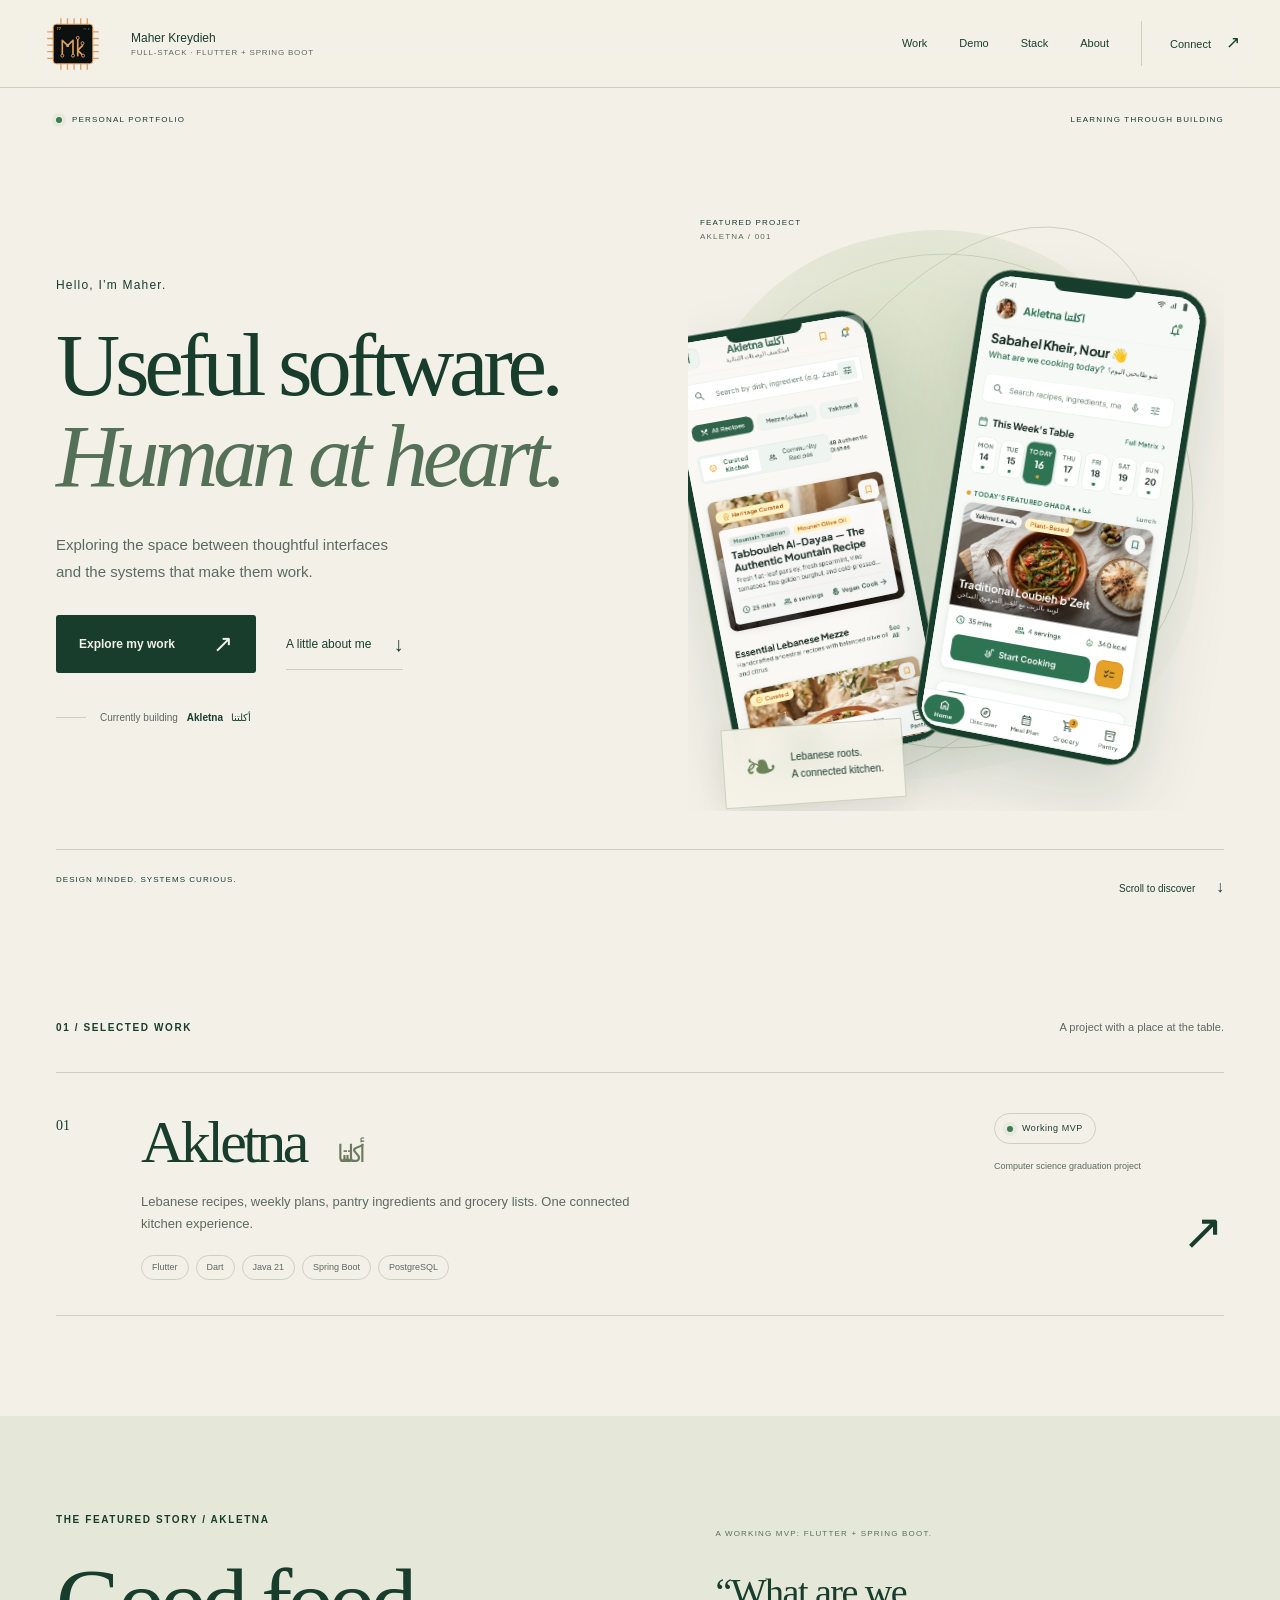
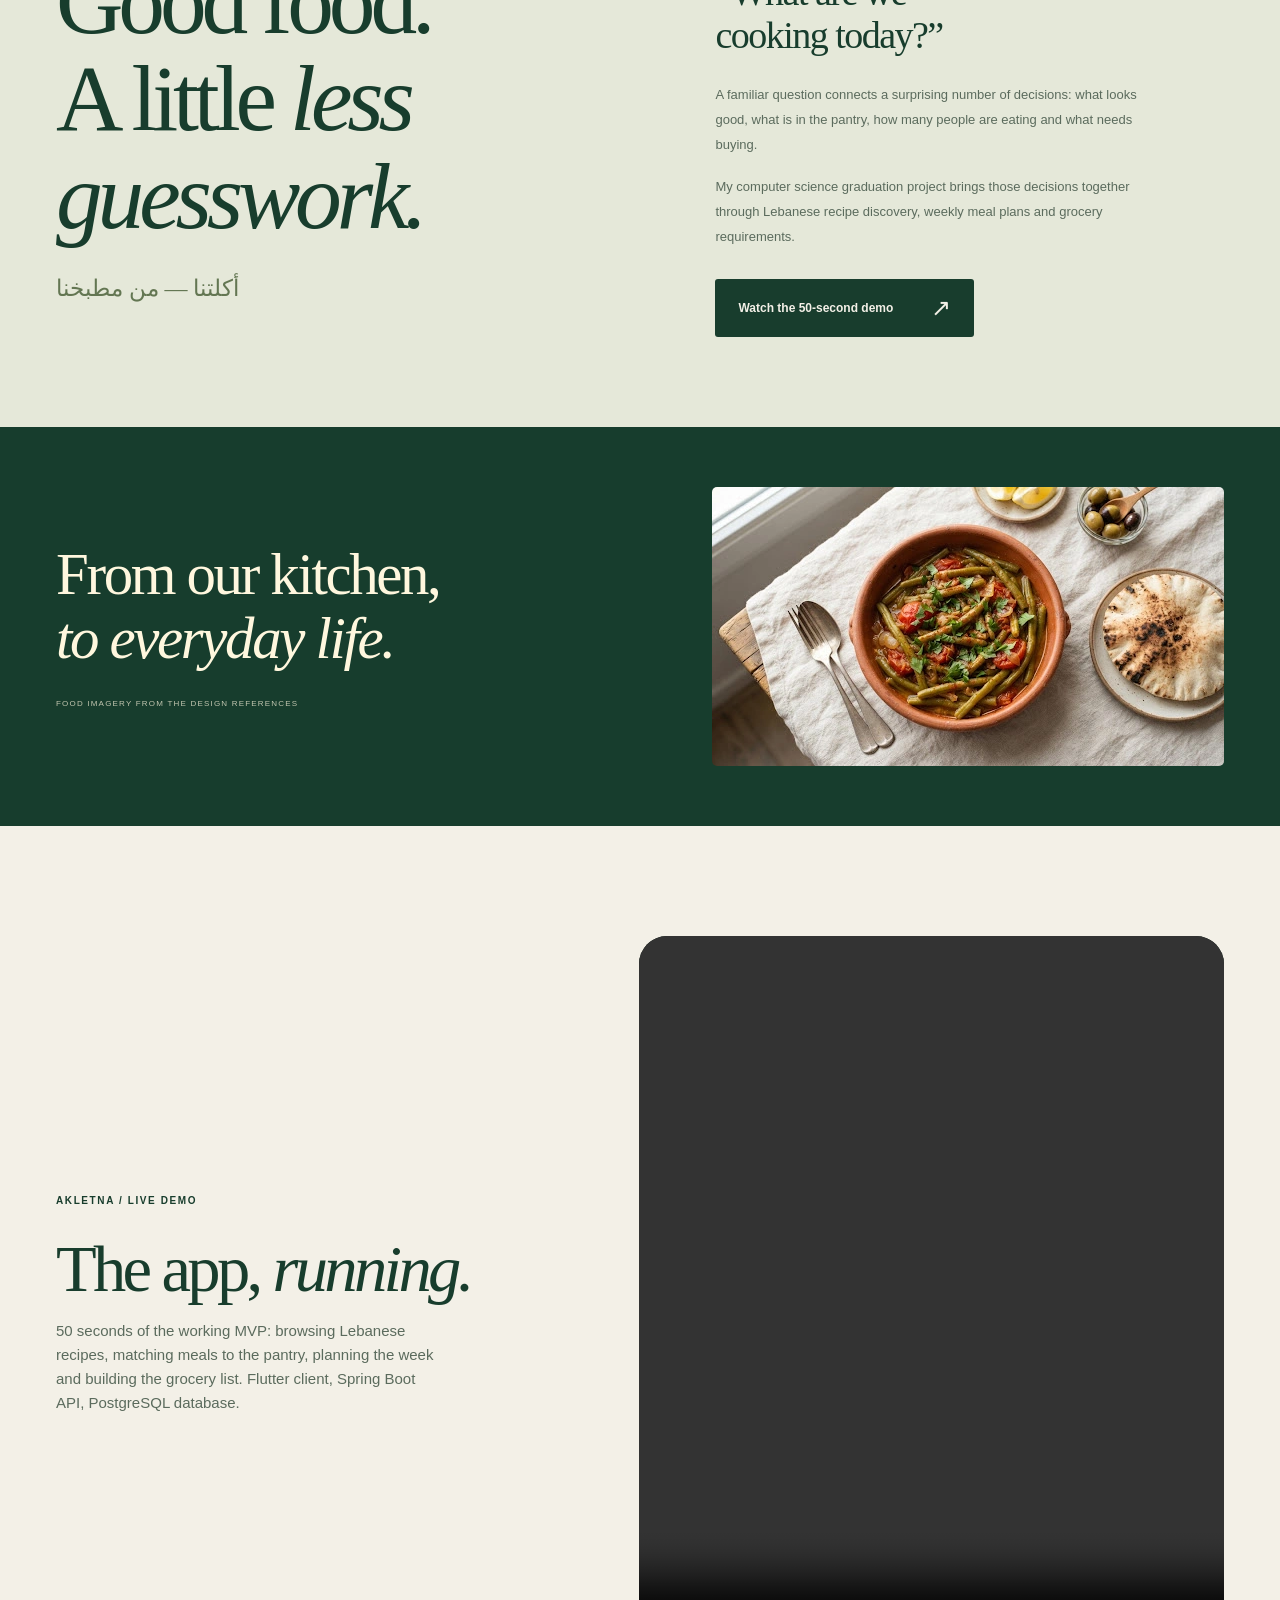
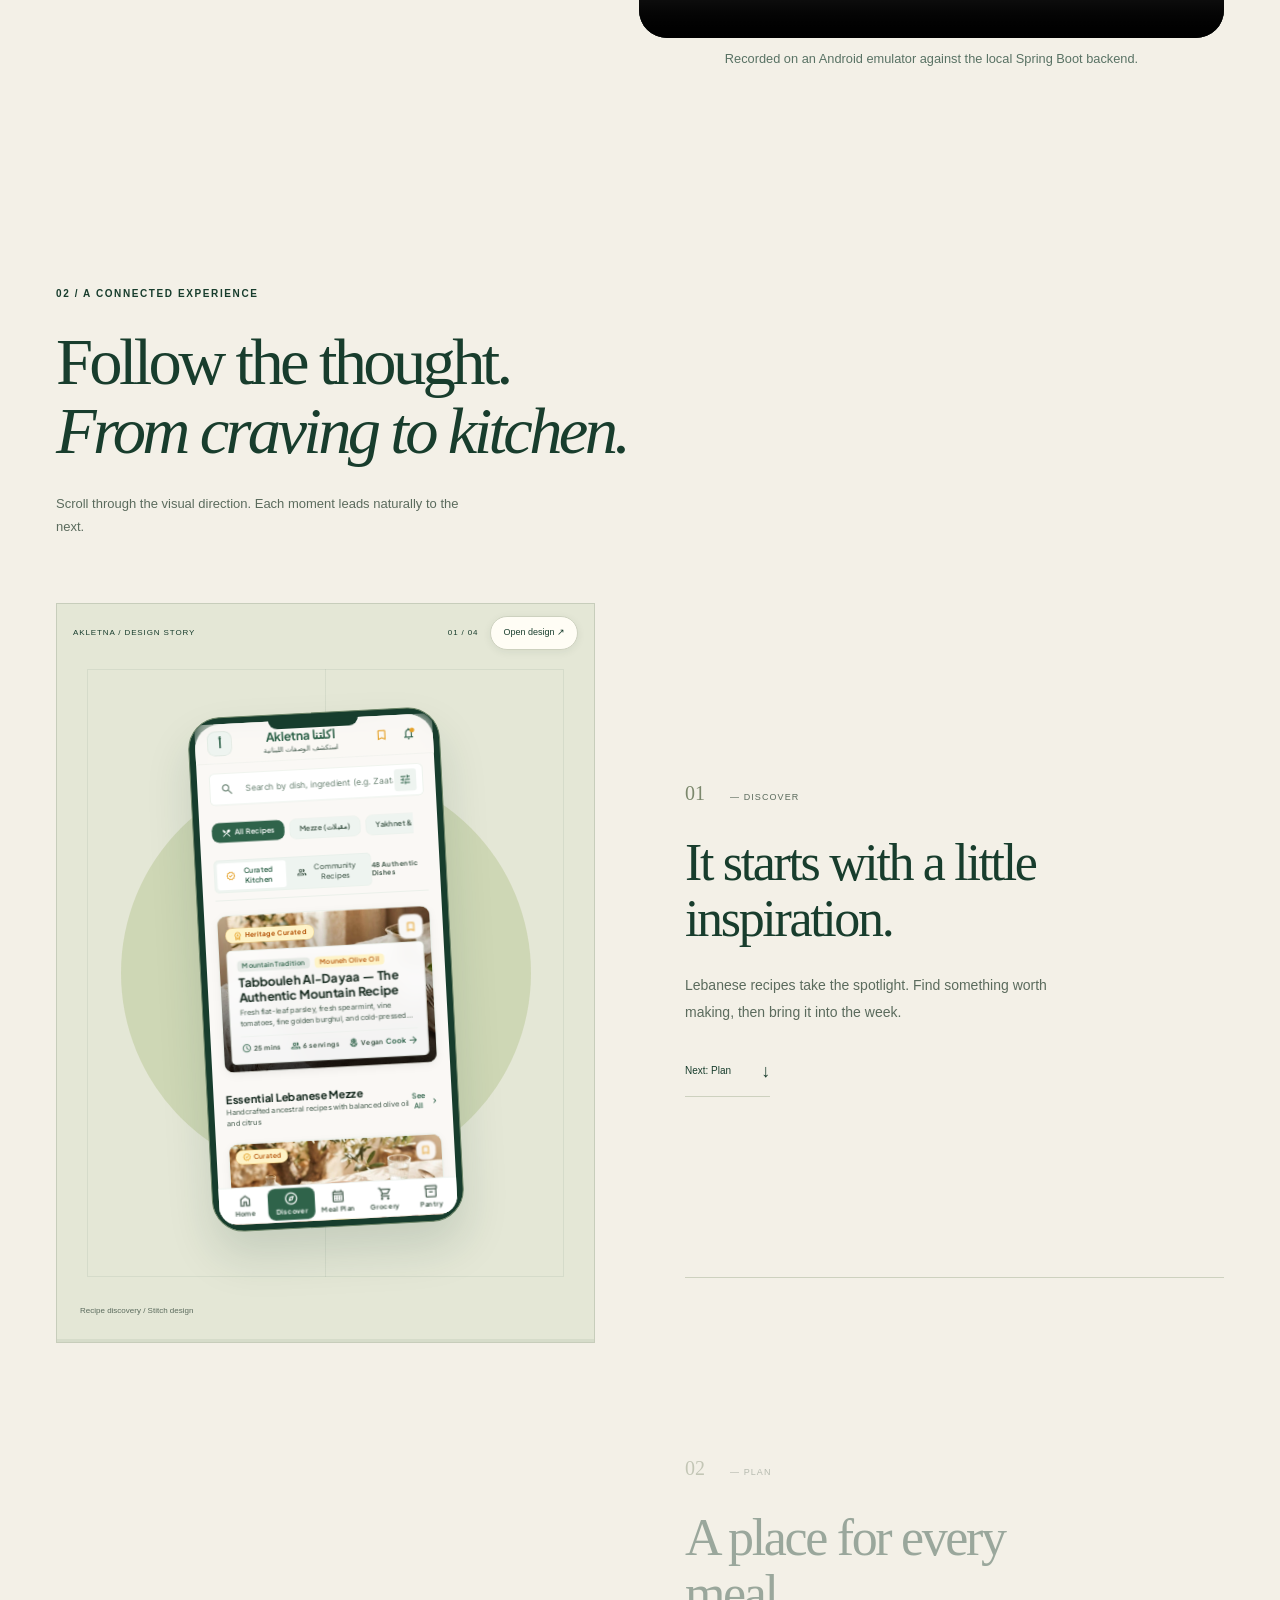
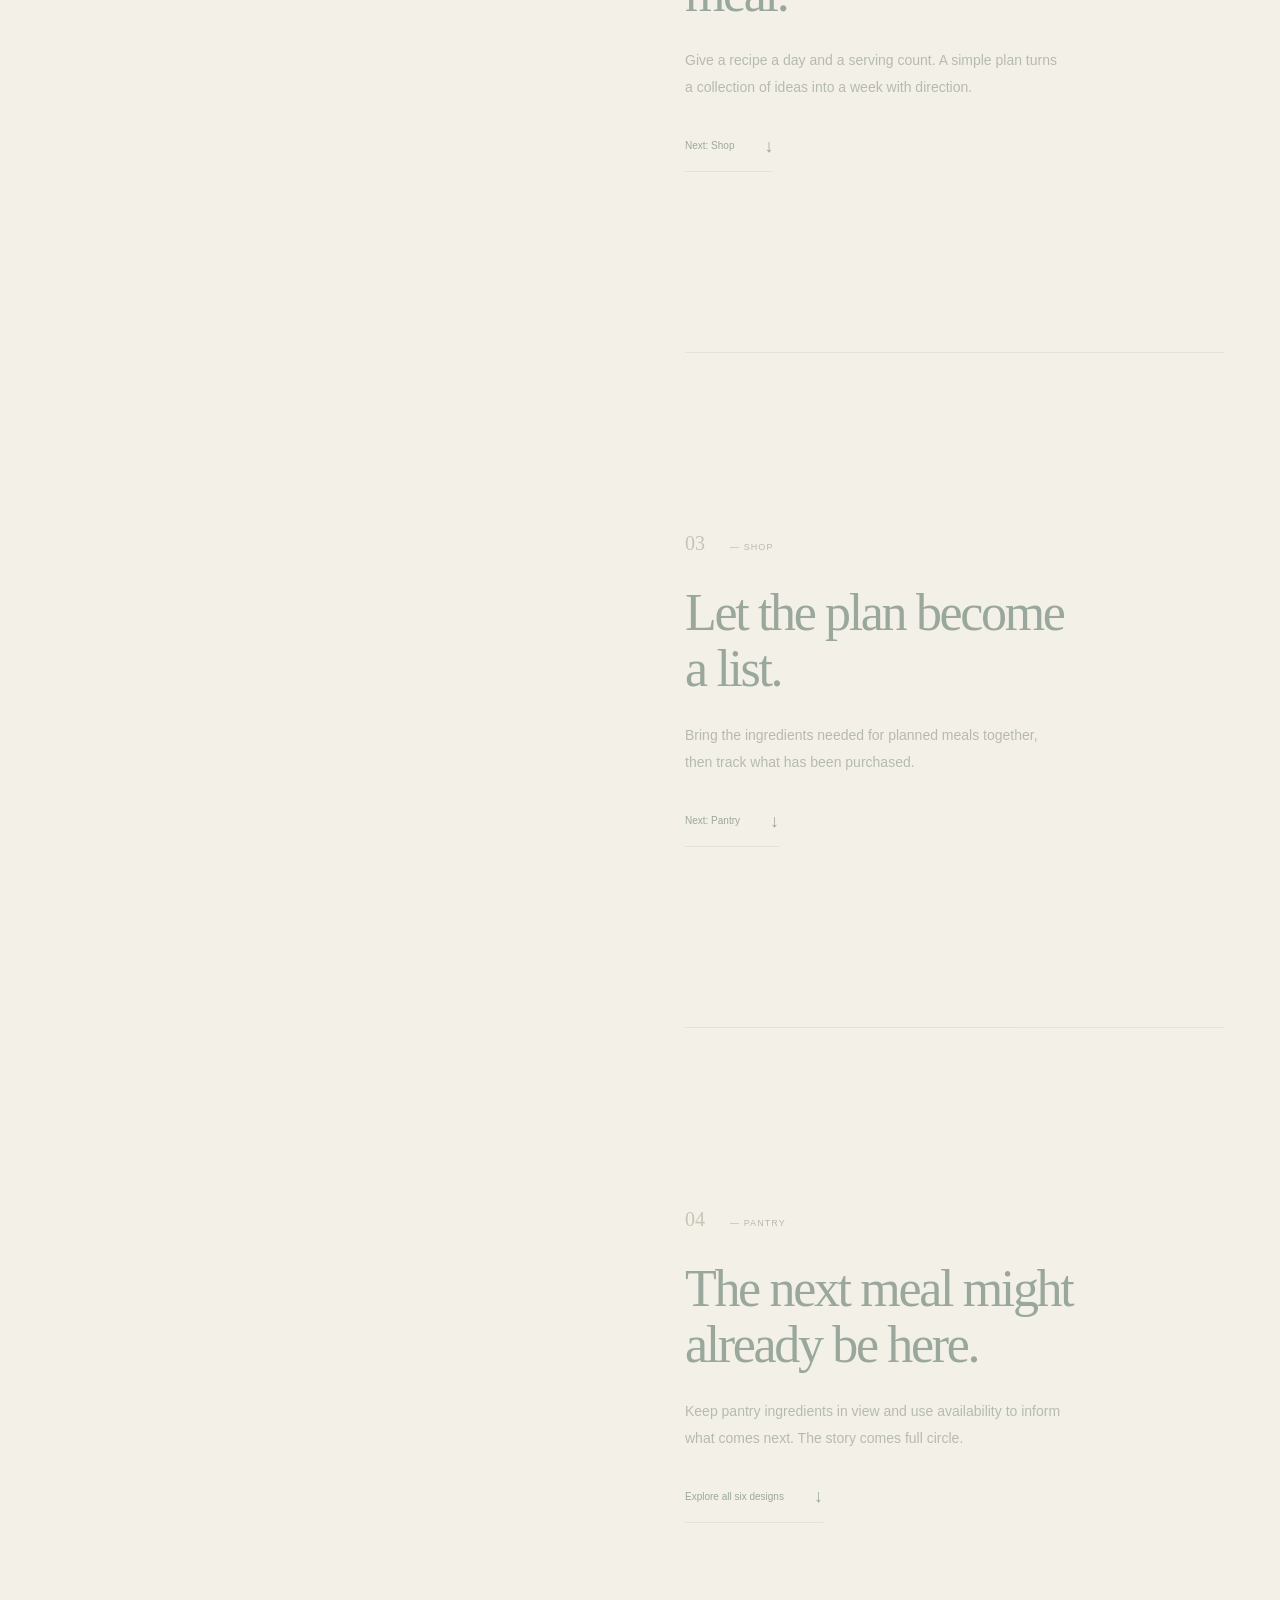
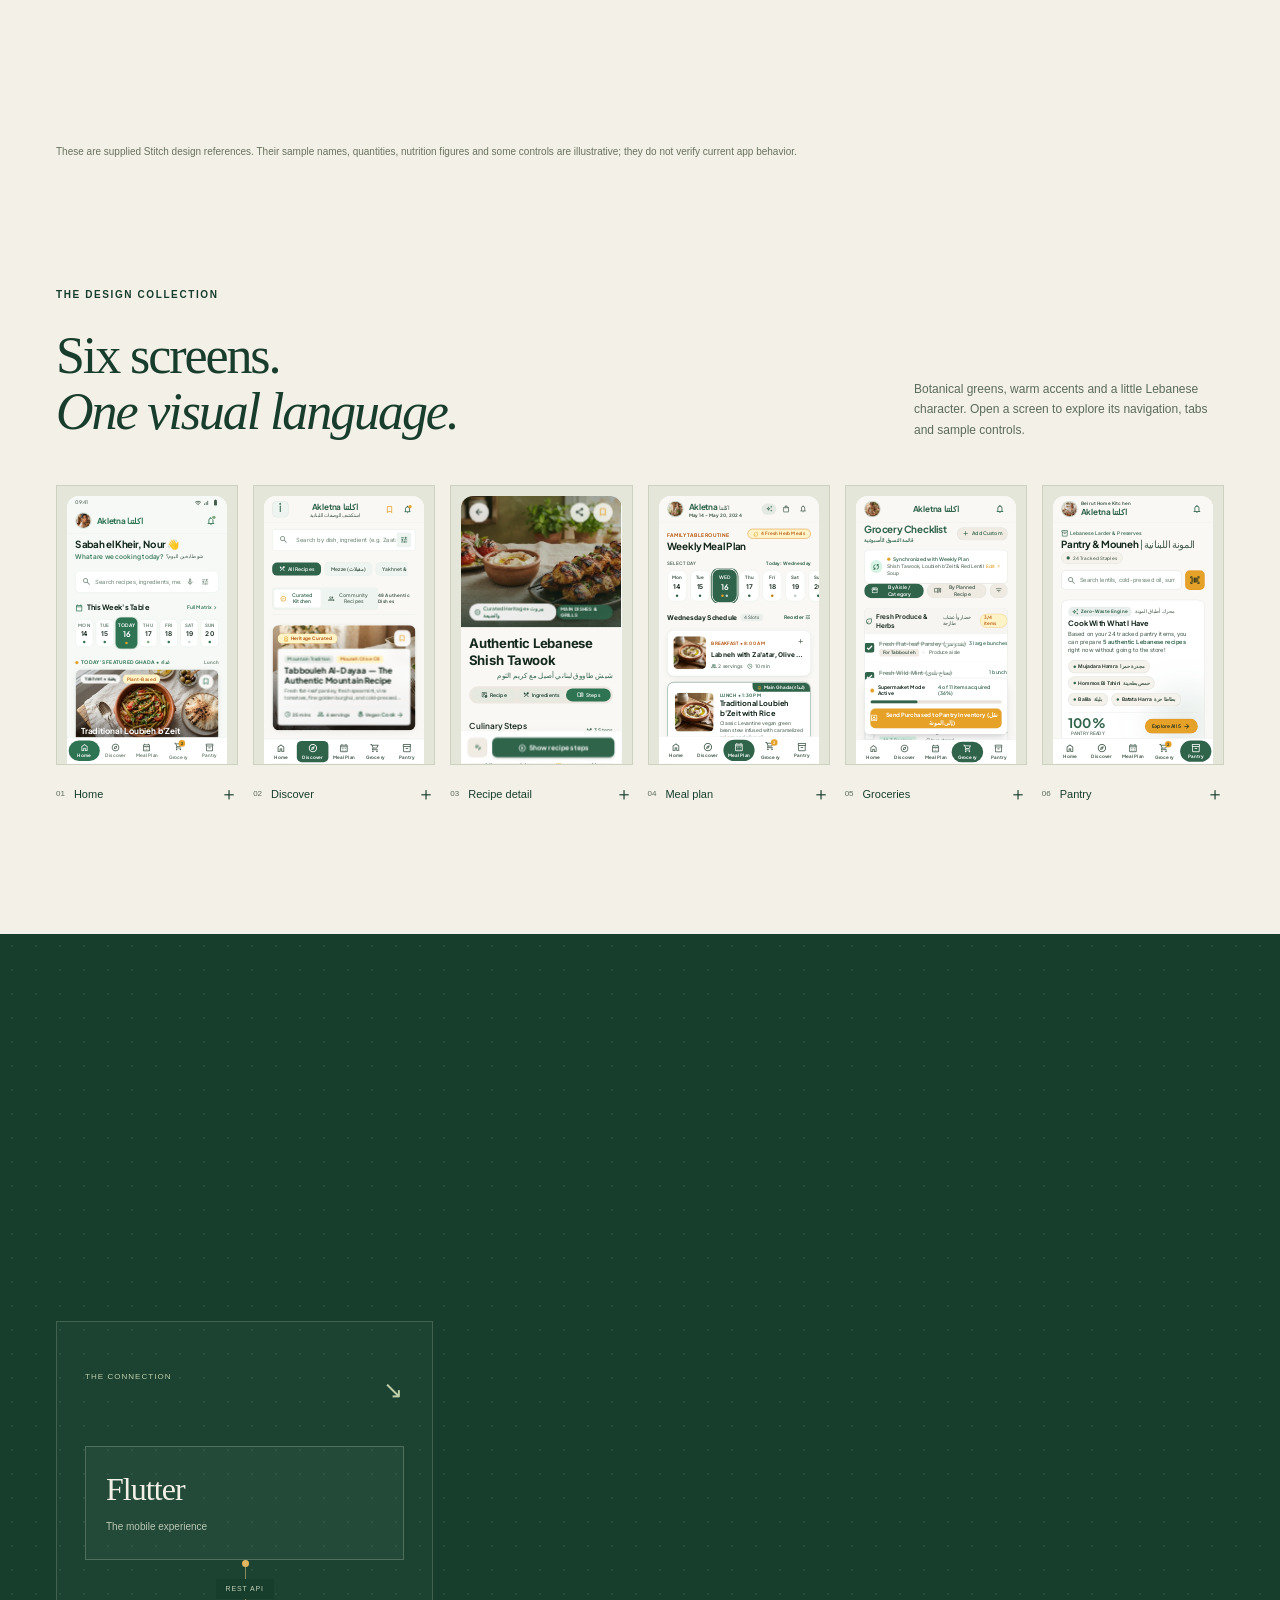
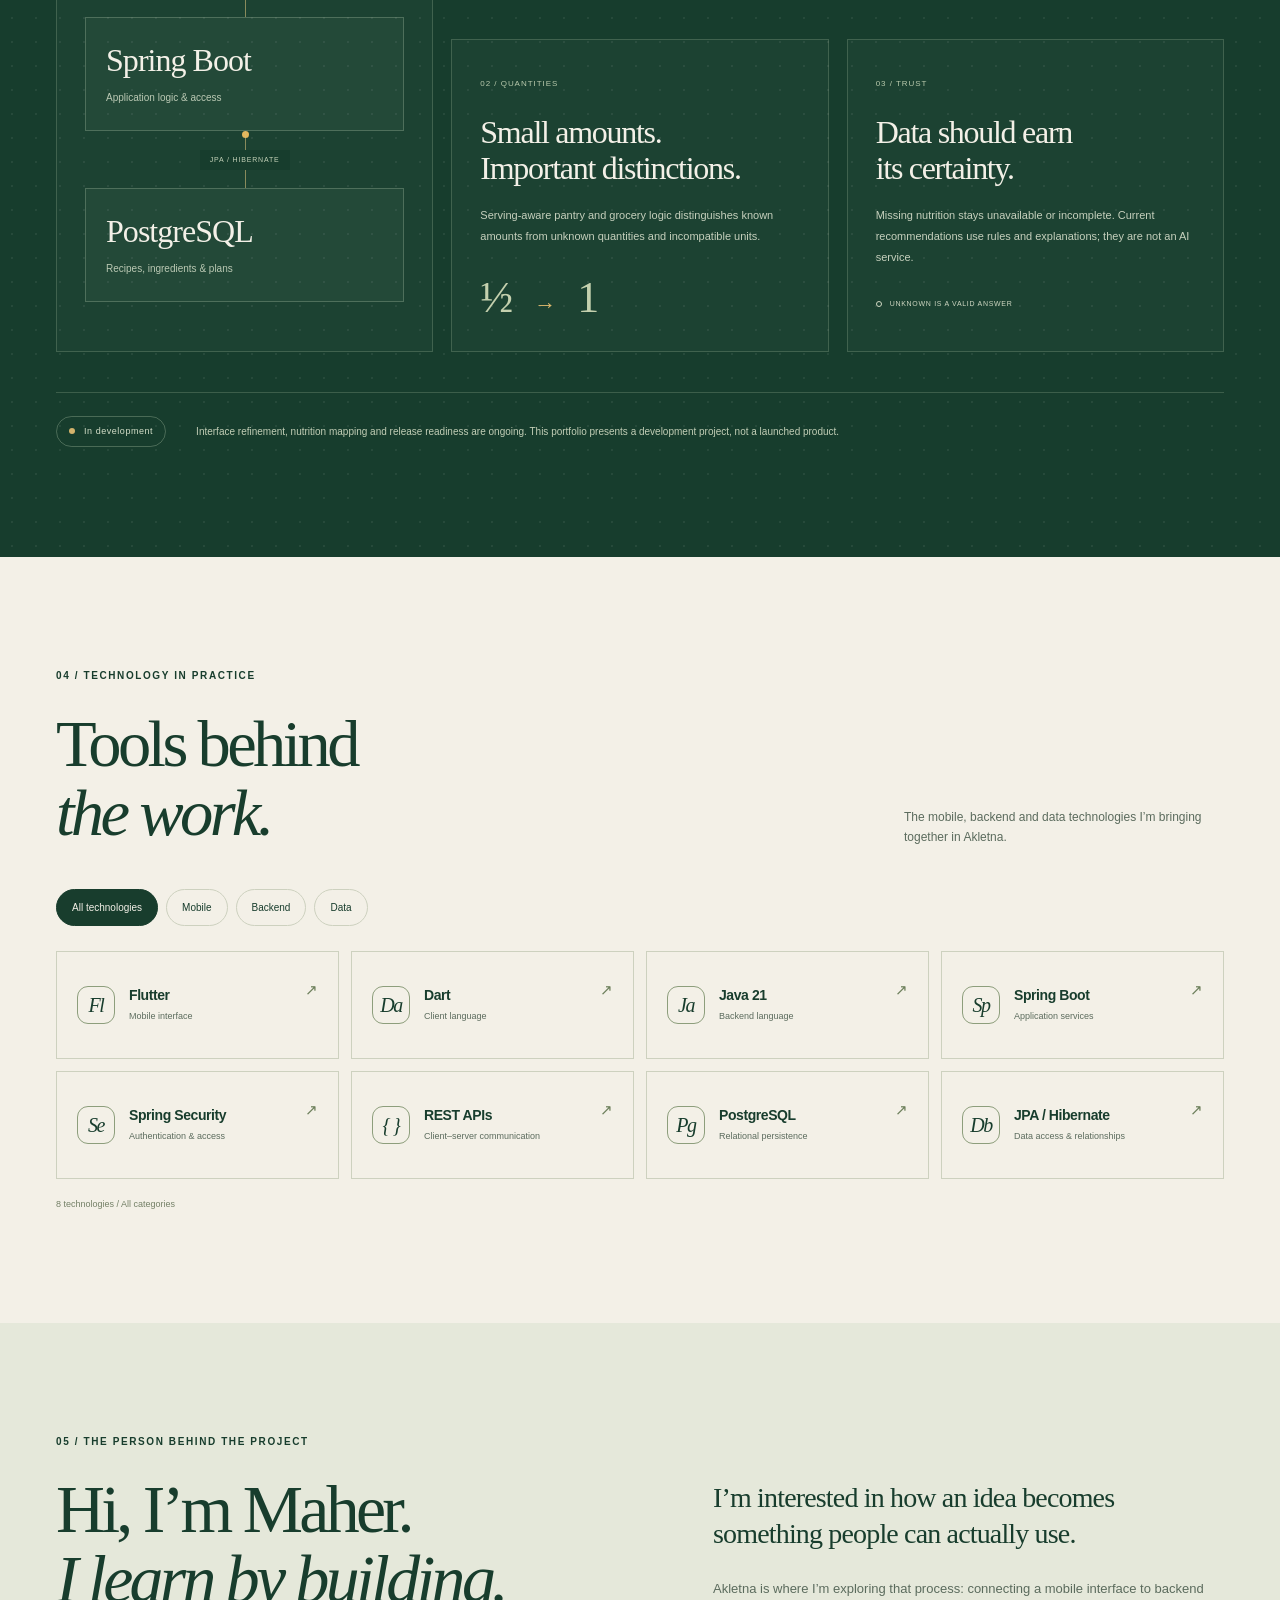
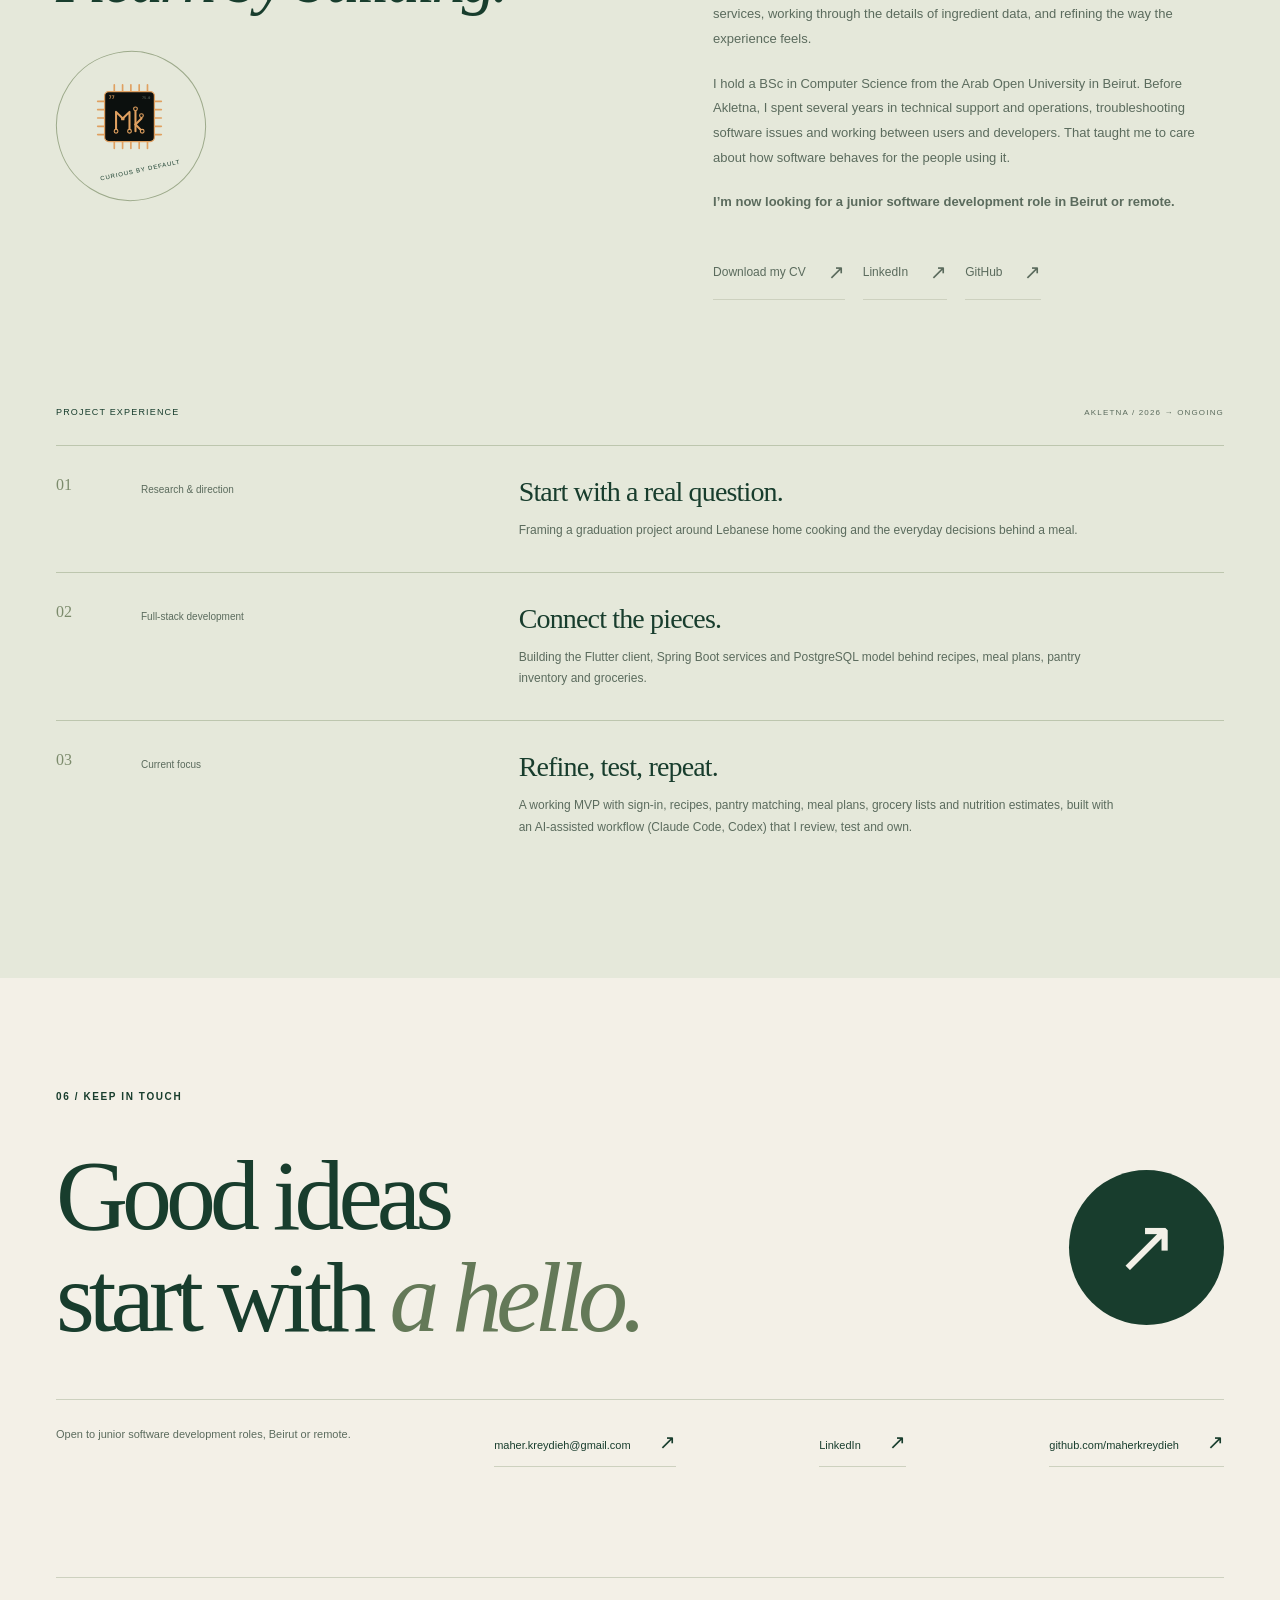
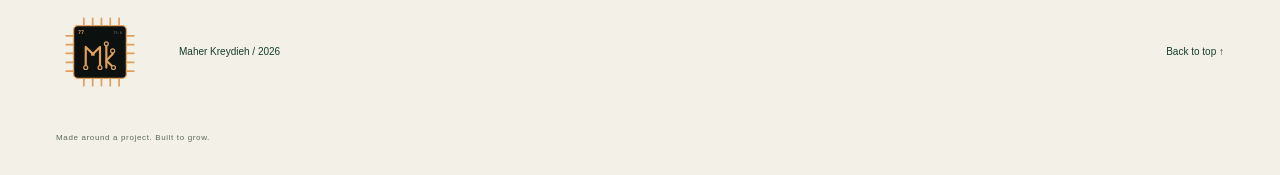
<file: index.html>
<!doctype html>
<html lang="en"><head><meta charset="utf-8"><meta name="viewport" content="width=device-width,initial-scale=1"><meta name="robots" content="index,follow"><meta name="theme-color" content="#173d2d"><meta name="description" content="Maher Kreydieh — selected software work. Explore Akletna, a Lebanese recipe and meal-planning graduation project."><title>Maher Kreydieh — Software, with a human touch.</title><link rel="icon" href="assets/mk-favicon.svg" type="image/svg+xml"><link rel="icon" href="assets/favicon-32.png" sizes="32x32" type="image/png"><link rel="apple-touch-icon" href="assets/apple-touch-icon-180.png"><link rel="stylesheet" href="experience.css"><script src="portfolio-data.js" defer></script><script src="experience.js" defer></script></head><body><a class="skip" href="#main">Skip to content</a><div id="site"></div><noscript><main style="padding:40px;font-family:system-ui"><h1>Maher Kreydieh</h1><p>Explore Akletna, a Lebanese recipe and meal-planning graduation project. Enable JavaScript to view the interactive portfolio.</p></main></noscript></body></html>
</file>
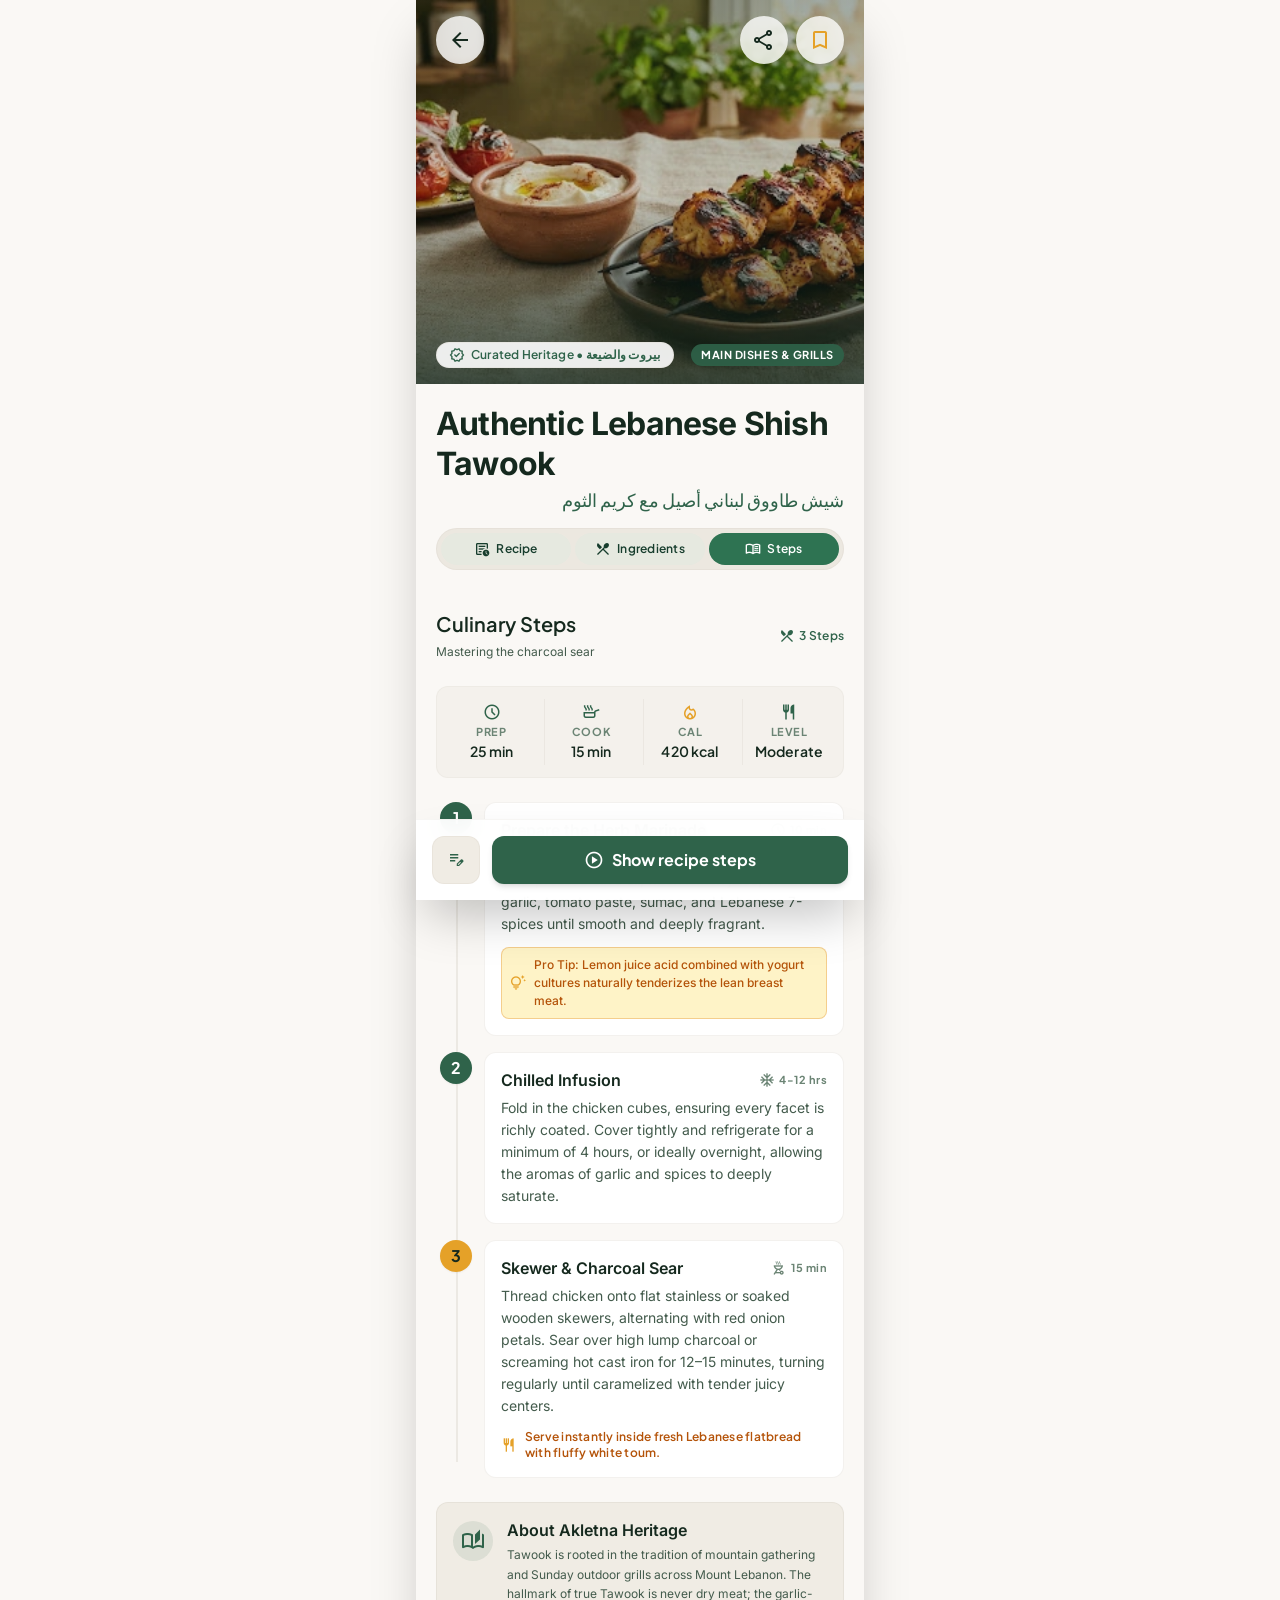
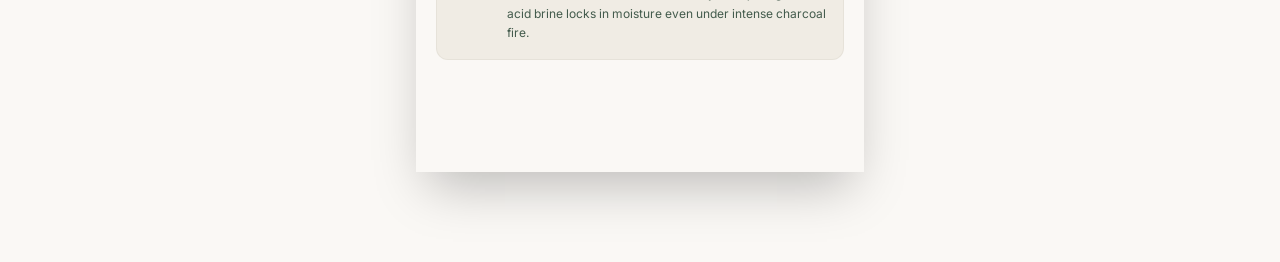
<file: stitch/detail.html>
<!DOCTYPE html><html class="light" lang="en" style=""><head>
<meta charset="utf-8">
<meta content="width=device-width, initial-scale=1.0" name="viewport">
<title>Akletna اكلتنا - Authentic Lebanese Shish Tawook</title>







<style>
    .material-symbols-outlined {
      font-variation-settings: 'FILL' 0, 'wght' 400, 'GRAD' 0, 'opsz' 24;
      display: inline-block;
      vertical-align: middle;
      line-height: 1;
    }
    .material-symbols-outlined.fill {
      font-variation-settings: 'FILL' 1;
    }
    .custom-scroll::-webkit-scrollbar {
      display: none;
    }
    .custom-scroll {
      -ms-overflow-style: none;
      scrollbar-width: none;
    }
  </style>
<style>
    body {
      min-height: max(884px, 100dvh);
    }
  </style>
<link rel="stylesheet" href="fonts.css"><link rel="stylesheet" href="detail.css"><link rel="stylesheet" href="interactive.css"><script src="interactive.js" defer></script></head>
<body data-screen="detail" class="bg-background text-on-surface antialiased selection:bg-primary selection:text-white">
<!-- Main View Container: Framed for Android Handheld / Mobile First -->
<div class="max-w-md mx-auto min-h-screen bg-background relative pb-28 shadow-2xl">
<!-- Hero Photography Container with Floating Overlays -->
<div class="relative w-full h-80 sm:h-96 overflow-hidden">
<img class="w-full h-full object-cover transform hover:scale-105 transition-transform duration-700 ease-out" data-alt="Close-up gourmet presentation of golden-charred Lebanese shish tawook chicken skewers arranged on natural rough linen tabletop. Skewers feature blistered charred tips, sprinkled vibrant red sumac, and fresh chopped parsley. Beside the chicken sits a handmade clay bowl of creamy white whipped garlic toum dip, charred red vine tomatoes, and thinly sliced red onions tossed with sumac and wild mint. Warm soft Mediterranean daylight fills the kitchen space with olive-hued earthy undertones." src="media/bbf3f655152c7473.webp" alt="Akletna Stitch design imagery" decoding="async">
<!-- Atmospheric Gradient Scrim -->
<div class="absolute inset-0 bg-gradient-to-t from-on-surface/80 via-on-surface/20 to-on-surface/40"></div>
<!-- Android Top Status & Action Bar Overlay -->
<div class="absolute top-0 inset-x-0 pt-4 px-margin flex items-center justify-between z-20">
<button aria-label="Navigate back" class="w-12 h-12 rounded-full bg-surface-container-lowest/80 backdrop-blur-md text-on-surface flex items-center justify-center shadow-md active:scale-95 transition-transform hover:bg-surface-container-lowest">
<span class="material-symbols-outlined">arrow_back</span>
</button>
<div class="flex items-center space-x-2">
<button aria-label="Share recipe" class="w-12 h-12 rounded-full bg-surface-container-lowest/80 backdrop-blur-md text-on-surface flex items-center justify-center shadow-md active:scale-95 transition-transform hover:bg-surface-container-lowest">
<span class="material-symbols-outlined">share</span>
</button>
<button aria-label="Bookmark dish" class="w-12 h-12 rounded-full bg-surface-container-lowest/80 backdrop-blur-md text-secondary flex items-center justify-center shadow-md active:scale-95 transition-transform hover:bg-surface-container-lowest" id="bookmark-btn">
<span class="material-symbols-outlined fill text-secondary" id="bookmark-icon">bookmark</span>
</button>
</div>
</div>
<!-- Floating Origin Pill on Image -->
<div class="absolute bottom-4 left-margin right-margin flex items-center justify-between z-10">
<div class="inline-flex items-center gap-1.5 px-3 py-1 rounded-full bg-surface-container-lowest/90 backdrop-blur-md border border-outline-variant/30 text-primary">
<span class="material-symbols-outlined text-title-md fill text-primary">verified</span>
<span class="font-label-md text-label-md font-semibold">Curated Heritage • بيروت والضيعة</span>
</div>
<span class="px-2.5 py-1 rounded-full bg-primary/90 text-white font-label-sm text-label-sm uppercase tracking-wider backdrop-blur-sm">
          Main Dishes &amp; Grills
        </span>
</div>
</div>
<!-- Dish Header & Title Section -->
<div class="px-margin pt-5 pb-4 bg-background">
<div class="flex flex-col gap-1">
<h1 class="font-headline-lg-mobile text-display-lg-mobile text-on-surface tracking-tight">
          Authentic Lebanese Shish Tawook
        </h1>
<p class="font-title-lg text-title-lg text-primary font-medium tracking-normal" dir="rtl">
          شيش طاووق لبناني أصيل مع كريم الثوم
        </p>
</div>
<div class="mt-4 p-1 rounded-full bg-surface-container-high border border-outline-variant/30 flex items-center gap-1" id="recipe-tab-bar"><button class="flex-1 py-2 px-3 rounded-full text-center font-label-md text-label-md transition-all duration-200 text-on-surface-variant hover:text-on-surface flex items-center justify-center gap-1.5" id="tab-btn-recipe" type="button"><span class="material-symbols-outlined text-title-md">overview</span><span class="">Recipe</span></button><button class="flex-1 py-2 px-3 rounded-full text-center font-label-md text-label-md transition-all duration-200 text-on-surface-variant hover:text-on-surface flex items-center justify-center gap-1.5" id="tab-btn-ingredients" type="button"><span class="material-symbols-outlined text-title-md">local_dining</span><span class="">Ingredients</span></button><button class="flex-1 py-2 px-3 rounded-full text-center font-label-md text-label-md transition-all duration-200 bg-primary text-white font-semibold shadow-xs flex items-center justify-center gap-1.5" id="tab-btn-steps" type="button"><span class="material-symbols-outlined text-title-md">menu_book</span><span class="">Steps</span></button></div>
<!-- Sensory Metadata Horizontal Reel -->
<div class="tab-pane mt-4 space-y-4 hidden" id="tab-content-recipe"><p class="font-body-md text-body-md text-on-surface-variant leading-relaxed">Succulent chicken skewers tenderized in cold-pressed virgin olive oil, garlic paste, creamy Lebanese laban, and warm spices, charred over smoking grills. Served with authentic whipped white garlic toum.</p><div class="p-4 rounded-xl bg-surface-container-low border border-outline-variant/30"><div class="flex items-center justify-between mb-3"><div class="flex items-center gap-2"><span class="material-symbols-outlined text-primary text-title-lg">nutrition</span><span class="font-title-md text-title-md text-on-surface font-semibold">Nutritional Profile</span></div><span class="font-label-sm text-label-sm text-primary font-bold bg-primary-fixed px-2 py-0.5 rounded">Design sample</span></div><div class="grid grid-cols-4 gap-2 text-center"><div class="p-2.5 rounded-lg bg-surface-container-lowest border border-outline-variant/20"><span class="font-label-sm text-label-sm text-outline block">Protein</span><span class="font-headline-sm text-headline-sm font-bold text-primary" id="nutr-pro">48</span><span class="font-body-sm text-body-sm text-on-surface-variant">grams</span></div><div class="p-2.5 rounded-lg bg-surface-container-lowest border border-outline-variant/20"><span class="font-label-sm text-label-sm text-outline block">Fibre</span><span class="font-headline-sm text-headline-sm font-bold text-on-surface" id="nutr-cal">42</span><span class="font-body-sm text-body-sm text-on-surface-variant">grams</span></div><div class="p-2.5 rounded-lg bg-surface-container-lowest border border-outline-variant/20"><span class="font-label-sm text-label-sm text-outline block">Carbs</span><span class="font-headline-sm text-headline-sm font-bold text-tertiary" id="nutr-carb">6</span><span class="font-body-sm text-body-sm text-on-surface-variant">grams</span></div><div class="p-2.5 rounded-lg bg-surface-container-lowest border border-outline-variant/20"><span class="font-label-sm text-label-sm text-outline block">Fats</span><span class="font-headline-sm text-headline-sm font-bold text-secondary" id="nutr-fat">22</span><span class="font-body-sm text-body-sm text-on-surface-variant">grams</span></div></div><p class="mt-2 text-center font-body-sm text-body-sm text-on-surface-variant italic">Calculated per standard 2-skewer portion with authentic toum and charred side garnishes.</p></div><div class="grid grid-cols-1 gap-2.5"><button class="h-12 w-full rounded-xl bg-primary text-white font-label-lg text-label-lg flex items-center justify-center gap-2 active:scale-95 transition-transform shadow-sm hover:brightness-105"><span class="material-symbols-outlined">calendar_month</span><span class="">Add to Meal Plan</span></button></div></div>
<!-- Quick Dual Primary Action Bar -->
</div>
<!-- Interactive Servings Counter & Scaler -->
<div class="tab-pane px-margin mt-4 space-y-4 hidden" id="tab-content-ingredients"><div class="p-4 rounded-xl bg-surface-container-lowest border border-outline-variant/30 flex items-center justify-between shadow-xs"><div><span class="font-title-md text-title-md text-on-surface block font-semibold">Portions &amp; Yield</span><span class="font-body-sm text-body-sm text-on-surface-variant">Auto-scales ingredient weights</span></div><div class="inline-flex items-center bg-surface-container-high rounded-full p-1"><button class="w-9 h-9 rounded-full bg-surface-container-lowest text-on-surface flex items-center justify-center shadow-xs active:scale-90 transition-transform"><span class="material-symbols-outlined text-title-md">remove</span></button><span class="font-headline-sm text-headline-sm px-4 font-bold text-on-surface min-w-[2.5rem] text-center" id="servings-display">4</span><button class="w-9 h-9 rounded-full bg-surface-container-lowest text-on-surface flex items-center justify-center shadow-xs active:scale-90 transition-transform"><span class="material-symbols-outlined text-title-md">add</span></button></div></div><button class="h-12 w-full rounded-xl border-2 border-secondary text-secondary bg-surface-container-lowest font-label-lg text-label-lg flex items-center justify-center gap-2 active:scale-95 transition-transform hover:bg-secondary-container/50 shadow-xs"><span class="material-symbols-outlined">add_shopping_cart</span><span class="">Add Missing to Grocery</span></button><div><div class="flex items-center justify-between mb-3"><div><h2 class="font-headline-sm text-headline-sm text-on-surface">Pantry &amp; Ingredients</h2><span class="font-body-sm text-body-sm text-on-surface-variant">5 ready in your pantry • 2 missing</span></div><button class="font-label-md text-label-md text-primary flex items-center gap-1 active:scale-95 transition-transform font-semibold"><span class="material-symbols-outlined text-title-md">tune</span> Filter</button></div><div class="space-y-2.5"><div class="p-3.5 rounded-xl bg-surface-container-lowest border border-outline-variant/30 flex items-center justify-between gap-3 shadow-xs"><div class="flex items-center gap-3"><input checked="" class="w-6 h-6 rounded-md text-primary focus:ring-primary border-outline-variant cursor-pointer transition-colors" type="checkbox"><div><span class="font-title-md text-title-md text-on-surface font-semibold block">Fresh Chicken Breast</span><span class="font-body-sm text-body-sm text-on-surface-variant"><span class="ingredient-amt" data-base="800">800</span>g, cubed into bite-sized chunks</span></div></div><span class="inline-flex items-center gap-1 px-2.5 py-1 rounded-full bg-primary-fixed text-primary font-label-sm text-label-sm font-semibold"><span class="material-symbols-outlined text-label-lg">check_circle</span> In Pantry</span></div><div class="p-3.5 rounded-xl bg-surface-container-lowest border border-outline-variant/30 flex items-center justify-between gap-3 shadow-xs"><div class="flex items-center gap-3"><input checked="" class="w-6 h-6 rounded-md text-primary focus:ring-primary border-outline-variant cursor-pointer transition-colors" type="checkbox"><div><span class="font-title-md text-title-md text-on-surface font-semibold block">Garlic Cloves (ثوم بلدي)</span><span class="font-body-sm text-body-sm text-on-surface-variant"><span class="ingredient-amt" data-base="8">8</span> cloves, crushed with sea salt</span></div></div><span class="inline-flex items-center gap-1 px-2.5 py-1 rounded-full bg-primary-fixed text-primary font-label-sm text-label-sm font-semibold"><span class="material-symbols-outlined text-label-lg">check_circle</span> In Pantry</span></div><div class="p-3.5 rounded-xl bg-secondary-container/60 border border-secondary/40 flex items-center justify-between gap-3 shadow-xs"><div class="flex items-center gap-3"><input class="w-6 h-6 rounded-md text-secondary focus:ring-secondary border-secondary cursor-pointer transition-colors" type="checkbox"><div><span class="font-title-md text-title-md text-on-surface font-semibold block">Plain Lebanese / Greek Yogurt</span><span class="font-body-sm text-body-sm text-on-surface-variant"><span class="ingredient-amt" data-base="0.5">0.5</span> cup, whole milk for tenderizing</span></div></div><button class="inline-flex items-center gap-1 px-3 py-1.5 rounded-full bg-secondary text-on-secondary font-label-sm text-label-sm active:scale-95 transition-transform shadow-xs font-semibold"><span class="material-symbols-outlined text-label-md">add_shopping_cart</span> Missing</button></div><div class="p-3.5 rounded-xl bg-surface-container-lowest border border-outline-variant/30 flex items-center justify-between gap-3 shadow-xs"><div class="flex items-center gap-3"><input checked="" class="w-6 h-6 rounded-md text-primary focus:ring-primary border-outline-variant cursor-pointer transition-colors" type="checkbox"><div><span class="font-title-md text-title-md text-on-surface font-semibold block">Cold-Pressed Virgin Olive Oil</span><span class="font-body-sm text-body-sm text-on-surface-variant"><span class="ingredient-amt" data-base="3">3</span> tbsp (Koura Valley harvest)</span></div></div><span class="inline-flex items-center gap-1 px-2.5 py-1 rounded-full bg-primary-fixed text-primary font-label-sm text-label-sm font-semibold"><span class="material-symbols-outlined text-label-lg">check_circle</span> In Pantry</span></div><div class="p-3.5 rounded-xl bg-surface-container-lowest border border-outline-variant/30 flex items-center justify-between gap-3 shadow-xs"><div class="flex items-center gap-3"><input checked="" class="w-6 h-6 rounded-md text-primary focus:ring-primary border-outline-variant cursor-pointer transition-colors" type="checkbox"><div><span class="font-title-md text-title-md text-on-surface font-semibold block">Fresh Lemon Juice</span><span class="font-body-sm text-body-sm text-on-surface-variant"><span class="ingredient-amt" data-base="0.25">0.25</span> cup, freshly squeezed</span></div></div><span class="inline-flex items-center gap-1 px-2.5 py-1 rounded-full bg-primary-fixed text-primary font-label-sm text-label-sm font-semibold"><span class="material-symbols-outlined text-label-lg">check_circle</span> In Pantry</span></div><div class="p-3.5 rounded-xl bg-surface-container-lowest border border-outline-variant/30 flex items-center justify-between gap-3 shadow-xs"><div class="flex items-center gap-3"><input checked="" class="w-6 h-6 rounded-md text-primary focus:ring-primary border-outline-variant cursor-pointer transition-colors" type="checkbox"><div><span class="font-title-md text-title-md text-on-surface font-semibold block">Ground Sumac &amp; 7-Spices (سبع بهارات)</span><span class="font-body-sm text-body-sm text-on-surface-variant"><span class="ingredient-amt" data-base="1">1</span> tbsp blended with white pepper &amp; oregano</span></div></div><span class="inline-flex items-center gap-1 px-2.5 py-1 rounded-full bg-primary-fixed text-primary font-label-sm text-label-sm font-semibold"><span class="material-symbols-outlined text-label-lg">check_circle</span> In Pantry</span></div><div class="p-3.5 rounded-xl bg-secondary-container/60 border border-secondary/40 flex items-center justify-between gap-3 shadow-xs"><div class="flex items-center gap-3"><input class="w-6 h-6 rounded-md text-secondary focus:ring-secondary border-secondary cursor-pointer transition-colors" type="checkbox"><div><span class="font-title-md text-title-md text-on-surface font-semibold block">Concentrated Tomato Paste</span><span class="font-body-sm text-body-sm text-on-surface-variant"><span class="ingredient-amt" data-base="1">1</span> tbsp for golden reddish char</span></div></div><button class="inline-flex items-center gap-1 px-3 py-1.5 rounded-full bg-secondary text-on-secondary font-label-sm text-label-sm active:scale-95 transition-transform shadow-xs font-semibold"><span class="material-symbols-outlined text-label-md">add_shopping_cart</span> Missing</button></div></div></div></div>
<!-- Verified Nutrition Panel (Bento Modern Card) -->
<!-- Ingredients Checklist with Smart Pantry Status Match -->
<!-- Step-by-Step Cooking Instructions Section -->
<div class="tab-pane px-margin mt-6 space-y-6" id="tab-content-steps"><div class="flex items-center justify-between mb-2"><div><h2 class="font-headline-sm text-headline-sm text-on-surface">Culinary Steps</h2><span class="font-body-sm text-body-sm text-on-surface-variant">Mastering the charcoal sear</span></div><div class="flex items-center gap-1 text-primary"><span class="material-symbols-outlined text-title-md">restaurant_menu</span><span class="font-label-md text-label-md font-semibold">3 Steps</span></div></div><div class="grid grid-cols-4 gap-1.5 py-3 px-2 rounded-xl bg-surface-container-low border border-outline-variant/20 text-center mb-4 items-center"><div class="flex flex-col items-center justify-center p-1"><span class="material-symbols-outlined text-primary text-title-lg mb-1">schedule</span><span class="font-label-sm text-label-sm text-outline uppercase tracking-wider mb-0.5">PREP</span><span class="font-label-lg text-label-lg text-on-surface font-semibold">25 min</span></div><div class="flex flex-col items-center justify-center p-1 border-l border-outline-variant/30"><span class="material-symbols-outlined text-primary text-title-lg mb-1">skillet</span><span class="font-label-sm text-label-sm text-outline uppercase tracking-wider mb-0.5">COOK</span><span class="font-label-lg text-label-lg text-on-surface font-semibold">15 min</span></div><div class="flex flex-col items-center justify-center p-1 border-l border-outline-variant/30"><span class="material-symbols-outlined text-secondary text-title-lg mb-1">local_fire_department</span><span class="font-label-sm text-label-sm text-outline uppercase tracking-wider mb-0.5">CAL</span><span class="font-label-lg text-label-lg text-on-surface font-semibold">420 kcal</span></div><div class="flex flex-col items-center justify-center p-1 border-l border-outline-variant/30"><span class="material-symbols-outlined text-primary text-title-lg mb-1">restaurant</span><span class="font-label-sm text-label-sm text-outline uppercase tracking-wider mb-0.5">LEVEL</span><span class="font-label-lg text-label-lg text-on-surface font-semibold">Moderate</span></div></div><div class="space-y-4 relative before:absolute before:left-5 before:top-4 before:bottom-4 before:w-0.5 before:bg-outline-variant/40"><div class="relative pl-12"><div class="absolute left-1 top-0 w-8 h-8 rounded-full bg-primary text-white font-headline-sm text-title-md flex items-center justify-center font-bold shadow-sm">1</div><div class="p-4 rounded-xl bg-surface-container-lowest border border-outline-variant/30 shadow-xs"><div class="flex items-center justify-between mb-1.5"><span class="font-title-md text-title-md text-on-surface font-semibold">Prepare the Herb Marinade</span><span class="font-label-sm text-label-sm text-outline flex items-center gap-1"><span class="material-symbols-outlined text-title-md">schedule</span> 10 min</span></div><p class="font-body-md text-body-md text-on-surface-variant">In a wide ceramic dish, vigorously whisk yogurt, cold-pressed olive oil, fresh lemon juice, crushed garlic, tomato paste, sumac, and Lebanese 7-spices until smooth and deeply fragrant.</p><div class="mt-3 flex items-center gap-2 p-2 rounded-lg bg-accent-spice-container border border-accent-spice-border/30 text-accent-spice-text text-body-sm font-medium"><span class="material-symbols-outlined text-title-md text-accent-spice">tips_and_updates</span><span class="">Pro Tip: Lemon juice acid combined with yogurt cultures naturally tenderizes the lean breast meat.</span></div></div></div><div class="relative pl-12"><div class="absolute left-1 top-0 w-8 h-8 rounded-full bg-primary text-white font-headline-sm text-title-md flex items-center justify-center font-bold shadow-sm">2</div><div class="p-4 rounded-xl bg-surface-container-lowest border border-outline-variant/30 shadow-xs"><div class="flex items-center justify-between mb-1.5"><span class="font-title-md text-title-md text-on-surface font-semibold">Chilled Infusion</span><span class="font-label-sm text-label-sm text-outline flex items-center gap-1"><span class="material-symbols-outlined text-title-md">ac_unit</span> 4-12 hrs</span></div><p class="font-body-md text-body-md text-on-surface-variant">Fold in the chicken cubes, ensuring every facet is richly coated. Cover tightly and refrigerate for a minimum of 4 hours, or ideally overnight, allowing the aromas of garlic and spices to deeply saturate.</p></div></div><div class="relative pl-12"><div class="absolute left-1 top-0 w-8 h-8 rounded-full bg-secondary text-on-secondary font-headline-sm text-title-md flex items-center justify-center font-bold shadow-sm">3</div><div class="p-4 rounded-xl bg-surface-container-lowest border border-outline-variant/30 shadow-xs"><div class="flex items-center justify-between mb-1.5"><span class="font-title-md text-title-md text-on-surface font-semibold">Skewer &amp; Charcoal Sear</span><span class="font-label-sm text-label-sm text-outline flex items-center gap-1"><span class="material-symbols-outlined text-title-md">outdoor_grill</span> 15 min</span></div><p class="font-body-md text-body-md text-on-surface-variant">Thread chicken onto flat stainless or soaked wooden skewers, alternating with red onion petals. Sear over high lump charcoal or screaming hot cast iron for 12–15 minutes, turning regularly until caramelized with tender juicy centers.</p><div class="mt-3 flex items-center gap-2 text-accent-spice-text font-label-md text-label-md font-semibold"><span class="material-symbols-outlined text-title-md text-secondary">restaurant</span><span class="">Serve instantly inside fresh Lebanese flatbread with fluffy white toum.</span></div></div></div></div><div class="p-4 rounded-xl bg-surface-container border border-outline-variant/40 flex gap-3.5 items-start shadow-xs"><div class="w-10 h-10 rounded-full bg-primary/10 text-primary flex-shrink-0 flex items-center justify-center mt-0.5"><span class="material-symbols-outlined">auto_stories</span></div><div><h3 class="font-title-md text-title-md text-on-surface font-semibold">About Akletna Heritage</h3><p class="mt-1 font-body-sm text-body-sm text-on-surface-variant leading-relaxed">Tawook is rooted in the tradition of mountain gathering and Sunday outdoor grills across Mount Lebanon. The hallmark of true Tawook is never dry meat; the garlic-acid brine locks in moisture even under intense charcoal fire.</p></div></div></div>
<!-- Heritage Chef's Note -->
<!-- Sticky Bottom Drawer / Cook Assistant Floating Bar -->
<div class="fixed bottom-0 inset-x-0 max-w-md mx-auto p-4 bg-surface-container-lowest/95 backdrop-blur-md border-t border-outline-variant/20 z-40 flex items-center gap-3 shadow-2xl">
<button aria-label="Add note or bookmark" class="w-12 h-12 rounded-xl bg-surface-container text-on-surface flex items-center justify-center active:scale-95 transition-transform hover:bg-surface-container-high border border-outline-variant/30 flex-shrink-0">
<span class="material-symbols-outlined text-title-lg text-primary">edit_note</span>
</button>
<button class="flex-1 h-12 rounded-xl bg-primary text-white font-headline-sm text-title-md font-bold flex items-center justify-center gap-2 active:scale-95 transition-transform shadow-md hover:brightness-105">
<span class="material-symbols-outlined text-headline-sm fill">play_circle</span>
<span class="">Show recipe steps</span>
</button>
</div>
</div>

<div class="preview-toast" role="status" aria-live="polite"></div></body></html>
</file>
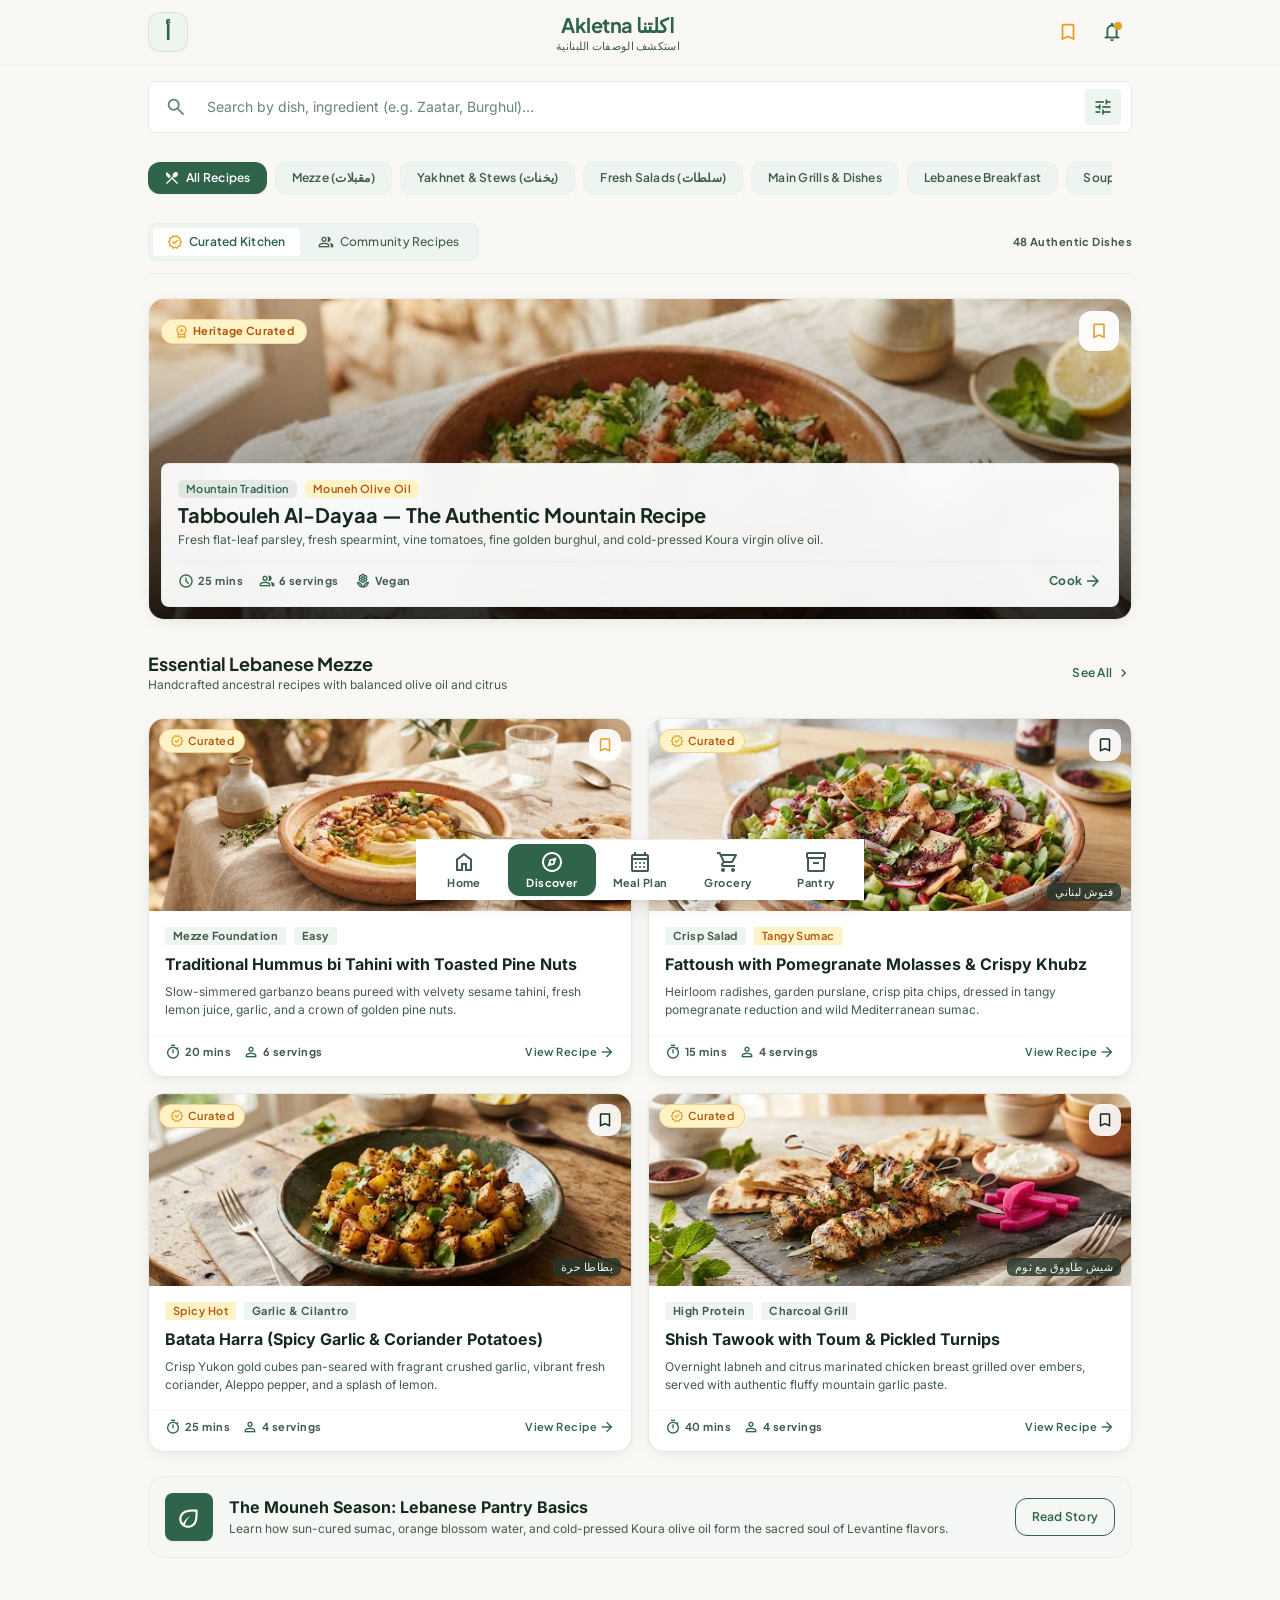
<file: stitch/discover.html>
<!DOCTYPE html><html class="h-full" lang="en"><head>
<meta charset="utf-8">
<meta content="width=device-width, initial-scale=1.0" name="viewport">
<title>Akletna اكلتنا - Discover Lebanese Recipes</title>
<!-- Material Symbols Outlined -->

<!-- Google Fonts: Plus Jakarta Sans & Inter -->





<style>
    .no-scrollbar::-webkit-scrollbar {
      display: none;
    }
    .no-scrollbar {
      -ms-overflow-style: none;
      scrollbar-width: none;
    }
    .ambient-card-shadow {
      box-shadow: 0 4px 18px -2px rgba(21, 41, 30, 0.06), 0 2px 6px -1px rgba(21, 41, 30, 0.03);
    }
    .sheet-shadow {
      box-shadow: 0 -4px 20px -2px rgba(21, 41, 30, 0.06);
    }
    .material-symbols-outlined {
      font-variation-settings: 'FILL' 0, 'wght' 400, 'GRAD' 0, 'opsz' 24;
      line-height: 1;
    }
    body {
      min-height: max(884px, 100dvh);
    }
  </style>
<link rel="stylesheet" href="fonts.css"><link rel="stylesheet" href="discover.css"><link rel="stylesheet" href="interactive.css"><script src="interactive.js" defer></script></head>
<body data-screen="discover" class="bg-background text-on-surface antialiased flex flex-col min-h-screen pb-24 select-none">
<!-- TOP APP BAR -->
<header class="sticky top-0 z-40 bg-surface/95 backdrop-blur-md border-b border-surface-variant/40 shadow-xs transition-colors duration-150">
<div class="flex justify-between items-center w-full px-margin h-16 max-w-5xl mx-auto">
<!-- Leading: Avatar profile representation -->
<button aria-label="Profile picture of user" class="w-10 h-10 rounded-full bg-surface-container flex items-center justify-center border border-outline-variant/60 active:scale-95 transition-transform duration-150">
<span class="font-headline-sm text-headline-sm font-bold text-primary">أ</span>
</button>
<!-- Center Headline & Brand Script -->
<div class="flex flex-col items-center text-center">
<span class="text-headline-sm font-headline-sm font-bold text-primary tracking-tight">Akletna اكلتنا</span>
<span class="font-label-sm text-label-sm text-on-surface-variant font-medium tracking-wide">استكشف الوصفات اللبنانية</span>
</div>
<!-- Trailing Action: notifications & bookmark -->
<div class="flex items-center gap-1">
<button aria-label="Saved Recipes" class="w-10 h-10 rounded-full flex items-center justify-center text-on-surface-variant hover:bg-surface-container transition-colors duration-150 active:scale-95">
<span class="material-symbols-outlined text-[22px]" style="color: #E5A128; font-variation-settings: 'FILL' 1;">bookmark</span>
</button>
<button aria-label="Notifications" class="w-10 h-10 rounded-full flex items-center justify-center text-on-surface-variant hover:bg-surface-container transition-colors duration-150 active:scale-95 relative">
<span class="material-symbols-outlined text-[22px] text-primary">notifications</span>
<span class="absolute top-2.5 right-2.5 w-2 h-2 rounded-full" style="background-color: #E5A128;"></span>
</button>
</div>
</div>
</header>
<!-- MAIN SCROLLABLE CONTENT CANVAS -->
<main class="w-full max-w-5xl mx-auto px-margin space-y-space-lg pt-space-md">
<!-- SEARCH & DISCOVERY BAR -->
<div class="w-full">
<div class="relative flex items-center w-full bg-surface-container-lowest rounded-xl border border-surface-variant/80 transition-all duration-200 focus-within:ring-2 focus-within:ring-primary shadow-xs">
<div class="pl-4 pr-2 text-outline flex items-center pointer-events-none">
<span class="material-symbols-outlined text-[22px]">search</span>
</div>
<input class="w-full py-3.5 pr-12 bg-transparent text-on-surface placeholder:text-outline font-body-md text-body-md focus:outline-none border-0 focus:ring-0" placeholder="Search by dish, ingredient (e.g. Zaatar, Burghul)..." type="text">
<button aria-label="Filter Options" class="absolute right-2.5 w-9 h-9 rounded-lg bg-surface-container text-on-surface-variant flex items-center justify-center hover:bg-surface-container-high transition-colors active:scale-95">
<span class="material-symbols-outlined text-[20px] text-primary">tune</span>
</button>
</div>
</div>
<!-- HORIZONTAL CATEGORY FILTER CHIPS -->
<section aria-label="Recipe Categories" class="w-full -mx-margin px-margin overflow-x-auto no-scrollbar flex items-center gap-2 py-1">
<!-- Active Chip (Wild Mint & Pine Deep Green #2F634A) -->
<button class="flex-shrink-0 px-4 py-2 rounded-full text-white font-label-md text-label-md shadow-sm transition-all duration-150 active:scale-95 flex items-center gap-1.5" style="background-color: #2F634A;">
<span class="material-symbols-outlined text-[16px]">restaurant_menu</span>
<span>All Recipes</span>
</button>
<!-- Inactive Chips -->
<button class="flex-shrink-0 px-4 py-2 rounded-full bg-surface-container border border-surface-variant/40 text-on-surface-variant font-label-md text-label-md hover:bg-surface-container-high transition-all duration-150 active:scale-95">
        Mezze (مقبلات)
      </button>
<button class="flex-shrink-0 px-4 py-2 rounded-full bg-surface-container border border-surface-variant/40 text-on-surface-variant font-label-md text-label-md hover:bg-surface-container-high transition-all duration-150 active:scale-95">
        Yakhnet &amp; Stews (يخنات)
      </button>
<button class="flex-shrink-0 px-4 py-2 rounded-full bg-surface-container border border-surface-variant/40 text-on-surface-variant font-label-md text-label-md hover:bg-surface-container-high transition-all duration-150 active:scale-95">
        Fresh Salads (سلطات)
      </button>
<button class="flex-shrink-0 px-4 py-2 rounded-full bg-surface-container border border-surface-variant/40 text-on-surface-variant font-label-md text-label-md hover:bg-surface-container-high transition-all duration-150 active:scale-95">
        Main Grills &amp; Dishes
      </button>
<button class="flex-shrink-0 px-4 py-2 rounded-full bg-surface-container border border-surface-variant/40 text-on-surface-variant font-label-md text-label-md hover:bg-surface-container-high transition-all duration-150 active:scale-95">
        Lebanese Breakfast
      </button>
<button class="flex-shrink-0 px-4 py-2 rounded-full bg-surface-container border border-surface-variant/40 text-on-surface-variant font-label-md text-label-md hover:bg-surface-container-high transition-all duration-150 active:scale-95">
        Soups &amp; Sides
      </button>
</section>
<!-- CURATED VS COMMUNITY TOGGLE TAB -->
<div class="flex items-center justify-between border-b border-surface-variant/70 pb-3">
<div class="bg-surface-container p-1 rounded-xl flex items-center gap-1 border border-surface-variant/50">
<button class="flex items-center gap-1.5 px-3.5 py-1.5 rounded-lg bg-surface-container-lowest text-primary shadow-xs font-label-md text-label-md font-semibold transition-all">
<span class="material-symbols-outlined text-[16px]" style="color: #E5A128; font-variation-settings: 'FILL' 1;">verified</span>
<span>Curated Kitchen</span>
</button>
<button class="flex items-center gap-1.5 px-3.5 py-1.5 rounded-lg text-on-surface-variant hover:text-on-surface font-label-md text-label-md font-medium transition-all">
<span class="material-symbols-outlined text-[16px]">group</span>
<span>Community Recipes</span>
</button>
</div>
<div class="flex items-center gap-1 text-on-surface-variant">
<span class="font-label-sm text-label-sm">48 Authentic Dishes</span>
</div>
</div>
<!-- FEATURED HERO RECIPE BANNER (Tabbouleh Al-Dayaa) -->
<section class="w-full">
<div class="relative bg-surface-container-lowest rounded-2xl overflow-hidden border border-surface-variant/80 ambient-card-shadow transition-all group cursor-pointer">
<div class="relative w-full h-64 md:h-80 overflow-hidden bg-surface-container">
<img class="w-full h-full object-cover transition-transform duration-700 group-hover:scale-105" data-alt="An artisanal Lebanese mountain Tabbouleh salad presented in an authentic terracotta bowl on a weathered cream linen surface. The dish is brimming with finely chopped fresh flat-leaf parsley, vibrant diced red tomatoes, fresh garden mint, and delicate fine golden burghul, drizzled with gleaming virgin olive oil and fresh lemon juice. Natural Mediterranean daylight creates soft warm shadows, conveying a rustic, wholesome, and refined culinary aesthetic with botanical greens and terracotta tones." src="media/73878e2a8fe3fdcd.webp" alt="Akletna Stitch design imagery" decoding="async">
<div class="absolute inset-0 bg-gradient-to-t from-black/80 via-black/30 to-transparent"></div>
<!-- Top Heritage Seal & Quick Action -->
<div class="absolute top-3 left-3 right-3 flex items-center justify-between">
<span class="inline-flex items-center gap-1 px-3 py-1 rounded-full shadow-sm font-label-sm text-label-sm font-bold border" style="background-color: #FEF3C7; color: #B45309; border-color: rgba(229, 161, 40, 0.3);">
<span class="material-symbols-outlined text-[15px]" style="color: #E5A128; font-variation-settings: 'FILL' 1;">workspace_premium</span>
              Heritage Curated
            </span>
<button aria-label="Bookmark Tabbouleh" class="w-10 h-10 rounded-full bg-white/95 backdrop-blur-md flex items-center justify-center hover:bg-white active:scale-90 transition-all shadow-sm">
<span class="material-symbols-outlined text-[20px]" style="color: #E5A128; font-variation-settings: 'FILL' 1;">bookmark</span>
</button>
</div>
<!-- Floating Bottom Card Content Inside Hero -->
<div class="absolute bottom-3 left-3 right-3 p-4 bg-white/95 backdrop-blur-md rounded-xl border border-surface-variant/60 shadow-lg">
<div class="flex flex-wrap items-center gap-2 mb-1">
<span class="px-2 py-0.5 rounded-md text-primary font-label-sm text-label-sm font-semibold" style="background-color: rgba(47, 99, 74, 0.1);">Mountain Tradition</span>
<span class="px-2 py-0.5 rounded-md font-label-sm text-label-sm font-semibold" style="background-color: #FEF3C7; color: #B45309;">Mouneh Olive Oil</span>
</div>
<h2 class="font-headline-sm text-headline-sm font-bold text-on-surface leading-tight">
              Tabbouleh Al-Dayaa — The Authentic Mountain Recipe
            </h2>
<p class="font-body-sm text-body-sm text-on-surface-variant line-clamp-2 mt-1">
              Fresh flat-leaf parsley, fresh spearmint, vine tomatoes, fine golden burghul, and cold-pressed Koura virgin olive oil.
            </p>
<div class="mt-3 pt-2.5 border-t border-surface-variant/60 flex items-center justify-between">
<div class="flex items-center gap-4 text-on-surface-variant">
<span class="flex items-center gap-1 font-label-sm text-label-sm">
<span class="material-symbols-outlined text-[16px] text-primary">schedule</span>
                  25 mins
                </span>
<span class="flex items-center gap-1 font-label-sm text-label-sm">
<span class="material-symbols-outlined text-[16px] text-primary">group</span>
                  6 servings
                </span>
<span class="flex items-center gap-1 font-label-sm text-label-sm">
<span class="material-symbols-outlined text-[16px] text-primary">local_florist</span>
                  Vegan
                </span>
</div>
<span class="text-primary font-label-md text-label-md font-bold flex items-center gap-0.5 group-hover:translate-x-0.5 transition-transform">
                Cook <span class="material-symbols-outlined text-[18px]">arrow_forward</span>
</span>
</div>
</div>
</div>
</div>
</section>
<!-- SECTION TITLE: SEASONAL & ESSENTIAL MEZZE -->
<div class="flex items-center justify-between pt-2">
<div>
<h3 class="font-title-lg text-title-lg font-bold text-on-surface">Essential Lebanese Mezze</h3>
<p class="font-body-sm text-body-sm text-on-surface-variant">Handcrafted ancestral recipes with balanced olive oil and citrus</p>
</div>
<button class="font-label-md text-label-md text-primary font-semibold flex items-center gap-1 hover:underline">
        See All
        <span class="material-symbols-outlined text-[16px]">chevron_right</span>
</button>
</div>
<!-- RECIPE DISCOVERY GRID (Bento / High-Touch Cards) -->
<div class="grid grid-cols-1 md:grid-cols-2 gap-gutter">
<!-- CARD 1: Traditional Hummus bi Tahini -->
<article class="bg-surface-container-lowest rounded-2xl border border-surface-variant overflow-hidden ambient-card-shadow flex flex-col justify-between hover:shadow-md transition-shadow group">
<div>
<div class="relative w-full h-48 bg-surface-container overflow-hidden">
<img class="w-full h-full object-cover transition-transform duration-500 group-hover:scale-105" data-alt="Authentic Lebanese Hummus bi Tahini served in a shallow earthenware clay dish, artfully swirled with a pool of green extra virgin olive oil, sprinkled with toasted pine nuts, whole chickpeas, and bright crimson sumac. Set upon a warm linen backdrop with warm Mediterranean sunlight filtering through an olive tree, creating natural, textured lighting with tones of olive green, warm stone, and terracotta." src="media/d5f343408b67bf32.webp" alt="Akletna Stitch design imagery" decoding="async">
<div class="absolute top-2.5 left-2.5 px-2.5 py-1 rounded-full font-label-sm text-label-sm font-semibold shadow-xs flex items-center gap-1 border" style="background-color: #FEF3C7; color: #B45309; border-color: rgba(229, 161, 40, 0.4);">
<span class="material-symbols-outlined text-[14px]" style="color: #E5A128; font-variation-settings: 'FILL' 1;">verified</span>
              Curated
            </div>
<button aria-label="Save Hummus bi Tahini" class="absolute top-2.5 right-2.5 w-8 h-8 rounded-full bg-white/90 backdrop-blur-sm flex items-center justify-center hover:bg-white active:scale-90 transition-transform shadow-xs">
<span class="material-symbols-outlined text-[18px]" style="color: #E5A128; font-variation-settings: 'FILL' 1;">bookmark</span>
</button>
<div class="absolute bottom-2.5 right-2.5 px-2 py-0.5 rounded-md bg-inverse-surface/80 text-inverse-on-surface font-label-sm text-label-sm font-medium">
              حمص بالطحينة
            </div>
</div>
<div class="p-4 space-y-2">
<div class="flex items-center gap-2">
<span class="px-2 py-0.5 rounded bg-surface-container text-on-surface-variant font-label-sm text-label-sm">Mezze Foundation</span>
<span class="px-2 py-0.5 rounded bg-surface-container text-on-surface-variant font-label-sm text-label-sm">Easy</span>
</div>
<h4 class="font-title-md text-title-md font-bold text-on-surface group-hover:text-primary transition-colors">
              Traditional Hummus bi Tahini with Toasted Pine Nuts
            </h4>
<p class="font-body-sm text-body-sm text-on-surface-variant line-clamp-2">
              Slow-simmered garbanzo beans pureed with velvety sesame tahini, fresh lemon juice, garlic, and a crown of golden pine nuts.
            </p>
</div>
</div>
<div class="px-4 pb-4 pt-2 border-t border-surface-variant/40 flex items-center justify-between text-on-surface-variant font-label-sm text-label-sm">
<div class="flex items-center gap-3">
<span class="flex items-center gap-1">
<span class="material-symbols-outlined text-[16px] text-primary">timer</span>
              20 mins
            </span>
<span class="flex items-center gap-1">
<span class="material-symbols-outlined text-[16px] text-primary">person</span>
              6 servings
            </span>
</div>
<button class="text-primary font-semibold flex items-center gap-0.5 hover:underline">
            View Recipe
            <span class="material-symbols-outlined text-[16px]">arrow_forward</span>
</button>
</div>
</article>
<!-- CARD 2: Fattoush with Pomegranate Molasses -->
<article class="bg-surface-container-lowest rounded-2xl border border-surface-variant overflow-hidden ambient-card-shadow flex flex-col justify-between hover:shadow-md transition-shadow group">
<div>
<div class="relative w-full h-48 bg-surface-container overflow-hidden">
<img class="w-full h-full object-cover transition-transform duration-500 group-hover:scale-105" data-alt="A colorful Lebanese Fattoush salad in an artisanal ceramic bowl, filled with crisp romaine lettuce, purslane leaves, radish discs, Persian cucumbers, and tossed with toasted crispy khubz flatbread chips. Drizzled with a glossy dark ruby pomegranate molasses vinaigrette and sprinkled with wild sumac. Captured with soft directional studio light, emphasizing crisp fresh textures, deep herbal greens, and warm terracotta hues." src="media/b5c890d42e86ad3f.webp" alt="Akletna Stitch design imagery" decoding="async">
<div class="absolute top-2.5 left-2.5 px-2.5 py-1 rounded-full font-label-sm text-label-sm font-semibold shadow-xs flex items-center gap-1 border" style="background-color: #FEF3C7; color: #B45309; border-color: rgba(229, 161, 40, 0.4);">
<span class="material-symbols-outlined text-[14px]" style="color: #E5A128; font-variation-settings: 'FILL' 1;">verified</span>
              Curated
            </div>
<button aria-label="Save Fattoush" class="absolute top-2.5 right-2.5 w-8 h-8 rounded-full bg-white/90 backdrop-blur-sm text-on-surface flex items-center justify-center hover:bg-white active:scale-90 transition-transform shadow-xs">
<span class="material-symbols-outlined text-[18px]">bookmark_border</span>
</button>
<div class="absolute bottom-2.5 right-2.5 px-2 py-0.5 rounded-md bg-inverse-surface/80 text-inverse-on-surface font-label-sm text-label-sm font-medium">
              فتوش لبناني
            </div>
</div>
<div class="p-4 space-y-2">
<div class="flex items-center gap-2">
<span class="px-2 py-0.5 rounded bg-surface-container text-on-surface-variant font-label-sm text-label-sm">Crisp Salad</span>
<span class="px-2 py-0.5 rounded font-label-sm text-label-sm font-semibold" style="background-color: #FEF3C7; color: #B45309;">Tangy Sumac</span>
</div>
<h4 class="font-title-md text-title-md font-bold text-on-surface group-hover:text-primary transition-colors">
              Fattoush with Pomegranate Molasses &amp; Crispy Khubz
            </h4>
<p class="font-body-sm text-body-sm text-on-surface-variant line-clamp-2">
              Heirloom radishes, garden purslane, crisp pita chips, dressed in tangy pomegranate reduction and wild Mediterranean sumac.
            </p>
</div>
</div>
<div class="px-4 pb-4 pt-2 border-t border-surface-variant/40 flex items-center justify-between text-on-surface-variant font-label-sm text-label-sm">
<div class="flex items-center gap-3">
<span class="flex items-center gap-1">
<span class="material-symbols-outlined text-[16px] text-primary">timer</span>
              15 mins
            </span>
<span class="flex items-center gap-1">
<span class="material-symbols-outlined text-[16px] text-primary">person</span>
              4 servings
            </span>
</div>
<button class="text-primary font-semibold flex items-center gap-0.5 hover:underline">
            View Recipe
            <span class="material-symbols-outlined text-[16px]">arrow_forward</span>
</button>
</div>
</article>
<!-- CARD 3: Batata Harra -->
<article class="bg-surface-container-lowest rounded-2xl border border-surface-variant overflow-hidden ambient-card-shadow flex flex-col justify-between hover:shadow-md transition-shadow group">
<div>
<div class="relative w-full h-48 bg-surface-container overflow-hidden">
<img class="w-full h-full object-cover transition-transform duration-500 group-hover:scale-105" data-alt="Golden pan-roasted Lebanese Batata Harra potato cubes tossed with sautéed minced garlic, fresh green coriander cilantro, Aleppo chili flakes, and freshly squeezed lemon juice. Served in a shallow rustic dark green ceramic platter on an untreated wooden kitchen table. Warm cinematic side lighting brings out the crispy edges and glistening spiced olive oil in tones of gold, fiery amber, and botanical olive green." src="media/147b1c42bd06b066.webp" alt="Akletna Stitch design imagery" decoding="async">
<div class="absolute top-2.5 left-2.5 px-2.5 py-1 rounded-full font-label-sm text-label-sm font-semibold shadow-xs flex items-center gap-1 border" style="background-color: #FEF3C7; color: #B45309; border-color: rgba(229, 161, 40, 0.4);">
<span class="material-symbols-outlined text-[14px]" style="color: #E5A128; font-variation-settings: 'FILL' 1;">verified</span>
              Curated
            </div>
<button aria-label="Save Batata Harra" class="absolute top-2.5 right-2.5 w-8 h-8 rounded-full bg-white/90 backdrop-blur-sm text-on-surface flex items-center justify-center hover:bg-white active:scale-90 transition-transform shadow-xs">
<span class="material-symbols-outlined text-[18px]">bookmark_border</span>
</button>
<div class="absolute bottom-2.5 right-2.5 px-2 py-0.5 rounded-md bg-inverse-surface/80 text-inverse-on-surface font-label-sm text-label-sm font-medium">
              بطاطا حرة
            </div>
</div>
<div class="p-4 space-y-2">
<div class="flex items-center gap-2">
<span class="px-2 py-0.5 rounded font-label-sm text-label-sm font-semibold" style="background-color: #FEF3C7; color: #B45309;">Spicy Hot</span>
<span class="px-2 py-0.5 rounded bg-surface-container text-on-surface-variant font-label-sm text-label-sm">Garlic &amp; Cilantro</span>
</div>
<h4 class="font-title-md text-title-md font-bold text-on-surface group-hover:text-primary transition-colors">
              Batata Harra (Spicy Garlic &amp; Coriander Potatoes)
            </h4>
<p class="font-body-sm text-body-sm text-on-surface-variant line-clamp-2">
              Crisp Yukon gold cubes pan-seared with fragrant crushed garlic, vibrant fresh coriander, Aleppo pepper, and a splash of lemon.
            </p>
</div>
</div>
<div class="px-4 pb-4 pt-2 border-t border-surface-variant/40 flex items-center justify-between text-on-surface-variant font-label-sm text-label-sm">
<div class="flex items-center gap-3">
<span class="flex items-center gap-1">
<span class="material-symbols-outlined text-[16px] text-primary">timer</span>
              25 mins
            </span>
<span class="flex items-center gap-1">
<span class="material-symbols-outlined text-[16px] text-primary">person</span>
              4 servings
            </span>
</div>
<button class="text-primary font-semibold flex items-center gap-0.5 hover:underline">
            View Recipe
            <span class="material-symbols-outlined text-[16px]">arrow_forward</span>
</button>
</div>
</article>
<!-- CARD 4: Shish Tawook with Toum -->
<article class="bg-surface-container-lowest rounded-2xl border border-surface-variant overflow-hidden ambient-card-shadow flex flex-col justify-between hover:shadow-md transition-shadow group">
<div>
<div class="relative w-full h-48 bg-surface-container overflow-hidden">
<img class="w-full h-full object-cover transition-transform duration-500 group-hover:scale-105" data-alt="Char-grilled Lebanese Shish Tawook skewers of yogurt-marinated tender chicken breast cubes, lightly charred from real charcoal. Garnished with flatbread pita, snowy white whipped garlic toum in a small terracotta saucer, and vibrant magenta pickled wild turnips. Styled on a rustic slate board with fresh mint sprigs, captured with dramatic food photography lighting highlighting the warm spiced juices and smoky texture." src="media/c776e3c44da19426.webp" alt="Akletna Stitch design imagery" decoding="async">
<div class="absolute top-2.5 left-2.5 px-2.5 py-1 rounded-full font-label-sm text-label-sm font-semibold shadow-xs flex items-center gap-1 border" style="background-color: #FEF3C7; color: #B45309; border-color: rgba(229, 161, 40, 0.4);">
<span class="material-symbols-outlined text-[14px]" style="color: #E5A128; font-variation-settings: 'FILL' 1;">verified</span>
              Curated
            </div>
<button aria-label="Save Shish Tawook" class="absolute top-2.5 right-2.5 w-8 h-8 rounded-full bg-white/90 backdrop-blur-sm text-on-surface flex items-center justify-center hover:bg-white active:scale-90 transition-transform shadow-xs">
<span class="material-symbols-outlined text-[18px]">bookmark_border</span>
</button>
<div class="absolute bottom-2.5 right-2.5 px-2 py-0.5 rounded-md bg-inverse-surface/80 text-inverse-on-surface font-label-sm text-label-sm font-medium">
              شيش طاووق مع ثوم
            </div>
</div>
<div class="p-4 space-y-2">
<div class="flex items-center gap-2">
<span class="px-2 py-0.5 rounded bg-surface-container text-on-surface-variant font-label-sm text-label-sm">High Protein</span>
<span class="px-2 py-0.5 rounded bg-surface-container text-on-surface-variant font-label-sm text-label-sm">Charcoal Grill</span>
</div>
<h4 class="font-title-md text-title-md font-bold text-on-surface group-hover:text-primary transition-colors">
              Shish Tawook with Toum &amp; Pickled Turnips
            </h4>
<p class="font-body-sm text-body-sm text-on-surface-variant line-clamp-2">
              Overnight labneh and citrus marinated chicken breast grilled over embers, served with authentic fluffy mountain garlic paste.
            </p>
</div>
</div>
<div class="px-4 pb-4 pt-2 border-t border-surface-variant/40 flex items-center justify-between text-on-surface-variant font-label-sm text-label-sm">
<div class="flex items-center gap-3">
<span class="flex items-center gap-1">
<span class="material-symbols-outlined text-[16px] text-primary">timer</span>
              40 mins
            </span>
<span class="flex items-center gap-1">
<span class="material-symbols-outlined text-[16px] text-primary">person</span>
              4 servings
            </span>
</div>
<button class="text-primary font-semibold flex items-center gap-0.5 hover:underline">
            View Recipe
            <span class="material-symbols-outlined text-[16px]">arrow_forward</span>
</button>
</div>
</article>
</div>
<!-- CULINARY HERITAGE KNOWLEDGE PILL (Editorial Bento Accent) -->
<section class="bg-surface-container-low rounded-2xl p-space-md border border-surface-variant/70 flex flex-col md:flex-row items-center gap-4">
<div class="w-12 h-12 rounded-xl text-white flex items-center justify-center flex-shrink-0 shadow-sm" style="background-color: #2F634A;">
<span class="material-symbols-outlined text-[26px]">eco</span>
</div>
<div class="flex-1 text-center md:text-left">
<h4 class="font-title-md text-title-md font-bold text-on-surface">The Mouneh Season: Lebanese Pantry Basics</h4>
<p class="font-body-sm text-body-sm text-on-surface-variant mt-0.5">Learn how sun-cured sumac, orange blossom water, and cold-pressed Koura olive oil form the sacred soul of Levantine flavors.</p>
</div>
<button class="px-4 py-2.5 rounded-full border border-primary text-primary font-label-md text-label-md font-semibold hover:bg-primary/5 transition-colors active:scale-95 whitespace-nowrap">
        Read Story
      </button>
</section>
</main>
<!-- BOTTOM NAVIGATION BAR -->
<nav class="fixed bottom-0 left-0 w-full z-50 flex justify-around items-center px-space-xs py-space-xs bg-surface-container-lowest border-t border-surface-variant/70 shadow-lg transition-colors duration-150">
<!-- Item 0: Home -->
<button class="flex flex-col items-center justify-center text-on-surface-variant px-3 py-1.5 hover:bg-surface-container-low transition-colors duration-200 active:scale-95">
<span class="material-symbols-outlined text-[24px]">home</span>
<span class="font-label-sm text-label-sm mt-0.5">Home</span>
</button>
<!-- Item 1: Discover (ACTIVE DESTINATION - Wild Mint & Pine #2F634A) -->
<button class="flex flex-col items-center justify-center text-white rounded-full px-4 py-1.5 active:scale-95 transition-transform duration-150 shadow-sm" style="background-color: #2F634A;">
<span class="material-symbols-outlined text-[24px]" style="font-variation-settings: 'FILL' 1;">explore</span>
<span class="font-label-sm text-label-sm mt-0.5 font-bold">Discover</span>
</button>
<!-- Item 2: Meal Plan -->
<button class="flex flex-col items-center justify-center text-on-surface-variant px-3 py-1.5 hover:bg-surface-container-low transition-colors duration-200 active:scale-95">
<span class="material-symbols-outlined text-[24px]">calendar_month</span>
<span class="font-label-sm text-label-sm mt-0.5">Meal Plan</span>
</button>
<!-- Item 3: Grocery -->
<button class="flex flex-col items-center justify-center text-on-surface-variant px-3 py-1.5 hover:bg-surface-container-low transition-colors duration-200 active:scale-95">
<span class="material-symbols-outlined text-[24px]">shopping_cart</span>
<span class="font-label-sm text-label-sm mt-0.5">Grocery</span>
</button>
<!-- Item 4: Pantry -->
<button class="flex flex-col items-center justify-center text-on-surface-variant px-3 py-1.5 hover:bg-surface-container-low transition-colors duration-200 active:scale-95">
<span class="material-symbols-outlined text-[24px]">inventory_2</span>
<span class="font-label-sm text-label-sm mt-0.5">Pantry</span>
</button>
</nav>
<div class="preview-toast" role="status" aria-live="polite"></div></body></html>
</file>
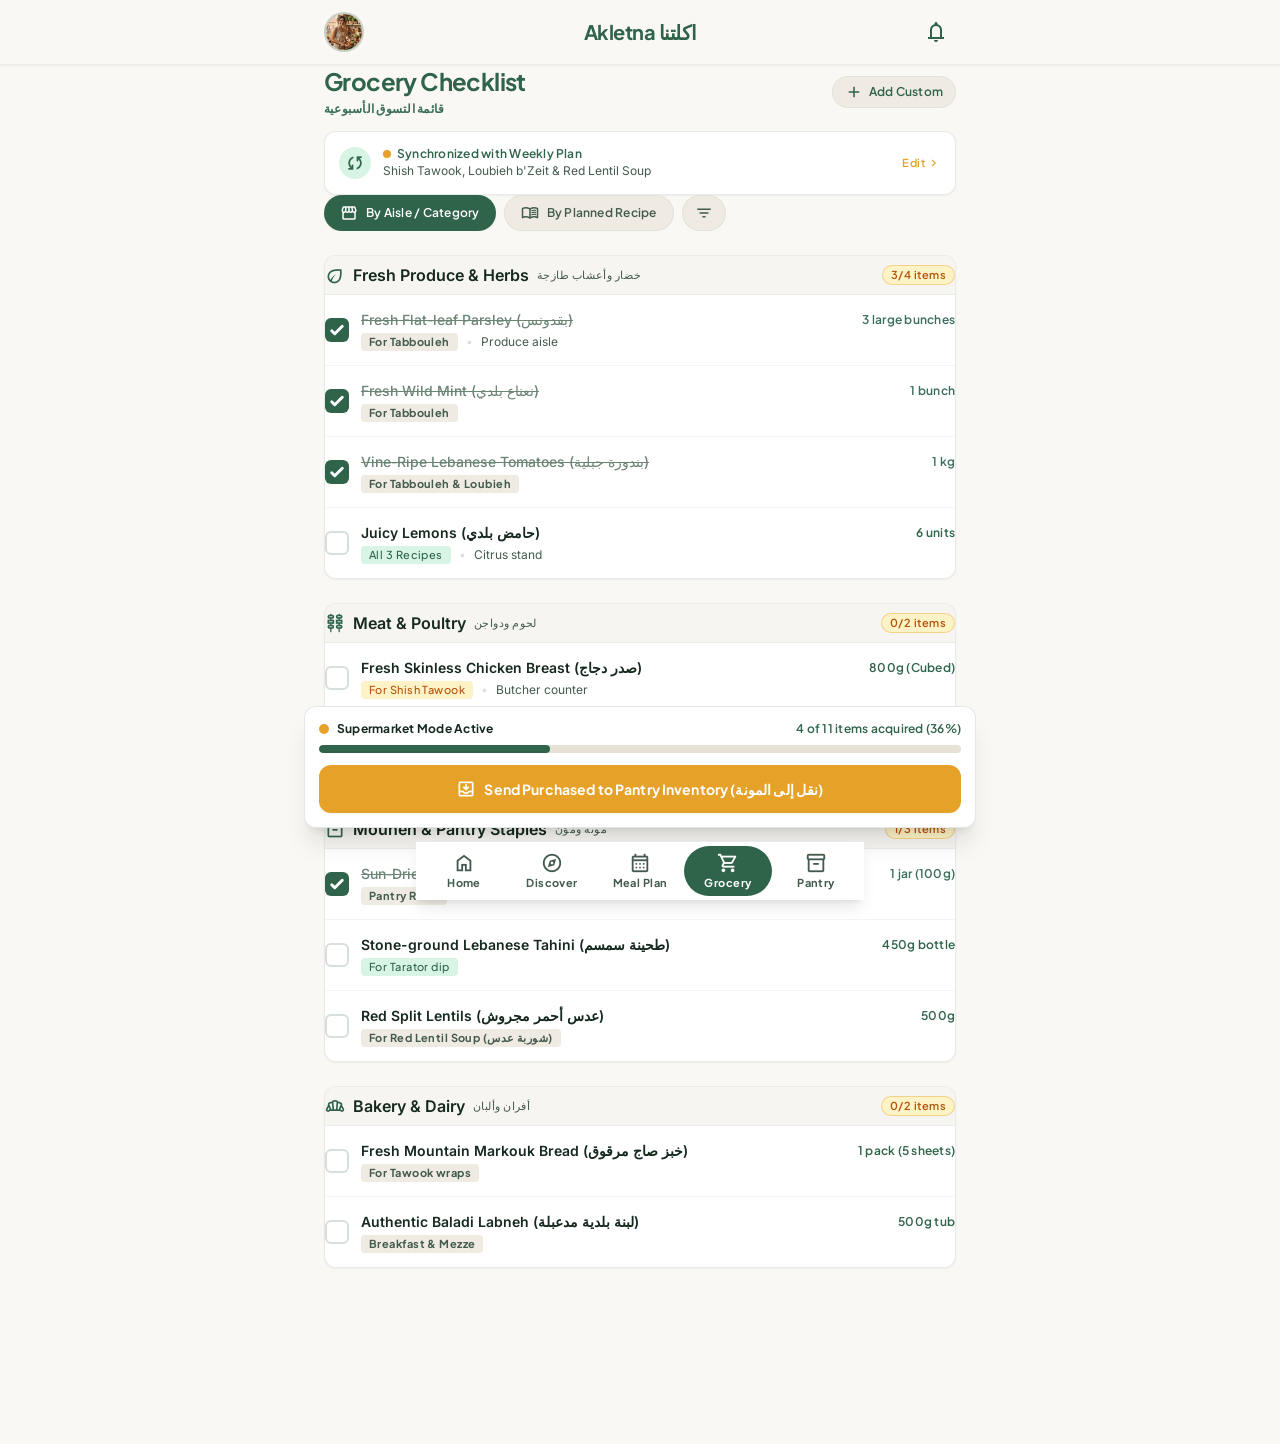
<file: stitch/grocery.html>
<!DOCTYPE html><html class="h-full" lang="en"><head>
<meta charset="utf-8">
<meta content="width=device-width, initial-scale=1.0" name="viewport">
<title>Akletna اكلتنا - Grocery Checklist</title>
<!-- Material Symbols Outlined -->

<!-- Google Fonts: Plus Jakarta Sans & Inter -->



<!-- Tailwind CSS CDN -->


<style>
    body {
      min-height: max(884px, 100dvh);
    }
    .material-symbols-outlined {
      font-variation-settings: 'FILL' 0, 'wght' 400, 'GRAD' 0, 'opsz' 24;
      line-height: 1;
    }
  </style>
<link rel="stylesheet" href="fonts.css"><link rel="stylesheet" href="grocery.css"><link rel="stylesheet" href="interactive.css"><script src="interactive.js" defer></script></head>
<body data-screen="grocery" class="bg-background text-on-surface antialiased min-h-screen flex flex-col font-body-md text-body-md select-none pb-44">
<!-- TOP APP BAR -->
<header class="sticky top-0 z-40 bg-surface/95 backdrop-blur-md border-b border-surface-container shadow-sm w-full">
<div class="flex justify-between items-center w-full px-margin h-16 max-w-2xl mx-auto">
<!-- Leading: User Avatar -->
<div class="flex items-center gap-space-sm">
<div class="w-10 h-10 rounded-full overflow-hidden border-2 border-primary/20 flex items-center justify-center bg-surface-container active:scale-95 transition-transform duration-150 shadow-xs">
<img class="w-full h-full object-cover" data-alt="Warm natural portrait of a young Lebanese cook wearing an organic raw linen apron in an sunlit Beirut kitchen with clay pots and fresh green rosemary in the soft background." src="media/aa3fd71cd851894e.webp" alt="Akletna Stitch design imagery" decoding="async">
</div>
</div>
<!-- Center Brand Title / Headline -->
<div class="text-center">
<h1 class="text-headline-sm font-headline-sm font-bold text-primary tracking-tight">Akletna اكلتنا</h1>
</div>
<!-- Trailing: Notifications Icon -->
<button aria-label="Notifications" class="w-10 h-10 rounded-full flex items-center justify-center text-primary hover:bg-surface-container transition-colors duration-150 active:scale-95">
<span class="material-symbols-outlined text-[24px]">notifications</span>
</button>
</div>
</header>
<!-- MAIN VIEWPORT CONTAINER -->
<main class="w-full max-w-2xl mx-auto px-margin pt-space-md flex-1">
<!-- Screen Title & Sync Status Header -->
<div class="flex flex-col gap-space-xs mb-space-md">
<div class="flex items-center justify-between">
<div>
<h2 class="text-headline-md font-headline-md text-primary font-bold tracking-tight">Grocery Checklist</h2>
<span class="text-label-md font-label-md text-tertiary">قائمة التسوق الأسبوعية</span>
</div>
<button class="flex items-center gap-1.5 px-3 py-1.5 rounded-full bg-surface-container border border-outline-variant/60 hover:bg-surface-container-high active:scale-95 transition-all text-primary font-semibold text-label-md font-label-md shadow-xs">
<span class="material-symbols-outlined text-[18px]">add</span>
<span>Add Custom</span>
</button>
</div>
<!-- Synced Meal Plan Banner & Indicator -->
<div class="mt-space-sm p-3.5 rounded-xl bg-surface-container-lowest border border-outline-variant/60 shadow-sm flex items-center justify-between">
<div class="flex items-center gap-3">
<div class="w-8 h-8 rounded-full bg-primary-fixed flex items-center justify-center text-primary">
<span class="material-symbols-outlined text-[20px]" style="font-variation-settings: 'FILL' 1;">sync</span>
</div>
<div>
<div class="flex items-center gap-1.5">
<span class="w-2 h-2 rounded-full animate-pulse" style="background-color: #E5A128;"></span>
<p class="text-label-md font-label-md text-primary font-semibold">Synchronized with Weekly Plan</p>
</div>
<p class="text-body-sm font-body-sm text-on-surface-variant">Shish Tawook, Loubieh b'Zeit &amp; Red Lentil Soup</p>
</div>
</div>
<button class="font-semibold text-label-sm font-label-sm flex items-center gap-0.5 hover:underline" style="color: #E5A128;">
<span>Edit</span>
<span class="material-symbols-outlined text-[14px]">chevron_right</span>
</button>
</div>
</div>
<!-- View Toggle Filters (By Aisle vs By Planned Recipe) -->
<div class="flex items-center gap-space-sm mb-space-lg overflow-x-auto no-scrollbar">
<button class="h-9 px-4 rounded-full text-white font-label-md text-label-md flex items-center gap-2 shadow-sm transition-transform active:scale-95" style="background-color: #2F634A;">
<span class="material-symbols-outlined text-[18px]" style="font-variation-settings: 'FILL' 1;">storefront</span>
<span>By Aisle / Category</span>
</button>
<button class="h-9 px-4 rounded-full bg-surface-container border border-outline-variant/60 text-on-surface-variant hover:bg-surface-container-high font-label-md text-label-md flex items-center gap-2 transition-transform active:scale-95">
<span class="material-symbols-outlined text-[18px]">menu_book</span>
<span>By Planned Recipe</span>
</button>
<button class="h-9 px-3 rounded-full bg-surface-container border border-outline-variant/60 text-on-surface-variant hover:bg-surface-container-high font-label-md text-label-md flex items-center gap-1">
<span class="material-symbols-outlined text-[18px]">filter_list</span>
</button>
</div>
<!-- SECTIONS: Lebanese Kitchen Categories / Supermarket Aisles -->
<div class="space-y-space-lg">
<!-- Category 1: Fresh Produce & Herbs -->
<section class="rounded-xl bg-surface-container-lowest border border-outline-variant/60 overflow-hidden shadow-sm">
<div class="px-space-md py-space-sm bg-surface-container-low/70 border-b border-outline-variant/40 flex items-center justify-between">
<div class="flex items-center gap-2">
<span class="material-symbols-outlined text-[20px]" style="color: #2F634A;">eco</span>
<h3 class="font-title-md text-title-md text-on-surface font-semibold">Fresh Produce &amp; Herbs</h3>
<span class="text-label-sm font-label-sm text-on-surface-variant font-normal">خضار وأعشاب طازجة</span>
</div>
<span class="text-label-sm font-label-sm font-semibold px-2 py-0.5 rounded-full" style="background-color: #FEF3C7; color: #B45309; border: 1px solid rgba(229, 161, 40, 0.4);">3/4 items</span>
</div>
<div class="divide-y divide-outline-variant/30">
<!-- Item 1: Flat-leaf parsley -->
<label class="flex items-center gap-3 px-space-md py-3.5 hover:bg-surface-container-low/30 cursor-pointer transition-colors group">
<input checked="" class="w-6 h-6 rounded-[6px] border-2 border-outline-variant text-[#2F634A] focus:ring-0 focus:ring-offset-0 cursor-pointer checklist-box" style="accent-color: #2F634A;" type="checkbox">
<div class="flex-1 min-w-0">
<div class="flex items-center justify-between">
<span class="text-body-md font-body-md line-through text-outline font-medium transition-all item-text">Fresh Flat-leaf Parsley (بقدونس)</span>
<span class="text-label-md font-label-md text-tertiary">3 large bunches</span>
</div>
<div class="flex items-center gap-2 mt-0.5">
<span class="text-label-sm font-label-sm px-2 py-0.5 rounded bg-surface-container text-on-surface-variant">For Tabbouleh</span>
<span class="text-body-sm font-body-sm text-outline-variant">•</span>
<span class="text-body-sm font-body-sm text-on-surface-variant">Produce aisle</span>
</div>
</div>
</label>
<!-- Item 2: Fresh Mint -->
<label class="flex items-center gap-3 px-space-md py-3.5 hover:bg-surface-container-low/30 cursor-pointer transition-colors group">
<input checked="" class="w-6 h-6 rounded-[6px] border-2 border-outline-variant text-[#2F634A] focus:ring-0 focus:ring-offset-0 cursor-pointer checklist-box" style="accent-color: #2F634A;" type="checkbox">
<div class="flex-1 min-w-0">
<div class="flex items-center justify-between">
<span class="text-body-md font-body-md line-through text-outline font-medium transition-all item-text">Fresh Wild Mint (نعناع بلدي)</span>
<span class="text-label-md font-label-md text-tertiary">1 bunch</span>
</div>
<div class="flex items-center gap-2 mt-0.5">
<span class="text-label-sm font-label-sm px-2 py-0.5 rounded bg-surface-container text-on-surface-variant">For Tabbouleh</span>
</div>
</div>
</label>
<!-- Item 3: Vine ripe tomatoes -->
<label class="flex items-center gap-3 px-space-md py-3.5 hover:bg-surface-container-low/30 cursor-pointer transition-colors group">
<input checked="" class="w-6 h-6 rounded-[6px] border-2 border-outline-variant text-[#2F634A] focus:ring-0 focus:ring-offset-0 cursor-pointer checklist-box" style="accent-color: #2F634A;" type="checkbox">
<div class="flex-1 min-w-0">
<div class="flex items-center justify-between">
<span class="text-body-md font-body-md line-through text-outline font-medium transition-all item-text">Vine-Ripe Lebanese Tomatoes (بندورة جبلية)</span>
<span class="text-label-md font-label-md text-tertiary">1 kg</span>
</div>
<div class="flex items-center gap-2 mt-0.5">
<span class="text-label-sm font-label-sm px-2 py-0.5 rounded bg-surface-container text-on-surface-variant">For Tabbouleh &amp; Loubieh</span>
</div>
</div>
</label>
<!-- Item 4: Lemons (Unchecked) -->
<label class="flex items-center gap-3 px-space-md py-3.5 hover:bg-surface-container-low/30 cursor-pointer transition-colors group">
<input class="w-6 h-6 rounded-[6px] border-2 border-outline-variant text-[#2F634A] focus:ring-0 focus:ring-offset-0 cursor-pointer checklist-box" style="accent-color: #2F634A;" type="checkbox">
<div class="flex-1 min-w-0">
<div class="flex items-center justify-between">
<span class="text-body-md font-body-md text-on-surface font-semibold transition-all item-text">Juicy Lemons (حامض بلدي)</span>
<span class="text-label-md font-label-md font-semibold" style="color: #2F634A;">6 units</span>
</div>
<div class="flex items-center gap-2 mt-0.5">
<span class="text-label-sm font-label-sm px-2 py-0.5 rounded bg-primary-fixed text-primary font-medium">All 3 Recipes</span>
<span class="text-body-sm font-body-sm text-outline-variant">•</span>
<span class="text-body-sm font-body-sm text-on-surface-variant">Citrus stand</span>
</div>
</div>
</label>
</div>
</section>
<!-- Category 2: Meat & Poultry -->
<section class="rounded-xl bg-surface-container-lowest border border-outline-variant/60 overflow-hidden shadow-sm">
<div class="px-space-md py-space-sm bg-surface-container-low/70 border-b border-outline-variant/40 flex items-center justify-between">
<div class="flex items-center gap-2">
<span class="material-symbols-outlined text-[20px]" style="color: #2F634A;">kebab_dining</span>
<h3 class="font-title-md text-title-md text-on-surface font-semibold">Meat &amp; Poultry</h3>
<span class="text-label-sm font-label-sm text-on-surface-variant font-normal">لحوم ودواجن</span>
</div>
<span class="text-label-sm font-label-sm font-semibold px-2 py-0.5 rounded-full" style="background-color: #FEF3C7; color: #B45309; border: 1px solid rgba(229, 161, 40, 0.4);">0/2 items</span>
</div>
<div class="divide-y divide-outline-variant/30">
<!-- Item 1: Chicken Breast -->
<label class="flex items-center gap-3 px-space-md py-3.5 hover:bg-surface-container-low/30 cursor-pointer transition-colors group">
<input class="w-6 h-6 rounded-[6px] border-2 border-outline-variant text-[#2F634A] focus:ring-0 focus:ring-offset-0 cursor-pointer checklist-box" style="accent-color: #2F634A;" type="checkbox">
<div class="flex-1 min-w-0">
<div class="flex items-center justify-between">
<span class="text-body-md font-body-md text-on-surface font-semibold transition-all item-text">Fresh Skinless Chicken Breast (صدر دجاج)</span>
<span class="text-label-md font-label-md font-semibold" style="color: #2F634A;">800g (Cubed)</span>
</div>
<div class="flex items-center gap-2 mt-0.5">
<span class="text-label-sm font-label-sm px-2 py-0.5 rounded text-on-surface font-medium" style="background-color: #FEF3C7; color: #B45309;">For Shish Tawook</span>
<span class="text-body-sm font-body-sm text-outline-variant">•</span>
<span class="text-body-sm font-body-sm text-on-surface-variant">Butcher counter</span>
</div>
</div>
</label>
<!-- Item 2: Garlic cloves -->
<label class="flex items-center gap-3 px-space-md py-3.5 hover:bg-surface-container-low/30 cursor-pointer transition-colors group">
<input class="w-6 h-6 rounded-[6px] border-2 border-outline-variant text-[#2F634A] focus:ring-0 focus:ring-offset-0 cursor-pointer checklist-box" style="accent-color: #2F634A;" type="checkbox">
<div class="flex-1 min-w-0">
<div class="flex items-center justify-between">
<span class="text-body-md font-body-md text-on-surface font-semibold transition-all item-text">Garlic Heads for Toum (ثوم بلدي)</span>
<span class="text-label-md font-label-md font-semibold" style="color: #2F634A;">2 heads</span>
</div>
<div class="flex items-center gap-2 mt-0.5">
<span class="text-label-sm font-label-sm px-2 py-0.5 rounded text-on-surface font-medium" style="background-color: #FEF3C7; color: #B45309;">For Tawook Marinade &amp; Toum</span>
</div>
</div>
</label>
</div>
</section>
<!-- Category 3: Mouneh & Pantry Staples -->
<section class="rounded-xl bg-surface-container-lowest border border-outline-variant/60 overflow-hidden shadow-sm">
<div class="px-space-md py-space-sm bg-surface-container-low/70 border-b border-outline-variant/40 flex items-center justify-between">
<div class="flex items-center gap-2">
<span class="material-symbols-outlined text-[20px]" style="color: #2F634A;">inventory_2</span>
<h3 class="font-title-md text-title-md text-on-surface font-semibold">Mouneh &amp; Pantry Staples</h3>
<span class="text-label-sm font-label-sm text-on-surface-variant font-normal">مونة ومؤن</span>
</div>
<span class="text-label-sm font-label-sm font-semibold px-2 py-0.5 rounded-full" style="background-color: #FEF3C7; color: #B45309; border: 1px solid rgba(229, 161, 40, 0.4);">1/3 items</span>
</div>
<div class="divide-y divide-outline-variant/30">
<!-- Item 1: Sun-dried Sumac -->
<label class="flex items-center gap-3 px-space-md py-3.5 hover:bg-surface-container-low/30 cursor-pointer transition-colors group">
<input checked="" class="w-6 h-6 rounded-[6px] border-2 border-outline-variant text-[#2F634A] focus:ring-0 focus:ring-offset-0 cursor-pointer checklist-box" style="accent-color: #2F634A;" type="checkbox">
<div class="flex-1 min-w-0">
<div class="flex items-center justify-between">
<span class="text-body-md font-body-md line-through text-outline font-medium transition-all item-text">Sun-Dried Wild Sumac (سماق بلدي حامض)</span>
<span class="text-label-md font-label-md text-tertiary">1 jar (100g)</span>
</div>
<div class="flex items-center gap-2 mt-0.5">
<span class="text-label-sm font-label-sm px-2 py-0.5 rounded bg-surface-container text-on-surface-variant">Pantry Refill</span>
</div>
</div>
</label>
<!-- Item 2: Lebanese Tahini -->
<label class="flex items-center gap-3 px-space-md py-3.5 hover:bg-surface-container-low/30 cursor-pointer transition-colors group">
<input class="w-6 h-6 rounded-[6px] border-2 border-outline-variant text-[#2F634A] focus:ring-0 focus:ring-offset-0 cursor-pointer checklist-box" style="accent-color: #2F634A;" type="checkbox">
<div class="flex-1 min-w-0">
<div class="flex items-center justify-between">
<span class="text-body-md font-body-md text-on-surface font-semibold transition-all item-text">Stone-ground Lebanese Tahini (طحينة سمسم)</span>
<span class="text-label-md font-label-md font-semibold" style="color: #2F634A;">450g bottle</span>
</div>
<div class="flex items-center gap-2 mt-0.5">
<span class="text-label-sm font-label-sm px-2 py-0.5 rounded bg-primary-fixed text-primary font-medium">For Tarator dip</span>
</div>
</div>
</label>
<!-- Item 3: Red Split Lentils -->
<label class="flex items-center gap-3 px-space-md py-3.5 hover:bg-surface-container-low/30 cursor-pointer transition-colors group">
<input class="w-6 h-6 rounded-[6px] border-2 border-outline-variant text-[#2F634A] focus:ring-0 focus:ring-offset-0 cursor-pointer checklist-box" style="accent-color: #2F634A;" type="checkbox">
<div class="flex-1 min-w-0">
<div class="flex items-center justify-between">
<span class="text-body-md font-body-md text-on-surface font-semibold transition-all item-text">Red Split Lentils (عدس أحمر مجروش)</span>
<span class="text-label-md font-label-md font-semibold" style="color: #2F634A;">500g</span>
</div>
<div class="flex items-center gap-2 mt-0.5">
<span class="text-label-sm font-label-sm px-2 py-0.5 rounded bg-surface-container text-on-surface-variant">For Red Lentil Soup (شوربة عدس)</span>
</div>
</div>
</label>
</div>
</section>
<!-- Category 4: Bakery & Dairy -->
<section class="rounded-xl bg-surface-container-lowest border border-outline-variant/60 overflow-hidden shadow-sm">
<div class="px-space-md py-space-sm bg-surface-container-low/70 border-b border-outline-variant/40 flex items-center justify-between">
<div class="flex items-center gap-2">
<span class="material-symbols-outlined text-[20px]" style="color: #2F634A;">bakery_dining</span>
<h3 class="font-title-md text-title-md text-on-surface font-semibold">Bakery &amp; Dairy</h3>
<span class="text-label-sm font-label-sm text-on-surface-variant font-normal">أفران وألبان</span>
</div>
<span class="text-label-sm font-label-sm font-semibold px-2 py-0.5 rounded-full" style="background-color: #FEF3C7; color: #B45309; border: 1px solid rgba(229, 161, 40, 0.4);">0/2 items</span>
</div>
<div class="divide-y divide-outline-variant/30">
<!-- Item 1: Markouk Bread -->
<label class="flex items-center gap-3 px-space-md py-3.5 hover:bg-surface-container-low/30 cursor-pointer transition-colors group">
<input class="w-6 h-6 rounded-[6px] border-2 border-outline-variant text-[#2F634A] focus:ring-0 focus:ring-offset-0 cursor-pointer checklist-box" style="accent-color: #2F634A;" type="checkbox">
<div class="flex-1 min-w-0">
<div class="flex items-center justify-between">
<span class="text-body-md font-body-md text-on-surface font-semibold transition-all item-text">Fresh Mountain Markouk Bread (خبز صاج مرقوق)</span>
<span class="text-label-md font-label-md font-semibold" style="color: #2F634A;">1 pack (5 sheets)</span>
</div>
<div class="flex items-center gap-2 mt-0.5">
<span class="text-label-sm font-label-sm px-2 py-0.5 rounded bg-surface-container text-on-surface-variant">For Tawook wraps</span>
</div>
</div>
</label>
<!-- Item 2: Baladi Labneh -->
<label class="flex items-center gap-3 px-space-md py-3.5 hover:bg-surface-container-low/30 cursor-pointer transition-colors group">
<input class="w-6 h-6 rounded-[6px] border-2 border-outline-variant text-[#2F634A] focus:ring-0 focus:ring-offset-0 cursor-pointer checklist-box" style="accent-color: #2F634A;" type="checkbox">
<div class="flex-1 min-w-0">
<div class="flex items-center justify-between">
<span class="text-body-md font-body-md text-on-surface font-semibold transition-all item-text">Authentic Baladi Labneh (لبنة بلدية مدعبلة)</span>
<span class="text-label-md font-label-md font-semibold" style="color: #2F634A;">500g tub</span>
</div>
<div class="flex items-center gap-2 mt-0.5">
<span class="text-label-sm font-label-sm px-2 py-0.5 rounded bg-surface-container text-on-surface-variant">Breakfast &amp; Mezze</span>
</div>
</div>
</label>
</div>
</section>
</div>
</main>
<!-- STICKY SUPERMARKET MODE ACTION CARD -->
<aside class="fixed bottom-16 left-0 w-full z-40 px-margin pb-2 pointer-events-none">
<div class="max-w-2xl mx-auto pointer-events-auto bg-surface-container-lowest border border-outline-variant/70 rounded-xl p-3.5 shadow-xl">
<div class="flex items-center justify-between mb-2">
<div class="flex items-center gap-2">
<div class="w-2.5 h-2.5 rounded-full animate-ping" style="background-color: #E5A128;"></div>
<span class="text-label-md font-label-md text-on-surface font-bold">Supermarket Mode Active</span>
</div>
<span class="text-label-md font-label-md font-semibold" id="progress-text" style="color: #2F634A;">4 of 11 items acquired (36%)</span>
</div>
<!-- Linear Progress Bar -->
<div class="w-full h-2 bg-surface-container-high rounded-full overflow-hidden mb-3">
<div class="h-full transition-all duration-300 rounded-full" id="progress-bar-fill" style="width: 36%; background-color: #2F634A;"></div>
</div>
<!-- CTA Action Button: Golden Saffron / Ochre primary action bar -->
<button class="w-full h-[48px] text-white rounded-xl font-label-lg text-label-lg flex items-center justify-center gap-2 shadow-sm active:scale-[0.98] transition-all hover:brightness-95" style="background-color: #E5A128;">
<span class="material-symbols-outlined text-[20px]">move_to_inbox</span>
<span class="font-bold">Send Purchased to Pantry Inventory (نقل إلى المونة)</span>
</button>
</div>
</aside>
<!-- BOTTOM NAVIGATION BAR -->
<nav class="fixed bottom-0 left-0 w-full z-50 flex justify-around items-center px-space-xs py-space-xs bg-surface-container-lowest border-t border-outline-variant/60 shadow-lg">
<div class="w-full max-w-2xl mx-auto flex justify-around items-center">
<!-- Home (Inactive) -->
<a class="flex flex-col items-center justify-center text-on-surface-variant px-3 py-1.5 hover:bg-surface-container-low transition-colors duration-200 active:scale-95" href="#">
<span class="material-symbols-outlined text-[22px]">home</span>
<span class="text-label-sm font-label-sm mt-0.5">Home</span>
</a>
<!-- Discover (Inactive) -->
<a class="flex flex-col items-center justify-center text-on-surface-variant px-3 py-1.5 hover:bg-surface-container-low transition-colors duration-200 active:scale-95" href="#">
<span class="material-symbols-outlined text-[22px]">explore</span>
<span class="text-label-sm font-label-sm mt-0.5">Discover</span>
</a>
<!-- Meal Plan (Inactive) -->
<a class="flex flex-col items-center justify-center text-on-surface-variant px-3 py-1.5 hover:bg-surface-container-low transition-colors duration-200 active:scale-95" href="#">
<span class="material-symbols-outlined text-[22px]">calendar_month</span>
<span class="text-label-sm font-label-sm mt-0.5">Meal Plan</span>
</a>
<!-- Grocery (ACTIVE destination for this screen: Primary Deep Green #2F634A) -->
<a class="flex flex-col items-center justify-center text-white rounded-full px-4 py-1.5 active:scale-95 transition-transform duration-150" href="#" style="background-color: #2F634A;">
<span class="material-symbols-outlined text-[22px]" style="font-variation-settings: 'FILL' 1;">shopping_cart</span>
<span class="text-label-sm font-label-sm font-bold mt-0.5">Grocery</span>
</a>
<!-- Pantry (Inactive) -->
<a class="flex flex-col items-center justify-center text-on-surface-variant px-3 py-1.5 hover:bg-surface-container-low transition-colors duration-200 active:scale-95" href="#">
<span class="material-symbols-outlined text-[22px]">inventory_2</span>
<span class="text-label-sm font-label-sm mt-0.5">Pantry</span>
</a>
</div>
</nav>
<!-- Interactive State Micro-Interactions Script -->

<div class="preview-toast" role="status" aria-live="polite"></div></body></html>
</file>
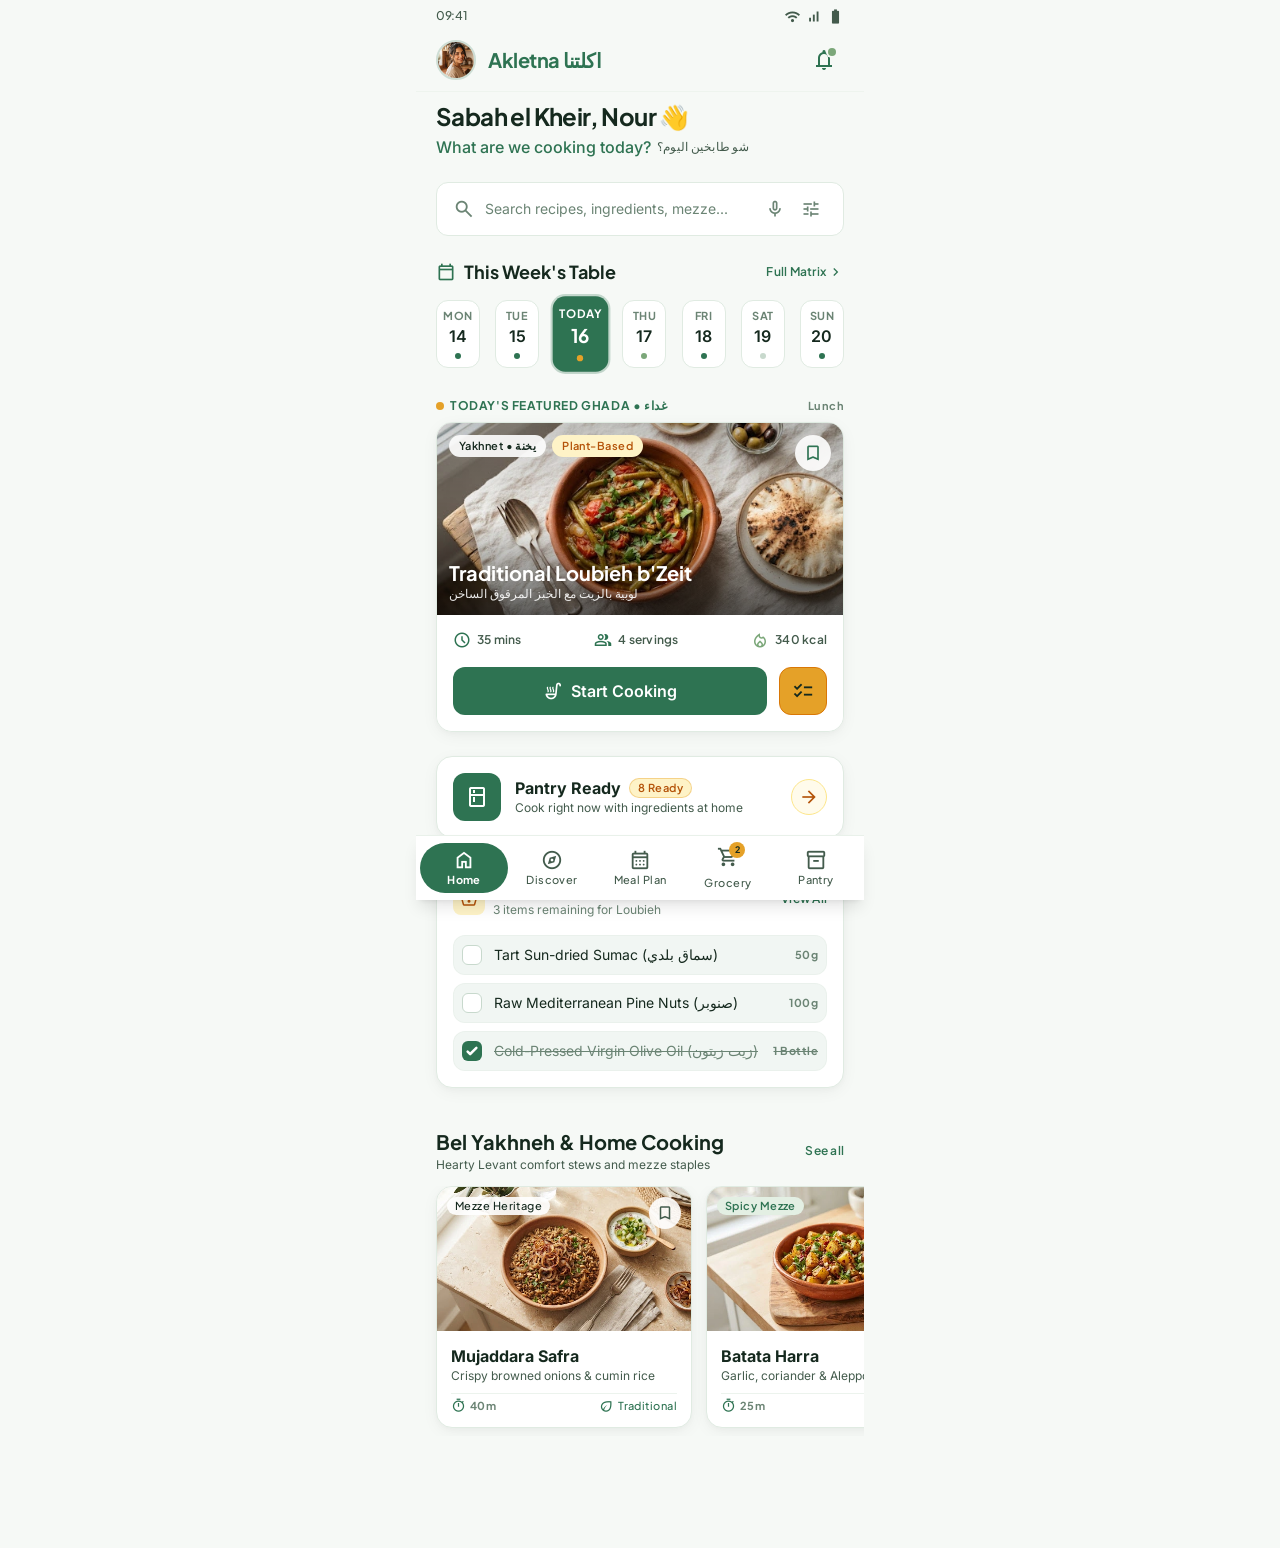
<file: stitch/home.html>
<!DOCTYPE html><html class="light" lang="en"><head>
<meta charset="utf-8">
<meta content="width=device-width, initial-scale=1.0" name="viewport">
<title>Akletna اكلتنا - Modern Lebanese Kitchen Dashboard</title>
<!-- Google Fonts: Plus Jakarta Sans & Inter -->



<!-- Material Symbols Outlined -->

<!-- Tailwind CSS with custom config -->


<style>
    /* Custom subtle touch targets and scrollbars */
    .no-scrollbar::-webkit-scrollbar {
      display: none;
    }
    .no-scrollbar {
      -ms-overflow-style: none;
      scrollbar-width: none;
    }
    .material-symbols-outlined {
      font-variation-settings: 'FILL' 0, 'wght' 400, 'GRAD' 0, 'opsz' 24;
      line-height: 1;
    }
    .soft-ambient-shadow {
      box-shadow: 0 4px 18px -2px rgba(21, 41, 30, 0.06), 0 2px 6px -1px rgba(21, 41, 30, 0.03);
    }
    .elevated-bar-shadow {
      box-shadow: 0 10px 30px -4px rgba(21, 41, 30, 0.12);
    }
  </style>
<style>
    body {
      min-height: max(884px, 100dvh);
    }
  </style>
<link rel="stylesheet" href="fonts.css"><link rel="stylesheet" href="home.css"><link rel="stylesheet" href="interactive.css"><script src="interactive.js" defer></script></head>
<body data-screen="home" class="bg-background text-on-surface antialiased selection:bg-primary-fixed selection:text-on-primary-fixed min-h-screen flex justify-center">
<!-- Mobile App Frame Container simulating Flutter Android Shell -->
<div class="w-full max-w-md bg-background min-h-screen relative flex flex-col pb-28">
<!-- Android System Status Bar Simulation -->
<div class="w-full h-7 px-margin flex items-center justify-between text-on-surface-variant font-label-md text-label-md select-none pt-1">
<span class="font-medium tracking-tight">09:41</span>
<div class="flex items-center space-x-1.5">
<span class="material-symbols-outlined text-[15px]" data-icon="wifi">wifi</span>
<span class="material-symbols-outlined text-[15px]" data-icon="signal_cellular_alt">signal_cellular_alt</span>
<span class="material-symbols-outlined text-[17px]" data-icon="battery_full">battery_full</span>
</div>
</div>
<!-- SHARED COMPONENT: TopAppBar (from JSON) -->
<header class="bg-surface border-b border-surface-variant/40 flex justify-between items-center w-full px-margin h-16 sticky top-0 z-40 transition-colors">
<!-- Leading: User Avatar -->
<div class="flex items-center space-x-3">
<div class="relative w-10 h-10 rounded-full border-2 border-primary/20 overflow-hidden shadow-xs">
<img class="w-full h-full object-cover" data-alt="Close-up lifestyle portrait of a young Lebanese woman with warm Mediterranean olive complexion and tied dark hair, smiling gently in a sunlit warm-toned kitchen with terracotta tiles in the soft background." src="media/2643e7365938959f.webp" alt="Akletna Stitch design imagery" decoding="async">
</div>
<div>
<span class="block font-headline-sm text-headline-sm text-primary tracking-tight font-bold">Akletna اكلتنا</span>
</div>
</div>
<!-- Trailing: Notification Button -->
<button aria-label="Notifications" class="relative w-10 h-10 flex items-center justify-center rounded-full hover:bg-surface-container transition-colors duration-150 active:scale-95 text-on-surface-variant">
<span class="material-symbols-outlined text-primary text-[24px]" data-icon="notifications">notifications</span>
<span class="absolute top-2 right-2 w-2 h-2 rounded-full bg-secondary ring-2 ring-surface"></span>
</button>
</header>
<!-- Main Content Canvas -->
<main class="px-margin flex-1 space-y-space-lg pt-space-sm">
<!-- Greeting & Subtitle Area -->
<section class="space-y-1">
<div class="flex items-center justify-between">
<h1 class="font-headline-md text-headline-md font-bold text-on-surface tracking-tight">
            Sabah el Kheir, Nour 👋
          </h1>
</div>
<p class="font-title-md text-title-md text-primary font-medium flex items-center gap-1.5">
<span class="">What are we cooking today?</span>
<span class="text-on-surface-variant text-label-md font-normal font-label-md font-arabic">شو طابخين اليوم؟</span>
</p>
</section>
<!-- Search & Voice/Filter Bar -->
<section>
<div class="flex items-center bg-surface-container-lowest rounded-xl px-space-md py-2.5 transition-all focus-within:bg-surface-container-lowest focus-within:ring-1.5 focus-within:ring-primary border border-surface-variant shadow-xs">
<span class="material-symbols-outlined text-outline text-[22px] mr-2.5" data-icon="search">search</span>
<input class="w-full bg-transparent border-0 p-0 text-on-surface placeholder:text-outline font-body-md text-body-md focus:ring-0" placeholder="Search recipes, ingredients, mezze..." type="text">
<div class="flex items-center space-x-1 pl-2">
<button aria-label="Voice Search" class="w-8 h-8 rounded-full flex items-center justify-center text-outline hover:text-primary transition-colors">
<span class="material-symbols-outlined text-[20px]" data-icon="mic">mic</span>
</button>
<button aria-label="Filters" class="w-8 h-8 rounded-full flex items-center justify-center text-outline hover:text-primary transition-colors">
<span class="material-symbols-outlined text-[20px]" data-icon="tune">tune</span>
</button>
</div>
</div>
</section>
<!-- 7-Day Meal Planner Weekly Glance Strip -->
<section class="space-y-2.5">
<div class="flex items-center justify-between">
<div class="flex items-center gap-2">
<span class="material-symbols-outlined text-primary text-[20px]" data-icon="calendar_today">calendar_today</span>
<h2 class="font-title-lg text-title-lg text-on-surface font-bold">This Week's Table</h2>
</div>
<a class="font-label-md text-label-md text-primary hover:underline font-semibold flex items-center" href="#">
            Full Matrix <span class="material-symbols-outlined text-[16px] ml-0.5" data-icon="chevron_right">chevron_right</span>
</a>
</div>
<!-- Weekly Pill Strip -->
<div class="flex items-center justify-between gap-1.5 overflow-x-auto no-scrollbar py-1">
<!-- Mon -->
<button class="flex flex-col items-center justify-center min-w-[44px] py-2 px-1 rounded-xl bg-surface-container-lowest border border-surface-variant text-on-surface-variant hover:bg-surface-container transition-all">
<span class="font-label-sm text-label-sm text-outline">MON</span>
<span class="font-title-md text-title-md font-semibold text-on-surface mt-0.5">14</span>
<span class="w-1.5 h-1.5 rounded-full bg-primary mt-1.5"></span>
</button>
<!-- Tue -->
<button class="flex flex-col items-center justify-center min-w-[44px] py-2 px-1 rounded-xl bg-surface-container-lowest border border-surface-variant text-on-surface-variant hover:bg-surface-container transition-all">
<span class="font-label-sm text-label-sm text-outline">TUE</span>
<span class="font-title-md text-title-md font-semibold text-on-surface mt-0.5">15</span>
<span class="w-1.5 h-1.5 rounded-full bg-primary mt-1.5"></span>
</button>
<!-- Wed (Active Today) -->
<button class="flex flex-col items-center justify-center min-w-[48px] py-2.5 px-1.5 rounded-xl bg-primary text-on-primary shadow-sm ring-2 ring-primary/25 scale-105 transform transition-transform"><span class="font-label-sm text-label-sm text-on-primary uppercase tracking-wider font-bold">TODAY</span>
<span class="font-title-lg text-title-lg font-bold text-on-primary mt-0.5">16</span>
<span class="w-1.5 h-1.5 rounded-full mt-1.5" style="background-color: #E5A128;"></span></button>
<!-- Thu -->
<button class="flex flex-col items-center justify-center min-w-[44px] py-2 px-1 rounded-xl bg-surface-container-lowest border border-surface-variant text-on-surface-variant hover:bg-surface-container transition-all">
<span class="font-label-sm text-label-sm text-outline">THU</span>
<span class="font-title-md text-title-md font-semibold text-on-surface mt-0.5">17</span>
<span class="w-1.5 h-1.5 rounded-full bg-secondary mt-1.5"></span>
</button>
<!-- Fri -->
<button class="flex flex-col items-center justify-center min-w-[44px] py-2 px-1 rounded-xl bg-surface-container-lowest border border-surface-variant text-on-surface-variant hover:bg-surface-container transition-all">
<span class="font-label-sm text-label-sm text-outline">FRI</span>
<span class="font-title-md text-title-md font-semibold text-on-surface mt-0.5">18</span>
<span class="w-1.5 h-1.5 rounded-full bg-primary mt-1.5"></span>
</button>
<!-- Sat -->
<button class="flex flex-col items-center justify-center min-w-[44px] py-2 px-1 rounded-xl bg-surface-container-lowest border border-surface-variant text-on-surface-variant hover:bg-surface-container transition-all">
<span class="font-label-sm text-label-sm text-outline">SAT</span>
<span class="font-title-md text-title-md font-semibold text-on-surface mt-0.5">19</span>
<span class="w-1.5 h-1.5 rounded-full bg-outline-variant mt-1.5"></span>
</button>
<!-- Sun -->
<button class="flex flex-col items-center justify-center min-w-[44px] py-2 px-1 rounded-xl bg-surface-container-lowest border border-surface-variant text-on-surface-variant hover:bg-surface-container transition-all">
<span class="font-label-sm text-label-sm text-outline">SUN</span>
<span class="font-title-md text-title-md font-semibold text-on-surface mt-0.5">20</span>
<span class="w-1.5 h-1.5 rounded-full bg-primary mt-1.5"></span>
</button>
</div>
</section>
<!-- Hero Card: Today's Planned Meal -->
<section class="space-y-2">
<div class="flex items-center justify-between">
<div class="flex items-center space-x-1.5">
<span class="w-2 h-2 rounded-full bg-primary" style="background-color: #E5A128;"></span>
<span class="font-label-md text-label-md text-primary font-bold tracking-wider uppercase">Today's Featured Ghada • غداء</span>
</div>
<span class="font-label-sm text-label-sm text-outline">Lunch</span>
</div>
<div class="bg-surface-container-lowest rounded-2xl border border-surface-variant overflow-hidden soft-ambient-shadow flex flex-col">
<!-- Food Image with Badges -->
<div class="relative h-48 w-full bg-surface-container">
<img class="w-full h-full object-cover" data-alt="Editorial overhead photograph of traditional Lebanese Loubieh b'Zeit green beans stewed slowly in extra virgin olive oil, sweet onions, and ripe tomatoes in a handcrafted rustic earthenware terracotta bowl, garnished with fresh flat-leaf parsley and served beside warm charred pita bread over a natural off-white linen surface in soft natural Mediterranean morning light." src="media/5db02407a92b571a.webp" alt="Akletna Stitch design imagery" decoding="async">
<div class="absolute inset-0 bg-gradient-to-t from-black/60 via-transparent to-black/20"></div>
<!-- Top Overlay Badges -->
<div class="absolute top-3 left-3 flex gap-1.5">
<span class="px-2.5 py-1 rounded-full bg-surface-container-lowest/90 backdrop-blur-md text-on-surface font-label-sm text-label-sm font-semibold shadow-xs">
                Yakhnet • يخنة
              </span>
<span class="px-2.5 py-1 rounded-full bg-primary-fixed text-primary font-label-sm text-label-sm font-semibold shadow-xs" style="background-color: #FEF3C7; color: #B45309;">
                Plant-Based
              </span>
</div>
<!-- Bookmark Action -->
<button aria-label="Bookmark Recipe" class="absolute top-3 right-3 w-9 h-9 rounded-full bg-surface-container-lowest/90 backdrop-blur-md text-on-surface flex items-center justify-center hover:bg-surface-container-lowest active:scale-95 transition-all shadow-xs">
<span class="material-symbols-outlined text-[20px] text-primary" data-icon="bookmark" data-weight="fill" style="font-variation-settings: &quot;FILL&quot; 1;">bookmark</span>
</button>
<!-- Bottom Image Title Anchor -->
<div class="absolute bottom-3 left-3 right-3 text-white">
<h3 class="font-headline-sm text-headline-sm font-bold text-white drop-shadow-sm leading-tight">
                Traditional Loubieh b'Zeit
              </h3>
<p class="font-body-sm text-body-sm text-white/90">لوبية بالزيت مع الخبز المرقوق الساخن</p>
</div>
</div>
<!-- Card Details & Action Row -->
<div class="p-space-md space-y-3.5 bg-surface-container-lowest">
<div class="flex items-center justify-between text-on-surface-variant font-label-md text-label-md">
<div class="flex items-center space-x-1.5">
<span class="material-symbols-outlined text-[18px] text-primary" data-icon="schedule">schedule</span>
<span class="">35 mins</span>
</div>
<div class="flex items-center space-x-1.5">
<span class="material-symbols-outlined text-[18px] text-primary" data-icon="group">group</span>
<span class="">4 servings</span>
</div>
<div class="flex items-center space-x-1.5">
<span class="material-symbols-outlined text-[18px] text-secondary" data-icon="local_fire_department">local_fire_department</span>
<span class="">340 kcal</span>
</div>
</div>
<div class="pt-1 flex items-center gap-3">
<!-- Primary Herb Green Button -->
<button class="flex-1 h-12 rounded-xl bg-primary text-on-primary font-title-md text-title-md font-semibold flex items-center justify-center space-x-2 shadow-xs hover:bg-primary/90 active:scale-[0.98] transition-all">
<span class="material-symbols-outlined text-[20px]" data-icon="soup_kitchen">soup_kitchen</span>
<span class="">Start Cooking</span>
</button>
<!-- Secondary Pistachio Quick Checklist Button -->
<button aria-label="Ingredient Checklist" class="w-12 h-12 rounded-xl bg-secondary-container border border-secondary/30 text-primary flex items-center justify-center hover:bg-secondary-fixed active:scale-95 transition-all" style="background-color: #E5A128; color: #15291E; border-color: #D97706;">
<span class="material-symbols-outlined text-[22px]" data-icon="checklist">checklist</span>
</button>
</div>
</div>
</div>
</section>
<!-- Pantry Shortcut Pill Banner -->
<section>
<div class="bg-surface-container-lowest border border-surface-variant rounded-2xl p-space-md flex items-center justify-between soft-ambient-shadow">
<div class="flex items-center space-x-3.5">
<div class="w-12 h-12 rounded-xl bg-primary text-white flex items-center justify-center flex-shrink-0 shadow-xs">
<span class="material-symbols-outlined text-[24px]" data-icon="kitchen">kitchen</span>
</div>
<div>
<div class="flex items-center space-x-2">
<h4 class="font-title-md text-title-md font-bold text-on-surface">Pantry Ready</h4>
<span class="px-2 py-0.5 rounded-full bg-secondary-container text-primary font-label-sm text-label-sm font-semibold" style="background-color: #FEF3C7; color: #B45309; border: 1px solid rgba(229, 161, 40, 0.4);">8 Ready</span>
</div>
<p class="font-body-sm text-body-sm text-on-surface-variant line-clamp-1">
                Cook right now with ingredients at home
              </p>
</div>
</div>
<button aria-label="Open pantry matches" class="w-9 h-9 rounded-full bg-surface-container text-primary border border-surface-variant flex items-center justify-center hover:bg-primary hover:text-white transition-colors" style="background-color: #FFFBEB; color: #B45309; border-color: #FDE68A;">
<span class="material-symbols-outlined text-[20px]" data-icon="arrow_forward">arrow_forward</span>
</button>
</div>
</section>
<!-- Curated Recipe Inspiration Carousel: Bel Yakhneh & Home Cooking -->
<section class="pb-4">
<div class="bg-surface-container-lowest border border-surface-variant rounded-2xl p-space-md soft-ambient-shadow space-y-3">
<div class="flex items-center justify-between">
<div class="flex items-center space-x-2">
<span class="w-8 h-8 rounded-lg bg-primary-fixed flex items-center justify-center text-primary" style="background-color: #FEF3C7; color: #B45309;">
<span class="material-symbols-outlined text-[18px]" data-icon="shopping_basket">shopping_basket</span>
</span>
<div>
<h4 class="font-title-md text-title-md font-bold text-on-surface">Tonight's Grocery List</h4>
<p class="font-body-sm text-body-sm text-outline">3 items remaining for Loubieh</p>
</div>
</div>
<a class="font-label-md text-label-md text-primary font-semibold hover:underline" href="#">View All</a>
</div>
<!-- Quick Interactive Checklist Items -->
<div class="space-y-2 pt-1">
<label class="flex items-center space-x-3 p-2 rounded-xl bg-surface-container-low/80 border border-surface-variant/40 cursor-pointer hover:bg-surface-container transition-colors">
<input class="w-5 h-5 rounded-md border-outline-variant text-primary focus:ring-primary focus:ring-offset-0" type="checkbox">
<span class="flex-1 font-body-md text-body-md text-on-surface">Tart Sun-dried Sumac (سماق بلدي)</span>
<span class="font-label-sm text-label-sm text-outline">50g</span>
</label>
<label class="flex items-center space-x-3 p-2 rounded-xl bg-surface-container-low/80 border border-surface-variant/40 cursor-pointer hover:bg-surface-container transition-colors">
<input class="w-5 h-5 rounded-md border-outline-variant text-primary focus:ring-primary focus:ring-offset-0" type="checkbox">
<span class="flex-1 font-body-md text-body-md text-on-surface">Raw Mediterranean Pine Nuts (صنوبر)</span>
<span class="font-label-sm text-label-sm text-outline">100g</span>
</label>
<label class="flex items-center space-x-3 p-2 rounded-xl bg-surface-container-low/80 border border-surface-variant/40 cursor-pointer hover:bg-surface-container transition-colors">
<input checked="" class="w-5 h-5 rounded-md border-outline-variant text-primary focus:ring-primary focus:ring-offset-0" type="checkbox">
<span class="flex-1 font-body-md text-body-md text-outline line-through">Cold-Pressed Virgin Olive Oil (زيت زيتون)</span>
<span class="font-label-sm text-label-sm text-outline line-through">1 Bottle</span>
</label>
</div>
</div>
</section><section class="space-y-3">
<div class="flex items-center justify-between">
<div>
<h2 class="font-headline-sm text-headline-sm font-bold text-on-surface">Bel Yakhneh &amp; Home Cooking</h2>
<p class="font-body-sm text-body-sm text-on-surface-variant">Hearty Levant comfort stews and mezze staples</p>
</div>
<a class="font-label-md text-label-md text-primary font-semibold hover:underline" href="#">See all</a>
</div>
<!-- Horizontal Scrolling Bento Recipe Strip -->
<div class="flex space-x-3.5 overflow-x-auto no-scrollbar pb-2 -mx-margin px-margin">
<!-- Card 1: Mujaddara -->
<div class="flex-shrink-0 w-64 bg-surface-container-lowest rounded-2xl border border-surface-variant overflow-hidden soft-ambient-shadow flex flex-col group">
<div class="relative h-36 w-full bg-surface-container overflow-hidden">
<img class="w-full h-full object-cover group-hover:scale-105 transition-transform duration-300" data-alt="Editorial food monograph overhead view of authentic Lebanese Mujaddara cooked brown lentils and rice topped lavishly with deeply caramelized golden crispy onion ribbons, served in an earthy unglazed ceramic dish beside a bowl of fresh mint cucumber yogurt on a warm rustic stone countertop with gentle morning sunlight." src="media/c903f4913fe00d7e.webp" alt="Akletna Stitch design imagery" decoding="async">
<span class="absolute top-2.5 left-2.5 px-2 py-0.5 rounded-full bg-surface-container-lowest/90 backdrop-blur-xs font-label-sm text-label-sm text-on-surface font-medium">
                Mezze Heritage
              </span>
<button aria-label="Bookmark Mujaddara" class="absolute top-2.5 right-2.5 w-8 h-8 rounded-full bg-surface-container-lowest/90 backdrop-blur-xs text-on-surface-variant flex items-center justify-center active:scale-95">
<span class="material-symbols-outlined text-[18px]" data-icon="bookmark">bookmark</span>
</button>
</div>
<div class="p-3.5 flex flex-col justify-between flex-1 space-y-2">
<div>
<h4 class="font-title-md text-title-md font-bold text-on-surface line-clamp-1">Mujaddara Safra</h4>
<p class="font-body-sm text-body-sm text-on-surface-variant line-clamp-1">Crispy browned onions &amp; cumin rice</p>
</div>
<div class="flex items-center justify-between pt-1 border-t border-surface-variant/60 font-label-sm text-label-sm text-outline">
<span class="flex items-center gap-1">
<span class="material-symbols-outlined text-[15px] text-primary" data-icon="timer">timer</span> 40m
                </span>
<span class="flex items-center gap-1 text-primary font-medium">
<span class="material-symbols-outlined text-[15px]" data-icon="eco">eco</span> Traditional
                </span>
</div>
</div>
</div>
<!-- Card 2: Batata Harra -->
<div class="flex-shrink-0 w-64 bg-surface-container-lowest rounded-2xl border border-surface-variant overflow-hidden soft-ambient-shadow flex flex-col group">
<div class="relative h-36 w-full bg-surface-container overflow-hidden">
<img class="w-full h-full object-cover group-hover:scale-105 transition-transform duration-300" data-alt="Crisp and spicy Lebanese Batata Harra golden roasted potato cubes tossed with fresh crushed garlic, abundant emerald cilantro, sun-dried red chili flakes, and a heavy squeeze of tart lemon juice presented in a warm terracotta bowl on a sunlit olive wood cutting board." src="media/ca74c1af4cbc836d.webp" alt="Akletna Stitch design imagery" decoding="async">
<span class="absolute top-2.5 left-2.5 px-2 py-0.5 rounded-full bg-secondary-container font-label-sm text-label-sm text-primary font-semibold">
                Spicy Mezze
              </span>
<button aria-label="Bookmark Batata Harra" class="absolute top-2.5 right-2.5 w-8 h-8 rounded-full bg-surface-container-lowest/90 backdrop-blur-xs text-on-surface-variant flex items-center justify-center active:scale-95">
<span class="material-symbols-outlined text-[18px]" data-icon="bookmark">bookmark</span>
</button>
</div>
<div class="p-3.5 flex flex-col justify-between flex-1 space-y-2">
<div>
<h4 class="font-title-md text-title-md font-bold text-on-surface line-clamp-1">Batata Harra</h4>
<p class="font-body-sm text-body-sm text-on-surface-variant line-clamp-1">Garlic, coriander &amp; Aleppo chili</p>
</div>
<div class="flex items-center justify-between pt-1 border-t border-surface-variant/60 font-label-sm text-label-sm text-outline">
<span class="flex items-center gap-1">
<span class="material-symbols-outlined text-[15px] text-primary" data-icon="timer">timer</span> 25m
                </span>
<span class="flex items-center gap-1 text-secondary font-medium">
<span class="material-symbols-outlined text-[15px]" data-icon="bolt">bolt</span> Quick
                </span>
</div>
</div>
</div>
<!-- Card 3: Shish Tawook with Toum -->
<div class="flex-shrink-0 w-64 bg-surface-container-lowest rounded-2xl border border-surface-variant overflow-hidden soft-ambient-shadow flex flex-col group">
<div class="relative h-36 w-full bg-surface-container overflow-hidden">
<img class="w-full h-full object-cover group-hover:scale-105 transition-transform duration-300" data-alt="Artisanal Lebanese grilled Shish Tawook chicken skewers marinated in yogurt, garlic, lemon, and tomato paste, resting on charred pita bread garnished with fiery pickled wild cucumbers and a side dish of thick, fluffy authentic garlic toum emulsion under bright warm Mediterranean daylight." src="media/24b116a9c4736e63.webp" alt="Akletna Stitch design imagery" decoding="async">
<span class="absolute top-2.5 left-2.5 px-2 py-0.5 rounded-full bg-surface-container-lowest/90 backdrop-blur-xs font-label-sm text-label-sm text-on-surface font-medium">
                Mashawi • مشاوي
              </span>
<button aria-label="Bookmark Shish Tawook" class="absolute top-2.5 right-2.5 w-8 h-8 rounded-full bg-surface-container-lowest/90 backdrop-blur-xs text-on-surface-variant flex items-center justify-center active:scale-95">
<span class="material-symbols-outlined text-[18px]" data-icon="bookmark">bookmark</span>
</button>
</div>
<div class="p-3.5 flex flex-col justify-between flex-1 space-y-2">
<div>
<h4 class="font-title-md text-title-md font-bold text-on-surface line-clamp-1">Shish Tawook w/ Toum</h4>
<p class="font-body-sm text-body-sm text-on-surface-variant line-clamp-1">Yogurt marinade &amp; whipped garlic</p>
</div>
<div class="flex items-center justify-between pt-1 border-t border-surface-variant/60 font-label-sm text-label-sm text-outline">
<span class="flex items-center gap-1">
<span class="material-symbols-outlined text-[15px] text-primary" data-icon="timer">timer</span> 30m
                </span>
<span class="flex items-center gap-1 text-primary font-medium">
<span class="material-symbols-outlined text-[15px]" data-icon="local_fire_department">local_fire_department</span> High Protein
                </span>
</div>
</div>
</div>
</div>
</section>
</main>
<!-- SHARED COMPONENT: BottomNavBar (from JSON) -->
<!-- Active Destination: 'Home' is the active dashboard tab -->
<nav class="fixed bottom-0 left-0 w-full z-50 flex justify-around items-center px-space-xs py-space-xs bg-surface-container-lowest border-t border-surface-variant/70 shadow-lg elevated-bar-shadow max-w-md left-1/2 -translate-x-1/2 transition-colors">
<!-- Destination 1: Home (ACTIVE) -->
<a aria-label="Home" class="flex flex-col items-center justify-center bg-primary text-on-primary rounded-full px-4 py-1.5 active:scale-95 transition-transform duration-150" href="#">
<span class="material-symbols-outlined text-[22px]" data-icon="home" data-weight="fill" style="font-variation-settings: &quot;FILL&quot; 1;">home</span>
<span class="font-label-sm text-label-sm font-bold mt-0.5">Home</span>
</a>
<!-- Destination 2: Discover (INACTIVE) -->
<a aria-label="Discover" class="flex flex-col items-center justify-center text-on-surface-variant px-3 py-1.5 hover:bg-surface-container-low transition-colors duration-200 active:scale-95" href="#">
<span class="material-symbols-outlined text-[22px]" data-icon="explore">explore</span>
<span class="font-label-sm text-label-sm font-medium mt-0.5">Discover</span>
</a>
<!-- Destination 3: Meal Plan (INACTIVE) -->
<a aria-label="Meal Plan" class="flex flex-col items-center justify-center text-on-surface-variant px-3 py-1.5 hover:bg-surface-container-low transition-colors duration-200 active:scale-95" href="#">
<span class="material-symbols-outlined text-[22px]" data-icon="calendar_month">calendar_month</span>
<span class="font-label-sm text-label-sm font-medium mt-0.5">Meal Plan</span>
</a>
<!-- Destination 4: Grocery (INACTIVE) -->
<a aria-label="Grocery" class="flex flex-col items-center justify-center text-on-surface-variant px-3 py-1.5 hover:bg-surface-container-low transition-colors duration-200 active:scale-95" href="#">
<div class="relative">
<span class="material-symbols-outlined text-[22px]" data-icon="shopping_cart">shopping_cart</span>
<span class="absolute -top-1 -right-1.5 w-4 h-4 rounded-full bg-secondary text-white font-label-sm text-[9px] flex items-center justify-center font-bold" style="background-color: #E5A128; color: #15291E;">2</span>
</div>
<span class="font-label-sm text-label-sm font-medium mt-0.5">Grocery</span>
</a>
<!-- Destination 5: Pantry (INACTIVE) -->
<a aria-label="Pantry" class="flex flex-col items-center justify-center text-on-surface-variant px-3 py-1.5 hover:bg-surface-container-low transition-colors duration-200 active:scale-95" href="#">
<span class="material-symbols-outlined text-[22px]" data-icon="inventory_2">inventory_2</span>
<span class="font-label-sm text-label-sm font-medium mt-0.5">Pantry</span>
</a>
</nav>
</div>
<!-- Micro-interactions Script -->

<div class="preview-toast" role="status" aria-live="polite"></div></body></html>
</file>
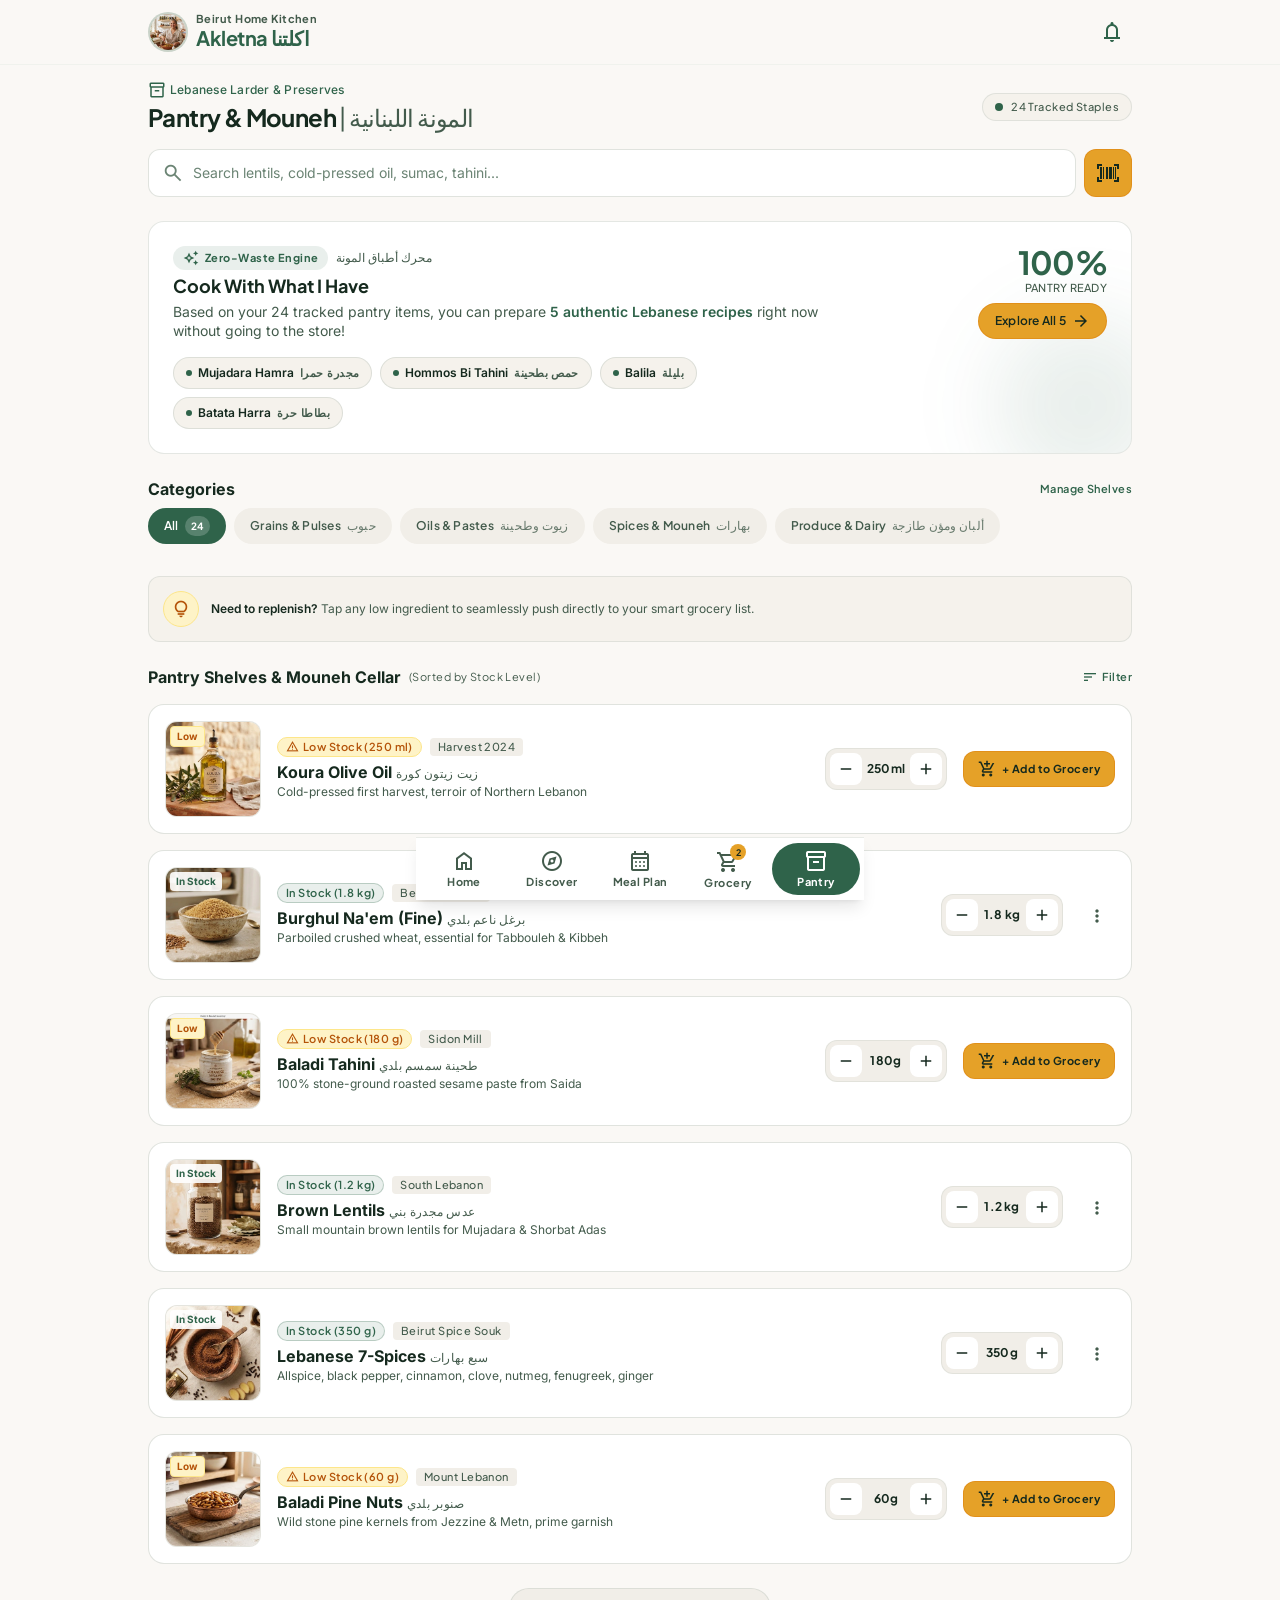
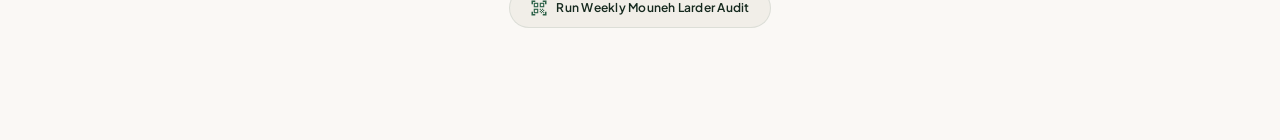
<file: stitch/pantry.html>
<!DOCTYPE html><html class="h-full" lang="en"><head>
<meta charset="utf-8">
<meta content="width=device-width, initial-scale=1.0" name="viewport">
<title>Pantry &amp; Mouneh - Akletna اكلتنا</title>
<!-- Material Symbols Outlined -->

<!-- Google Fonts: Plus Jakarta Sans & Inter -->



<!-- Tailwind CSS -->


<style>
    .material-symbols-outlined {
      font-variation-settings: 'FILL' 0, 'wght' 400, 'GRAD' 0, 'opsz' 24;
      display: inline-block;
      vertical-align: middle;
      line-height: 1;
    }
    .custom-scrollbar::-webkit-scrollbar {
      display: none;
    }
    .custom-scrollbar {
      -ms-overflow-style: none;
      scrollbar-width: none;
    }
  </style>
<style>
    body {
      min-height: max(884px, 100dvh);
    }
  </style>
<link rel="stylesheet" href="fonts.css"><link rel="stylesheet" href="pantry.css"><link rel="stylesheet" href="interactive.css"><script src="interactive.js" defer></script></head>
<body data-screen="pantry" class="bg-background text-on-surface antialiased min-h-screen flex flex-col justify-between selection:bg-primary selection:text-on-primary">
<!-- Top App Bar (Shared Components Anchor) -->
<header class="sticky top-0 z-40 bg-surface/95 backdrop-blur-sm border-b border-surface-variant/40 shadow-xs">
<div class="flex justify-between items-center w-full px-margin h-16 max-w-5xl mx-auto">
<!-- Leading: User Avatar -->
<div class="flex items-center gap-space-sm">
<div class="w-10 h-10 rounded-full border-2 border-primary/20 overflow-hidden bg-surface-container flex items-center justify-center shadow-xs">
<img class="w-full h-full object-cover" data-alt="A portrait photograph of a warm Lebanese home chef in a bright, modern Mediterranean kitchen with limestone countertops and sun-dappled olive tree shadows in the background. The lighting is soft morning natural light with warm earthy tones, reflecting an authentic artisanal culinary environment." src="media/b34f6934b9b6d35a.webp" alt="Akletna Stitch design imagery" decoding="async">
</div>
<div class="flex flex-col">
<span class="text-label-sm font-label-sm text-on-surface-variant leading-none">Beirut Home Kitchen</span>
<span class="text-headline-sm font-headline-sm font-bold text-primary tracking-tight">Akletna اكلتنا</span>
</div>
</div>
<!-- Trailing: Notifications Action -->
<div class="flex items-center gap-space-xs">
<button aria-label="Notifications" class="w-10 h-10 rounded-full flex items-center justify-center text-primary hover:bg-surface-container active:scale-95 transition-all">
<span class="material-symbols-outlined text-[24px]">notifications</span>
</button>
</div>
</div>
</header>
<!-- Main Canvas -->
<main class="flex-1 w-full max-w-5xl mx-auto px-margin pt-space-md pb-28">
<!-- Screen Title & Search / Scan Bar -->
<div class="mb-space-lg">
<div class="flex flex-col sm:flex-row sm:items-center sm:justify-between gap-space-xs mb-space-md">
<div>
<div class="flex items-center gap-space-xs text-primary font-medium text-label-md">
<span class="material-symbols-outlined text-[18px]">inventory_2</span>
<span>Lebanese Larder &amp; Preserves</span>
</div>
<h1 class="text-headline-md font-headline-md text-on-surface font-bold tracking-tight mt-0.5">
            Pantry &amp; Mouneh <span class="font-normal text-on-surface-variant font-headline-sm">| المونة اللبنانية</span>
</h1>
</div>
<div class="flex items-center gap-2 text-label-sm font-label-sm text-on-surface-variant bg-surface-container-low px-3 py-1.5 rounded-full border border-outline-variant/60 w-fit">
<span class="w-2 h-2 rounded-full bg-primary animate-pulse"></span>
<span class="font-medium">24 Tracked Staples</span>
</div>
</div>
<!-- Search and Barcode Scanner Field -->
<div class="flex items-center gap-space-sm">
<div class="relative flex-1">
<div class="absolute inset-y-0 left-0 pl-3.5 flex items-center pointer-events-none text-outline">
<span class="material-symbols-outlined text-[22px]">search</span>
</div>
<input class="w-full pl-11 pr-4 py-3 bg-surface-container-lowest border border-outline-variant/70 rounded-xl text-body-md font-body-md text-on-surface placeholder:text-outline focus:outline-none focus:bg-surface-container-lowest focus:border-primary focus:ring-1 focus:ring-primary transition-all shadow-xs" placeholder="Search lentils, cold-pressed oil, sumac, tahini..." type="text">
</div>
<button aria-label="Scan barcode or pantry shelf" class="h-12 w-12 flex-shrink-0 bg-[#E5A128] hover:bg-[#d49323] text-[#15291E] rounded-xl flex items-center justify-center active:scale-95 transition-all shadow-xs group border border-[#D97706]/40">
<span class="material-symbols-outlined text-[24px] group-hover:scale-105 transition-transform">barcode_scanner</span>
</button>
</div>
</div>
<!-- Mouneh Match Engine (محرك أطباق المونة) Zero-Waste Card -->
<section class="mb-space-lg rounded-2xl bg-surface-container-lowest border border-outline-variant/60 p-space-md sm:p-space-lg relative overflow-hidden shadow-xs">
<div class="absolute -right-10 -bottom-10 w-44 h-44 rounded-full bg-[#2F634A]/10 pointer-events-none blur-2xl"></div>
<div class="flex flex-col md:flex-row md:items-start justify-between gap-space-md relative z-10">
<div class="flex-1">
<div class="flex items-center gap-2 mb-space-xs">
<span class="bg-[#2F634A]/10 text-primary px-2.5 py-1 rounded-full text-label-sm font-label-sm flex items-center gap-1.5 font-bold">
<span class="material-symbols-outlined text-[16px]" style="font-variation-settings: 'FILL' 1;">auto_awesome</span>
<span>Zero-Waste Engine</span>
</span>
<span class="text-body-sm font-body-sm text-on-surface-variant font-medium">محرك أطباق المونة</span>
</div>
<h2 class="text-title-lg font-title-lg font-bold text-on-surface mt-1">Cook With What I Have</h2>
<p class="text-body-md font-body-md text-on-surface-variant mt-1 leading-snug">
            Based on your 24 tracked pantry items, you can prepare <strong class="text-primary font-semibold">5 authentic Lebanese recipes</strong> right now without going to the store!
          </p>
<!-- Quick clickable recipe chips -->
<div class="mt-space-md flex flex-wrap gap-2">
<button class="flex items-center gap-1.5 bg-surface-container-low border border-outline-variant/70 hover:border-primary px-3 py-1.5 rounded-full text-body-sm font-body-sm text-on-surface shadow-xs active:scale-95 transition-all">
<span class="w-1.5 h-1.5 rounded-full bg-primary"></span>
<span class="font-semibold">Mujadara Hamra</span>
<span class="text-on-surface-variant text-label-sm">مجدرة حمرا</span>
</button>
<button class="flex items-center gap-1.5 bg-surface-container-low border border-outline-variant/70 hover:border-primary px-3 py-1.5 rounded-full text-body-sm font-body-sm text-on-surface shadow-xs active:scale-95 transition-all">
<span class="w-1.5 h-1.5 rounded-full bg-primary"></span>
<span class="font-semibold">Hommos Bi Tahini</span>
<span class="text-on-surface-variant text-label-sm">حمص بطحينة</span>
</button>
<button class="flex items-center gap-1.5 bg-surface-container-low border border-outline-variant/70 hover:border-primary px-3 py-1.5 rounded-full text-body-sm font-body-sm text-on-surface shadow-xs active:scale-95 transition-all">
<span class="w-1.5 h-1.5 rounded-full bg-primary"></span>
<span class="font-semibold">Balila</span>
<span class="text-on-surface-variant text-label-sm">بليلة</span>
</button>
<button class="flex items-center gap-1.5 bg-surface-container-low border border-outline-variant/70 hover:border-primary px-3 py-1.5 rounded-full text-body-sm font-body-sm text-on-surface shadow-xs active:scale-95 transition-all">
<span class="w-1.5 h-1.5 rounded-full bg-primary"></span>
<span class="font-semibold">Batata Harra</span>
<span class="text-on-surface-variant text-label-sm">بطاطا حرة</span>
</button>
</div>
</div>
<div class="md:w-56 flex-shrink-0 flex items-center justify-between md:flex-col md:items-end gap-2 pt-2 md:pt-0 border-t border-outline-variant/40 md:border-t-0">
<div class="text-right">
<span class="text-display-lg-mobile font-display-lg-mobile text-primary font-bold leading-none">100%</span>
<span class="block text-label-sm font-label-sm text-on-surface-variant uppercase tracking-wide font-medium">Pantry Ready</span>
</div>
<button class="px-4 py-2 bg-[#E5A128] hover:bg-[#d49323] text-[#15291E] font-semibold rounded-full text-label-md font-label-md shadow-xs active:scale-95 transition-all flex items-center gap-1.5 border border-[#D97706]/40">
<span>Explore All 5</span>
<span class="material-symbols-outlined text-[18px]">arrow_forward</span>
</button>
</div>
</div>
</section>
<!-- Categories Filter Strip -->
<div class="mb-space-lg">
<div class="flex items-center justify-between mb-space-sm">
<h3 class="text-title-md font-title-md font-bold text-on-surface">Categories</h3>
<span class="text-label-sm font-label-sm text-primary font-semibold cursor-pointer hover:underline">Manage Shelves</span>
</div>
<div class="flex gap-2 overflow-x-auto pb-2 custom-scrollbar">
<!-- Selected Pill (Wild Mint & Pine: #2F634A) -->
<button class="px-4 py-2 rounded-full bg-primary text-on-primary font-label-md text-label-md shadow-xs flex-shrink-0 flex items-center gap-1.5">
<span class="font-semibold">All</span>
<span class="bg-white/20 text-white font-bold px-1.5 py-0.5 rounded-full text-[10px]">24</span>
</button>
<button class="px-4 py-2 rounded-full bg-surface-container text-on-surface-variant hover:bg-surface-container-high transition-colors font-label-md text-label-md flex-shrink-0 flex items-center gap-1.5">
<span>Grains &amp; Pulses</span>
<span class="text-on-surface-variant/80 font-normal">حبوب</span>
</button>
<button class="px-4 py-2 rounded-full bg-surface-container text-on-surface-variant hover:bg-surface-container-high transition-colors font-label-md text-label-md flex-shrink-0 flex items-center gap-1.5">
<span>Oils &amp; Pastes</span>
<span class="text-on-surface-variant/80 font-normal">زيوت وطحينة</span>
</button>
<button class="px-4 py-2 rounded-full bg-surface-container text-on-surface-variant hover:bg-surface-container-high transition-colors font-label-md text-label-md flex-shrink-0 flex items-center gap-1.5">
<span>Spices &amp; Mouneh</span>
<span class="text-on-surface-variant/80 font-normal">بهارات</span>
</button>
<button class="px-4 py-2 rounded-full bg-surface-container text-on-surface-variant hover:bg-surface-container-high transition-colors font-label-md text-label-md flex-shrink-0 flex items-center gap-1.5">
<span>Produce &amp; Dairy</span>
<span class="text-on-surface-variant/80 font-normal">ألبان ومؤن طازجة</span>
</button>
</div>
</div>
<!-- Domestic Tip Banner -->
<div class="mb-space-lg flex items-center gap-3 p-3.5 bg-surface-container-low border border-outline-variant/60 rounded-xl">
<div class="w-9 h-9 rounded-full bg-[#FEF3C7] text-[#B45309] border border-[#FDE68A] flex items-center justify-center flex-shrink-0">
<span class="material-symbols-outlined text-[20px]">lightbulb</span>
</div>
<p class="text-body-sm font-body-sm text-on-surface-variant leading-tight">
<strong class="text-on-surface font-semibold">Need to replenish?</strong> Tap any low ingredient to seamlessly push directly to your smart grocery list.
      </p>
</div>
<!-- Pantry Items List (Bento-like cards with interactive steppers & food imagery) -->
<section class="space-y-space-md">
<div class="flex items-center justify-between">
<h3 class="text-title-md font-title-md font-bold text-on-surface flex items-center gap-2">
<span>Pantry Shelves &amp; Mouneh Cellar</span>
<span class="text-label-sm font-label-sm font-normal text-on-surface-variant">(Sorted by Stock Level)</span>
</h3>
<button class="text-label-sm font-label-sm text-primary flex items-center gap-1 hover:underline font-semibold">
<span class="material-symbols-outlined text-[16px]">sort</span>
<span>Filter</span>
</button>
</div>
<!-- Item 1: Koura Extra Virgin Olive Oil (Low Stock) -->
<article class="bg-surface-container-lowest border border-outline-variant/70 rounded-2xl p-space-md flex flex-col sm:flex-row items-stretch sm:items-center justify-between gap-space-md shadow-xs hover:border-primary/50 transition-colors">
<div class="flex items-center gap-space-md flex-1">
<div class="w-20 h-20 sm:w-24 sm:h-24 rounded-xl overflow-hidden bg-surface-container flex-shrink-0 border border-outline-variant/40 relative">
<img class="w-full h-full object-cover" data-alt="An artisanal clear glass bottle filled with rich golden-green virgin olive oil from Koura Lebanon, resting on a rustic unglazed terracotta table beside wild olive branches and natural linen cloth. Diffused Mediterranean sunlight brings out warm amber tones and glistening textures." src="media/d5aa485de11812db.webp" alt="Akletna Stitch design imagery" decoding="async">
<span class="absolute top-1 left-1 bg-[#FEF3C7] text-[#B45309] border border-[#FDE68A] text-[10px] font-bold px-1.5 py-0.5 rounded shadow-xs">Low</span>
</div>
<div class="flex-1 min-w-0">
<div class="flex items-center gap-2 flex-wrap">
<span class="px-2 py-0.5 bg-[#FEF3C7] text-[#B45309] border border-[#FDE68A] rounded-full text-label-sm font-label-sm font-semibold flex items-center gap-1">
<span class="material-symbols-outlined text-[13px]">warning</span> Low Stock (250 ml)
</span>
<span class="text-label-sm font-label-sm text-on-surface-variant bg-surface-container px-2 py-0.5 rounded font-medium">Harvest 2024</span>
</div>
<h4 class="text-title-md font-title-md font-bold text-on-surface truncate mt-1">Koura Olive Oil <span class="font-normal text-on-surface-variant text-label-md">زيت زيتون كورة</span></h4>
<p class="text-body-sm font-body-sm text-on-surface-variant line-clamp-1">Cold-pressed first harvest, terroir of Northern Lebanon</p>
</div>
</div>
<!-- Controls: Stepper & Add to Grocery -->
<div class="flex items-center justify-between sm:justify-end gap-space-md border-t sm:border-t-0 border-outline-variant/30 pt-3 sm:pt-0">
<div class="flex items-center bg-surface-container rounded-xl p-1 border border-outline-variant/50">
<button aria-label="Decrease quantity" class="w-8 h-8 rounded-lg bg-surface-container-lowest text-on-surface flex items-center justify-center shadow-xs active:scale-95 transition-transform">
<span class="material-symbols-outlined text-[18px]">remove</span>
</button>
<span class="w-12 text-center text-label-md font-label-md font-bold text-on-surface">250ml</span>
<button aria-label="Increase quantity" class="w-8 h-8 rounded-lg bg-surface-container-lowest text-on-surface flex items-center justify-center shadow-xs active:scale-95 transition-transform">
<span class="material-symbols-outlined text-[18px]">add</span>
</button>
</div>
<button class="flex items-center gap-1.5 px-3.5 py-2 bg-[#E5A128] hover:bg-[#d49323] text-[#15291E] rounded-xl text-label-sm font-label-sm font-bold active:scale-95 transition-all shadow-xs border border-[#D97706]/40">
<span class="material-symbols-outlined text-[18px]">add_shopping_cart</span>
<span>+ Add to Grocery</span>
</button>
</div>
</article>
<!-- Item 2: Fine Brown Burghul (Na'em) (In Stock) -->
<article class="bg-surface-container-lowest border border-outline-variant/70 rounded-2xl p-space-md flex flex-col sm:flex-row items-stretch sm:items-center justify-between gap-space-md shadow-xs hover:border-primary/50 transition-colors">
<div class="flex items-center gap-space-md flex-1">
<div class="w-20 h-20 sm:w-24 sm:h-24 rounded-xl overflow-hidden bg-surface-container flex-shrink-0 border border-outline-variant/40 relative">
<img class="w-full h-full object-cover" data-alt="A textured ceramic bowl heaped with golden sun-dried fine brown bulgur wheat burghul naem, styled alongside whole wheat grains on a clean limestone surface. Soft morning studio illumination highlights the earthy natural tones and organic pantry feel." src="media/a270f2a54b8aa0df.webp" alt="Akletna Stitch design imagery" decoding="async">
<span class="absolute top-1 left-1 bg-surface-container-lowest/90 backdrop-blur-xs text-[10px] font-bold text-primary px-1.5 py-0.5 rounded shadow-xs">In Stock</span>
</div>
<div class="flex-1 min-w-0">
<div class="flex items-center gap-2 flex-wrap">
<span class="px-2 py-0.5 bg-[#2F634A]/10 text-primary border border-[#2F634A]/25 rounded-full text-label-sm font-label-sm font-semibold">In Stock (1.8 kg)</span>
<span class="text-label-sm font-label-sm text-on-surface-variant bg-surface-container px-2 py-0.5 rounded font-medium">Bekaa Mouneh</span>
</div>
<h4 class="text-title-md font-title-md font-bold text-on-surface truncate mt-1">Burghul Na'em (Fine) <span class="font-normal text-on-surface-variant text-label-md">برغل ناعم بلدي</span></h4>
<p class="text-body-sm font-body-sm text-on-surface-variant line-clamp-1">Parboiled crushed wheat, essential for Tabbouleh &amp; Kibbeh</p>
</div>
</div>
<div class="flex items-center justify-between sm:justify-end gap-space-md border-t sm:border-t-0 border-outline-variant/30 pt-3 sm:pt-0">
<div class="flex items-center bg-surface-container rounded-xl p-1 border border-outline-variant/50">
<button aria-label="Decrease quantity" class="w-8 h-8 rounded-lg bg-surface-container-lowest text-on-surface flex items-center justify-center shadow-xs active:scale-95 transition-transform">
<span class="material-symbols-outlined text-[18px]">remove</span>
</button>
<span class="w-12 text-center text-label-md font-label-md font-bold text-on-surface">1.8 kg</span>
<button aria-label="Increase quantity" class="w-8 h-8 rounded-lg bg-surface-container-lowest text-on-surface flex items-center justify-center shadow-xs active:scale-95 transition-transform">
<span class="material-symbols-outlined text-[18px]">add</span>
</button>
</div>
<button aria-label="Item details" class="p-2 text-on-surface-variant hover:text-primary rounded-lg active:scale-95 transition-transform">
<span class="material-symbols-outlined text-[20px]">more_vert</span>
</button>
</div>
</article>
<!-- Item 3: Lebanese Baladi Tahini (Low Stock) -->
<article class="bg-surface-container-lowest border border-outline-variant/70 rounded-2xl p-space-md flex flex-col sm:flex-row items-stretch sm:items-center justify-between gap-space-md shadow-xs hover:border-primary/50 transition-colors">
<div class="flex items-center gap-space-md flex-1">
<div class="w-20 h-20 sm:w-24 sm:h-24 rounded-xl overflow-hidden bg-surface-container flex-shrink-0 border border-outline-variant/40 relative">
<img class="w-full h-full object-cover" data-alt="A stone jar of creamy artisan Lebanese sesame tahini paste drizzled with a small wooden spoon, surrounded by roasted white sesame seeds on a warm sand colored kitchen surface with Mediterranean herbal accents. Soft diffused lighting showcasing velvety texture." src="media/94c65e5f10a3683b.webp" alt="Akletna Stitch design imagery" decoding="async">
<span class="absolute top-1 left-1 bg-[#FEF3C7] text-[#B45309] border border-[#FDE68A] text-[10px] font-bold px-1.5 py-0.5 rounded shadow-xs">Low</span>
</div>
<div class="flex-1 min-w-0">
<div class="flex items-center gap-2 flex-wrap">
<span class="px-2 py-0.5 bg-[#FEF3C7] text-[#B45309] border border-[#FDE68A] rounded-full text-label-sm font-label-sm font-semibold flex items-center gap-1">
<span class="material-symbols-outlined text-[13px]">warning</span> Low Stock (180 g)
</span>
<span class="text-label-sm font-label-sm text-on-surface-variant bg-surface-container px-2 py-0.5 rounded font-medium">Sidon Mill</span>
</div>
<h4 class="text-title-md font-title-md font-bold text-on-surface truncate mt-1">Baladi Tahini <span class="font-normal text-on-surface-variant text-label-md">طحينة سمسم بلدي</span></h4>
<p class="text-body-sm font-body-sm text-on-surface-variant line-clamp-1">100% stone-ground roasted sesame paste from Saida</p>
</div>
</div>
<div class="flex items-center justify-between sm:justify-end gap-space-md border-t sm:border-t-0 border-outline-variant/30 pt-3 sm:pt-0">
<div class="flex items-center bg-surface-container rounded-xl p-1 border border-outline-variant/50">
<button aria-label="Decrease quantity" class="w-8 h-8 rounded-lg bg-surface-container-lowest text-on-surface flex items-center justify-center shadow-xs active:scale-95 transition-transform">
<span class="material-symbols-outlined text-[18px]">remove</span>
</button>
<span class="w-12 text-center text-label-md font-label-md font-bold text-on-surface">180g</span>
<button aria-label="Increase quantity" class="w-8 h-8 rounded-lg bg-surface-container-lowest text-on-surface flex items-center justify-center shadow-xs active:scale-95 transition-transform">
<span class="material-symbols-outlined text-[18px]">add</span>
</button>
</div>
<button class="flex items-center gap-1.5 px-3.5 py-2 bg-[#E5A128] hover:bg-[#d49323] text-[#15291E] rounded-xl text-label-sm font-label-sm font-bold active:scale-95 transition-all shadow-xs border border-[#D97706]/40">
<span class="material-symbols-outlined text-[18px]">add_shopping_cart</span>
<span>+ Add to Grocery</span>
</button>
</div>
</article>
<!-- Item 4: Lebanese Brown Lentils (In Stock) -->
<article class="bg-surface-container-lowest border border-outline-variant/70 rounded-2xl p-space-md flex flex-col sm:flex-row items-stretch sm:items-center justify-between gap-space-md shadow-xs hover:border-primary/50 transition-colors">
<div class="flex items-center gap-space-md flex-1">
<div class="w-20 h-20 sm:w-24 sm:h-24 rounded-xl overflow-hidden bg-surface-container flex-shrink-0 border border-outline-variant/40 relative">
<img class="w-full h-full object-cover" data-alt="Whole brown mountain lentils stored in a glass pantry jar with a cork lid, sitting beside dried bay leaves and cumin pods on a warm rustic stone counter. Natural light emphasizes warm earthy browns and Lebanese culinary simplicity." src="media/74e7a0222d9e5a10.webp" alt="Akletna Stitch design imagery" decoding="async">
<span class="absolute top-1 left-1 bg-surface-container-lowest/90 backdrop-blur-xs text-[10px] font-bold text-primary px-1.5 py-0.5 rounded shadow-xs">In Stock</span>
</div>
<div class="flex-1 min-w-0">
<div class="flex items-center gap-2 flex-wrap">
<span class="px-2 py-0.5 bg-[#2F634A]/10 text-primary border border-[#2F634A]/25 rounded-full text-label-sm font-label-sm font-semibold">In Stock (1.2 kg)</span>
<span class="text-label-sm font-label-sm text-on-surface-variant bg-surface-container px-2 py-0.5 rounded font-medium">South Lebanon</span>
</div>
<h4 class="text-title-md font-title-md font-bold text-on-surface truncate mt-1">Brown Lentils <span class="font-normal text-on-surface-variant text-label-md">عدس مجدرة بني</span></h4>
<p class="text-body-sm font-body-sm text-on-surface-variant line-clamp-1">Small mountain brown lentils for Mujadara &amp; Shorbat Adas</p>
</div>
</div>
<div class="flex items-center justify-between sm:justify-end gap-space-md border-t sm:border-t-0 border-outline-variant/30 pt-3 sm:pt-0">
<div class="flex items-center bg-surface-container rounded-xl p-1 border border-outline-variant/50">
<button aria-label="Decrease quantity" class="w-8 h-8 rounded-lg bg-surface-container-lowest text-on-surface flex items-center justify-center shadow-xs active:scale-95 transition-transform">
<span class="material-symbols-outlined text-[18px]">remove</span>
</button>
<span class="w-12 text-center text-label-md font-label-md font-bold text-on-surface">1.2 kg</span>
<button aria-label="Increase quantity" class="w-8 h-8 rounded-lg bg-surface-container-lowest text-on-surface flex items-center justify-center shadow-xs active:scale-95 transition-transform">
<span class="material-symbols-outlined text-[18px]">add</span>
</button>
</div>
<button aria-label="Item details" class="p-2 text-on-surface-variant hover:text-primary rounded-lg active:scale-95 transition-transform">
<span class="material-symbols-outlined text-[20px]">more_vert</span>
</button>
</div>
</article>
<!-- Item 5: Lebanese 7-Spices (Sabaa Baharat) (In Stock) -->
<article class="bg-surface-container-lowest border border-outline-variant/70 rounded-2xl p-space-md flex flex-col sm:flex-row items-stretch sm:items-center justify-between gap-space-md shadow-xs hover:border-primary/50 transition-colors">
<div class="flex items-center gap-space-md flex-1">
<div class="w-20 h-20 sm:w-24 sm:h-24 rounded-xl overflow-hidden bg-surface-container flex-shrink-0 border border-outline-variant/40 relative">
<img class="w-full h-full object-cover" data-alt="Traditional Lebanese seven spices blend sabaa baharat in an authentic unglazed clay bowl with cinnamon quills, allspice berries, and nutmeg arranged artfully around it. Editorial overhead perspective with warm natural studio shadows on a cream linen cloth." src="media/4a7231d9b7407dc9.webp" alt="Akletna Stitch design imagery" decoding="async">
<span class="absolute top-1 left-1 bg-surface-container-lowest/90 backdrop-blur-xs text-[10px] font-bold text-primary px-1.5 py-0.5 rounded shadow-xs">In Stock</span>
</div>
<div class="flex-1 min-w-0">
<div class="flex items-center gap-2 flex-wrap">
<span class="px-2 py-0.5 bg-[#2F634A]/10 text-primary border border-[#2F634A]/25 rounded-full text-label-sm font-label-sm font-semibold">In Stock (350 g)</span>
<span class="text-label-sm font-label-sm text-on-surface-variant bg-surface-container px-2 py-0.5 rounded font-medium">Beirut Spice Souk</span>
</div>
<h4 class="text-title-md font-title-md font-bold text-on-surface truncate mt-1">Lebanese 7-Spices <span class="font-normal text-on-surface-variant text-label-md">سبع بهارات</span></h4>
<p class="text-body-sm font-body-sm text-on-surface-variant line-clamp-1">Allspice, black pepper, cinnamon, clove, nutmeg, fenugreek, ginger</p>
</div>
</div>
<div class="flex items-center justify-between sm:justify-end gap-space-md border-t sm:border-t-0 border-outline-variant/30 pt-3 sm:pt-0">
<div class="flex items-center bg-surface-container rounded-xl p-1 border border-outline-variant/50">
<button aria-label="Decrease quantity" class="w-8 h-8 rounded-lg bg-surface-container-lowest text-on-surface flex items-center justify-center shadow-xs active:scale-95 transition-transform">
<span class="material-symbols-outlined text-[18px]">remove</span>
</button>
<span class="w-12 text-center text-label-md font-label-md font-bold text-on-surface">350g</span>
<button aria-label="Increase quantity" class="w-8 h-8 rounded-lg bg-surface-container-lowest text-on-surface flex items-center justify-center shadow-xs active:scale-95 transition-transform">
<span class="material-symbols-outlined text-[18px]">add</span>
</button>
</div>
<button aria-label="Item details" class="p-2 text-on-surface-variant hover:text-primary rounded-lg active:scale-95 transition-transform">
<span class="material-symbols-outlined text-[20px]">more_vert</span>
</button>
</div>
</article>
<!-- Item 6: Baladi Pine Nuts (Snobar Baladi) (Low Stock) -->
<article class="bg-surface-container-lowest border border-outline-variant/70 rounded-2xl p-space-md flex flex-col sm:flex-row items-stretch sm:items-center justify-between gap-space-md shadow-xs hover:border-primary/50 transition-colors">
<div class="flex items-center gap-space-md flex-1">
<div class="w-20 h-20 sm:w-24 sm:h-24 rounded-xl overflow-hidden bg-surface-container flex-shrink-0 border border-outline-variant/40 relative">
<img class="w-full h-full object-cover" data-alt="Precious toasted golden Lebanese wild pine nuts snobar baladi harvested from Mount Lebanon pine forests, presented inside a miniature copper artisanal pan on a weathered olive wood board. High key editorial lighting reflecting rich buttery tones." src="media/1731b962e96cdbed.webp" alt="Akletna Stitch design imagery" decoding="async">
<span class="absolute top-1 left-1 bg-[#FEF3C7] text-[#B45309] border border-[#FDE68A] text-[10px] font-bold px-1.5 py-0.5 rounded shadow-xs">Low</span>
</div>
<div class="flex-1 min-w-0">
<div class="flex items-center gap-2 flex-wrap">
<span class="px-2 py-0.5 bg-[#FEF3C7] text-[#B45309] border border-[#FDE68A] rounded-full text-label-sm font-label-sm font-semibold flex items-center gap-1">
<span class="material-symbols-outlined text-[13px]">warning</span> Low Stock (60 g)
</span>
<span class="text-label-sm font-label-sm text-on-surface-variant bg-surface-container px-2 py-0.5 rounded font-medium">Mount Lebanon</span>
</div>
<h4 class="text-title-md font-title-md font-bold text-on-surface truncate mt-1">Baladi Pine Nuts <span class="font-normal text-on-surface-variant text-label-md">صنوبر بلدي</span></h4>
<p class="text-body-sm font-body-sm text-on-surface-variant line-clamp-1">Wild stone pine kernels from Jezzine &amp; Metn, prime garnish</p>
</div>
</div>
<div class="flex items-center justify-between sm:justify-end gap-space-md border-t sm:border-t-0 border-outline-variant/30 pt-3 sm:pt-0">
<div class="flex items-center bg-surface-container rounded-xl p-1 border border-outline-variant/50">
<button aria-label="Decrease quantity" class="w-8 h-8 rounded-lg bg-surface-container-lowest text-on-surface flex items-center justify-center shadow-xs active:scale-95 transition-transform">
<span class="material-symbols-outlined text-[18px]">remove</span>
</button>
<span class="w-12 text-center text-label-md font-label-md font-bold text-on-surface">60g</span>
<button aria-label="Increase quantity" class="w-8 h-8 rounded-lg bg-surface-container-lowest text-on-surface flex items-center justify-center shadow-xs active:scale-95 transition-transform">
<span class="material-symbols-outlined text-[18px]">add</span>
</button>
</div>
<button class="flex items-center gap-1.5 px-3.5 py-2 bg-[#E5A128] hover:bg-[#d49323] text-[#15291E] rounded-xl text-label-sm font-label-sm font-bold active:scale-95 transition-all shadow-xs border border-[#D97706]/40">
<span class="material-symbols-outlined text-[18px]">add_shopping_cart</span>
<span>+ Add to Grocery</span>
</button>
</div>
</article>
</section>
<!-- Floating Batch Audit Action -->
<div class="mt-space-lg flex justify-center">
<button class="px-5 py-2.5 bg-surface-container hover:bg-surface-container-high border border-outline-variant/70 text-on-surface rounded-full text-label-md font-label-md flex items-center gap-2 active:scale-95 transition-all shadow-xs">
<span class="material-symbols-outlined text-[18px] text-primary">qr_code_scanner</span>
<span class="font-semibold">Run Weekly Mouneh Larder Audit</span>
</button>
</div>
</main>
<!-- Bottom Navigation Bar (Shared Components Anchor: Pantry is Active) -->
<nav class="fixed bottom-0 left-0 w-full z-50 flex justify-around items-center px-space-xs py-space-xs bg-surface-container-lowest border-t border-outline-variant/50 shadow-lg">
<div class="w-full max-w-xl mx-auto flex justify-around items-center">
<!-- Tab 1: Home -->
<a class="flex flex-col items-center justify-center text-on-surface-variant px-3 py-1.5 hover:bg-surface-container-low transition-colors duration-200 active:scale-95 transition-transform duration-150" href="#">
<span class="material-symbols-outlined text-[24px]">home</span>
<span class="text-label-sm font-label-sm mt-0.5">Home</span>
</a>
<!-- Tab 2: Discover -->
<a class="flex flex-col items-center justify-center text-on-surface-variant px-3 py-1.5 hover:bg-surface-container-low transition-colors duration-200 active:scale-95 transition-transform duration-150" href="#">
<span class="material-symbols-outlined text-[24px]">explore</span>
<span class="text-label-sm font-label-sm mt-0.5">Discover</span>
</a>
<!-- Tab 3: Meal Plan -->
<a class="flex flex-col items-center justify-center text-on-surface-variant px-3 py-1.5 hover:bg-surface-container-low transition-colors duration-200 active:scale-95 transition-transform duration-150" href="#">
<span class="material-symbols-outlined text-[24px]">calendar_month</span>
<span class="text-label-sm font-label-sm mt-0.5">Meal Plan</span>
</a>
<!-- Tab 4: Grocery -->
<a class="flex flex-col items-center justify-center text-on-surface-variant px-3 py-1.5 hover:bg-surface-container-low transition-colors duration-200 active:scale-95 transition-transform duration-150" href="#">
<div class="relative">
<span class="material-symbols-outlined text-[24px]">shopping_cart</span>
<span class="absolute -top-1 -right-1.5 w-4 h-4 rounded-full bg-[#E5A128] text-[#15291E] font-label-sm text-[9px] flex items-center justify-center font-bold">2</span>
</div>
<span class="text-label-sm font-label-sm mt-0.5">Grocery</span>
</a>
<!-- Tab 5: Pantry (ACTIVE: Exactly per Wild Mint & Pine #2F634A) -->
<a class="flex flex-col items-center justify-center bg-primary text-on-primary rounded-full px-4 py-1.5 active:scale-95 transition-transform duration-150 shadow-xs" href="#">
<span class="material-symbols-outlined text-[24px]" style="font-variation-settings: 'FILL' 1;">inventory_2</span>
<span class="text-label-sm font-label-sm mt-0.5 font-bold">Pantry</span>
</a>
</div>
</nav>
<div class="preview-toast" role="status" aria-live="polite"></div></body></html>
</file>
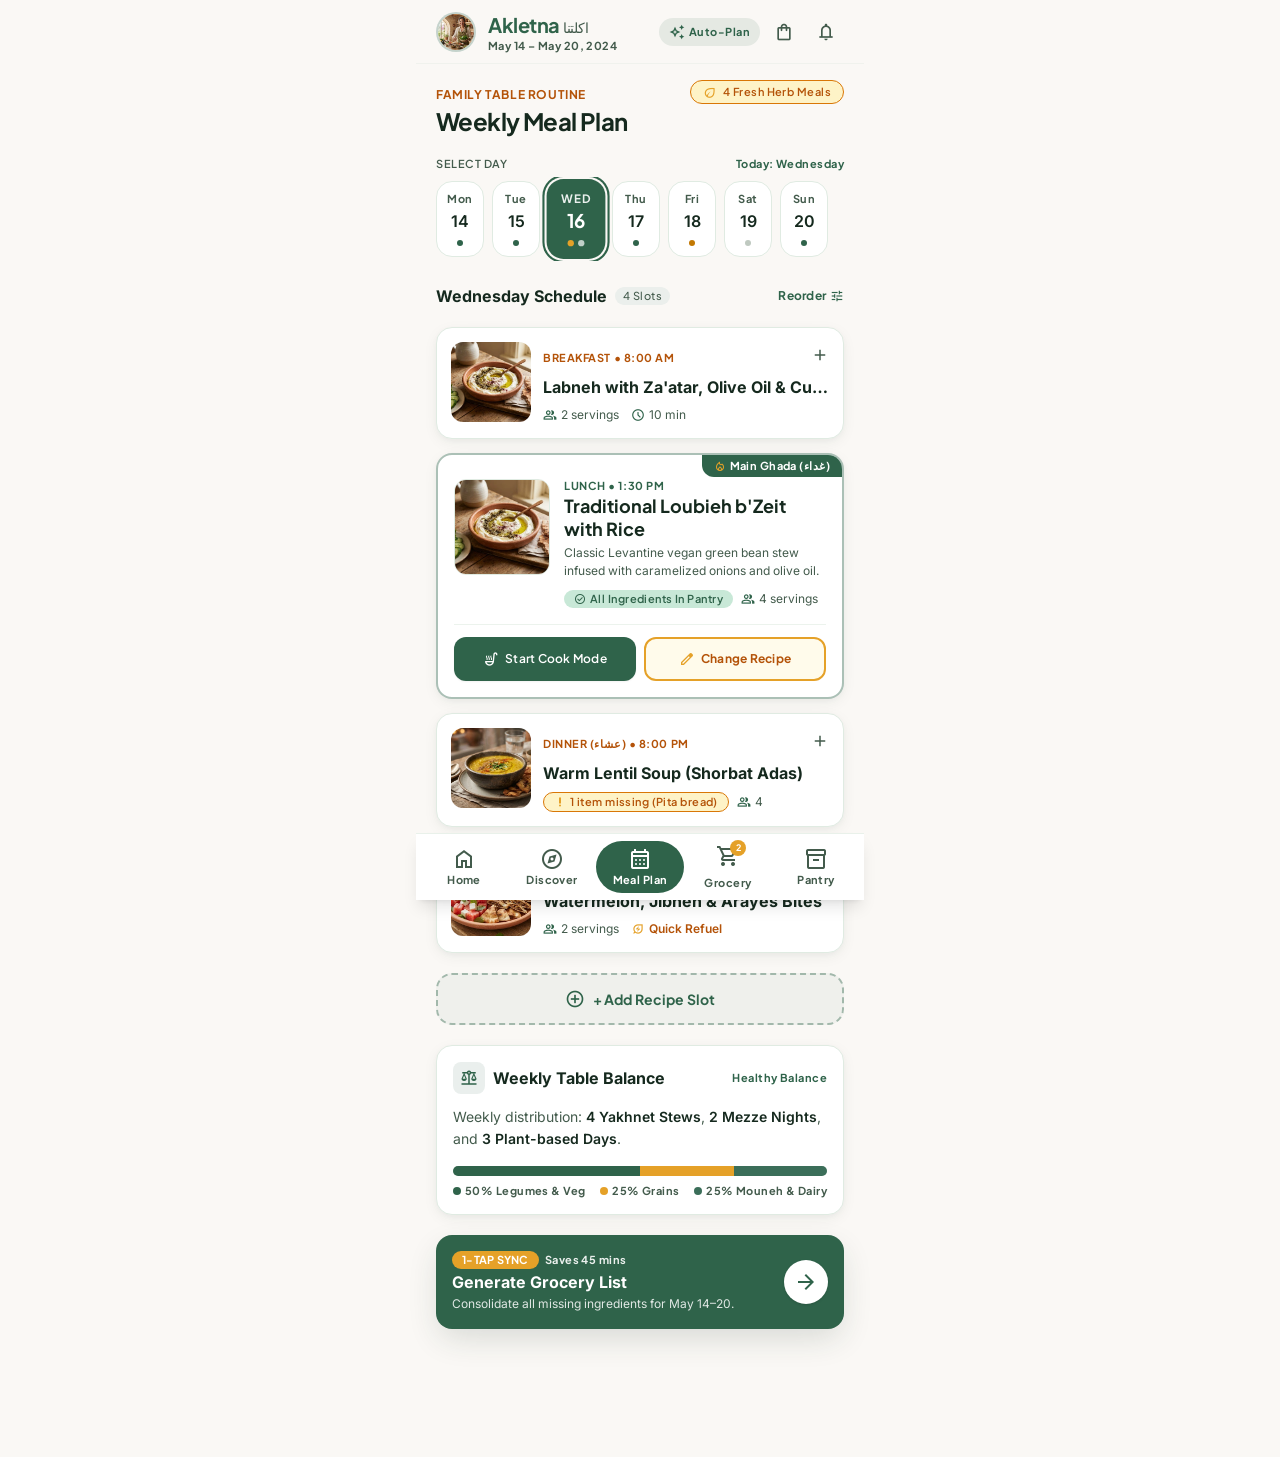
<file: stitch/planner.html>
<!DOCTYPE html>

<html class="h-full" lang="en"><head>
<meta charset="utf-8"/>
<meta content="width=device-width, initial-scale=1.0" name="viewport"/>
<title>Weekly Meal Plan - Akletna اكلتنا</title>
<!-- Material Symbols Outlined -->

<!-- Google Fonts: Plus Jakarta Sans & Inter -->



<!-- Tailwind CSS -->


<style>
    .material-symbols-outlined {
      font-variation-settings: 'FILL' 0, 'wght' 400, 'GRAD' 0, 'opsz' 24;
    }
    .material-symbols-fill {
      font-variation-settings: 'FILL' 1, 'wght' 500, 'GRAD' 0, 'opsz' 24;
    }
    .shadow-olive-ambient {
      box-shadow: 0 4px 16px -2px rgba(31, 58, 44, 0.07), 0 2px 6px -1px rgba(31, 58, 44, 0.04);
    }
    .shadow-olive-elevated {
      box-shadow: 0 12px 32px -4px rgba(31, 58, 44, 0.16);
    }
    .no-scrollbar::-webkit-scrollbar {
      display: none;
    }
    .no-scrollbar {
      -ms-overflow-style: none;
      scrollbar-width: none;
    }
    body {
      min-height: max(884px, 100dvh);
    }
  </style>
<link rel="stylesheet" href="fonts.css"><link rel="stylesheet" href="planner.css"><link rel="stylesheet" href="interactive.css"><script src="interactive.js" defer></script></head>
<body data-screen="planner" class="bg-background text-on-surface antialiased flex justify-center min-h-screen selection:bg-primary selection:text-on-primary">
<!-- Mobile Frame Container -->
<div class="w-full max-w-md bg-background min-h-screen flex flex-col relative pb-32">
<!-- Top App Bar -->
<header class="sticky top-0 z-40 bg-surface/95 backdrop-blur-sm border-b border-surface-variant/40 px-margin h-16 flex items-center justify-between">
<div class="flex items-center space-x-3">
<div class="w-10 h-10 rounded-full overflow-hidden bg-surface-container flex items-center justify-center border-2 border-primary/20 shadow-xs" title="Profile picture of user">
<img class="w-full h-full object-cover" data-alt="A warm and inviting photographic portrait of a middle-aged Mediterranean culinary home cook smiling warmly in a sun-drenched stone kitchen. Soft daylight fills the room with warm linen and olive tones. Styled like a modern gastronomic magazine editorial." src="media/ca51327e3dbbcf33.webp"/ alt="Akletna Stitch design imagery" decoding="async">
</div>
<div>
<div class="flex items-center gap-1.5">
<h1 class="text-headline-sm font-headline-sm text-primary font-bold tracking-tight">Akletna <span class="font-normal text-on-surface-variant font-body-sm text-sm">اكلتنا</span></h1>
</div>
<p class="text-label-sm font-label-sm text-on-surface-variant">May 14 – May 20, 2024</p>
</div>
</div>
<!-- Top Action Cluster -->
<div class="flex items-center gap-1.5">
<button class="flex items-center gap-1 px-2.5 py-1.5 rounded-full bg-primary/10 text-primary hover:bg-primary/20 active:scale-95 transition-all duration-150" title="Auto-Generate Plan">
<span class="material-symbols-outlined text-base">auto_awesome</span>
<span class="text-label-sm font-label-sm hidden sm:inline">Auto-Plan</span>
</button>
<button class="w-9 h-9 flex items-center justify-center rounded-full hover:bg-surface-container text-on-surface-variant active:scale-95 transition-transform duration-150" data-icon="shopping_bag" title="Sync to Grocery">
<span class="material-symbols-outlined text-xl">shopping_bag</span>
</button>
<button class="w-9 h-9 flex items-center justify-center rounded-full hover:bg-surface-container text-on-surface-variant active:scale-95 transition-transform duration-150" data-icon="notifications" title="Notifications">
<span class="material-symbols-outlined text-xl">notifications</span>
</button>
</div>
</header>
<!-- Main Content Canvas -->
<main class="flex-1 px-margin pt-4 space-y-5">
<!-- Sub-header Title Area -->
<div class="flex items-baseline justify-between">
<div>
<span class="text-label-md font-label-md text-accent-spice-text font-bold tracking-wider uppercase">Family Table Routine</span>
<h2 class="text-headline-md font-headline-md font-bold text-on-surface tracking-tight">Weekly Meal Plan</h2>
</div>
<div class="flex items-center gap-1.5 px-3 py-1 rounded-full text-label-sm font-label-sm font-semibold shadow-xs" style="background-color: #FEF3C7; border: 1px solid #D97706; color: #B45309;"><span class="material-symbols-outlined text-sm" style="color: #E5A128;">eco</span><span>4 Fresh Herb Meals</span></div>
</div>
<!-- Interactive 7-Day Calendar Strip -->
<section aria-label="Weekly Calendar Strip">
<div class="flex items-center justify-between pb-1.5">
<span class="text-label-sm font-label-sm text-on-surface-variant font-semibold tracking-wider">SELECT DAY</span>
<span class="text-label-sm font-label-sm text-primary font-bold">Today: Wednesday</span>
</div>
<div class="flex items-center gap-2 overflow-x-auto no-scrollbar py-1 -mx-margin px-margin">
<!-- Mon 14 -->
<button class="flex-shrink-0 flex flex-col items-center justify-between w-12 py-2.5 rounded-2xl bg-surface-container-lowest border border-surface-variant active:scale-95 transition-all hover:bg-surface-container-low">
<span class="text-label-sm font-label-sm text-on-surface-variant">Mon</span>
<span class="text-title-md font-title-md font-semibold text-on-surface mt-1">14</span>
<div class="w-1.5 h-1.5 rounded-full bg-primary mt-2"></div>
</button>
<!-- Tue 15 -->
<button class="flex-shrink-0 flex flex-col items-center justify-between w-12 py-2.5 rounded-2xl bg-surface-container-lowest border border-surface-variant active:scale-95 transition-all hover:bg-surface-container-low">
<span class="text-label-sm font-label-sm text-on-surface-variant">Tue</span>
<span class="text-title-md font-title-md font-semibold text-on-surface mt-1">15</span>
<div class="w-1.5 h-1.5 rounded-full bg-primary mt-2"></div>
</button>
<!-- Wed 16 (Active Today: #2F634A Wild Mint & Pine with Golden Saffron Dot) -->
<button class="flex-shrink-0 flex flex-col items-center justify-between w-14 py-3 rounded-2xl text-white shadow-olive-ambient ring-2 ring-offset-2 ring-offset-background scale-105 active:scale-95 transition-all" style="background-color: #2F634A; --tw-ring-color: #2F634A;"><span class="text-label-sm font-label-sm text-white/90 uppercase font-bold tracking-wider">Wed</span><span class="text-title-lg font-title-lg text-white font-bold mt-0.5">16</span><div class="flex items-center gap-1 mt-1.5"><span class="w-1.5 h-1.5 rounded-full" style="background-color: #E5A128;"></span><span class="w-1.5 h-1.5 rounded-full bg-white/70"></span></div></button>
<!-- Thu 17 -->
<button class="flex-shrink-0 flex flex-col items-center justify-between w-12 py-2.5 rounded-2xl bg-surface-container-lowest border border-surface-variant active:scale-95 transition-all hover:bg-surface-container-low">
<span class="text-label-sm font-label-sm text-on-surface-variant">Thu</span>
<span class="text-title-md font-title-md font-semibold text-on-surface mt-1">17</span>
<div class="w-1.5 h-1.5 rounded-full bg-primary mt-2"></div>
</button>
<!-- Fri 18 -->
<button class="flex-shrink-0 flex flex-col items-center justify-between w-12 py-2.5 rounded-2xl bg-surface-container-lowest border border-surface-variant active:scale-95 transition-all hover:bg-surface-container-low">
<span class="text-label-sm font-label-sm text-on-surface-variant">Fri</span>
<span class="text-title-md font-title-md font-semibold text-on-surface mt-1">18</span>
<div class="w-1.5 h-1.5 rounded-full bg-[#E5A128] mt-2" style="background-color: #C27803;" title="Mezze feast"></div>
</button>
<!-- Sat 19 -->
<button class="flex-shrink-0 flex flex-col items-center justify-between w-12 py-2.5 rounded-2xl bg-surface-container-lowest border border-surface-variant active:scale-95 transition-all hover:bg-surface-container-low">
<span class="text-label-sm font-label-sm text-on-surface-variant">Sat</span>
<span class="text-title-md font-title-md font-semibold text-on-surface mt-1">19</span>
<div class="w-1.5 h-1.5 rounded-full bg-outline-variant mt-2"></div>
</button>
<!-- Sun 20 -->
<button class="flex-shrink-0 flex flex-col items-center justify-between w-12 py-2.5 rounded-2xl bg-surface-container-lowest border border-surface-variant active:scale-95 transition-all hover:bg-surface-container-low">
<span class="text-label-sm font-label-sm text-on-surface-variant">Sun</span>
<span class="text-title-md font-title-md font-semibold text-on-surface mt-1">20</span>
<div class="w-1.5 h-1.5 rounded-full bg-primary mt-2"></div>
</button>
</div>
</section>
<!-- Day Overview Timeline Header -->
<div class="flex items-center justify-between pt-1">
<div class="flex items-center gap-2">
<span class="text-title-md font-title-md font-bold text-on-surface">Wednesday Schedule</span>
<span class="px-2 py-0.5 rounded-full bg-surface-container text-on-surface-variant text-label-sm font-label-sm font-medium">4 Slots</span>
</div>
<button class="text-label-md font-label-md text-primary font-bold flex items-center gap-1 hover:underline">
<span>Reorder</span>
<span class="material-symbols-outlined text-sm">tune</span>
</button>
</div>
<!-- Meal Slots Cards Stack -->
<section class="space-y-3.5">
<!-- Slot 1: Breakfast -->
<article class="bg-surface-container-lowest rounded-2xl border border-surface-variant p-3.5 shadow-olive-ambient transition-all hover:border-primary/40 relative">
<div class="flex items-start justify-between gap-3">
<div class="w-20 h-20 rounded-xl overflow-hidden flex-shrink-0 bg-surface-container">
<img class="w-full h-full object-cover" data-alt="Rustic breakfast presentation of authentic creamy Lebanese labneh swirled in a shallow earthenware terracotta bowl, sprinkled with deep green za'atar herb blend and glistening golden olive oil, accompanied by crisp Persian cucumber slices and fresh mint sprigs. Warm morning kitchen light." src="media/110959432264fc17.webp"/ alt="Akletna Stitch design imagery" decoding="async">
</div>
<div class="flex-1 min-w-0">
<div class="flex items-center justify-between">
<span class="text-label-sm font-label-sm text-accent-spice-text uppercase font-bold tracking-wider">Breakfast • 8:00 AM</span>
<button class="text-on-surface-variant hover:text-primary p-1 -mr-1" title="Swap Recipe">
<span class="material-symbols-outlined text-lg">add</span>
</button>
</div>
<h3 class="text-title-md font-title-md font-bold text-on-surface truncate mt-0.5">Labneh with Za'atar, Olive Oil &amp; Cucumbers</h3>
<div class="flex items-center gap-3 mt-2 text-body-sm font-body-sm text-on-surface-variant">
<span class="flex items-center gap-1">
<span class="material-symbols-outlined text-sm text-primary">group</span>
                  2 servings
                </span>
<span class="flex items-center gap-1">
<span class="material-symbols-outlined text-sm text-primary">schedule</span>
                  10 min
                </span>
</div>
</div>
</div>
</article>
<!-- Slot 2: Lunch / Ghada (Main Family Meal - Highlighted) -->
<article class="bg-surface-container-lowest rounded-2xl border-2 border-primary/40 p-4 shadow-olive-ambient transition-all relative overflow-hidden">
<div class="absolute top-0 right-0 bg-[#2F634A] text-white text-label-sm font-label-sm px-3 py-1 rounded-bl-xl flex items-center gap-1 shadow-xs" style="background-color: #2F634A;">
<span class="material-symbols-outlined text-xs text-[#E5A128]" style="color: #E5A128;">local_fire_department</span>
<span class="font-bold">Main Ghada (غداء)</span>
</div>
<div class="flex items-start gap-3.5 pt-2">
<div class="w-24 h-24 rounded-xl overflow-hidden flex-shrink-0 bg-surface-container border border-surface-variant">
<img class="w-full h-full object-cover" data-alt="Appetizing top-down shot of authentic Lebanese Loubieh b'Zeit slow cooked green flat beans in rich garlicky tomato and olive oil sauce served beside fragrant vermicelli toasted rice in a rustic white ceramic plate. Subtle steam rising, Mediterranean aesthetic with warm linen backdrop." src="media/110959432264fc17.webp"/ alt="Akletna Stitch design imagery" decoding="async">
</div>
<div class="flex-1 min-w-0">
<div class="flex items-center justify-between">
<span class="text-label-sm font-label-sm text-primary uppercase font-bold tracking-wider">Lunch • 1:30 PM</span>
</div>
<h3 class="text-title-lg font-title-lg text-on-surface mt-0.5 font-bold leading-tight">Traditional Loubieh b'Zeit with Rice</h3>
<p class="text-body-sm font-body-sm text-on-surface-variant mt-1">Classic Levantine vegan green bean stew infused with caramelized onions and olive oil.</p>
<!-- Metadata Badges -->
<div class="flex flex-wrap items-center gap-2 mt-2.5">
<span class="inline-flex items-center gap-1 px-2.5 py-0.5 rounded-full bg-primary-fixed text-primary font-label-sm text-label-sm font-semibold">
<span class="material-symbols-outlined text-xs text-primary">check_circle</span>
                  All Ingredients In Pantry
                </span>
<span class="inline-flex items-center gap-1 text-body-sm font-body-sm text-on-surface-variant">
<span class="material-symbols-outlined text-sm text-primary">group</span>
                  4 servings
                </span>
</div>
</div>
</div>
<!-- Action Buttons for Main Meal -->
<div class="grid grid-cols-2 gap-2 mt-4 pt-3 border-t border-surface-variant/60"><button class="h-11 px-3 rounded-xl text-white text-label-md font-label-md font-semibold flex items-center justify-center gap-1.5 shadow-sm active:scale-95 transition-all" style="background-color: #2F634A;"><span class="material-symbols-outlined text-base">soup_kitchen</span><span>Start Cook Mode</span></button><button class="h-11 px-3 rounded-xl border-2 text-label-md font-label-md font-bold flex items-center justify-center gap-1.5 active:scale-95 transition-all" style="border-color: #E5A128; color: #B45309; background-color: #FFFBEB;"><span class="material-symbols-outlined text-base" style="color: #E5A128;">edit</span><span>Change Recipe</span></button></div>
</article>
<!-- Slot 3: Dinner / Shorbat Adas -->
<article class="bg-surface-container-lowest rounded-2xl border border-surface-variant p-3.5 shadow-olive-ambient transition-all hover:border-primary/40 relative">
<div class="flex items-start justify-between gap-3">
<div class="w-20 h-20 rounded-xl overflow-hidden flex-shrink-0 bg-surface-container">
<img class="w-full h-full object-cover" data-alt="Warm golden yellow Shorbat Adas Lebanese red lentil soup in an artisan stone bowl, served with crisp fried Lebanese khubz pita croutons, freshly sliced lemon wedges, and ground cumin dusting. Evening ambiance with warm comforting culinary styling." src="media/8b5361d1fe7a2e59.webp"/ alt="Akletna Stitch design imagery" decoding="async">
</div>
<div class="flex-1 min-w-0">
<div class="flex items-center justify-between">
<span class="text-label-sm font-label-sm text-accent-spice-text uppercase font-bold tracking-wider">Dinner (عشاء) • 8:00 PM</span>
<button class="text-on-surface-variant hover:text-primary p-1 -mr-1" title="Swap Recipe">
<span class="material-symbols-outlined text-lg">add</span>
</button>
</div>
<h3 class="text-title-md font-title-md font-bold text-on-surface truncate mt-0.5">Warm Lentil Soup (Shorbat Adas)</h3>
<div class="flex items-center gap-2 mt-2">
<!-- Golden Saffron / Ochre warning missing item badge -->
<span class="inline-flex items-center gap-1 px-2.5 py-0.5 rounded-full text-label-sm font-label-sm font-semibold" style="background-color: #FEF3C7; color: #B45309; border: 1px solid #D97706;"><span class="material-symbols-outlined text-xs" style="color: #E5A128;">priority_high</span> 1 item missing (Pita bread)</span>
<span class="text-body-sm font-body-sm text-on-surface-variant flex items-center gap-1">
<span class="material-symbols-outlined text-sm text-primary">group</span>
                  4
                </span>
</div>
</div>
</div>
</article>
<!-- Slot 4: Snack -->
<article class="bg-surface-container-lowest rounded-2xl border border-surface-variant p-3.5 shadow-olive-ambient transition-all hover:border-primary/40 relative">
<div class="flex items-start justify-between gap-3">
<div class="w-20 h-20 rounded-xl overflow-hidden flex-shrink-0 bg-surface-container">
<img class="w-full h-full object-cover" data-alt="Chilled crisp watermelon cubes arranged with fresh Akkawi goat cheese cubes and miniature toasted crispy Lebanese spiced meat arayes pita triangles on an artisanal unglazed terracotta platter with mint leaves. Bright Mediterranean natural daylight." src="media/159124c9688eb342.webp"/ alt="Akletna Stitch design imagery" decoding="async">
</div>
<div class="flex-1 min-w-0">
<div class="flex items-center justify-between">
<span class="text-label-sm font-label-sm text-accent-spice-text uppercase font-bold tracking-wider">SNACK • 5:00 PM</span>
<button class="text-on-surface-variant hover:text-primary p-1 -mr-1" title="Swap Recipe">
<span class="material-symbols-outlined text-lg">add</span>
</button>
</div>
<h3 class="text-title-md font-title-md font-bold text-on-surface truncate mt-0.5">Watermelon, Jibneh &amp; Arayes Bites</h3>
<div class="flex items-center gap-3 mt-2 text-body-sm font-body-sm text-on-surface-variant">
<span class="flex items-center gap-1">
<span class="material-symbols-outlined text-sm text-primary">group</span>
                  2 servings
                </span>
<span class="flex items-center gap-1 font-semibold" style="color: #B45309;"><span class="material-symbols-outlined text-sm" style="color: #E5A128;">energy_savings_leaf</span> Quick Refuel</span>
</div>
</div>
</div>
</article>
</section>
<!-- Add Recipe Slot Dashed Button -->
<button class="w-full py-3.5 px-4 rounded-2xl border-2 border-dashed border-primary/40 hover:border-primary bg-primary/5 hover:bg-primary/10 text-primary flex items-center justify-center gap-2 transition-all active:scale-98">
<span class="material-symbols-outlined text-xl">add_circle</span>
<span class="text-label-lg font-label-lg font-bold">+ Add Recipe Slot</span>
</button>
<!-- Weekly Nutrition & Heritage Prep Summary Card -->
<section class="bg-surface-container-lowest rounded-2xl border border-surface-variant p-4 shadow-olive-ambient space-y-3">
<div class="flex items-center justify-between">
<div class="flex items-center gap-2">
<span class="w-8 h-8 rounded-lg bg-primary/10 text-primary flex items-center justify-center">
<span class="material-symbols-outlined text-lg">balance</span>
</span>
<h4 class="text-title-md font-title-md font-bold text-on-surface">Weekly Table Balance</h4>
</div>
<span class="text-label-sm font-label-sm text-primary font-bold">Healthy Balance</span>
</div>
<p class="text-body-md font-body-md text-on-surface-variant">
          Weekly distribution: <strong class="text-on-surface font-semibold">4 Yakhnet Stews</strong>, <strong class="text-on-surface font-semibold">2 Mezze Nights</strong>, and <strong class="text-on-surface font-semibold">3 Plant-based Days</strong>.
        </p>
<!-- Macro / Balance visual bar with Golden Saffron accents -->
<div class="space-y-1.5 pt-1">
<div class="h-2.5 w-full bg-surface-container rounded-full overflow-hidden flex">
<div class="bg-[#2F634A] h-full" style="width: 50%" title="Vegetables &amp; Legumes (50%)"></div>
<div class="bg-[#E5A128] h-full" style="width: 25%" title="Grains &amp; Khubz (25%)"></div>
<div class="bg-[#3B6E59] h-full" style="width: 25%" title="Proteins &amp; Dairy (25%)"></div>
</div>
<div class="flex justify-between text-label-sm font-label-sm text-on-surface-variant pt-0.5">
<span class="flex items-center gap-1"><span class="w-2 h-2 rounded-full bg-[#2F634A] inline-block"></span> 50% Legumes &amp; Veg</span>
<span class="flex items-center gap-1"><span class="w-2 h-2 rounded-full bg-[#E5A128] inline-block"></span> 25% Grains</span>
<span class="flex items-center gap-1"><span class="w-2 h-2 rounded-full bg-[#3B6E59] inline-block"></span> 25% Mouneh &amp; Dairy</span>
</div>
</div>
</section>
<!-- Quick Floating Banner: Generate Grocery List (Deep Green #2F634A with Golden Saffron badge) -->
<section class="text-white rounded-2xl p-4 shadow-olive-elevated flex items-center justify-between gap-3" style="background-color: #2F634A;"><div class="space-y-0.5"><div class="flex items-center gap-1.5"><span class="px-2.5 py-0.5 rounded-full text-label-sm font-label-sm font-bold tracking-wide" style="background-color: #E5A128; color: #FFFFFF;">1-TAP SYNC</span><span class="text-label-sm font-label-sm text-white/90">Saves 45 mins</span></div><h4 class="text-title-md font-title-md font-bold text-white mt-1">Generate Grocery List</h4><p class="text-body-sm font-body-sm text-white/85">Consolidate all missing ingredients for May 14–20.</p></div><button class="flex-shrink-0 w-11 h-11 rounded-full bg-white flex items-center justify-center shadow hover:scale-105 active:scale-95 transition-all" style="color: #2F634A;" title="Generate List"><span class="material-symbols-outlined text-2xl">arrow_forward</span></button></section>
</main>
<!-- Material 3 Mobile BottomNavigationBar -->
<!-- Active Destination: 'Meal Plan' in #2F634A with Golden Saffron indicator on Grocery badge -->
<nav class="fixed bottom-0 left-0 w-full z-50 flex justify-around items-center px-space-xs py-space-xs bg-surface-container-lowest border-t border-surface-variant/70 shadow-lg max-w-md left-1/2 -translate-x-1/2">
<!-- Destination 1: Home -->
<button class="flex flex-col items-center justify-center text-on-surface-variant px-3 py-1.5 hover:bg-surface-container-low transition-colors duration-200 active:scale-95" title="Home">
<span class="material-symbols-outlined text-2xl">home</span>
<span class="text-label-sm font-label-sm mt-0.5">Home</span>
</button>
<!-- Destination 2: Discover -->
<button class="flex flex-col items-center justify-center text-on-surface-variant px-3 py-1.5 hover:bg-surface-container-low transition-colors duration-200 active:scale-95" title="Discover">
<span class="material-symbols-outlined text-2xl">explore</span>
<span class="text-label-sm font-label-sm mt-0.5">Discover</span>
</button>
<!-- Destination 3: Meal Plan (ACTIVE DESTINATION: #2F634A Wild Mint) -->
<button class="flex flex-col items-center justify-center text-white rounded-full px-4 py-1.5 active:scale-95 transition-transform duration-150 shadow-xs" style="background-color: #2F634A;" title="Meal Plan"><span class="material-symbols-outlined text-2xl material-symbols-fill text-white">calendar_month</span><span class="text-label-sm font-label-sm font-bold mt-0.5 text-white">Meal Plan</span></button>
<!-- Destination 4: Grocery -->
<button class="flex flex-col items-center justify-center text-on-surface-variant px-3 py-1.5 hover:bg-surface-container-low transition-colors duration-200 active:scale-95 relative" title="Grocery">
<div class="relative">
<span class="material-symbols-outlined text-2xl">shopping_cart</span>
<span class="absolute -top-1 -right-1.5 w-4 h-4 rounded-full text-white font-label-sm text-[9px] flex items-center justify-center font-bold" style="background-color: #E5A128;">2</span>
</div>
<span class="text-label-sm font-label-sm mt-0.5">Grocery</span>
</button>
<!-- Destination 5: Pantry -->
<button class="flex flex-col items-center justify-center text-on-surface-variant px-3 py-1.5 hover:bg-surface-container-low transition-colors duration-200 active:scale-95" title="Pantry">
<span class="material-symbols-outlined text-2xl">inventory_2</span>
<span class="text-label-sm font-label-sm mt-0.5">Pantry</span>
</button>
</nav>
</div>
<div class="preview-toast" role="status" aria-live="polite"></div></body></html>
</file>
<file: experience.css>
@charset "UTF-8";
:root{--paper:#f3f0e7;--ink:#183d2d;--muted:#5b6b5d;--line:#cdd1bf;--green:#1d5038;--sage:#e0e5d5;--gold:#e4b65b;--serif:Georgia,'Times New Roman',serif;--sans:'Segoe UI',Arial,sans-serif;--ease:cubic-bezier(.2,.7,.2,1)}*{box-sizing:border-box}html{scroll-behavior:smooth;scroll-padding-top:100px}body{margin:0;background:var(--paper);color:var(--ink);font:15px/1.7 var(--sans);overflow-x:hidden}button,input{font:inherit}button,a{-webkit-tap-highlight-color:transparent;touch-action:manipulation}button{cursor:pointer;color:inherit}a{color:inherit;text-decoration:none}button{border:0}img{display:block;max-width:100%}h1,h2,h3,h4,p,figure{margin:0}h1,h2,h3{letter-spacing:-.05em;line-height:1.07;font-weight:400}p{color:var(--muted)}em{font-weight:400;font-family:var(--serif)}::selection{background:var(--gold);color:var(--ink)}a:focus-visible,button:focus-visible,input:focus-visible,summary:focus-visible{outline:3px solid #b57621;outline-offset:5px}.wrap{width:min(1320px,calc(100% - 112px));margin:auto}.section{padding:110px 0}.kicker{font-size:10px;letter-spacing:.16em;text-transform:uppercase;font-weight:650;color:var(--ink);margin-bottom:25px}.display{font:400 clamp(42px,5.2vw,78px)/1.04 var(--serif);letter-spacing:-.055em}.dot{width:6px;height:6px;display:inline-block;flex-shrink:0;background:#3d7b51;border-radius:50%;box-shadow:0 0 0 4px #3d7b5110}.pill{display:inline-flex;align-items:center;gap:9px;border:1px solid var(--line);border-radius:30px;padding:7px 12px;font-size:9px;letter-spacing:.06em;white-space:nowrap}.button{display:inline-flex;align-items:center;justify-content:space-between;gap:38px;padding:17px 23px;border-radius:3px;font-size:12px;font-weight:600;transition:transform .3s var(--ease),background .3s;line-height:1.5}.button.dark{color:var(--paper);background:var(--ink)}.button.dark:hover{background:#2c6247}.button>span{font-size:24px;font-weight:400;line-height:1}.quiet-link{font-size:12px;display:inline-flex;align-items:center;gap:22px;border-bottom:1px solid var(--line);padding:8px 0;background:transparent}.quiet-link span{font-size:20px}.quiet-link:hover{color:#387652}.skip{position:fixed;left:20px;top:-80px;padding:10px 20px;background:var(--ink);color:white;z-index:100}.skip:focus{top:10px}.scroll-line{position:fixed;left:0;top:0;height:3px;background:var(--gold);width:0;z-index:90}.header{height:88px;display:flex;align-items:center;gap:25px;padding:0 40px;border-bottom:1px solid var(--line);position:sticky;top:0;z-index:50;background:#f3f0e7eb;backdrop-filter:blur(20px);transition:height .3s,border .3s}.header.scrolled{height:70px}.monogram{font:italic 700 44px/.8 var(--serif);letter-spacing:-.1em}.monogram span{color:#b8832f}.header-name{font-size:12px;line-height:1.5}.header-name>span{display:block;font-size:8px;letter-spacing:.1em;text-transform:uppercase;color:var(--muted)}.header nav{margin-left:auto;display:flex;gap:32px;font-size:11px;align-items:center}.header nav>a{position:relative;padding:8px 0}.header nav>a:after{content:'';height:1px;background:var(--ink);position:absolute;bottom:0;left:0;width:0;transition:width .3s}.header nav>a:hover:after{width:100%}.nav-contact{border-left:1px solid var(--line);padding-left:28px!important}.nav-contact span{margin-left:12px;font-size:17px}.menu-toggle{display:none}#mobile-nav[hidden]{display:none}#mobile-nav{position:fixed;top:70px;left:0;right:0;background:var(--ink);color:var(--paper);padding:25px;z-index:49;box-shadow:0 15px 30px #092e221c}#mobile-nav a{display:block;border-bottom:1px solid #ffffff30;padding:16px 0;font:27px var(--serif)}
/* Opening: personal identity and an app scene move as one composition. */
.hero{min-height:850px;position:relative;display:grid;grid-template-columns:1.15fr 1fr;gap:15px;align-items:center;padding-top:70px;padding-bottom:95px}.hero-topline{position:absolute;top:25px;left:0;right:0;display:flex;justify-content:space-between;align-items:center;font-size:8px;letter-spacing:.15em}.hero-topline>span:first-child{display:flex;align-items:center;gap:10px}.hero-copy{position:relative;z-index:2}.hero-copy>.kicker{font-size:12px;letter-spacing:.1em;text-transform:none;font-weight:500;margin-bottom:25px}.hero h1{font:400 clamp(62px,6.95vw,108px)/1.02 var(--serif);letter-spacing:-.06em;white-space:nowrap}.hero h1>span{display:inline-block}.hero h1 em{color:#547056}.hero-intro{font-size:15px;line-height:1.8;margin:30px 0;max-width:420px}.hero-actions{display:flex;align-items:center;gap:30px}.hero-project-note{margin-top:36px;font-size:10px;color:var(--muted);display:flex;align-items:center;gap:9px}.hero-project-note a{color:var(--ink);font-weight:650}.hero-project-note a>span{font-weight:400;margin-left:5px}.mini-rule{width:30px;height:1px;background:var(--line);margin-right:5px}.hero-visual{height:620px;position:relative;isolation:isolate;--pointer-x:0px;--pointer-y:0px;--scroll-lift:0px;transform:translateY(var(--scroll-lift));will-change:transform}.hero-halo{position:absolute;width:500px;height:540px;left:0;top:40px;background:radial-gradient(ellipse at 50% 35%,#d5ddc3,#e5e7d738 72%);border-radius:48% 48% 40% 40%;transform:rotate(-12deg)}.orbit-drawing{position:absolute;inset:0 -45px 0 -60px;width:calc(100% + 105px);height:100%;fill:none;stroke:#bec7ae;stroke-width:.7;animation:orbital-drift 22s ease-in-out infinite}.orbit-drawing circle{fill:var(--gold);stroke:none}.hero-devices{position:absolute;inset:0;transform:translate(var(--pointer-x),var(--pointer-y));transition:transform .8s var(--ease);perspective:1200px}.device{position:relative;overflow:hidden;background:#173d2d;border:1px solid #7c917b;padding:6px;border-radius:32px;box-shadow:0 30px 65px #173d2d25}.device img{width:100%;border-radius:26px 26px 0 0}.device-camera{position:absolute;top:5px;left:32%;width:36%;height:9px;border-radius:0 0 10px 10px;background:#173d2d;z-index:5}.hero-devices>.device{position:absolute;width:228px;height:475px;top:86px;left:48%;transform:rotate(9deg) rotateY(-10deg);animation:hero-device-front 8s ease-in-out infinite}.hero-devices>.hero-back{width:212px;height:442px;left:2%;top:128px;transform:rotate(-11deg) rotateY(8deg);animation:hero-device-back 9s ease-in-out infinite}.stage-stamp{position:absolute;left:12px;top:25px;font-size:8px;letter-spacing:.15em;line-height:1.8}.stage-stamp b{font-weight:500;color:var(--muted)}.floating-label{position:absolute;bottom:8px;left:35px;background:#f6f3e8e8;backdrop-filter:blur(12px);padding:15px 20px;border:1px solid var(--line);box-shadow:0 8px 30px #183d2d12;display:flex;gap:13px;align-items:center;font-size:10px;line-height:1.7;transform:rotate(-4deg);animation:label-drift 7s ease-in-out infinite}.floating-label strong{font-weight:500}.leaf{font:40px var(--serif);color:#6c8357}.visual-caption{position:absolute;right:-15px;top:200px;writing-mode:vertical-rl;font-size:7px;letter-spacing:.2em;color:var(--muted)}.hero-bottom{position:absolute;left:0;right:0;bottom:15px;border-top:1px solid var(--line);padding:23px 0;display:flex;justify-content:space-between;font-size:8px;letter-spacing:.13em}.hero-bottom>a{font-size:10px;letter-spacing:0}.hero-bottom>a span{margin-left:18px;font-size:16px;display:inline-block;animation:arrow-drift 2.5s infinite}.entrance{animation:entrance .9s var(--ease) both}.hero h1{animation-delay:.12s}.hero-intro{animation-delay:.24s}.hero-actions{animation-delay:.34s}.hero-project-note{animation-delay:.42s}
/* Selected work uses real project data and expands as new entries are added. */
.work{padding-top:80px;padding-bottom:100px}.section-top{display:flex;justify-content:space-between;align-items:center;margin-bottom:35px}.section-top .kicker{margin:0}.section-top>span{font-size:11px;color:var(--muted)}.project-row{border-top:1px solid var(--line);border-bottom:1px solid var(--line);padding:35px 0;display:grid;grid-template-columns:60px 1fr 230px;gap:25px;align-items:center;transition:padding .35s,background .35s}.project-row:hover{padding-left:20px;padding-right:20px;background:#e6e8da70}.project-index{font:14px var(--serif);align-self:start;margin-top:10px}.project-name h2{font:60px var(--serif);letter-spacing:-.06em;margin-bottom:14px}.project-name h2 small{font:24px var(--serif);margin-left:20px;color:#6c7b5f}.project-name p{font-size:13px;max-width:510px}.tags{display:flex;flex-wrap:wrap;gap:7px;margin-top:20px}.tags span{font-size:9px;padding:4px 10px;border:1px solid var(--line);border-radius:20px;color:var(--muted)}.project-meta{display:flex;flex-direction:column;align-items:flex-start;gap:15px}.project-meta>span:not(.pill){font-size:9px;color:var(--muted)}.project-meta>b{font-size:50px;font-weight:300;align-self:flex-end;transition:transform .3s}.project-row:hover .project-meta>b{transform:translate(6px,-6px)}
/* Feature introduction breaks the page rhythm with a full-width food composition. */
.akletna-intro{background:#e5e8d9;padding-top:95px}.intro-grid{display:grid;grid-template-columns:1.1fr 1fr;gap:100px;padding-bottom:90px}.intro-grid .display{font-size:clamp(70px,7.3vw,106px)}.arabic-line{display:inline-block;font:23px var(--serif);margin-top:30px;color:#637652}.intro-detail{padding-top:16px;max-width:450px}.project-tag{font-size:8px;letter-spacing:.15em;color:var(--muted);display:block;margin-bottom:30px}.intro-detail h3{font:38px/1.15 var(--serif);letter-spacing:-.04em;margin-bottom:25px}.intro-detail>p{font-size:13px;margin-bottom:18px;line-height:1.9}.intro-detail .button{margin-top:12px}.intro-detail>small{display:block;font-size:9px;color:var(--muted);margin-top:12px}.food-ribbon{position:relative;overflow:hidden;height:440px;isolation:isolate}.food-ribbon>img{position:absolute;width:100%;height:100%;object-fit:cover;object-position:50% 55%;transition:transform 1.5s}.food-ribbon:hover>img{transform:scale(1.04)}.food-ribbon-shade{position:absolute;inset:0;background:linear-gradient(90deg,#0c271bd0,transparent 90%)}.food-ribbon>span{position:absolute;left:max(56px,calc((100vw - 1320px)/2));top:90px;color:#fff7de;font:64px/1.1 var(--serif);letter-spacing:-.04em}.food-ribbon>small{position:absolute;left:max(56px,calc((100vw - 1320px)/2));bottom:28px;font-size:8px;letter-spacing:.15em;color:#fff7debb}
/* Scroll-driven design story. Copy scrolls past one pinned device scene. */
.journey-section{padding:105px 0 80px}.journey-head{padding-bottom:65px}.journey-head>p:last-child{font-size:13px;max-width:420px;margin-top:28px}.journey-layout{display:grid;grid-template-columns:1fr 1fr;gap:90px;position:relative;align-items:start}.journey-stage{position:sticky;top:100px;height:min(720px,calc(100vh - 125px));min-height:550px;background:#e4e7d6;border:1px solid #c7cdbb;display:flex;justify-content:center;align-items:center;isolation:isolate;overflow:hidden;transition:background 1s}.journey-stage[data-moment=planner]{background:#e8dfc8}.journey-stage[data-moment=grocery]{background:#d4dfd1}.journey-stage[data-moment=pantry]{background:#e7e2d6}.stage-top{position:absolute;left:23px;right:23px;top:22px;display:flex;justify-content:space-between;gap:20px;font-size:8px;letter-spacing:.11em}.stage-orb{position:absolute;width:410px;height:410px;background:#bdc99a8a;border-radius:50%;z-index:-1;transition:transform 1s var(--ease),background 1s}.journey-stage[data-moment=planner] .stage-orb{background:#e0b85570;transform:translate(70px,30px) scale(.9)}.journey-stage[data-moment=grocery] .stage-orb{background:#74997350;transform:translate(-45px,-30px) scale(1.1)}.journey-stage[data-moment=pantry] .stage-orb{background:#cbba914e;transform:translate(20px,50px)}.stage-guides{position:absolute;inset:65px 30px;background:linear-gradient(90deg,transparent calc(50% - .5px),#173d2d12 50%,transparent calc(50% + .5px)),linear-gradient(transparent calc(50% - .5px),#173d2d12 50%,transparent calc(50% + .5px));border:1px solid #173d2d12;z-index:-1}.story-device{width:252px;height:515px;padding:6px;position:relative;background:#173d2d;border:1px solid #6e8669;border-radius:32px;overflow:hidden;box-shadow:0 25px 45px #183d2d25;transform:rotate(-3deg);transition:transform 1.1s var(--ease)}.journey-stage[data-moment=planner] .story-device{transform:rotate(3deg)}.journey-stage[data-moment=grocery] .story-device{transform:rotate(-2deg)}.journey-stage[data-moment=pantry] .story-device{transform:rotate(2deg)}.story-screen{position:absolute;left:6px;top:6px;width:calc(100% - 12px);max-width:none;border-radius:26px 26px 0 0;opacity:0;transform:translateY(16px) scale(.98);transition:opacity .6s,transform .9s var(--ease);pointer-events:none}.story-screen.active{opacity:1;transform:translateY(0) scale(1)}.stage-bottom{position:absolute;bottom:23px;left:23px;right:23px;display:flex;justify-content:space-between;gap:10px;align-items:center}.stage-description{font-size:8px;color:var(--muted)}.enlarge-story{background:var(--paper);padding:7px 12px;font-size:9px;border:1px solid var(--line);border-radius:20px}.stage-track{position:absolute;bottom:0;left:0;width:100%;height:3px;background:#173d2d10}.stage-track span{display:block;width:100%;height:100%;background:#52704c;transform:scaleX(0);transform-origin:left}.chapter{min-height:75vh;display:flex;flex-direction:column;justify-content:center;padding:60px 0;border-bottom:1px solid var(--line);opacity:.4;transition:opacity .6s}.chapter:last-child{border-bottom:0}.chapter.active{opacity:1}.chapter-index{font:20px var(--serif);margin-bottom:30px;color:#7c886d}.chapter-index span{font:9px var(--sans);letter-spacing:.12em;margin-left:20px;color:var(--muted)}.chapter h3{font:52px/1.08 var(--serif);letter-spacing:-.045em;max-width:400px}.chapter p{font-size:14px;max-width:380px;margin-top:25px;line-height:1.9}.chapter-next{font-size:10px;margin-top:30px;display:flex;gap:30px;align-items:center;align-self:flex-start;border-bottom:1px solid var(--line);padding-bottom:10px}.chapter-next span{font-size:18px}.disclosure{font-size:10px;line-height:1.8;max-width:830px;margin-top:40px;color:#68735e}.design-library{padding-top:45px}.library-heading{display:flex;justify-content:space-between;gap:50px;align-items:flex-end;margin-bottom:45px}.library-heading h2{font:52px/1.08 var(--serif);letter-spacing:-.04em}.library-heading>p{max-width:310px;font-size:12px}.library-strip{display:grid;grid-template-columns:repeat(6,1fr);gap:15px}.library-card{background:transparent;text-align:left;padding:0;min-width:0}.library-image{height:280px;overflow:hidden;background:#e3e6d9;border:1px solid var(--line);padding:10px 10px 0;position:relative;transition:background .4s}.library-image img{border-radius:13px 13px 0 0;box-shadow:0 5px 15px #173d2d14;transition:transform .6s var(--ease);width:100%}.library-card:hover .library-image{background:#cbd7b8}.library-card:hover img{transform:translateY(-18px)}.library-card>span{display:flex;gap:9px;align-items:center;padding:14px 0;font-size:11px}.library-card small{font-size:8px;color:var(--muted)}.library-card b{font-size:18px;font-weight:400;margin-left:auto}
/* Engineering bento: one diagram and three concrete decisions. */
.engineering{background:#173d2d;color:var(--paper);position:relative;overflow:hidden}.engineering:before{content:'';position:absolute;inset:0;background-image:radial-gradient(#f3f0e712 1px,transparent 1px);background-size:24px 24px;pointer-events:none}.engineering .wrap{position:relative}.engineering .kicker{color:#bed0ac}.engineering .display{font-size:clamp(43px,5vw,74px)}.engineering .display em{color:#c0cfa8}.engineering-heading>p:last-child{color:#c2ccba;font-size:13px;margin-top:25px}.engineering-grid{display:grid;grid-template-columns:1fr 1fr 1fr;gap:18px;margin-top:55px}.architecture-card{grid-row:span 2;background:#ffffff06;border:1px solid #c1d3b537;padding:28px;display:flex;flex-direction:column;justify-content:center}.card-top{font-size:8px;letter-spacing:.13em;display:flex;justify-content:space-between;margin-bottom:35px;color:#c0cfa8}.card-top>span:last-child{font-size:24px}.arch-node{padding:24px 20px;border:1px solid #b3c6ab4d;background:#e2ebd209;position:relative}.arch-node b{font:32px var(--serif);display:block;font-weight:400;letter-spacing:-.03em}.arch-node small{font-size:10px;color:#bbc9b4;display:block;margin-top:10px}.connection-line{height:57px;position:relative;display:flex;justify-content:center;align-items:center;font-size:7px;letter-spacing:.12em;color:#c3d1b7;gap:15px}.connection-line i{height:100%;width:1px;background:#d2bd78;position:absolute;left:50%;opacity:.6}.connection-line:before{content:'';position:absolute;left:calc(50% - 3px);top:0;width:7px;height:7px;background:var(--gold);border-radius:50%;animation:connection-travel 3.5s linear infinite}.connection-line span{background:#173d2d;position:relative;padding:4px 10px}.decision-card{padding:28px;background:#ffffff06;border:1px solid #c1d3b537;overflow:hidden}.decision-feature{grid-column:span 2;background:#d7dfbc;color:#173d2d;min-height:300px;position:relative;padding-right:42%}.card-number{font-size:8px;letter-spacing:.12em;color:#b8c9ac}.decision-feature .card-number{color:#536749}.decision-card h3{font:32px/1.12 var(--serif);letter-spacing:-.04em;margin:22px 0 18px}.decision-card p{font-size:11px;color:#c6d0bd;line-height:1.9}.decision-feature p{color:#516047;max-width:340px}.snapshot-visual{position:absolute;right:28px;top:65px;width:32%;min-height:185px;border:1px solid #7e936a;padding:20px;background:#f3f0e799;transform:rotate(5deg);box-shadow:-12px 14px 0 #a9bc8f88;display:flex;flex-direction:column;justify-content:space-between}.snapshot-visual>span{font-size:8px;letter-spacing:.08em}.snapshot-visual b{font:24px var(--serif);font-weight:400;line-height:1.1}.snapshot-visual>div{display:flex;gap:5px}.snapshot-visual i{height:20px;flex:1;background:#8b9e71}.snapshot-visual i:nth-child(2){background:#d4ad59}.snapshot-visual i:nth-child(3){background:#bac49d}.snapshot-visual i:nth-child(4){background:#52704c}.decision-symbol{font:44px var(--serif);display:block;margin-top:25px;color:#c4d0ae}.decision-symbol i{font:22px var(--sans);font-style:normal;padding:0 10px;color:#dcb86e}.trust-label{display:flex;gap:8px;align-items:center;font-size:7px;letter-spacing:.1em;margin-top:30px;color:#d0d8c3}.trust-label i{display:block;width:6px;height:6px;border:1px solid #d0d8c3;border-radius:50%}.release-note{border-top:1px solid #c1d3b537;margin-top:40px;padding-top:23px;display:flex;align-items:center;gap:30px}.release-note .pill{border-color:#c1d3b54d;color:#d4dfc9}.release-note .dot{background:#d4b36c;box-shadow:none}.release-note p{font-size:10px;max-width:750px;color:#c2ceb6}
/* Skills are shown through context, with functional category filters. */
.stack-heading{display:flex;align-items:flex-end;justify-content:space-between;gap:50px}.stack-heading>p{font-size:12px;max-width:320px}.stack-filters{display:flex;gap:8px;margin:42px 0 25px;flex-wrap:wrap}.stack-filters button{font-size:10px;border:1px solid var(--line);background:transparent;padding:9px 15px;border-radius:30px;transition:background .25s,color .25s}.stack-filters button[aria-pressed=true]{background:var(--ink);color:var(--paper);border-color:var(--ink)}.tech-grid{display:grid;grid-template-columns:repeat(4,1fr);gap:12px}.tech-card{display:flex;align-items:center;gap:14px;border:1px solid var(--line);padding:25px 20px;min-height:108px;transition:background .3s,transform .3s}.tech-card:hover{background:var(--sage);transform:translateY(-4px)}.tech-card[hidden]{display:none}.tech-mark{width:38px;height:38px;display:flex;align-items:center;justify-content:center;border:1px solid #8d9e7c;border-radius:11px;font:italic 20px var(--serif);flex-shrink:0;letter-spacing:-.07em}.tech-card h3{font-size:14px;font-weight:600;letter-spacing:-.03em}.tech-card p{font-size:9px;margin-top:7px;line-height:1.5}.tech-arrow{margin-left:auto;color:#6c7f5a;font-size:15px;align-self:flex-start}.tech-count{font-size:9px;margin-top:18px;color:#748067}
/* About and experience are grounded in the real project; no invented résumé. */
.about{background:#e5e8da}.about-grid{display:grid;grid-template-columns:1.1fr 1fr;gap:50px 95px}.about-heading .display{font-size:clamp(45px,5.3vw,78px)}.personal-seal{margin-top:35px;width:150px;height:150px;border:1px solid #9daa8b;border-radius:50%;display:flex;flex-direction:column;justify-content:center;align-items:center;transform:rotate(-12deg)}.personal-seal>span{font:italic 66px/.9 var(--serif);letter-spacing:-.1em}.personal-seal small{font-size:6px;letter-spacing:.15em;margin-top:17px}.about-copy{padding-top:47px}.about-copy>p{font-size:13px;line-height:1.9;margin-bottom:20px}.about-copy>.about-lead{font:28px/1.3 var(--serif);letter-spacing:-.03em;color:var(--ink);margin-bottom:25px}.about-copy .quiet-link{margin-top:10px}.experience-log{grid-column:1/-1;margin-top:35px}.log-heading{display:flex;justify-content:space-between;align-items:center;gap:20px;padding-bottom:25px;font-size:9px;letter-spacing:.13em}.log-heading small{font-size:8px;color:var(--muted)}.log-entry{display:grid;grid-template-columns:60px 1fr 2fr;gap:25px;border-top:1px solid #bdc6ae;padding:30px 0}.log-index{font:16px var(--serif);color:#7c8b6c}.log-label{font-size:10px;padding-top:5px;color:var(--muted)}.log-entry h3{font:28px var(--serif);letter-spacing:-.03em;margin-bottom:12px}.log-entry p{font-size:12px;max-width:600px;line-height:1.8}.contact .kicker{margin-bottom:40px}.contact-title{display:flex;justify-content:space-between;align-items:center;gap:40px}.contact h2{font:clamp(54px,7.8vw,115px)/1.02 var(--serif);letter-spacing:-.06em}.contact h2 em{color:#647958}.contact-orb{width:155px;height:155px;flex-shrink:0;border-radius:50%;background:var(--ink);color:var(--paper);display:flex;justify-content:center;align-items:center;font-size:75px;font-weight:200;transition:transform .3s,background .3s}.contact-orb:hover{background:#52704c}.contact-bottom{display:flex;justify-content:space-between;gap:25px;margin-top:50px;border-top:1px solid var(--line);padding-top:25px;font-size:11px}.contact-bottom>a{border-bottom:1px solid var(--line);padding-bottom:7px}.contact-bottom>a span{padding-left:25px;font-size:20px}footer{display:flex;align-items:center;gap:35px;flex-wrap:wrap;border-top:1px solid var(--line);padding:30px 0;font-size:10px}footer>a:not(.monogram){margin-left:auto}footer small{width:100%;font-size:8px;color:var(--muted);letter-spacing:.08em}
/* Dialogs: original designs and a real, local interaction prototype. */
dialog{color:var(--ink);background:var(--paper);padding:0;border:1px solid #8fa27d;box-shadow:0 40px 100px #0c251c70}dialog::backdrop{background:#0a241bcb;backdrop-filter:blur(10px)}.image-dialog{width:min(580px,94vw);max-height:90vh;border-radius:14px}.dialog-bar{position:sticky;top:0;background:#f3f0e7f5;backdrop-filter:blur(15px);z-index:4;padding:15px 20px;display:flex;justify-content:space-between;align-items:center;border-bottom:1px solid var(--line);font-size:11px;gap:15px}.dialog-bar button,.walkthrough-toolbar>button{background:transparent;border:1px solid #aebb9e;padding:7px 13px;border-radius:20px;font-size:10px}.full-design{width:100%}.walkthrough{width:min(1000px,95vw);max-height:91vh;border-radius:15px}.walkthrough-toolbar{display:flex;justify-content:space-between;align-items:center;padding:16px 22px;border-bottom:1px solid var(--line);gap:20px;position:sticky;top:0;background:var(--paper);z-index:5}.walkthrough-toolbar>span{display:flex;align-items:center;gap:10px;font-size:12px}.walkthrough-toolbar img{border-radius:7px}.demo-layout{display:grid;grid-template-columns:.9fr 1.1fr;min-height:640px}.demo-aside{background:#e1e5d4;padding:40px;display:flex;flex-direction:column;align-items:flex-start}.demo-aside .kicker{font-size:8px;margin-bottom:22px}.demo-aside h2{font:43px/1.08 var(--serif);letter-spacing:-.04em;margin-bottom:22px}.demo-aside>p:not(.kicker){font-size:12px;max-width:250px;line-height:1.8}.demo-progress{list-style:none;padding:0;margin:30px 0;width:100%;counter-reset:step}.demo-progress li{counter-increment:step;display:flex;align-items:center;gap:12px;padding:12px 0;font-size:12px;opacity:.5;border-bottom:1px solid #b6c2a6}.demo-progress li:before{content:'0' counter(step);font:13px var(--serif)}.demo-progress li.active{opacity:1;font-weight:650}.demo-progress li.done{opacity:.8}.demo-progress li.done:before{content:'✓'}.demo-disclaimer{margin-top:auto;border-top:1px solid #aebb9e;padding-top:20px}.demo-disclaimer b{font-size:10px;font-weight:650}.demo-disclaimer p{font-size:10px;margin-top:6px;line-height:1.8}.demo-content{padding:38px 40px;display:flex;flex-direction:column;align-items:stretch;min-width:0}.demo-step-label{font-size:8px;letter-spacing:.14em;margin-bottom:20px;color:#71815d}.demo-content h3{font:40px/1.1 var(--serif);letter-spacing:-.04em;margin:15px 0}.demo-content>p:not(.demo-step-label){font-size:12px;line-height:1.8;margin-bottom:20px}.demo-photo{height:210px;position:relative;overflow:hidden;background:#e0e4d9;border-radius:8px;margin-bottom:18px}.demo-photo img{position:absolute;width:100%;max-width:none;top:-120px}.demo-chip{font-size:8px;letter-spacing:.07em;color:#6c7e58}.demo-content>.button{margin-top:auto}.demo-days{margin:10px 0 24px;padding:0;border:0;display:flex;gap:10px}.demo-days legend{font-size:11px;margin-bottom:10px}.demo-days button{padding:15px 20px;border:1px solid var(--line);border-radius:8px;font-size:11px;background:transparent}.demo-days button[aria-pressed=true]{background:var(--ink);color:var(--paper);border-color:var(--ink)}.servings-control{display:flex;justify-content:space-between;align-items:center;border-top:1px solid var(--line);border-bottom:1px solid var(--line);padding:18px 0;font-size:12px}.servings-control>div{display:flex;align-items:center;gap:22px}.servings-control button{background:var(--sage);width:32px;height:32px;border-radius:50%;font-size:16px}.servings-control button:disabled{opacity:.3;cursor:default}.servings-control output{min-width:15px;text-align:center}.demo-plan-card{margin:25px 0;padding:20px;border:1px solid #b7c4a7;background:#e9ecdd}.demo-plan-card>span{font-size:7px;letter-spacing:.1em;color:#71815d}.demo-plan-card h4{font:25px var(--serif);margin:10px 0 5px}.demo-plan-card p{font-size:11px}.demo-actions{display:flex;align-items:center;justify-content:space-between;gap:15px;margin-top:auto}.demo-actions .button{font-size:11px;gap:18px;padding:14px 18px}.demo-actions .quiet-link{font-size:11px}.demo-checklist{border-top:1px solid var(--line);margin:5px 0 20px}.demo-checklist label{display:flex;gap:12px;align-items:center;padding:12px 3px;border-bottom:1px solid var(--line);font-size:12px;cursor:pointer}.demo-checklist input{accent-color:var(--green);width:16px;height:16px;cursor:pointer}.demo-checklist small{font-size:8px;margin-left:auto;color:#71815d}.demo-checklist input:checked+span{text-decoration:line-through;color:#839075}.demo-list-note{font-size:10px!important}.reveal{opacity:0;transform:translateY(24px);transition:opacity .85s var(--ease),transform .85s var(--ease)}.reveal.visible{opacity:1;transform:translateY(0)}
@keyframes entrance{from{opacity:0;transform:translateY(30px)}to{opacity:1;transform:translateY(0)}}@keyframes hero-device-front{0%,100%{transform:rotate(9deg) rotateY(-10deg) translateY(0)}50%{transform:rotate(6deg) rotateY(-5deg) translateY(-18px)}}@keyframes hero-device-back{0%,100%{transform:rotate(-11deg) rotateY(8deg) translateY(0)}50%{transform:rotate(-8deg) rotateY(3deg) translateY(13px)}}@keyframes label-drift{0%,100%{transform:rotate(-4deg) translateY(0)}50%{transform:rotate(-2deg) translateY(-8px)}}@keyframes orbital-drift{0%,100%{transform:rotate(-4deg)}50%{transform:rotate(4deg)}}@keyframes arrow-drift{0%,100%{transform:translateY(0)}50%{transform:translateY(5px)}}@keyframes connection-travel{to{transform:translateY(50px)}}
@media(min-width:1600px){.hero{min-height:940px}.hero-visual{height:680px}.hero-devices>.device{width:260px;height:540px}.hero-devices>.hero-back{width:240px;height:505px}.hero-halo{width:570px;height:600px}.story-device{width:270px;height:550px}}
@media(max-width:1150px){.wrap{width:calc(100% - 72px)}.hero{min-height:800px;grid-template-columns:1.2fr 1fr}.hero h1{font-size:7.2vw}.hero-visual{height:560px}.hero-devices>.device{width:193px;height:410px;left:43%;top:85px}.hero-devices>.hero-back{width:177px;height:378px;left:0;top:125px}.hero-halo{width:380px;height:460px;top:65px}.floating-label{left:15px;font-size:9px;bottom:12px}.intro-grid{gap:60px}.journey-layout{gap:55px}.journey-stage{min-height:520px}.story-device{width:230px;height:470px}.chapter h3{font-size:45px}.stage-description{font-size:7px;max-width:150px}.library-strip{gap:10px}.library-image{padding:7px 7px 0;height:230px}.library-card>span{font-size:9px;gap:6px}.engineering-grid{gap:12px}.architecture-card,.decision-card{padding:23px}.decision-feature{padding-right:40%}.decision-card h3{font-size:29px}.snapshot-visual{right:20px;padding:15px;top:75px}.snapshot-visual b{font-size:21px}.tech-grid{grid-template-columns:repeat(3,1fr)}.about-grid{gap:50px 65px}.project-row{grid-template-columns:40px 1fr 200px}}
@media(max-width:900px){.hero{grid-template-columns:1fr 1fr;min-height:760px}.hero h1{font-size:7.2vw}.hero-intro{font-size:13px}.desktop-br{display:none}.hero-actions{gap:20px;align-items:flex-start;flex-direction:column}.hero-visual{height:530px}.hero-devices>.device{width:180px;height:385px;left:38%;top:80px}.hero-devices>.hero-back{width:162px;height:350px;left:0;top:135px}.hero-halo{width:320px;height:420px}.visual-caption{right:-10px;font-size:6px}.floating-label{font-size:8px;left:5px;bottom:5px;padding:12px}.intro-grid{gap:45px}.intro-grid .display{font-size:75px}.journey-layout{gap:35px}.chapter h3{font-size:40px}.chapter p{font-size:13px}.journey-stage{min-height:500px}.story-device{width:210px;height:430px}.stage-top{left:15px;right:15px;font-size:7px}.stage-bottom{left:12px;right:12px;bottom:20px;gap:5px}.enlarge-story{padding:6px 8px;font-size:8px}.stage-description{max-width:110px}.engineering-grid{grid-template-columns:1fr 1fr}.architecture-card{grid-row:span 2}.decision-feature{grid-column:auto;padding-right:23px;min-height:300px}.snapshot-visual{display:none}.decision-card:last-child{grid-column:1/-1}.decision-card:last-child h3 br{display:none}.library-strip{grid-template-columns:repeat(3,1fr);gap:25px 18px}.library-image{height:300px;padding:12px 12px 0}.library-card>span{font-size:12px}.about-grid{gap:40px}.project-row{grid-template-columns:30px 1fr 175px}.project-meta .pill{font-size:8px}.contact-orb{width:125px;height:125px;font-size:65px}.log-entry{grid-template-columns:35px 1fr 1.8fr;gap:20px}.header nav{gap:25px}.header{padding:0 30px}.nav-contact{padding-left:20px!important}}
@media(max-width:760px){html{scroll-padding-top:85px}.wrap{width:calc(100% - 40px)}.section{padding:75px 0}.header,.header.scrolled{height:70px;padding:0 20px;gap:20px}.monogram{font-size:38px}.header-name{font-size:11px}.header-name>span{font-size:7px}.header nav{display:none}.menu-toggle{display:flex;margin-left:auto;width:37px;height:37px;flex-direction:column;justify-content:center;gap:6px;align-items:center;background:transparent;border:1px solid var(--line);border-radius:50%}.menu-toggle span{width:15px;height:1px;background:var(--ink);transition:transform .3s}.menu-toggle[aria-expanded=true] span:first-child{transform:translateY(3.5px) rotate(45deg)}.menu-toggle[aria-expanded=true] span:last-child{transform:translateY(-3.5px) rotate(-45deg)}.hero{display:flex;flex-direction:column;align-items:stretch;padding-top:90px;padding-bottom:90px;min-height:auto;gap:0}.hero-topline{top:25px;font-size:7px;letter-spacing:.09em}.hero-copy>.kicker{font-size:11px;margin-bottom:20px}.hero h1{font-size:clamp(48px,10.1vw,77px);white-space:normal;line-height:1.07}.hero h1>span{white-space:nowrap}.hero-intro{font-size:13px;max-width:330px;margin:25px 0}.hero-actions{flex-direction:row;align-items:center;gap:23px;flex-wrap:wrap}.button{padding:15px 18px;font-size:11px;gap:24px}.quiet-link{font-size:11px;gap:18px}.hero-project-note{font-size:9px;margin-top:25px}.hero-visual{height:550px;width:min(480px,100%);margin:20px auto 0;transform:none!important}.hero-devices>.device{width:225px;height:465px;left:43%;top:40px}.hero-devices>.hero-back{width:205px;height:425px;left:2%;top:80px}.hero-halo{width:100%;height:470px;top:30px;left:0}.orbit-drawing{inset:0 -25px;width:calc(100% + 50px)}.floating-label{bottom:5px;left:10px;padding:12px 16px;font-size:9px}.stage-stamp{top:5px;left:10px;font-size:7px}.visual-caption{font-size:6px;right:0;top:140px}.hero-bottom{bottom:0;padding:20px 0;font-size:6px;letter-spacing:.08em}.hero-bottom>a{font-size:9px}.hero-bottom>a span{margin-left:10px}.work{padding-top:55px}.section-top{margin-bottom:25px;gap:20px;align-items:flex-start}.section-top .kicker{font-size:8px;white-space:nowrap}.section-top>span{font-size:9px;max-width:150px;text-align:right}.project-row{grid-template-columns:23px 1fr;gap:15px;padding:25px 0}.project-name h2{font-size:48px;margin-bottom:13px}.project-name h2 small{font-size:22px;margin-left:15px}.project-name p{font-size:12px}.project-index{font-size:12px;margin-top:8px}.tags{gap:6px;margin-top:17px}.tags span{font-size:8px;padding:3px 8px}.project-meta{grid-column:2;flex-direction:row;align-items:center;flex-wrap:wrap;gap:13px}.project-meta>span:not(.pill){font-size:8px;max-width:140px}.project-meta>b{font-size:30px;margin-left:auto;align-self:center}.project-row:hover{padding:25px 0;background:transparent}.akletna-intro{padding-top:70px}.intro-grid{grid-template-columns:1fr;gap:40px;padding-bottom:65px}.intro-grid .display{font-size:clamp(69px,15vw,95px)}.kicker{font-size:8px;margin-bottom:23px}.arabic-line{font-size:23px;margin-top:22px}.intro-detail{padding-top:0;max-width:none}.project-tag{font-size:7px;margin-bottom:20px}.intro-detail h3{font-size:36px;margin-bottom:20px}.intro-detail>p{font-size:12px;max-width:430px}.intro-detail>small{font-size:8px}.food-ribbon{height:330px}.food-ribbon>span{font-size:46px;left:25px;top:75px}.food-ribbon>small{font-size:6px;left:25px;bottom:25px}.journey-section{padding-top:70px;padding-bottom:30px}.journey-head{padding-bottom:35px}.display{font-size:clamp(40px,9.5vw,60px)}.journey-head>p:last-child{font-size:12px;margin-top:22px;max-width:340px}.journey-layout{display:block}.journey-stage{top:70px;height:52vh;min-height:330px;max-height:500px;z-index:3;margin-bottom:0;width:100%;box-shadow:0 20px 25px #f3f0e7}.stage-top{top:14px;left:16px;right:16px;font-size:7px}.story-device{width:166px;height:310px;padding:5px;border-radius:23px;transform:rotate(-3deg);margin-top:5px}.story-screen{left:5px;top:5px;width:calc(100% - 10px);border-radius:18px 18px 0 0}.story-device .device-camera{height:6px;top:4px}.stage-orb{width:260px;height:260px}.stage-guides{inset:45px 25px}.stage-bottom{bottom:13px;left:16px;right:16px}.stage-description{font-size:7px;max-width:190px}.enlarge-story{font-size:8px;padding:5px 9px}.chapter{min-height:52vh;padding:45px 0 40px;max-width:100%;opacity:.4;scroll-margin-top:54vh}.chapter h3{font-size:37px;max-width:350px}.chapter-index{font-size:18px;margin-bottom:22px}.chapter-index span{font-size:8px}.chapter p{font-size:12px;margin-top:20px;max-width:380px}.chapter-next{font-size:9px;margin-top:25px}.disclosure{font-size:9px;margin-top:15px}.library-heading{display:block;margin-bottom:30px}.library-heading h2{font-size:42px}.library-heading>p{font-size:12px;max-width:360px;margin-top:25px}.library-strip{grid-template-columns:repeat(3,1fr);gap:20px 10px}.library-image{height:205px;padding:6px 6px 0}.library-image img{border-radius:8px 8px 0 0}.library-card>span{font-size:9px;gap:5px;padding:10px 0}.library-card small{font-size:7px}.library-card b{font-size:14px}.design-library{padding-top:35px}.engineering .display{font-size:42px}.engineering-heading>p:last-child{font-size:12px}.engineering-grid{grid-template-columns:1fr;margin-top:35px;gap:14px}.architecture-card{grid-row:auto;grid-column:auto;padding:25px}.card-top{margin-bottom:25px}.arch-node{padding:20px}.arch-node b{font-size:29px}.arch-node small{font-size:10px}.connection-line{height:45px}.decision-card{padding:25px;min-height:auto}.decision-feature{padding:25px}.decision-card h3{font-size:33px}.decision-card p{font-size:12px}.decision-card:last-child{grid-column:auto}.decision-card:last-child h3 br{display:block}.snapshot-visual{display:flex;position:relative;width:70%;max-width:220px;right:auto;top:auto;min-height:140px;margin:30px 10px 10px auto}.snapshot-visual b{font-size:25px}.release-note{align-items:flex-start;gap:17px;flex-direction:column;margin-top:30px}.release-note p{font-size:10px}.stack-heading{display:block}.stack-heading>p{font-size:12px;margin-top:25px;max-width:360px}.stack-filters{gap:6px;margin:30px 0 20px}.stack-filters button{font-size:9px;padding:8px 11px}.tech-grid{grid-template-columns:1fr 1fr;gap:10px}.tech-card{padding:17px 13px;gap:11px;min-height:100px;align-items:flex-start;flex-direction:column}.tech-mark{width:31px;height:31px;font-size:17px;border-radius:9px}.tech-card h3{font-size:12px}.tech-card p{font-size:8px}.tech-arrow{position:absolute;right:13px;top:17px}.tech-card{position:relative}.tech-count{font-size:8px;margin-top:15px}.about-grid{grid-template-columns:1fr;gap:30px}.about-heading .display{font-size:46px}.personal-seal{width:115px;height:115px;margin-top:30px}.personal-seal>span{font-size:52px}.personal-seal small{font-size:5px;margin-top:13px}.about-copy{padding-top:0}.about-copy>.about-lead{font-size:28px;max-width:360px}.about-copy>p{font-size:12px}.experience-log{grid-column:1;margin-top:20px}.log-heading{font-size:8px;gap:20px;padding-bottom:20px;align-items:flex-start}.log-heading small{font-size:7px;text-align:right;max-width:140px}.log-entry{grid-template-columns:24px 1fr;gap:10px 16px;padding:25px 0}.log-entry>div{grid-column:2}.log-label{font-size:9px;padding:0}.log-index{font-size:14px}.log-entry h3{font-size:27px}.log-entry p{font-size:11px}.contact .kicker{margin-bottom:25px}.contact-title{align-items:flex-end;gap:12px}.contact h2{font-size:clamp(46px,10vw,70px)}.contact-orb{width:68px;height:68px;font-size:37px;margin-bottom:3px}.contact-bottom{font-size:10px;gap:20px;flex-direction:column;margin-top:35px;padding-top:20px}.contact-bottom>a{align-self:flex-start}.contact-bottom>a span{font-size:18px;padding-left:15px}footer{padding:25px 0;gap:20px;font-size:8px}footer .monogram{font-size:33px}footer small{font-size:7px}.walkthrough{width:95vw;max-height:92vh;border-radius:12px}.walkthrough-toolbar{padding:12px 15px;gap:10px}.walkthrough-toolbar>span{font-size:10px;gap:8px}.walkthrough-toolbar>button{font-size:9px;padding:6px 10px}.demo-layout{grid-template-columns:1fr;min-height:0}.demo-aside{padding:23px;display:block}.demo-aside .kicker{font-size:7px;margin-bottom:12px}.demo-aside h2{font-size:30px;margin-bottom:13px}.demo-aside h2 br{display:none}.demo-aside>p:not(.kicker){font-size:10px;max-width:none}.demo-progress{margin:18px 0 0;display:flex;gap:12px}.demo-progress li{font-size:8px;padding:8px 0;gap:7px;flex:1;align-items:flex-start;line-height:1.5}.demo-progress li:before{font-size:9px}.demo-disclaimer{margin-top:17px;padding-top:13px}.demo-disclaimer b{font-size:8px}.demo-disclaimer p{font-size:9px;line-height:1.6}.demo-content{padding:25px;min-height:530px}.demo-content h3{font-size:34px}.demo-step-label{font-size:7px}.demo-content>p:not(.demo-step-label){font-size:11px}.demo-photo{height:190px}.demo-photo img{top:-110px}.demo-chip{font-size:7px}.demo-actions .button{font-size:10px;padding:13px 15px;gap:10px}.demo-days button{padding:13px 18px}.demo-list-note{font-size:9px!important}}
@media(max-width:390px){.wrap{width:calc(100% - 32px)}.header,.header.scrolled{padding:0 16px}.hero-topline{font-size:6px}.hero h1{font-size:10.6vw}.hero-actions{gap:17px}.hero-actions .button{font-size:10px;padding:14px 16px}.hero-actions .quiet-link{font-size:10px;gap:13px}.hero-visual{height:495px}.hero-devices>.device{width:195px;height:410px;left:41%;top:38px}.hero-devices>.hero-back{width:175px;height:370px;left:0;top:88px}.hero-halo{height:420px}.hero-bottom{font-size:5px}.hero-bottom>a{font-size:8px}.intro-grid .display{font-size:65px}.food-ribbon>span{font-size:40px}.library-image{height:180px}.library-card>span{font-size:8px;gap:4px}.library-card small{font-size:6px}.stage-description{max-width:145px;font-size:6px}.story-device{height:280px;width:153px}.journey-stage{min-height:330px}.chapter h3{font-size:34px}.engineering .display{font-size:37px}.contact-orb{width:55px;height:55px;font-size:30px}.contact h2{font-size:42px}.stack-filters button{font-size:8px;padding:8px 9px}.demo-progress{gap:7px}.demo-progress li{font-size:7px}.demo-content{padding:22px}.demo-aside{padding:22px}}
@media(max-width:760px) and (max-height:650px){.journey-stage{height:240px;min-height:240px}.story-device{width:115px;height:200px;border-radius:17px}.story-screen{border-radius:12px 12px 0 0}.story-device .device-camera{height:5px}.stage-orb{width:180px;height:180px}.stage-bottom{bottom:8px}.stage-description{font-size:6px;max-width:120px}.enlarge-story{font-size:7px;padding:4px 7px}.stage-top{font-size:6px;top:9px}.chapter{scroll-margin-top:320px;min-height:360px}.stage-guides{inset:30px 20px}}
@media(prefers-reduced-motion:reduce){html{scroll-behavior:auto}*,*:before,*:after{animation:none!important;transition:none!important}.reveal{opacity:1;transform:none}.chapter{opacity:1}.hero-visual{transform:none!important}.hero-devices{transform:none!important}.magnetic{transform:none!important}}.reduced-motion .reveal{opacity:1;transform:none}.reduced-motion .chapter{opacity:1}.reduced-motion *,.reduced-motion *:before,.reduced-motion *:after{animation:none!important;transition:none!important}

.intro-detail.reveal,.stack-filters.reveal,.library-strip.reveal,.tech-grid.reveal,.project-row.reveal{transform:none}
.log-heading{text-transform:uppercase}
/* Contain the orbital scene so off-screen decoration never creates horizontal scrolling. */
.hero-visual{overflow:clip}
@media(max-width:760px){.hero-visual{height:calc((100vw - 40px)*1.28);min-height:430px;max-height:550px}.hero-devices>.device{left:40%;width:55%;height:auto;aspect-ratio:.48}.hero-devices>.hero-back{left:2%;width:50%;height:auto;aspect-ratio:.48}}
.intro-grid>*{min-width:0}
@media(max-width:390px){.intro-grid .display{font-size:clamp(51px,17vw,65px)}}
/* Render the supplied Stitch HTML at native resolution instead of enlarging screenshot pixels. */
.live-screen-viewport{position:absolute;inset:6px;overflow:hidden;border-radius:25px 25px 19px 19px;background:#f7faf7}
.scaled-stitch{display:block;position:absolute;top:0;left:0;width:390px;height:800px;border:0;transform-origin:top left;background:#f7faf7;max-width:none}
.decorative-frame{pointer-events:none}
.story-screen{inset:6px;width:auto!important;border-radius:25px 25px 19px 19px;overflow:hidden;transform:none!important}
.story-screen.active{pointer-events:auto;z-index:2}
.story-screen:not(.active){pointer-events:none;z-index:0}
.library-image .live-screen-viewport{inset:10px 10px 0;border-radius:12px 12px 0 0;pointer-events:none}
.library-card:hover .scaled-stitch{filter:brightness(1.02)}
.journey-stage{top:86px;height:min(740px,calc(100dvh - 108px));min-height:0;z-index:4;isolation:isolate}
.journey-chapters{position:relative;z-index:0;min-width:0}
.story-device{width:auto;height:min(515px,calc(100dvh - 235px));min-height:170px;max-width:72%;aspect-ratio:252/515;flex-shrink:0;margin-bottom:6px}
.stage-top,.stage-bottom{z-index:8}
.stage-bottom{bottom:14px;min-height:34px}
.enlarge-story{position:relative;z-index:10;pointer-events:auto;padding:10px 14px;min-height:36px;white-space:nowrap;cursor:pointer;background:#fffdf5;box-shadow:0 2px 8px #173d2d12}
.stage-track,.stage-orb,.stage-guides{pointer-events:none}
.image-dialog{width:min(680px,96vw);height:min(1040px,94dvh);max-height:94dvh;overflow:hidden;border-radius:15px}
.image-dialog[open]{display:flex;flex-direction:column}
.dialog-bar{position:relative;flex-shrink:0;padding:12px 18px;background:#f3f0e7;gap:15px}
.dialog-bar label{display:flex;align-items:center;gap:12px;font-size:10px}
.design-selector{border:1px solid #b7c4a7;background:#fffdf5;padding:8px 12px;border-radius:20px;color:#173d2d;font:12px 'Segoe UI',sans-serif;max-width:220px}
.design-context{padding:9px 18px;background:#e2e8d8;border-bottom:1px solid var(--line);flex-shrink:0;line-height:1.6}
.image-title{font-size:10px;font-weight:600}
.design-context p{font-size:9px;margin:2px 0 0}
.full-design-frame{border:0;display:block;width:100%;flex:1;min-height:0;background:#f7faf7}
/* Keep the actual food photo at its source size instead of stretching it across a desktop. */
.food-ribbon{display:grid;grid-template-columns:1fr min(44vw,512px);gap:25px 50px;align-items:center;padding:60px max(56px,calc((100vw - 1320px)/2));height:auto;min-height:390px;background:#173d2d}
.food-ribbon>img{position:relative;grid-column:2;grid-row:1/3;width:100%;height:auto;max-width:512px;object-fit:contain;transform:none!important;border-radius:5px}
.food-ribbon-shade{display:none}
.food-ribbon>span{position:static;grid-column:1;grid-row:1;font-size:clamp(38px,4.6vw,64px);align-self:end}
.food-ribbon>small{position:static;grid-column:1;grid-row:2;font-size:8px;align-self:start}
@media(max-width:760px){.live-screen-viewport{border-radius:22px 22px 16px 16px}.library-image .live-screen-viewport{inset:6px 6px 0;border-radius:7px 7px 0 0}.journey-stage{top:70px;height:52dvh;min-height:300px;max-height:500px}.story-device{height:min(380px,calc(52dvh - 90px));min-height:190px;max-width:65%;border-radius:24px}.story-screen{border-radius:18px 18px 15px 15px}.enlarge-story{font-size:8px;min-height:33px;padding:8px 12px}.stage-description{max-width:150px;font-size:7px}.dialog-bar{padding:10px 12px;gap:10px}.design-selector{font-size:11px;padding:7px 10px;max-width:170px}.dialog-bar label{gap:8px}.design-context{padding:8px 12px}.design-context p{font-size:8px}.image-title{font-size:9px}.food-ribbon{grid-template-columns:1fr;gap:22px;padding:45px 25px;min-height:0}.food-ribbon>span{grid-column:1;grid-row:1;font-size:43px}.food-ribbon>img{grid-column:1;grid-row:2;width:100%;max-width:512px;justify-self:center}.food-ribbon>small{grid-column:1;grid-row:3;font-size:7px}}
@media(max-width:760px) and (max-height:650px){.journey-stage{height:245px;min-height:245px}.story-device{height:170px;min-height:170px;margin-bottom:5px}.stage-bottom{bottom:8px}.stage-description{font-size:6px;max-width:120px}.enlarge-story{min-height:31px;font-size:7px;padding:7px 10px}.stage-top{font-size:6px}}
/* Keep the opening control in the stage header, visible as soon as any screen appears. */
.stage-top{align-items:center;gap:12px;top:12px;left:16px;right:16px}
.stage-counter{margin-left:auto;white-space:nowrap}
.stage-top .enlarge-story{margin:0;padding:8px 12px;min-height:34px;font-size:9px}
.stage-bottom{pointer-events:none}
@media(max-width:760px){.stage-top{left:12px;right:12px;top:8px;gap:8px}.stage-top>span:first-child{font-size:6px;max-width:100px}.stage-top .enlarge-story{font-size:8px;padding:7px 10px;min-height:32px}.stage-counter{font-size:7px}.stage-bottom{bottom:9px}}

/* Preserve the original mobile canvas in full view; never stretch it to desktop width. */
.image-dialog{width:min(520px,96vw)}
.full-design-frame{width:390px;max-width:100%;align-self:center;flex:1;background:#f7faf7}

.full-design-scroll{overflow:auto;flex:1;min-height:0;background:#dfe6d8;padding:12px;overscroll-behavior:contain}
.full-design-canvas{position:relative;margin:0 auto;width:448px;height:900px;background:#f7faf7;box-shadow:0 8px 24px #173d2d18}
.full-design-frame{position:absolute;left:0;top:0;width:448px;max-width:none;height:900px;transform-origin:top left;border:0;display:block}

/* Demo video section */
.demo-video{display:grid;gap:clamp(24px,4vw,56px);grid-template-columns:minmax(0,1fr) minmax(0,1.1fr);align-items:center}
.demo-copy{max-width:46ch;margin-top:16px;line-height:1.6}
.demo-frame{margin:0}
.demo-frame video{width:100%;max-height:78vh;aspect-ratio:9/19;object-fit:contain;background:#0d1f17;border-radius:28px;display:block}
.demo-frame figcaption{font-size:.8rem;opacity:.7;margin-top:10px;text-align:center}
.about-links{display:flex;flex-wrap:wrap;gap:18px}
.contact-bottom{flex-wrap:wrap;gap:18px}
@media (max-width:800px){.demo-video{grid-template-columns:1fr}.demo-frame video{max-height:70vh}}
/* Mk chip logo: size follows the monogram font-size (44/38/33px) */
.monogram img{display:block;width:1.5em;height:1.5em}
footer .monogram img{width:2em;height:2em}
.personal-seal img{display:block;width:56%;height:auto;transform:rotate(12deg)}
.personal-seal img+small{margin-top:8px}
</file>
<file: stitch/fonts.css>
@font-face {
  font-family: 'Inter';
  font-style: normal;
  font-weight: 400;
  font-display: swap;
  src: url(media/font-a699af1dea30.ttf) format('truetype');
}
@font-face {
  font-family: 'Inter';
  font-style: normal;
  font-weight: 500;
  font-display: swap;
  src: url(media/font-e45972c7e9f2.ttf) format('truetype');
}
@font-face {
  font-family: 'Inter';
  font-style: normal;
  font-weight: 600;
  font-display: swap;
  src: url(media/font-87e867b52640.ttf) format('truetype');
}
@font-face {
  font-family: 'Inter';
  font-style: normal;
  font-weight: 700;
  font-display: swap;
  src: url(media/font-6f49e1b28bce.ttf) format('truetype');
}
@font-face {
  font-family: 'Material Symbols Outlined';
  font-style: normal;
  font-weight: 100;
  font-display: swap;
  src: url(media/font-b2be4a9409c7.ttf) format('truetype');
}
@font-face {
  font-family: 'Material Symbols Outlined';
  font-style: normal;
  font-weight: 200;
  font-display: swap;
  src: url(media/font-c9ab64a09caf.ttf) format('truetype');
}
@font-face {
  font-family: 'Material Symbols Outlined';
  font-style: normal;
  font-weight: 300;
  font-display: swap;
  src: url(media/font-eee8b5d369f0.ttf) format('truetype');
}
@font-face {
  font-family: 'Material Symbols Outlined';
  font-style: normal;
  font-weight: 400;
  font-display: swap;
  src: url(media/font-1a319d4bb488.ttf) format('truetype');
}
@font-face {
  font-family: 'Material Symbols Outlined';
  font-style: normal;
  font-weight: 500;
  font-display: swap;
  src: url(media/font-5c818e739558.ttf) format('truetype');
}
@font-face {
  font-family: 'Material Symbols Outlined';
  font-style: normal;
  font-weight: 600;
  font-display: swap;
  src: url(media/font-c1b6499523f2.ttf) format('truetype');
}
@font-face {
  font-family: 'Material Symbols Outlined';
  font-style: normal;
  font-weight: 700;
  font-display: swap;
  src: url(media/font-df8abaabc463.ttf) format('truetype');
}
@font-face {
  font-family: 'Plus Jakarta Sans';
  font-style: normal;
  font-weight: 400;
  font-display: swap;
  src: url(media/font-43adbc7c773e.ttf) format('truetype');
}
@font-face {
  font-family: 'Plus Jakarta Sans';
  font-style: normal;
  font-weight: 500;
  font-display: swap;
  src: url(media/font-f2374e6da2f0.ttf) format('truetype');
}
@font-face {
  font-family: 'Plus Jakarta Sans';
  font-style: normal;
  font-weight: 600;
  font-display: swap;
  src: url(media/font-0ee86126fb55.ttf) format('truetype');
}
@font-face {
  font-family: 'Plus Jakarta Sans';
  font-style: normal;
  font-weight: 700;
  font-display: swap;
  src: url(media/font-cbf4f5937e04.ttf) format('truetype');
}
@font-face {
  font-family: 'Plus Jakarta Sans';
  font-style: normal;
  font-weight: 800;
  font-display: swap;
  src: url(media/font-9c0e6cce7702.ttf) format('truetype');
}

.material-symbols-outlined {
  font-family: 'Material Symbols Outlined';
  font-weight: normal;
  font-style: normal;
  font-size: 24px;
  line-height: 1;
  letter-spacing: normal;
  text-transform: none;
  display: inline-block;
  white-space: nowrap;
  word-wrap: normal;
  direction: ltr;
}
</file>
<file: stitch/detail.css>
*,:after,:before{--tw-border-spacing-x:0;--tw-border-spacing-y:0;--tw-translate-x:0;--tw-translate-y:0;--tw-rotate:0;--tw-skew-x:0;--tw-skew-y:0;--tw-scale-x:1;--tw-scale-y:1;--tw-pan-x: ;--tw-pan-y: ;--tw-pinch-zoom: ;--tw-scroll-snap-strictness:proximity;--tw-gradient-from-position: ;--tw-gradient-via-position: ;--tw-gradient-to-position: ;--tw-ordinal: ;--tw-slashed-zero: ;--tw-numeric-figure: ;--tw-numeric-spacing: ;--tw-numeric-fraction: ;--tw-ring-inset: ;--tw-ring-offset-width:0px;--tw-ring-offset-color:#fff;--tw-ring-color:rgba(59,130,246,.5);--tw-ring-offset-shadow:0 0 #0000;--tw-ring-shadow:0 0 #0000;--tw-shadow:0 0 #0000;--tw-shadow-colored:0 0 #0000;--tw-blur: ;--tw-brightness: ;--tw-contrast: ;--tw-grayscale: ;--tw-hue-rotate: ;--tw-invert: ;--tw-saturate: ;--tw-sepia: ;--tw-drop-shadow: ;--tw-backdrop-blur: ;--tw-backdrop-brightness: ;--tw-backdrop-contrast: ;--tw-backdrop-grayscale: ;--tw-backdrop-hue-rotate: ;--tw-backdrop-invert: ;--tw-backdrop-opacity: ;--tw-backdrop-saturate: ;--tw-backdrop-sepia: ;--tw-contain-size: ;--tw-contain-layout: ;--tw-contain-paint: ;--tw-contain-style: }::backdrop{--tw-border-spacing-x:0;--tw-border-spacing-y:0;--tw-translate-x:0;--tw-translate-y:0;--tw-rotate:0;--tw-skew-x:0;--tw-skew-y:0;--tw-scale-x:1;--tw-scale-y:1;--tw-pan-x: ;--tw-pan-y: ;--tw-pinch-zoom: ;--tw-scroll-snap-strictness:proximity;--tw-gradient-from-position: ;--tw-gradient-via-position: ;--tw-gradient-to-position: ;--tw-ordinal: ;--tw-slashed-zero: ;--tw-numeric-figure: ;--tw-numeric-spacing: ;--tw-numeric-fraction: ;--tw-ring-inset: ;--tw-ring-offset-width:0px;--tw-ring-offset-color:#fff;--tw-ring-color:rgba(59,130,246,.5);--tw-ring-offset-shadow:0 0 #0000;--tw-ring-shadow:0 0 #0000;--tw-shadow:0 0 #0000;--tw-shadow-colored:0 0 #0000;--tw-blur: ;--tw-brightness: ;--tw-contrast: ;--tw-grayscale: ;--tw-hue-rotate: ;--tw-invert: ;--tw-saturate: ;--tw-sepia: ;--tw-drop-shadow: ;--tw-backdrop-blur: ;--tw-backdrop-brightness: ;--tw-backdrop-contrast: ;--tw-backdrop-grayscale: ;--tw-backdrop-hue-rotate: ;--tw-backdrop-invert: ;--tw-backdrop-opacity: ;--tw-backdrop-saturate: ;--tw-backdrop-sepia: ;--tw-contain-size: ;--tw-contain-layout: ;--tw-contain-paint: ;--tw-contain-style: }/*! tailwindcss v3.4.17 | MIT License | https://tailwindcss.com*/*,:after,:before{box-sizing:border-box;border:0 solid #e5e7eb}:after,:before{--tw-content:""}:host,html{line-height:1.5;-webkit-text-size-adjust:100%;-moz-tab-size:4;-o-tab-size:4;tab-size:4;font-family:ui-sans-serif,system-ui,sans-serif,Apple Color Emoji,Segoe UI Emoji,Segoe UI Symbol,Noto Color Emoji;font-feature-settings:normal;font-variation-settings:normal;-webkit-tap-highlight-color:transparent}body{margin:0;line-height:inherit}hr{height:0;color:inherit;border-top-width:1px}abbr:where([title]){-webkit-text-decoration:underline dotted;text-decoration:underline dotted}h1,h2,h3,h4,h5,h6{font-size:inherit;font-weight:inherit}a{color:inherit;text-decoration:inherit}b,strong{font-weight:bolder}code,kbd,pre,samp{font-family:ui-monospace,SFMono-Regular,Menlo,Monaco,Consolas,Liberation Mono,Courier New,monospace;font-feature-settings:normal;font-variation-settings:normal;font-size:1em}small{font-size:80%}sub,sup{font-size:75%;line-height:0;position:relative;vertical-align:baseline}sub{bottom:-.25em}sup{top:-.5em}table{text-indent:0;border-color:inherit;border-collapse:collapse}button,input,optgroup,select,textarea{font-family:inherit;font-feature-settings:inherit;font-variation-settings:inherit;font-size:100%;font-weight:inherit;line-height:inherit;letter-spacing:inherit;color:inherit;margin:0;padding:0}button,select{text-transform:none}button,input:where([type=button]),input:where([type=reset]),input:where([type=submit]){-webkit-appearance:button;background-color:transparent;background-image:none}:-moz-focusring{outline:auto}:-moz-ui-invalid{box-shadow:none}progress{vertical-align:baseline}::-webkit-inner-spin-button,::-webkit-outer-spin-button{height:auto}[type=search]{-webkit-appearance:textfield;outline-offset:-2px}::-webkit-search-decoration{-webkit-appearance:none}::-webkit-file-upload-button{-webkit-appearance:button;font:inherit}summary{display:list-item}blockquote,dd,dl,figure,h1,h2,h3,h4,h5,h6,hr,p,pre{margin:0}fieldset{margin:0}fieldset,legend{padding:0}menu,ol,ul{list-style:none;margin:0;padding:0}dialog{padding:0}textarea{resize:vertical}input::-moz-placeholder,textarea::-moz-placeholder{opacity:1;color:#9ca3af}input::placeholder,textarea::placeholder{opacity:1;color:#9ca3af}[role=button],button{cursor:pointer}:disabled{cursor:default}audio,canvas,embed,iframe,img,object,svg,video{display:block;vertical-align:middle}img,video{max-width:100%;height:auto}[hidden]:where(:not([hidden=until-found])){display:none}[multiple],[type=date],[type=datetime-local],[type=email],[type=month],[type=number],[type=password],[type=search],[type=tel],[type=text],[type=time],[type=url],[type=week],input:where(:not([type])),select,textarea{-webkit-appearance:none;-moz-appearance:none;appearance:none;background-color:#fff;border-color:#6b7280;border-width:1px;border-radius:0;padding:.5rem .75rem;font-size:1rem;line-height:1.5rem;--tw-shadow:0 0 #0000}[multiple]:focus,[type=date]:focus,[type=datetime-local]:focus,[type=email]:focus,[type=month]:focus,[type=number]:focus,[type=password]:focus,[type=search]:focus,[type=tel]:focus,[type=text]:focus,[type=time]:focus,[type=url]:focus,[type=week]:focus,input:where(:not([type])):focus,select:focus,textarea:focus{outline:2px solid transparent;outline-offset:2px;--tw-ring-inset:var(--tw-empty,/*!*/ /*!*/);--tw-ring-offset-width:0px;--tw-ring-offset-color:#fff;--tw-ring-color:#2563eb;--tw-ring-offset-shadow:var(--tw-ring-inset) 0 0 0 var(--tw-ring-offset-width) var(--tw-ring-offset-color);--tw-ring-shadow:var(--tw-ring-inset) 0 0 0 calc(1px + var(--tw-ring-offset-width)) var(--tw-ring-color);box-shadow:var(--tw-ring-offset-shadow),var(--tw-ring-shadow),var(--tw-shadow);border-color:#2563eb}input::-moz-placeholder,textarea::-moz-placeholder{color:#6b7280;opacity:1}input::placeholder,textarea::placeholder{color:#6b7280;opacity:1}::-webkit-datetime-edit-fields-wrapper{padding:0}::-webkit-date-and-time-value{min-height:1.5em;text-align:inherit}::-webkit-datetime-edit{display:inline-flex}::-webkit-datetime-edit,::-webkit-datetime-edit-day-field,::-webkit-datetime-edit-hour-field,::-webkit-datetime-edit-meridiem-field,::-webkit-datetime-edit-millisecond-field,::-webkit-datetime-edit-minute-field,::-webkit-datetime-edit-month-field,::-webkit-datetime-edit-second-field,::-webkit-datetime-edit-year-field{padding-top:0;padding-bottom:0}select{background-image:url("data:image/svg+xml;charset=utf-8,%3Csvg xmlns='http://www.w3.org/2000/svg' fill='none' viewBox='0 0 20 20'%3E%3Cpath stroke='%236b7280' stroke-linecap='round' stroke-linejoin='round' stroke-width='1.5' d='m6 8 4 4 4-4'/%3E%3C/svg%3E");background-position:right .5rem center;background-repeat:no-repeat;background-size:1.5em 1.5em;padding-right:2.5rem;-webkit-print-color-adjust:exact;print-color-adjust:exact}[multiple],[size]:where(select:not([size="1"])){background-image:none;background-position:0 0;background-repeat:unset;background-size:initial;padding-right:.75rem;-webkit-print-color-adjust:unset;print-color-adjust:unset}[type=checkbox],[type=radio]{-webkit-appearance:none;-moz-appearance:none;appearance:none;padding:0;-webkit-print-color-adjust:exact;print-color-adjust:exact;display:inline-block;vertical-align:middle;background-origin:border-box;-webkit-user-select:none;-moz-user-select:none;user-select:none;flex-shrink:0;height:1rem;width:1rem;color:#2563eb;background-color:#fff;border-color:#6b7280;border-width:1px;--tw-shadow:0 0 #0000}[type=checkbox]{border-radius:0}[type=radio]{border-radius:100%}[type=checkbox]:focus,[type=radio]:focus{outline:2px solid transparent;outline-offset:2px;--tw-ring-inset:var(--tw-empty,/*!*/ /*!*/);--tw-ring-offset-width:2px;--tw-ring-offset-color:#fff;--tw-ring-color:#2563eb;--tw-ring-offset-shadow:var(--tw-ring-inset) 0 0 0 var(--tw-ring-offset-width) var(--tw-ring-offset-color);--tw-ring-shadow:var(--tw-ring-inset) 0 0 0 calc(2px + var(--tw-ring-offset-width)) var(--tw-ring-color);box-shadow:var(--tw-ring-offset-shadow),var(--tw-ring-shadow),var(--tw-shadow)}[type=checkbox]:checked,[type=radio]:checked{border-color:transparent;background-color:currentColor;background-size:100% 100%;background-position:50%;background-repeat:no-repeat}[type=checkbox]:checked{background-image:url("data:image/svg+xml;charset=utf-8,%3Csvg xmlns='http://www.w3.org/2000/svg' fill='%23fff' viewBox='0 0 16 16'%3E%3Cpath d='M12.207 4.793a1 1 0 0 1 0 1.414l-5 5a1 1 0 0 1-1.414 0l-2-2a1 1 0 0 1 1.414-1.414L6.5 9.086l4.293-4.293a1 1 0 0 1 1.414 0'/%3E%3C/svg%3E")}@media (forced-colors:active) {[type=checkbox]:checked{-webkit-appearance:auto;-moz-appearance:auto;appearance:auto}}[type=radio]:checked{background-image:url("data:image/svg+xml;charset=utf-8,%3Csvg xmlns='http://www.w3.org/2000/svg' fill='%23fff' viewBox='0 0 16 16'%3E%3Ccircle cx='8' cy='8' r='3'/%3E%3C/svg%3E")}@media (forced-colors:active) {[type=radio]:checked{-webkit-appearance:auto;-moz-appearance:auto;appearance:auto}}[type=checkbox]:checked:focus,[type=checkbox]:checked:hover,[type=radio]:checked:focus,[type=radio]:checked:hover{border-color:transparent;background-color:currentColor}[type=checkbox]:indeterminate{background-image:url("data:image/svg+xml;charset=utf-8,%3Csvg xmlns='http://www.w3.org/2000/svg' fill='none' viewBox='0 0 16 16'%3E%3Cpath stroke='%23fff' stroke-linecap='round' stroke-linejoin='round' stroke-width='2' d='M4 8h8'/%3E%3C/svg%3E");border-color:transparent;background-color:currentColor;background-size:100% 100%;background-position:50%;background-repeat:no-repeat}@media (forced-colors:active) {[type=checkbox]:indeterminate{-webkit-appearance:auto;-moz-appearance:auto;appearance:auto}}[type=checkbox]:indeterminate:focus,[type=checkbox]:indeterminate:hover{border-color:transparent;background-color:currentColor}[type=file]{background:unset;border-color:inherit;border-width:0;border-radius:0;padding:0;font-size:unset;line-height:inherit}[type=file]:focus{outline:1px solid ButtonText;outline:1px auto -webkit-focus-ring-color}.fixed{position:fixed}.absolute{position:absolute}.relative{position:relative}.inset-0{inset:0}.inset-x-0{left:0;right:0}.bottom-0{bottom:0}.bottom-4{bottom:1rem}.left-1{left:.25rem}.left-margin{left:1.25rem}.right-margin{right:1.25rem}.top-0{top:0}.z-10{z-index:10}.z-20{z-index:20}.z-40{z-index:40}.mx-auto{margin-left:auto;margin-right:auto}.mb-0\.5{margin-bottom:.125rem}.mb-1{margin-bottom:.25rem}.mb-1\.5{margin-bottom:.375rem}.mb-2{margin-bottom:.5rem}.mb-3{margin-bottom:.75rem}.mb-4{margin-bottom:1rem}.mt-0\.5{margin-top:.125rem}.mt-1{margin-top:.25rem}.mt-2{margin-top:.5rem}.mt-3{margin-top:.75rem}.mt-4{margin-top:1rem}.mt-6{margin-top:1.5rem}.block{display:block}.flex{display:flex}.inline-flex{display:inline-flex}.grid{display:grid}.hidden{display:none}.h-10{height:2.5rem}.h-12{height:3rem}.h-6{height:1.5rem}.h-8{height:2rem}.h-80{height:20rem}.h-9{height:2.25rem}.h-full{height:100%}.min-h-screen{min-height:100vh}.w-10{width:2.5rem}.w-12{width:3rem}.w-6{width:1.5rem}.w-8{width:2rem}.w-9{width:2.25rem}.w-full{width:100%}.min-w-\[2\.5rem\]{min-width:2.5rem}.max-w-md{max-width:28rem}.flex-1{flex:1 1 0%}.flex-shrink-0{flex-shrink:0}.transform{transform:translate(var(--tw-translate-x),var(--tw-translate-y)) rotate(var(--tw-rotate)) skewX(var(--tw-skew-x)) skewY(var(--tw-skew-y)) scaleX(var(--tw-scale-x)) scaleY(var(--tw-scale-y))}.cursor-pointer{cursor:pointer}.grid-cols-1{grid-template-columns:repeat(1,minmax(0,1fr))}.grid-cols-4{grid-template-columns:repeat(4,minmax(0,1fr))}.flex-col{flex-direction:column}.items-start{align-items:flex-start}.items-center{align-items:center}.justify-center{justify-content:center}.justify-between{justify-content:space-between}.gap-1{gap:.25rem}.gap-1\.5{gap:.375rem}.gap-2{gap:.5rem}.gap-2\.5{gap:.625rem}.gap-3{gap:.75rem}.gap-3\.5{gap:.875rem}.space-x-2>:not([hidden])~:not([hidden]){--tw-space-x-reverse:0;margin-right:calc(.5rem*var(--tw-space-x-reverse));margin-left:calc(.5rem*(1 - var(--tw-space-x-reverse)))}.space-y-2\.5>:not([hidden])~:not([hidden]){--tw-space-y-reverse:0;margin-top:calc(.625rem*(1 - var(--tw-space-y-reverse)));margin-bottom:calc(.625rem*var(--tw-space-y-reverse))}.space-y-4>:not([hidden])~:not([hidden]){--tw-space-y-reverse:0;margin-top:calc(1rem*(1 - var(--tw-space-y-reverse)));margin-bottom:calc(1rem*var(--tw-space-y-reverse))}.space-y-6>:not([hidden])~:not([hidden]){--tw-space-y-reverse:0;margin-top:calc(1.5rem*(1 - var(--tw-space-y-reverse)));margin-bottom:calc(1.5rem*var(--tw-space-y-reverse))}.overflow-hidden{overflow:hidden}.rounded{border-radius:.25rem}.rounded-full{border-radius:9999px}.rounded-lg{border-radius:.5rem}.rounded-md{border-radius:.375rem}.rounded-xl{border-radius:.75rem}.border{border-width:1px}.border-2{border-width:2px}.border-l{border-left-width:1px}.border-t{border-top-width:1px}.border-accent-spice-border\/30{border-color:rgba(217,119,6,.3)}.border-outline-variant{--tw-border-opacity:1;border-color:rgb(214 209 198/var(--tw-border-opacity,1))}.border-outline-variant\/20{border-color:hsla(41,16%,81%,.2)}.border-outline-variant\/30{border-color:hsla(41,16%,81%,.3)}.border-outline-variant\/40{border-color:hsla(41,16%,81%,.4)}.border-secondary{--tw-border-opacity:1;border-color:rgb(229 161 40/var(--tw-border-opacity,1))}.border-secondary\/40{border-color:rgba(229,161,40,.4)}.bg-accent-spice-container{--tw-bg-opacity:1;background-color:rgb(254 243 199/var(--tw-bg-opacity,1))}.bg-background{--tw-bg-opacity:1;background-color:rgb(250 248 245/var(--tw-bg-opacity,1))}.bg-primary{--tw-bg-opacity:1;background-color:rgb(47 99 74/var(--tw-bg-opacity,1))}.bg-primary-fixed{--tw-bg-opacity:1;background-color:rgb(200 232 215/var(--tw-bg-opacity,1))}.bg-primary\/10{background-color:rgba(47,99,74,.1)}.bg-primary\/90{background-color:rgba(47,99,74,.9)}.bg-secondary{--tw-bg-opacity:1;background-color:rgb(229 161 40/var(--tw-bg-opacity,1))}.bg-secondary-container\/60{background-color:hsla(48,96%,89%,.6)}.bg-surface-container{--tw-bg-opacity:1;background-color:rgb(240 236 228/var(--tw-bg-opacity,1))}.bg-surface-container-high{--tw-bg-opacity:1;background-color:rgb(236 232 224/var(--tw-bg-opacity,1))}.bg-surface-container-low{--tw-bg-opacity:1;background-color:rgb(244 241 236/var(--tw-bg-opacity,1))}.bg-surface-container-lowest{--tw-bg-opacity:1;background-color:rgb(255 255 255/var(--tw-bg-opacity,1))}.bg-surface-container-lowest\/80{background-color:hsla(0,0%,100%,.8)}.bg-surface-container-lowest\/90{background-color:hsla(0,0%,100%,.9)}.bg-surface-container-lowest\/95{background-color:hsla(0,0%,100%,.95)}.bg-gradient-to-t{background-image:linear-gradient(to top,var(--tw-gradient-stops))}.from-on-surface\/80{--tw-gradient-from:rgba(21,41,30,.8) var(--tw-gradient-from-position);--tw-gradient-to:rgba(21,41,30,0) var(--tw-gradient-to-position);--tw-gradient-stops:var(--tw-gradient-from),var(--tw-gradient-to)}.via-on-surface\/20{--tw-gradient-to:rgba(21,41,30,0) var(--tw-gradient-to-position);--tw-gradient-stops:var(--tw-gradient-from),rgba(21,41,30,.2) var(--tw-gradient-via-position),var(--tw-gradient-to)}.to-on-surface\/40{--tw-gradient-to:rgba(21,41,30,.4) var(--tw-gradient-to-position)}.object-cover{-o-object-fit:cover;object-fit:cover}.p-1{padding:.25rem}.p-2{padding:.5rem}.p-2\.5{padding:.625rem}.p-3\.5{padding:.875rem}.p-4{padding:1rem}.px-2{padding-left:.5rem;padding-right:.5rem}.px-2\.5{padding-left:.625rem;padding-right:.625rem}.px-3{padding-left:.75rem;padding-right:.75rem}.px-4{padding-left:1rem;padding-right:1rem}.px-margin{padding-left:1.25rem;padding-right:1.25rem}.py-0\.5{padding-top:.125rem;padding-bottom:.125rem}.py-1{padding-top:.25rem;padding-bottom:.25rem}.py-1\.5{padding-top:.375rem;padding-bottom:.375rem}.py-2{padding-top:.5rem;padding-bottom:.5rem}.py-3{padding-top:.75rem;padding-bottom:.75rem}.pb-28{padding-bottom:7rem}.pb-4{padding-bottom:1rem}.pl-12{padding-left:3rem}.pt-4{padding-top:1rem}.pt-5{padding-top:1.25rem}.text-center{text-align:center}.font-body-md,.font-body-sm{font-family:Inter}.font-headline-sm,.font-label-lg,.font-label-md,.font-label-sm,.font-title-lg{font-family:Plus Jakarta Sans}.font-title-md{font-family:Inter}.text-body-md{font-size:14px;line-height:22px;font-weight:400}.text-body-sm{font-size:12px;line-height:18px;font-weight:400}.text-display-lg-mobile{font-size:32px;line-height:40px;letter-spacing:-.02em;font-weight:700}.text-headline-sm{font-size:20px;line-height:28px;font-weight:600}.text-label-lg{font-size:14px;line-height:20px;letter-spacing:.01em;font-weight:600}.text-label-md{font-size:12px;line-height:16px;letter-spacing:.02em;font-weight:600}.text-label-sm{font-size:11px;line-height:14px;letter-spacing:.04em;font-weight:700}.text-title-lg{font-size:18px;line-height:24px;font-weight:600}.text-title-md{font-size:16px;line-height:22px;font-weight:600}.font-bold{font-weight:700}.font-medium{font-weight:500}.font-semibold{font-weight:600}.uppercase{text-transform:uppercase}.italic{font-style:italic}.leading-relaxed{line-height:1.625}.tracking-normal{letter-spacing:0}.tracking-tight{letter-spacing:-.025em}.tracking-wider{letter-spacing:.05em}.text-accent-spice{--tw-text-opacity:1;color:rgb(229 161 40/var(--tw-text-opacity,1))}.text-accent-spice-text{--tw-text-opacity:1;color:rgb(180 83 9/var(--tw-text-opacity,1))}.text-on-secondary,.text-on-surface{--tw-text-opacity:1;color:rgb(21 41 30/var(--tw-text-opacity,1))}.text-on-surface-variant{--tw-text-opacity:1;color:rgb(67 91 76/var(--tw-text-opacity,1))}.text-outline{--tw-text-opacity:1;color:rgb(107 132 116/var(--tw-text-opacity,1))}.text-primary{--tw-text-opacity:1;color:rgb(47 99 74/var(--tw-text-opacity,1))}.text-secondary{--tw-text-opacity:1;color:rgb(229 161 40/var(--tw-text-opacity,1))}.text-tertiary{--tw-text-opacity:1;color:rgb(36 87 68/var(--tw-text-opacity,1))}.text-white{--tw-text-opacity:1;color:rgb(255 255 255/var(--tw-text-opacity,1))}.antialiased{-webkit-font-smoothing:antialiased;-moz-osx-font-smoothing:grayscale}.shadow-2xl{--tw-shadow:0 25px 50px -12px rgba(0,0,0,.25);--tw-shadow-colored:0 25px 50px -12px var(--tw-shadow-color)}.shadow-2xl,.shadow-md{box-shadow:var(--tw-ring-offset-shadow,0 0 #0000),var(--tw-ring-shadow,0 0 #0000),var(--tw-shadow)}.shadow-md{--tw-shadow:0 4px 6px -1px rgba(0,0,0,.1),0 2px 4px -2px rgba(0,0,0,.1);--tw-shadow-colored:0 4px 6px -1px var(--tw-shadow-color),0 2px 4px -2px var(--tw-shadow-color)}.shadow-sm{--tw-shadow:0 1px 2px 0 rgba(0,0,0,.05);--tw-shadow-colored:0 1px 2px 0 var(--tw-shadow-color);box-shadow:var(--tw-ring-offset-shadow,0 0 #0000),var(--tw-ring-shadow,0 0 #0000),var(--tw-shadow)}.backdrop-blur-md{--tw-backdrop-blur:blur(12px)}.backdrop-blur-md,.backdrop-blur-sm{-webkit-backdrop-filter:var(--tw-backdrop-blur) var(--tw-backdrop-brightness) var(--tw-backdrop-contrast) var(--tw-backdrop-grayscale) var(--tw-backdrop-hue-rotate) var(--tw-backdrop-invert) var(--tw-backdrop-opacity) var(--tw-backdrop-saturate) var(--tw-backdrop-sepia);backdrop-filter:var(--tw-backdrop-blur) var(--tw-backdrop-brightness) var(--tw-backdrop-contrast) var(--tw-backdrop-grayscale) var(--tw-backdrop-hue-rotate) var(--tw-backdrop-invert) var(--tw-backdrop-opacity) var(--tw-backdrop-saturate) var(--tw-backdrop-sepia)}.backdrop-blur-sm{--tw-backdrop-blur:blur(4px)}.transition-all{transition-property:all;transition-timing-function:cubic-bezier(.4,0,.2,1);transition-duration:.15s}.transition-colors{transition-property:color,background-color,border-color,text-decoration-color,fill,stroke;transition-timing-function:cubic-bezier(.4,0,.2,1);transition-duration:.15s}.transition-transform{transition-property:transform;transition-timing-function:cubic-bezier(.4,0,.2,1);transition-duration:.15s}.duration-200{transition-duration:.2s}.duration-700{transition-duration:.7s}.ease-out{transition-timing-function:cubic-bezier(0,0,.2,1)}.selection\:bg-primary ::-moz-selection{--tw-bg-opacity:1;background-color:rgb(47 99 74/var(--tw-bg-opacity,1))}.selection\:bg-primary ::selection{--tw-bg-opacity:1;background-color:rgb(47 99 74/var(--tw-bg-opacity,1))}.selection\:text-white ::-moz-selection{--tw-text-opacity:1;color:rgb(255 255 255/var(--tw-text-opacity,1))}.selection\:text-white ::selection{--tw-text-opacity:1;color:rgb(255 255 255/var(--tw-text-opacity,1))}.selection\:bg-primary::-moz-selection{--tw-bg-opacity:1;background-color:rgb(47 99 74/var(--tw-bg-opacity,1))}.selection\:bg-primary::selection{--tw-bg-opacity:1;background-color:rgb(47 99 74/var(--tw-bg-opacity,1))}.selection\:text-white::-moz-selection{--tw-text-opacity:1;color:rgb(255 255 255/var(--tw-text-opacity,1))}.selection\:text-white::selection{--tw-text-opacity:1;color:rgb(255 255 255/var(--tw-text-opacity,1))}.before\:absolute:before{content:var(--tw-content);position:absolute}.before\:bottom-4:before{content:var(--tw-content);bottom:1rem}.before\:left-5:before{content:var(--tw-content);left:1.25rem}.before\:top-4:before{content:var(--tw-content);top:1rem}.before\:w-0\.5:before{content:var(--tw-content);width:.125rem}.before\:bg-outline-variant\/40:before{content:var(--tw-content);background-color:hsla(41,16%,81%,.4)}.hover\:scale-105:hover{--tw-scale-x:1.05;--tw-scale-y:1.05;transform:translate(var(--tw-translate-x),var(--tw-translate-y)) rotate(var(--tw-rotate)) skewX(var(--tw-skew-x)) skewY(var(--tw-skew-y)) scaleX(var(--tw-scale-x)) scaleY(var(--tw-scale-y))}.hover\:bg-secondary-container\/50:hover{background-color:hsla(48,96%,89%,.5)}.hover\:bg-surface-container-high:hover{--tw-bg-opacity:1;background-color:rgb(236 232 224/var(--tw-bg-opacity,1))}.hover\:bg-surface-container-lowest:hover{--tw-bg-opacity:1;background-color:rgb(255 255 255/var(--tw-bg-opacity,1))}.hover\:text-on-surface:hover{--tw-text-opacity:1;color:rgb(21 41 30/var(--tw-text-opacity,1))}.hover\:brightness-105:hover{--tw-brightness:brightness(1.05);filter:var(--tw-blur) var(--tw-brightness) var(--tw-contrast) var(--tw-grayscale) var(--tw-hue-rotate) var(--tw-invert) var(--tw-saturate) var(--tw-sepia) var(--tw-drop-shadow)}.focus\:ring-primary:focus{--tw-ring-opacity:1;--tw-ring-color:rgb(47 99 74/var(--tw-ring-opacity,1))}.focus\:ring-secondary:focus{--tw-ring-opacity:1;--tw-ring-color:rgb(229 161 40/var(--tw-ring-opacity,1))}.active\:scale-90:active{--tw-scale-x:.9;--tw-scale-y:.9}.active\:scale-90:active,.active\:scale-95:active{transform:translate(var(--tw-translate-x),var(--tw-translate-y)) rotate(var(--tw-rotate)) skewX(var(--tw-skew-x)) skewY(var(--tw-skew-y)) scaleX(var(--tw-scale-x)) scaleY(var(--tw-scale-y))}.active\:scale-95:active{--tw-scale-x:.95;--tw-scale-y:.95}@media (min-width:640px){.sm\:h-96{height:24rem}}
</file>
<file: stitch/interactive.css>
html{scroll-behavior:smooth}body{margin:0!important;min-width:0!important}body[ data-screen]{font-family:Inter,'Segoe UI',sans-serif}img{image-rendering:auto}button,a,input{touch-action:manipulation}button:focus-visible,a:focus-visible,input:focus-visible{outline:3px solid #e5a128!important;outline-offset:3px}.material-symbols-outlined{font-family:'Material Symbols Outlined';font-weight:400;font-style:normal;line-height:1;letter-spacing:normal;text-transform:none;display:inline-block;white-space:nowrap;word-wrap:normal;direction:ltr;-webkit-font-smoothing:antialiased;font-feature-settings:'liga'}nav{max-width:448px!important;margin-left:auto!important;margin-right:auto!important;left:0!important;right:0!important;transform:none!important}nav button,nav a{min-width:0;flex:1;padding-left:5px!important;padding-right:5px!important}.preview-toast{position:fixed;bottom:88px;left:50%;transform:translate(-50%,16px);z-index:1000;background:#173d2df5;color:#fff;border:1px solid #719478;padding:12px 16px;border-radius:12px;font:11px/1.6 Inter,sans-serif;width:calc(100% - 32px);max-width:400px;box-shadow:0 10px 35px #12372635;opacity:0;pointer-events:none;transition:opacity .2s,transform .2s}.preview-toast.show{opacity:1;transform:translate(-50%,0)}.preview-selected{background:#2e7352!important;color:#fff!important;border-color:#2e7352!important}.preview-selected *{color:inherit!important}.preview-filter-hidden,[hidden]{display:none!important}.preview-bookmarked{font-variation-settings:'FILL' 1!important;color:#2e7352!important}.preview-item-checked{opacity:.55;text-decoration:line-through}.preview-card-link{cursor:pointer}.preview-empty{padding:28px 20px;text-align:center;font-size:13px;color:#53694d}.preview-caption{font-size:10px!important;color:#64765b!important}.preview-interactive-status{position:fixed;left:8px;top:8px;z-index:1000;border:1px solid #98ad88;border-radius:20px;background:#f7faf7f5;color:#365338;padding:3px 8px;font-size:8px;pointer-events:none}.preview-decorative{pointer-events:none}.preview-qty{min-width:48px;text-align:center}.preview-day-selected{background:#2e7352!important;color:#fff!important;border-color:#2e7352!important}.preview-day-selected *{color:inherit!important}body[data-screen=detail]{padding-bottom:90px!important}body[data-screen=discover] .ambient-card-shadow{transition:box-shadow .2s}body[data-screen=discover] .ambient-card-shadow:hover{box-shadow:0 8px 24px #2e73521c}.preview-card-link:hover h3,.preview-card-link:hover h4{text-decoration:underline;text-underline-offset:3px}@media(prefers-reduced-motion:reduce){html{scroll-behavior:auto}*,*:before,*:after{animation:none!important;transition:none!important}}

/* Full-page viewer measures content, independently of the previous iframe viewport. */
body.stitch-full-document,body.stitch-full-document .min-h-screen{min-height:0!important}
</file>
<file: stitch/discover.css>
*,:after,:before{--tw-border-spacing-x:0;--tw-border-spacing-y:0;--tw-translate-x:0;--tw-translate-y:0;--tw-rotate:0;--tw-skew-x:0;--tw-skew-y:0;--tw-scale-x:1;--tw-scale-y:1;--tw-pan-x: ;--tw-pan-y: ;--tw-pinch-zoom: ;--tw-scroll-snap-strictness:proximity;--tw-gradient-from-position: ;--tw-gradient-via-position: ;--tw-gradient-to-position: ;--tw-ordinal: ;--tw-slashed-zero: ;--tw-numeric-figure: ;--tw-numeric-spacing: ;--tw-numeric-fraction: ;--tw-ring-inset: ;--tw-ring-offset-width:0px;--tw-ring-offset-color:#fff;--tw-ring-color:rgba(59,130,246,.5);--tw-ring-offset-shadow:0 0 #0000;--tw-ring-shadow:0 0 #0000;--tw-shadow:0 0 #0000;--tw-shadow-colored:0 0 #0000;--tw-blur: ;--tw-brightness: ;--tw-contrast: ;--tw-grayscale: ;--tw-hue-rotate: ;--tw-invert: ;--tw-saturate: ;--tw-sepia: ;--tw-drop-shadow: ;--tw-backdrop-blur: ;--tw-backdrop-brightness: ;--tw-backdrop-contrast: ;--tw-backdrop-grayscale: ;--tw-backdrop-hue-rotate: ;--tw-backdrop-invert: ;--tw-backdrop-opacity: ;--tw-backdrop-saturate: ;--tw-backdrop-sepia: ;--tw-contain-size: ;--tw-contain-layout: ;--tw-contain-paint: ;--tw-contain-style: }::backdrop{--tw-border-spacing-x:0;--tw-border-spacing-y:0;--tw-translate-x:0;--tw-translate-y:0;--tw-rotate:0;--tw-skew-x:0;--tw-skew-y:0;--tw-scale-x:1;--tw-scale-y:1;--tw-pan-x: ;--tw-pan-y: ;--tw-pinch-zoom: ;--tw-scroll-snap-strictness:proximity;--tw-gradient-from-position: ;--tw-gradient-via-position: ;--tw-gradient-to-position: ;--tw-ordinal: ;--tw-slashed-zero: ;--tw-numeric-figure: ;--tw-numeric-spacing: ;--tw-numeric-fraction: ;--tw-ring-inset: ;--tw-ring-offset-width:0px;--tw-ring-offset-color:#fff;--tw-ring-color:rgba(59,130,246,.5);--tw-ring-offset-shadow:0 0 #0000;--tw-ring-shadow:0 0 #0000;--tw-shadow:0 0 #0000;--tw-shadow-colored:0 0 #0000;--tw-blur: ;--tw-brightness: ;--tw-contrast: ;--tw-grayscale: ;--tw-hue-rotate: ;--tw-invert: ;--tw-saturate: ;--tw-sepia: ;--tw-drop-shadow: ;--tw-backdrop-blur: ;--tw-backdrop-brightness: ;--tw-backdrop-contrast: ;--tw-backdrop-grayscale: ;--tw-backdrop-hue-rotate: ;--tw-backdrop-invert: ;--tw-backdrop-opacity: ;--tw-backdrop-saturate: ;--tw-backdrop-sepia: ;--tw-contain-size: ;--tw-contain-layout: ;--tw-contain-paint: ;--tw-contain-style: }/*! tailwindcss v3.4.17 | MIT License | https://tailwindcss.com*/*,:after,:before{box-sizing:border-box;border:0 solid #e5e7eb}:after,:before{--tw-content:""}:host,html{line-height:1.5;-webkit-text-size-adjust:100%;-moz-tab-size:4;-o-tab-size:4;tab-size:4;font-family:ui-sans-serif,system-ui,sans-serif,Apple Color Emoji,Segoe UI Emoji,Segoe UI Symbol,Noto Color Emoji;font-feature-settings:normal;font-variation-settings:normal;-webkit-tap-highlight-color:transparent}body{margin:0;line-height:inherit}hr{height:0;color:inherit;border-top-width:1px}abbr:where([title]){-webkit-text-decoration:underline dotted;text-decoration:underline dotted}h1,h2,h3,h4,h5,h6{font-size:inherit;font-weight:inherit}a{color:inherit;text-decoration:inherit}b,strong{font-weight:bolder}code,kbd,pre,samp{font-family:ui-monospace,SFMono-Regular,Menlo,Monaco,Consolas,Liberation Mono,Courier New,monospace;font-feature-settings:normal;font-variation-settings:normal;font-size:1em}small{font-size:80%}sub,sup{font-size:75%;line-height:0;position:relative;vertical-align:baseline}sub{bottom:-.25em}sup{top:-.5em}table{text-indent:0;border-color:inherit;border-collapse:collapse}button,input,optgroup,select,textarea{font-family:inherit;font-feature-settings:inherit;font-variation-settings:inherit;font-size:100%;font-weight:inherit;line-height:inherit;letter-spacing:inherit;color:inherit;margin:0;padding:0}button,select{text-transform:none}button,input:where([type=button]),input:where([type=reset]),input:where([type=submit]){-webkit-appearance:button;background-color:transparent;background-image:none}:-moz-focusring{outline:auto}:-moz-ui-invalid{box-shadow:none}progress{vertical-align:baseline}::-webkit-inner-spin-button,::-webkit-outer-spin-button{height:auto}[type=search]{-webkit-appearance:textfield;outline-offset:-2px}::-webkit-search-decoration{-webkit-appearance:none}::-webkit-file-upload-button{-webkit-appearance:button;font:inherit}summary{display:list-item}blockquote,dd,dl,figure,h1,h2,h3,h4,h5,h6,hr,p,pre{margin:0}fieldset{margin:0}fieldset,legend{padding:0}menu,ol,ul{list-style:none;margin:0;padding:0}dialog{padding:0}textarea{resize:vertical}input::-moz-placeholder,textarea::-moz-placeholder{opacity:1;color:#9ca3af}input::placeholder,textarea::placeholder{opacity:1;color:#9ca3af}[role=button],button{cursor:pointer}:disabled{cursor:default}audio,canvas,embed,iframe,img,object,svg,video{display:block;vertical-align:middle}img,video{max-width:100%;height:auto}[hidden]:where(:not([hidden=until-found])){display:none}[multiple],[type=date],[type=datetime-local],[type=email],[type=month],[type=number],[type=password],[type=search],[type=tel],[type=text],[type=time],[type=url],[type=week],input:where(:not([type])),select,textarea{-webkit-appearance:none;-moz-appearance:none;appearance:none;background-color:#fff;border-color:#6b7280;border-width:1px;border-radius:0;padding:.5rem .75rem;font-size:1rem;line-height:1.5rem;--tw-shadow:0 0 #0000}[multiple]:focus,[type=date]:focus,[type=datetime-local]:focus,[type=email]:focus,[type=month]:focus,[type=number]:focus,[type=password]:focus,[type=search]:focus,[type=tel]:focus,[type=text]:focus,[type=time]:focus,[type=url]:focus,[type=week]:focus,input:where(:not([type])):focus,select:focus,textarea:focus{outline:2px solid transparent;outline-offset:2px;--tw-ring-inset:var(--tw-empty,/*!*/ /*!*/);--tw-ring-offset-width:0px;--tw-ring-offset-color:#fff;--tw-ring-color:#2563eb;--tw-ring-offset-shadow:var(--tw-ring-inset) 0 0 0 var(--tw-ring-offset-width) var(--tw-ring-offset-color);--tw-ring-shadow:var(--tw-ring-inset) 0 0 0 calc(1px + var(--tw-ring-offset-width)) var(--tw-ring-color);box-shadow:var(--tw-ring-offset-shadow),var(--tw-ring-shadow),var(--tw-shadow);border-color:#2563eb}input::-moz-placeholder,textarea::-moz-placeholder{color:#6b7280;opacity:1}input::placeholder,textarea::placeholder{color:#6b7280;opacity:1}::-webkit-datetime-edit-fields-wrapper{padding:0}::-webkit-date-and-time-value{min-height:1.5em;text-align:inherit}::-webkit-datetime-edit{display:inline-flex}::-webkit-datetime-edit,::-webkit-datetime-edit-day-field,::-webkit-datetime-edit-hour-field,::-webkit-datetime-edit-meridiem-field,::-webkit-datetime-edit-millisecond-field,::-webkit-datetime-edit-minute-field,::-webkit-datetime-edit-month-field,::-webkit-datetime-edit-second-field,::-webkit-datetime-edit-year-field{padding-top:0;padding-bottom:0}select{background-image:url("data:image/svg+xml;charset=utf-8,%3Csvg xmlns='http://www.w3.org/2000/svg' fill='none' viewBox='0 0 20 20'%3E%3Cpath stroke='%236b7280' stroke-linecap='round' stroke-linejoin='round' stroke-width='1.5' d='m6 8 4 4 4-4'/%3E%3C/svg%3E");background-position:right .5rem center;background-repeat:no-repeat;background-size:1.5em 1.5em;padding-right:2.5rem;-webkit-print-color-adjust:exact;print-color-adjust:exact}[multiple],[size]:where(select:not([size="1"])){background-image:none;background-position:0 0;background-repeat:unset;background-size:initial;padding-right:.75rem;-webkit-print-color-adjust:unset;print-color-adjust:unset}[type=checkbox],[type=radio]{-webkit-appearance:none;-moz-appearance:none;appearance:none;padding:0;-webkit-print-color-adjust:exact;print-color-adjust:exact;display:inline-block;vertical-align:middle;background-origin:border-box;-webkit-user-select:none;-moz-user-select:none;user-select:none;flex-shrink:0;height:1rem;width:1rem;color:#2563eb;background-color:#fff;border-color:#6b7280;border-width:1px;--tw-shadow:0 0 #0000}[type=checkbox]{border-radius:0}[type=radio]{border-radius:100%}[type=checkbox]:focus,[type=radio]:focus{outline:2px solid transparent;outline-offset:2px;--tw-ring-inset:var(--tw-empty,/*!*/ /*!*/);--tw-ring-offset-width:2px;--tw-ring-offset-color:#fff;--tw-ring-color:#2563eb;--tw-ring-offset-shadow:var(--tw-ring-inset) 0 0 0 var(--tw-ring-offset-width) var(--tw-ring-offset-color);--tw-ring-shadow:var(--tw-ring-inset) 0 0 0 calc(2px + var(--tw-ring-offset-width)) var(--tw-ring-color);box-shadow:var(--tw-ring-offset-shadow),var(--tw-ring-shadow),var(--tw-shadow)}[type=checkbox]:checked,[type=radio]:checked{border-color:transparent;background-color:currentColor;background-size:100% 100%;background-position:50%;background-repeat:no-repeat}[type=checkbox]:checked{background-image:url("data:image/svg+xml;charset=utf-8,%3Csvg xmlns='http://www.w3.org/2000/svg' fill='%23fff' viewBox='0 0 16 16'%3E%3Cpath d='M12.207 4.793a1 1 0 0 1 0 1.414l-5 5a1 1 0 0 1-1.414 0l-2-2a1 1 0 0 1 1.414-1.414L6.5 9.086l4.293-4.293a1 1 0 0 1 1.414 0'/%3E%3C/svg%3E")}@media (forced-colors:active) {[type=checkbox]:checked{-webkit-appearance:auto;-moz-appearance:auto;appearance:auto}}[type=radio]:checked{background-image:url("data:image/svg+xml;charset=utf-8,%3Csvg xmlns='http://www.w3.org/2000/svg' fill='%23fff' viewBox='0 0 16 16'%3E%3Ccircle cx='8' cy='8' r='3'/%3E%3C/svg%3E")}@media (forced-colors:active) {[type=radio]:checked{-webkit-appearance:auto;-moz-appearance:auto;appearance:auto}}[type=checkbox]:checked:focus,[type=checkbox]:checked:hover,[type=radio]:checked:focus,[type=radio]:checked:hover{border-color:transparent;background-color:currentColor}[type=checkbox]:indeterminate{background-image:url("data:image/svg+xml;charset=utf-8,%3Csvg xmlns='http://www.w3.org/2000/svg' fill='none' viewBox='0 0 16 16'%3E%3Cpath stroke='%23fff' stroke-linecap='round' stroke-linejoin='round' stroke-width='2' d='M4 8h8'/%3E%3C/svg%3E");border-color:transparent;background-color:currentColor;background-size:100% 100%;background-position:50%;background-repeat:no-repeat}@media (forced-colors:active) {[type=checkbox]:indeterminate{-webkit-appearance:auto;-moz-appearance:auto;appearance:auto}}[type=checkbox]:indeterminate:focus,[type=checkbox]:indeterminate:hover{border-color:transparent;background-color:currentColor}[type=file]{background:unset;border-color:inherit;border-width:0;border-radius:0;padding:0;font-size:unset;line-height:inherit}[type=file]:focus{outline:1px solid ButtonText;outline:1px auto -webkit-focus-ring-color}.pointer-events-none{pointer-events:none}.fixed{position:fixed}.absolute{position:absolute}.relative{position:relative}.sticky{position:sticky}.inset-0{inset:0}.bottom-0{bottom:0}.bottom-2\.5{bottom:.625rem}.bottom-3{bottom:.75rem}.left-0{left:0}.left-2\.5{left:.625rem}.left-3{left:.75rem}.right-2\.5{right:.625rem}.right-3{right:.75rem}.top-0{top:0}.top-2\.5{top:.625rem}.top-3{top:.75rem}.z-40{z-index:40}.z-50{z-index:50}.-mx-margin{margin-left:-1.25rem;margin-right:-1.25rem}.mx-auto{margin-left:auto;margin-right:auto}.mb-1{margin-bottom:.25rem}.mt-0\.5{margin-top:.125rem}.mt-1{margin-top:.25rem}.mt-3{margin-top:.75rem}.line-clamp-2{overflow:hidden;display:-webkit-box;-webkit-box-orient:vertical;-webkit-line-clamp:2}.flex{display:flex}.inline-flex{display:inline-flex}.table{display:table}.grid{display:grid}.h-10{height:2.5rem}.h-12{height:3rem}.h-16{height:4rem}.h-2{height:.5rem}.h-48{height:12rem}.h-64{height:16rem}.h-8{height:2rem}.h-9{height:2.25rem}.h-full{height:100%}.min-h-screen{min-height:100vh}.w-10{width:2.5rem}.w-12{width:3rem}.w-2{width:.5rem}.w-8{width:2rem}.w-9{width:2.25rem}.w-full{width:100%}.max-w-5xl{max-width:64rem}.flex-1{flex:1 1 0%}.flex-shrink-0{flex-shrink:0}.cursor-pointer{cursor:pointer}.select-none{-webkit-user-select:none;-moz-user-select:none;user-select:none}.grid-cols-1{grid-template-columns:repeat(1,minmax(0,1fr))}.flex-col{flex-direction:column}.flex-wrap{flex-wrap:wrap}.items-center{align-items:center}.justify-center{justify-content:center}.justify-between{justify-content:space-between}.justify-around{justify-content:space-around}.gap-0\.5{gap:.125rem}.gap-1{gap:.25rem}.gap-1\.5{gap:.375rem}.gap-2{gap:.5rem}.gap-3{gap:.75rem}.gap-4,.gap-gutter{gap:1rem}.space-y-2>:not([hidden])~:not([hidden]){--tw-space-y-reverse:0;margin-top:calc(.5rem*(1 - var(--tw-space-y-reverse)));margin-bottom:calc(.5rem*var(--tw-space-y-reverse))}.space-y-space-lg>:not([hidden])~:not([hidden]){--tw-space-y-reverse:0;margin-top:calc(1.5rem*(1 - var(--tw-space-y-reverse)));margin-bottom:calc(1.5rem*var(--tw-space-y-reverse))}.overflow-hidden{overflow:hidden}.overflow-x-auto{overflow-x:auto}.whitespace-nowrap{white-space:nowrap}.rounded{border-radius:.125rem}.rounded-2xl{border-radius:1rem}.rounded-full{border-radius:.75rem}.rounded-lg{border-radius:.25rem}.rounded-md{border-radius:.375rem}.rounded-xl{border-radius:.5rem}.border{border-width:1px}.border-0{border-width:0}.border-b{border-bottom-width:1px}.border-t{border-top-width:1px}.border-outline-variant\/60{border-color:rgba(200,217,205,.6)}.border-primary{--tw-border-opacity:1;border-color:rgb(47 99 74/var(--tw-border-opacity,1))}.border-surface-variant{--tw-border-opacity:1;border-color:rgb(224 235 226/var(--tw-border-opacity,1))}.border-surface-variant\/40{border-color:rgba(224,235,226,.4)}.border-surface-variant\/50{border-color:rgba(224,235,226,.5)}.border-surface-variant\/60{border-color:rgba(224,235,226,.6)}.border-surface-variant\/70{border-color:rgba(224,235,226,.7)}.border-surface-variant\/80{border-color:rgba(224,235,226,.8)}.bg-background{--tw-bg-opacity:1;background-color:rgb(250 248 245/var(--tw-bg-opacity,1))}.bg-inverse-surface\/80{background-color:rgba(35,53,41,.8)}.bg-surface-container{--tw-bg-opacity:1;background-color:rgb(238 244 240/var(--tw-bg-opacity,1))}.bg-surface-container-low{--tw-bg-opacity:1;background-color:rgb(244 247 244/var(--tw-bg-opacity,1))}.bg-surface-container-lowest{--tw-bg-opacity:1;background-color:rgb(255 255 255/var(--tw-bg-opacity,1))}.bg-surface\/95{background-color:hsla(36,33%,97%,.95)}.bg-transparent{background-color:transparent}.bg-white\/90{background-color:hsla(0,0%,100%,.9)}.bg-white\/95{background-color:hsla(0,0%,100%,.95)}.bg-gradient-to-t{background-image:linear-gradient(to top,var(--tw-gradient-stops))}.from-black\/80{--tw-gradient-from:rgba(0,0,0,.8) var(--tw-gradient-from-position);--tw-gradient-to:transparent var(--tw-gradient-to-position);--tw-gradient-stops:var(--tw-gradient-from),var(--tw-gradient-to)}.via-black\/30{--tw-gradient-to:transparent var(--tw-gradient-to-position);--tw-gradient-stops:var(--tw-gradient-from),rgba(0,0,0,.3) var(--tw-gradient-via-position),var(--tw-gradient-to)}.to-transparent{--tw-gradient-to:transparent var(--tw-gradient-to-position)}.object-cover{-o-object-fit:cover;object-fit:cover}.p-1{padding:.25rem}.p-4,.p-space-md{padding:1rem}.px-2{padding-left:.5rem;padding-right:.5rem}.px-2\.5{padding-left:.625rem;padding-right:.625rem}.px-3{padding-left:.75rem;padding-right:.75rem}.px-3\.5{padding-left:.875rem;padding-right:.875rem}.px-4{padding-left:1rem;padding-right:1rem}.px-margin{padding-left:1.25rem;padding-right:1.25rem}.px-space-xs{padding-left:.25rem;padding-right:.25rem}.py-0\.5{padding-top:.125rem;padding-bottom:.125rem}.py-1{padding-top:.25rem;padding-bottom:.25rem}.py-1\.5{padding-top:.375rem;padding-bottom:.375rem}.py-2{padding-top:.5rem;padding-bottom:.5rem}.py-2\.5{padding-top:.625rem;padding-bottom:.625rem}.py-3\.5{padding-top:.875rem;padding-bottom:.875rem}.py-space-xs{padding-top:.25rem;padding-bottom:.25rem}.pb-24{padding-bottom:6rem}.pb-3{padding-bottom:.75rem}.pb-4{padding-bottom:1rem}.pl-4{padding-left:1rem}.pr-12{padding-right:3rem}.pr-2{padding-right:.5rem}.pt-2{padding-top:.5rem}.pt-2\.5{padding-top:.625rem}.pt-space-md{padding-top:1rem}.text-center{text-align:center}.font-body-md,.font-body-sm{font-family:Inter}.font-headline-sm,.font-label-md,.font-label-sm,.font-title-lg{font-family:Plus Jakarta Sans}.font-title-md{font-family:Inter}.text-\[14px\]{font-size:14px}.text-\[15px\]{font-size:15px}.text-\[16px\]{font-size:16px}.text-\[18px\]{font-size:18px}.text-\[20px\]{font-size:20px}.text-\[22px\]{font-size:22px}.text-\[24px\]{font-size:24px}.text-\[26px\]{font-size:26px}.text-body-md{font-size:14px;line-height:22px;font-weight:400}.text-body-sm{font-size:12px;line-height:18px;font-weight:400}.text-headline-sm{font-size:20px;line-height:28px;font-weight:600}.text-label-md{font-size:12px;line-height:16px;letter-spacing:.02em;font-weight:600}.text-label-sm{font-size:11px;line-height:14px;letter-spacing:.04em;font-weight:700}.text-title-lg{font-size:18px;line-height:24px;font-weight:600}.text-title-md{font-size:16px;line-height:22px;font-weight:600}.font-bold{font-weight:700}.font-medium{font-weight:500}.font-semibold{font-weight:600}.leading-tight{line-height:1.25}.tracking-tight{letter-spacing:-.025em}.tracking-wide{letter-spacing:.025em}.text-inverse-on-surface{--tw-text-opacity:1;color:rgb(240 245 241/var(--tw-text-opacity,1))}.text-on-surface{--tw-text-opacity:1;color:rgb(21 41 30/var(--tw-text-opacity,1))}.text-on-surface-variant{--tw-text-opacity:1;color:rgb(67 91 76/var(--tw-text-opacity,1))}.text-outline{--tw-text-opacity:1;color:rgb(107 132 116/var(--tw-text-opacity,1))}.text-primary{--tw-text-opacity:1;color:rgb(47 99 74/var(--tw-text-opacity,1))}.text-white{--tw-text-opacity:1;color:rgb(255 255 255/var(--tw-text-opacity,1))}.antialiased{-webkit-font-smoothing:antialiased;-moz-osx-font-smoothing:grayscale}.shadow-lg{--tw-shadow:0 10px 15px -3px rgba(0,0,0,.1),0 4px 6px -4px rgba(0,0,0,.1);--tw-shadow-colored:0 10px 15px -3px var(--tw-shadow-color),0 4px 6px -4px var(--tw-shadow-color)}.shadow-lg,.shadow-sm{box-shadow:var(--tw-ring-offset-shadow,0 0 #0000),var(--tw-ring-shadow,0 0 #0000),var(--tw-shadow)}.shadow-sm{--tw-shadow:0 1px 2px 0 rgba(0,0,0,.05);--tw-shadow-colored:0 1px 2px 0 var(--tw-shadow-color)}.backdrop-blur-md{--tw-backdrop-blur:blur(12px)}.backdrop-blur-md,.backdrop-blur-sm{-webkit-backdrop-filter:var(--tw-backdrop-blur) var(--tw-backdrop-brightness) var(--tw-backdrop-contrast) var(--tw-backdrop-grayscale) var(--tw-backdrop-hue-rotate) var(--tw-backdrop-invert) var(--tw-backdrop-opacity) var(--tw-backdrop-saturate) var(--tw-backdrop-sepia);backdrop-filter:var(--tw-backdrop-blur) var(--tw-backdrop-brightness) var(--tw-backdrop-contrast) var(--tw-backdrop-grayscale) var(--tw-backdrop-hue-rotate) var(--tw-backdrop-invert) var(--tw-backdrop-opacity) var(--tw-backdrop-saturate) var(--tw-backdrop-sepia)}.backdrop-blur-sm{--tw-backdrop-blur:blur(4px)}.transition-all{transition-property:all;transition-timing-function:cubic-bezier(.4,0,.2,1);transition-duration:.15s}.transition-colors{transition-property:color,background-color,border-color,text-decoration-color,fill,stroke;transition-timing-function:cubic-bezier(.4,0,.2,1);transition-duration:.15s}.transition-shadow{transition-property:box-shadow;transition-timing-function:cubic-bezier(.4,0,.2,1);transition-duration:.15s}.transition-transform{transition-property:transform;transition-timing-function:cubic-bezier(.4,0,.2,1)}.duration-150,.transition-transform{transition-duration:.15s}.duration-200{transition-duration:.2s}.duration-500{transition-duration:.5s}.duration-700{transition-duration:.7s}.placeholder\:text-outline::-moz-placeholder{--tw-text-opacity:1;color:rgb(107 132 116/var(--tw-text-opacity,1))}.placeholder\:text-outline::placeholder{--tw-text-opacity:1;color:rgb(107 132 116/var(--tw-text-opacity,1))}.focus-within\:ring-2:focus-within{--tw-ring-offset-shadow:var(--tw-ring-inset) 0 0 0 var(--tw-ring-offset-width) var(--tw-ring-offset-color);--tw-ring-shadow:var(--tw-ring-inset) 0 0 0 calc(2px + var(--tw-ring-offset-width)) var(--tw-ring-color);box-shadow:var(--tw-ring-offset-shadow),var(--tw-ring-shadow),var(--tw-shadow,0 0 #0000)}.focus-within\:ring-primary:focus-within{--tw-ring-opacity:1;--tw-ring-color:rgb(47 99 74/var(--tw-ring-opacity,1))}.hover\:bg-primary\/5:hover{background-color:rgba(47,99,74,.05)}.hover\:bg-surface-container:hover{--tw-bg-opacity:1;background-color:rgb(238 244 240/var(--tw-bg-opacity,1))}.hover\:bg-surface-container-high:hover{--tw-bg-opacity:1;background-color:rgb(233 236 232/var(--tw-bg-opacity,1))}.hover\:bg-surface-container-low:hover{--tw-bg-opacity:1;background-color:rgb(244 247 244/var(--tw-bg-opacity,1))}.hover\:bg-white:hover{--tw-bg-opacity:1;background-color:rgb(255 255 255/var(--tw-bg-opacity,1))}.hover\:text-on-surface:hover{--tw-text-opacity:1;color:rgb(21 41 30/var(--tw-text-opacity,1))}.hover\:underline:hover{text-decoration-line:underline}.hover\:shadow-md:hover{--tw-shadow:0 4px 6px -1px rgba(0,0,0,.1),0 2px 4px -2px rgba(0,0,0,.1);--tw-shadow-colored:0 4px 6px -1px var(--tw-shadow-color),0 2px 4px -2px var(--tw-shadow-color);box-shadow:var(--tw-ring-offset-shadow,0 0 #0000),var(--tw-ring-shadow,0 0 #0000),var(--tw-shadow)}.focus\:outline-none:focus{outline:2px solid transparent;outline-offset:2px}.focus\:ring-0:focus{--tw-ring-offset-shadow:var(--tw-ring-inset) 0 0 0 var(--tw-ring-offset-width) var(--tw-ring-offset-color);--tw-ring-shadow:var(--tw-ring-inset) 0 0 0 calc(var(--tw-ring-offset-width)) var(--tw-ring-color);box-shadow:var(--tw-ring-offset-shadow),var(--tw-ring-shadow),var(--tw-shadow,0 0 #0000)}.active\:scale-90:active{--tw-scale-x:.9;--tw-scale-y:.9}.active\:scale-90:active,.active\:scale-95:active{transform:translate(var(--tw-translate-x),var(--tw-translate-y)) rotate(var(--tw-rotate)) skewX(var(--tw-skew-x)) skewY(var(--tw-skew-y)) scaleX(var(--tw-scale-x)) scaleY(var(--tw-scale-y))}.active\:scale-95:active{--tw-scale-x:.95;--tw-scale-y:.95}.group:hover .group-hover\:translate-x-0\.5{--tw-translate-x:0.125rem}.group:hover .group-hover\:scale-105,.group:hover .group-hover\:translate-x-0\.5{transform:translate(var(--tw-translate-x),var(--tw-translate-y)) rotate(var(--tw-rotate)) skewX(var(--tw-skew-x)) skewY(var(--tw-skew-y)) scaleX(var(--tw-scale-x)) scaleY(var(--tw-scale-y))}.group:hover .group-hover\:scale-105{--tw-scale-x:1.05;--tw-scale-y:1.05}.group:hover .group-hover\:text-primary{--tw-text-opacity:1;color:rgb(47 99 74/var(--tw-text-opacity,1))}@media (min-width:768px){.md\:h-80{height:20rem}.md\:grid-cols-2{grid-template-columns:repeat(2,minmax(0,1fr))}.md\:flex-row{flex-direction:row}.md\:text-left{text-align:left}}
</file>
<file: stitch/grocery.css>
*,:after,:before{--tw-border-spacing-x:0;--tw-border-spacing-y:0;--tw-translate-x:0;--tw-translate-y:0;--tw-rotate:0;--tw-skew-x:0;--tw-skew-y:0;--tw-scale-x:1;--tw-scale-y:1;--tw-pan-x: ;--tw-pan-y: ;--tw-pinch-zoom: ;--tw-scroll-snap-strictness:proximity;--tw-gradient-from-position: ;--tw-gradient-via-position: ;--tw-gradient-to-position: ;--tw-ordinal: ;--tw-slashed-zero: ;--tw-numeric-figure: ;--tw-numeric-spacing: ;--tw-numeric-fraction: ;--tw-ring-inset: ;--tw-ring-offset-width:0px;--tw-ring-offset-color:#fff;--tw-ring-color:rgba(59,130,246,.5);--tw-ring-offset-shadow:0 0 #0000;--tw-ring-shadow:0 0 #0000;--tw-shadow:0 0 #0000;--tw-shadow-colored:0 0 #0000;--tw-blur: ;--tw-brightness: ;--tw-contrast: ;--tw-grayscale: ;--tw-hue-rotate: ;--tw-invert: ;--tw-saturate: ;--tw-sepia: ;--tw-drop-shadow: ;--tw-backdrop-blur: ;--tw-backdrop-brightness: ;--tw-backdrop-contrast: ;--tw-backdrop-grayscale: ;--tw-backdrop-hue-rotate: ;--tw-backdrop-invert: ;--tw-backdrop-opacity: ;--tw-backdrop-saturate: ;--tw-backdrop-sepia: ;--tw-contain-size: ;--tw-contain-layout: ;--tw-contain-paint: ;--tw-contain-style: }::backdrop{--tw-border-spacing-x:0;--tw-border-spacing-y:0;--tw-translate-x:0;--tw-translate-y:0;--tw-rotate:0;--tw-skew-x:0;--tw-skew-y:0;--tw-scale-x:1;--tw-scale-y:1;--tw-pan-x: ;--tw-pan-y: ;--tw-pinch-zoom: ;--tw-scroll-snap-strictness:proximity;--tw-gradient-from-position: ;--tw-gradient-via-position: ;--tw-gradient-to-position: ;--tw-ordinal: ;--tw-slashed-zero: ;--tw-numeric-figure: ;--tw-numeric-spacing: ;--tw-numeric-fraction: ;--tw-ring-inset: ;--tw-ring-offset-width:0px;--tw-ring-offset-color:#fff;--tw-ring-color:rgba(59,130,246,.5);--tw-ring-offset-shadow:0 0 #0000;--tw-ring-shadow:0 0 #0000;--tw-shadow:0 0 #0000;--tw-shadow-colored:0 0 #0000;--tw-blur: ;--tw-brightness: ;--tw-contrast: ;--tw-grayscale: ;--tw-hue-rotate: ;--tw-invert: ;--tw-saturate: ;--tw-sepia: ;--tw-drop-shadow: ;--tw-backdrop-blur: ;--tw-backdrop-brightness: ;--tw-backdrop-contrast: ;--tw-backdrop-grayscale: ;--tw-backdrop-hue-rotate: ;--tw-backdrop-invert: ;--tw-backdrop-opacity: ;--tw-backdrop-saturate: ;--tw-backdrop-sepia: ;--tw-contain-size: ;--tw-contain-layout: ;--tw-contain-paint: ;--tw-contain-style: }/*! tailwindcss v3.4.17 | MIT License | https://tailwindcss.com*/*,:after,:before{box-sizing:border-box;border:0 solid #e5e7eb}:after,:before{--tw-content:""}:host,html{line-height:1.5;-webkit-text-size-adjust:100%;-moz-tab-size:4;-o-tab-size:4;tab-size:4;font-family:ui-sans-serif,system-ui,sans-serif,Apple Color Emoji,Segoe UI Emoji,Segoe UI Symbol,Noto Color Emoji;font-feature-settings:normal;font-variation-settings:normal;-webkit-tap-highlight-color:transparent}body{margin:0;line-height:inherit}hr{height:0;color:inherit;border-top-width:1px}abbr:where([title]){-webkit-text-decoration:underline dotted;text-decoration:underline dotted}h1,h2,h3,h4,h5,h6{font-size:inherit;font-weight:inherit}a{color:inherit;text-decoration:inherit}b,strong{font-weight:bolder}code,kbd,pre,samp{font-family:ui-monospace,SFMono-Regular,Menlo,Monaco,Consolas,Liberation Mono,Courier New,monospace;font-feature-settings:normal;font-variation-settings:normal;font-size:1em}small{font-size:80%}sub,sup{font-size:75%;line-height:0;position:relative;vertical-align:baseline}sub{bottom:-.25em}sup{top:-.5em}table{text-indent:0;border-color:inherit;border-collapse:collapse}button,input,optgroup,select,textarea{font-family:inherit;font-feature-settings:inherit;font-variation-settings:inherit;font-size:100%;font-weight:inherit;line-height:inherit;letter-spacing:inherit;color:inherit;margin:0;padding:0}button,select{text-transform:none}button,input:where([type=button]),input:where([type=reset]),input:where([type=submit]){-webkit-appearance:button;background-color:transparent;background-image:none}:-moz-focusring{outline:auto}:-moz-ui-invalid{box-shadow:none}progress{vertical-align:baseline}::-webkit-inner-spin-button,::-webkit-outer-spin-button{height:auto}[type=search]{-webkit-appearance:textfield;outline-offset:-2px}::-webkit-search-decoration{-webkit-appearance:none}::-webkit-file-upload-button{-webkit-appearance:button;font:inherit}summary{display:list-item}blockquote,dd,dl,figure,h1,h2,h3,h4,h5,h6,hr,p,pre{margin:0}fieldset{margin:0}fieldset,legend{padding:0}menu,ol,ul{list-style:none;margin:0;padding:0}dialog{padding:0}textarea{resize:vertical}input::-moz-placeholder,textarea::-moz-placeholder{opacity:1;color:#9ca3af}input::placeholder,textarea::placeholder{opacity:1;color:#9ca3af}[role=button],button{cursor:pointer}:disabled{cursor:default}audio,canvas,embed,iframe,img,object,svg,video{display:block;vertical-align:middle}img,video{max-width:100%;height:auto}[hidden]:where(:not([hidden=until-found])){display:none}[multiple],[type=date],[type=datetime-local],[type=email],[type=month],[type=number],[type=password],[type=search],[type=tel],[type=text],[type=time],[type=url],[type=week],input:where(:not([type])),select,textarea{-webkit-appearance:none;-moz-appearance:none;appearance:none;background-color:#fff;border-color:#6b7280;border-width:1px;border-radius:0;padding:.5rem .75rem;font-size:1rem;line-height:1.5rem;--tw-shadow:0 0 #0000}[multiple]:focus,[type=date]:focus,[type=datetime-local]:focus,[type=email]:focus,[type=month]:focus,[type=number]:focus,[type=password]:focus,[type=search]:focus,[type=tel]:focus,[type=text]:focus,[type=time]:focus,[type=url]:focus,[type=week]:focus,input:where(:not([type])):focus,select:focus,textarea:focus{outline:2px solid transparent;outline-offset:2px;--tw-ring-inset:var(--tw-empty,/*!*/ /*!*/);--tw-ring-offset-width:0px;--tw-ring-offset-color:#fff;--tw-ring-color:#2563eb;--tw-ring-offset-shadow:var(--tw-ring-inset) 0 0 0 var(--tw-ring-offset-width) var(--tw-ring-offset-color);--tw-ring-shadow:var(--tw-ring-inset) 0 0 0 calc(1px + var(--tw-ring-offset-width)) var(--tw-ring-color);box-shadow:var(--tw-ring-offset-shadow),var(--tw-ring-shadow),var(--tw-shadow);border-color:#2563eb}input::-moz-placeholder,textarea::-moz-placeholder{color:#6b7280;opacity:1}input::placeholder,textarea::placeholder{color:#6b7280;opacity:1}::-webkit-datetime-edit-fields-wrapper{padding:0}::-webkit-date-and-time-value{min-height:1.5em;text-align:inherit}::-webkit-datetime-edit{display:inline-flex}::-webkit-datetime-edit,::-webkit-datetime-edit-day-field,::-webkit-datetime-edit-hour-field,::-webkit-datetime-edit-meridiem-field,::-webkit-datetime-edit-millisecond-field,::-webkit-datetime-edit-minute-field,::-webkit-datetime-edit-month-field,::-webkit-datetime-edit-second-field,::-webkit-datetime-edit-year-field{padding-top:0;padding-bottom:0}select{background-image:url("data:image/svg+xml;charset=utf-8,%3Csvg xmlns='http://www.w3.org/2000/svg' fill='none' viewBox='0 0 20 20'%3E%3Cpath stroke='%236b7280' stroke-linecap='round' stroke-linejoin='round' stroke-width='1.5' d='m6 8 4 4 4-4'/%3E%3C/svg%3E");background-position:right .5rem center;background-repeat:no-repeat;background-size:1.5em 1.5em;padding-right:2.5rem;-webkit-print-color-adjust:exact;print-color-adjust:exact}[multiple],[size]:where(select:not([size="1"])){background-image:none;background-position:0 0;background-repeat:unset;background-size:initial;padding-right:.75rem;-webkit-print-color-adjust:unset;print-color-adjust:unset}[type=checkbox],[type=radio]{-webkit-appearance:none;-moz-appearance:none;appearance:none;padding:0;-webkit-print-color-adjust:exact;print-color-adjust:exact;display:inline-block;vertical-align:middle;background-origin:border-box;-webkit-user-select:none;-moz-user-select:none;user-select:none;flex-shrink:0;height:1rem;width:1rem;color:#2563eb;background-color:#fff;border-color:#6b7280;border-width:1px;--tw-shadow:0 0 #0000}[type=checkbox]{border-radius:0}[type=radio]{border-radius:100%}[type=checkbox]:focus,[type=radio]:focus{outline:2px solid transparent;outline-offset:2px;--tw-ring-inset:var(--tw-empty,/*!*/ /*!*/);--tw-ring-offset-width:2px;--tw-ring-offset-color:#fff;--tw-ring-color:#2563eb;--tw-ring-offset-shadow:var(--tw-ring-inset) 0 0 0 var(--tw-ring-offset-width) var(--tw-ring-offset-color);--tw-ring-shadow:var(--tw-ring-inset) 0 0 0 calc(2px + var(--tw-ring-offset-width)) var(--tw-ring-color);box-shadow:var(--tw-ring-offset-shadow),var(--tw-ring-shadow),var(--tw-shadow)}[type=checkbox]:checked,[type=radio]:checked{border-color:transparent;background-color:currentColor;background-size:100% 100%;background-position:50%;background-repeat:no-repeat}[type=checkbox]:checked{background-image:url("data:image/svg+xml;charset=utf-8,%3Csvg xmlns='http://www.w3.org/2000/svg' fill='%23fff' viewBox='0 0 16 16'%3E%3Cpath d='M12.207 4.793a1 1 0 0 1 0 1.414l-5 5a1 1 0 0 1-1.414 0l-2-2a1 1 0 0 1 1.414-1.414L6.5 9.086l4.293-4.293a1 1 0 0 1 1.414 0'/%3E%3C/svg%3E")}@media (forced-colors:active) {[type=checkbox]:checked{-webkit-appearance:auto;-moz-appearance:auto;appearance:auto}}[type=radio]:checked{background-image:url("data:image/svg+xml;charset=utf-8,%3Csvg xmlns='http://www.w3.org/2000/svg' fill='%23fff' viewBox='0 0 16 16'%3E%3Ccircle cx='8' cy='8' r='3'/%3E%3C/svg%3E")}@media (forced-colors:active) {[type=radio]:checked{-webkit-appearance:auto;-moz-appearance:auto;appearance:auto}}[type=checkbox]:checked:focus,[type=checkbox]:checked:hover,[type=radio]:checked:focus,[type=radio]:checked:hover{border-color:transparent;background-color:currentColor}[type=checkbox]:indeterminate{background-image:url("data:image/svg+xml;charset=utf-8,%3Csvg xmlns='http://www.w3.org/2000/svg' fill='none' viewBox='0 0 16 16'%3E%3Cpath stroke='%23fff' stroke-linecap='round' stroke-linejoin='round' stroke-width='2' d='M4 8h8'/%3E%3C/svg%3E");border-color:transparent;background-color:currentColor;background-size:100% 100%;background-position:50%;background-repeat:no-repeat}@media (forced-colors:active) {[type=checkbox]:indeterminate{-webkit-appearance:auto;-moz-appearance:auto;appearance:auto}}[type=checkbox]:indeterminate:focus,[type=checkbox]:indeterminate:hover{border-color:transparent;background-color:currentColor}[type=file]{background:unset;border-color:inherit;border-width:0;border-radius:0;padding:0;font-size:unset;line-height:inherit}[type=file]:focus{outline:1px solid ButtonText;outline:1px auto -webkit-focus-ring-color}.pointer-events-none{pointer-events:none}.pointer-events-auto{pointer-events:auto}.fixed{position:fixed}.sticky{position:sticky}.bottom-0{bottom:0}.bottom-16{bottom:4rem}.left-0{left:0}.top-0{top:0}.z-40{z-index:40}.z-50{z-index:50}.mx-auto{margin-left:auto;margin-right:auto}.mb-2{margin-bottom:.5rem}.mb-3{margin-bottom:.75rem}.mb-space-lg{margin-bottom:1.5rem}.mt-0\.5{margin-top:.125rem}.mt-space-sm{margin-top:.5rem}.flex{display:flex}.h-10{height:2.5rem}.h-16{height:4rem}.h-2{height:.5rem}.h-2\.5{height:.625rem}.h-6{height:1.5rem}.h-8{height:2rem}.h-9{height:2.25rem}.h-\[48px\]{height:48px}.h-full{height:100%}.min-h-screen{min-height:100vh}.w-10{width:2.5rem}.w-2{width:.5rem}.w-2\.5{width:.625rem}.w-6{width:1.5rem}.w-8{width:2rem}.w-full{width:100%}.min-w-0{min-width:0}.max-w-2xl{max-width:42rem}.flex-1{flex:1 1 0%}@keyframes ping{75%,to{transform:scale(2);opacity:0}}.animate-ping{animation:ping 1s cubic-bezier(0,0,.2,1) infinite}@keyframes pulse{50%{opacity:.5}}.animate-pulse{animation:pulse 2s cubic-bezier(.4,0,.6,1) infinite}.cursor-pointer{cursor:pointer}.select-none{-webkit-user-select:none;-moz-user-select:none;user-select:none}.flex-col{flex-direction:column}.items-center{align-items:center}.justify-center{justify-content:center}.justify-between{justify-content:space-between}.justify-around{justify-content:space-around}.gap-0\.5{gap:.125rem}.gap-1{gap:.25rem}.gap-1\.5{gap:.375rem}.gap-2{gap:.5rem}.gap-3{gap:.75rem}.gap-space-sm{gap:.5rem}.gap-space-xs{gap:.25rem}.space-y-space-lg>:not([hidden])~:not([hidden]){--tw-space-y-reverse:0;margin-top:calc(1.5rem*(1 - var(--tw-space-y-reverse)));margin-bottom:calc(1.5rem*var(--tw-space-y-reverse))}.divide-y>:not([hidden])~:not([hidden]){--tw-divide-y-reverse:0;border-top-width:calc(1px*(1 - var(--tw-divide-y-reverse)));border-bottom-width:calc(1px*var(--tw-divide-y-reverse))}.divide-outline-variant\/30>:not([hidden])~:not([hidden]){border-color:rgba(216,223,217,.3)}.overflow-hidden{overflow:hidden}.overflow-x-auto{overflow-x:auto}.rounded{border-radius:.25rem}.rounded-\[6px\]{border-radius:6px}.rounded-full{border-radius:9999px}.rounded-xl{border-radius:.75rem}.border{border-width:1px}.border-2{border-width:2px}.border-b{border-bottom-width:1px}.border-t{border-top-width:1px}.border-outline-variant{--tw-border-opacity:1;border-color:rgb(216 223 217/var(--tw-border-opacity,1))}.border-outline-variant\/40{border-color:rgba(216,223,217,.4)}.border-outline-variant\/60{border-color:rgba(216,223,217,.6)}.border-outline-variant\/70{border-color:rgba(216,223,217,.7)}.border-primary\/20{border-color:rgba(47,99,74,.2)}.border-surface-container{--tw-border-opacity:1;border-color:rgb(239 234 226/var(--tw-border-opacity,1))}.bg-background{--tw-bg-opacity:1;background-color:rgb(250 248 245/var(--tw-bg-opacity,1))}.bg-primary-fixed{--tw-bg-opacity:1;background-color:rgb(215 244 229/var(--tw-bg-opacity,1))}.bg-surface-container{--tw-bg-opacity:1;background-color:rgb(239 234 226/var(--tw-bg-opacity,1))}.bg-surface-container-high{--tw-bg-opacity:1;background-color:rgb(231 225 215/var(--tw-bg-opacity,1))}.bg-surface-container-low\/70{background-color:hsla(36,31%,94%,.7)}.bg-surface-container-lowest{--tw-bg-opacity:1;background-color:rgb(255 255 255/var(--tw-bg-opacity,1))}.bg-surface\/95{background-color:hsla(36,33%,97%,.95)}.object-cover{-o-object-fit:cover;object-fit:cover}.p-3\.5{padding:.875rem}.px-2{padding-left:.5rem;padding-right:.5rem}.px-3{padding-left:.75rem;padding-right:.75rem}.px-4{padding-left:1rem;padding-right:1rem}.px-margin{padding-left:1.25rem;padding-right:1.25rem}.px-space-xs{padding-left:.25rem;padding-right:.25rem}.py-0\.5{padding-top:.125rem;padding-bottom:.125rem}.py-1\.5{padding-top:.375rem;padding-bottom:.375rem}.py-3\.5{padding-top:.875rem;padding-bottom:.875rem}.py-space-sm{padding-top:.5rem;padding-bottom:.5rem}.py-space-xs{padding-top:.25rem;padding-bottom:.25rem}.pb-2{padding-bottom:.5rem}.pb-44{padding-bottom:11rem}.text-center{text-align:center}.font-body-md,.font-body-sm{font-family:Inter}.font-headline-md,.font-headline-sm,.font-label-lg,.font-label-md,.font-label-sm{font-family:Plus Jakarta Sans}.font-title-md{font-family:Inter}.text-\[14px\]{font-size:14px}.text-\[18px\]{font-size:18px}.text-\[20px\]{font-size:20px}.text-\[22px\]{font-size:22px}.text-\[24px\]{font-size:24px}.text-body-md{font-size:14px;line-height:22px;font-weight:400}.text-body-sm{font-size:12px;line-height:18px;font-weight:400}.text-headline-md{font-size:24px;line-height:32px;letter-spacing:-.01em;font-weight:600}.text-headline-sm{font-size:20px;line-height:28px;font-weight:600}.text-label-lg{font-size:14px;line-height:20px;letter-spacing:.01em;font-weight:600}.text-label-md{font-size:12px;line-height:16px;letter-spacing:.02em;font-weight:600}.text-label-sm{font-size:11px;line-height:14px;letter-spacing:.04em;font-weight:700}.text-title-md{font-size:16px;line-height:22px;font-weight:600}.font-bold{font-weight:700}.font-medium{font-weight:500}.font-normal{font-weight:400}.font-semibold{font-weight:600}.tracking-tight{letter-spacing:-.025em}.text-\[\#2F634A\]{--tw-text-opacity:1;color:rgb(47 99 74/var(--tw-text-opacity,1))}.text-on-surface{--tw-text-opacity:1;color:rgb(21 41 30/var(--tw-text-opacity,1))}.text-on-surface-variant{--tw-text-opacity:1;color:rgb(67 91 76/var(--tw-text-opacity,1))}.text-outline{--tw-text-opacity:1;color:rgb(107 132 116/var(--tw-text-opacity,1))}.text-outline-variant{--tw-text-opacity:1;color:rgb(216 223 217/var(--tw-text-opacity,1))}.text-primary{--tw-text-opacity:1;color:rgb(47 99 74/var(--tw-text-opacity,1))}.text-tertiary{--tw-text-opacity:1;color:rgb(59 110 89/var(--tw-text-opacity,1))}.text-white{--tw-text-opacity:1;color:rgb(255 255 255/var(--tw-text-opacity,1))}.line-through{text-decoration-line:line-through}.antialiased{-webkit-font-smoothing:antialiased;-moz-osx-font-smoothing:grayscale}.shadow-lg{--tw-shadow:0 10px 15px -3px rgba(0,0,0,.1),0 4px 6px -4px rgba(0,0,0,.1);--tw-shadow-colored:0 10px 15px -3px var(--tw-shadow-color),0 4px 6px -4px var(--tw-shadow-color)}.shadow-lg,.shadow-sm{box-shadow:var(--tw-ring-offset-shadow,0 0 #0000),var(--tw-ring-shadow,0 0 #0000),var(--tw-shadow)}.shadow-sm{--tw-shadow:0 1px 2px 0 rgba(0,0,0,.05);--tw-shadow-colored:0 1px 2px 0 var(--tw-shadow-color)}.shadow-xl{--tw-shadow:0 20px 25px -5px rgba(0,0,0,.1),0 8px 10px -6px rgba(0,0,0,.1);--tw-shadow-colored:0 20px 25px -5px var(--tw-shadow-color),0 8px 10px -6px var(--tw-shadow-color);box-shadow:var(--tw-ring-offset-shadow,0 0 #0000),var(--tw-ring-shadow,0 0 #0000),var(--tw-shadow)}.backdrop-blur-md{--tw-backdrop-blur:blur(12px);-webkit-backdrop-filter:var(--tw-backdrop-blur) var(--tw-backdrop-brightness) var(--tw-backdrop-contrast) var(--tw-backdrop-grayscale) var(--tw-backdrop-hue-rotate) var(--tw-backdrop-invert) var(--tw-backdrop-opacity) var(--tw-backdrop-saturate) var(--tw-backdrop-sepia);backdrop-filter:var(--tw-backdrop-blur) var(--tw-backdrop-brightness) var(--tw-backdrop-contrast) var(--tw-backdrop-grayscale) var(--tw-backdrop-hue-rotate) var(--tw-backdrop-invert) var(--tw-backdrop-opacity) var(--tw-backdrop-saturate) var(--tw-backdrop-sepia)}.transition-all{transition-property:all;transition-timing-function:cubic-bezier(.4,0,.2,1);transition-duration:.15s}.transition-colors{transition-property:color,background-color,border-color,text-decoration-color,fill,stroke;transition-timing-function:cubic-bezier(.4,0,.2,1);transition-duration:.15s}.transition-transform{transition-property:transform;transition-timing-function:cubic-bezier(.4,0,.2,1)}.duration-150,.transition-transform{transition-duration:.15s}.duration-200{transition-duration:.2s}.duration-300{transition-duration:.3s}.hover\:bg-surface-container:hover{--tw-bg-opacity:1;background-color:rgb(239 234 226/var(--tw-bg-opacity,1))}.hover\:bg-surface-container-high:hover{--tw-bg-opacity:1;background-color:rgb(231 225 215/var(--tw-bg-opacity,1))}.hover\:bg-surface-container-low:hover{--tw-bg-opacity:1;background-color:rgb(244 240 234/var(--tw-bg-opacity,1))}.hover\:bg-surface-container-low\/30:hover{background-color:hsla(36,31%,94%,.3)}.hover\:underline:hover{text-decoration-line:underline}.hover\:brightness-95:hover{--tw-brightness:brightness(.95);filter:var(--tw-blur) var(--tw-brightness) var(--tw-contrast) var(--tw-grayscale) var(--tw-hue-rotate) var(--tw-invert) var(--tw-saturate) var(--tw-sepia) var(--tw-drop-shadow)}.focus\:ring-0:focus{--tw-ring-offset-shadow:var(--tw-ring-inset) 0 0 0 var(--tw-ring-offset-width) var(--tw-ring-offset-color);--tw-ring-shadow:var(--tw-ring-inset) 0 0 0 calc(var(--tw-ring-offset-width)) var(--tw-ring-color);box-shadow:var(--tw-ring-offset-shadow),var(--tw-ring-shadow),var(--tw-shadow,0 0 #0000)}.focus\:ring-offset-0:focus{--tw-ring-offset-width:0px}.active\:scale-95:active{--tw-scale-x:.95;--tw-scale-y:.95}.active\:scale-95:active,.active\:scale-\[0\.98\]:active{transform:translate(var(--tw-translate-x),var(--tw-translate-y)) rotate(var(--tw-rotate)) skewX(var(--tw-skew-x)) skewY(var(--tw-skew-y)) scaleX(var(--tw-scale-x)) scaleY(var(--tw-scale-y))}.active\:scale-\[0\.98\]:active{--tw-scale-x:0.98;--tw-scale-y:0.98}
</file>
<file: stitch/home.css>
*,:after,:before{--tw-border-spacing-x:0;--tw-border-spacing-y:0;--tw-translate-x:0;--tw-translate-y:0;--tw-rotate:0;--tw-skew-x:0;--tw-skew-y:0;--tw-scale-x:1;--tw-scale-y:1;--tw-pan-x: ;--tw-pan-y: ;--tw-pinch-zoom: ;--tw-scroll-snap-strictness:proximity;--tw-gradient-from-position: ;--tw-gradient-via-position: ;--tw-gradient-to-position: ;--tw-ordinal: ;--tw-slashed-zero: ;--tw-numeric-figure: ;--tw-numeric-spacing: ;--tw-numeric-fraction: ;--tw-ring-inset: ;--tw-ring-offset-width:0px;--tw-ring-offset-color:#fff;--tw-ring-color:rgba(59,130,246,.5);--tw-ring-offset-shadow:0 0 #0000;--tw-ring-shadow:0 0 #0000;--tw-shadow:0 0 #0000;--tw-shadow-colored:0 0 #0000;--tw-blur: ;--tw-brightness: ;--tw-contrast: ;--tw-grayscale: ;--tw-hue-rotate: ;--tw-invert: ;--tw-saturate: ;--tw-sepia: ;--tw-drop-shadow: ;--tw-backdrop-blur: ;--tw-backdrop-brightness: ;--tw-backdrop-contrast: ;--tw-backdrop-grayscale: ;--tw-backdrop-hue-rotate: ;--tw-backdrop-invert: ;--tw-backdrop-opacity: ;--tw-backdrop-saturate: ;--tw-backdrop-sepia: ;--tw-contain-size: ;--tw-contain-layout: ;--tw-contain-paint: ;--tw-contain-style: }::backdrop{--tw-border-spacing-x:0;--tw-border-spacing-y:0;--tw-translate-x:0;--tw-translate-y:0;--tw-rotate:0;--tw-skew-x:0;--tw-skew-y:0;--tw-scale-x:1;--tw-scale-y:1;--tw-pan-x: ;--tw-pan-y: ;--tw-pinch-zoom: ;--tw-scroll-snap-strictness:proximity;--tw-gradient-from-position: ;--tw-gradient-via-position: ;--tw-gradient-to-position: ;--tw-ordinal: ;--tw-slashed-zero: ;--tw-numeric-figure: ;--tw-numeric-spacing: ;--tw-numeric-fraction: ;--tw-ring-inset: ;--tw-ring-offset-width:0px;--tw-ring-offset-color:#fff;--tw-ring-color:rgba(59,130,246,.5);--tw-ring-offset-shadow:0 0 #0000;--tw-ring-shadow:0 0 #0000;--tw-shadow:0 0 #0000;--tw-shadow-colored:0 0 #0000;--tw-blur: ;--tw-brightness: ;--tw-contrast: ;--tw-grayscale: ;--tw-hue-rotate: ;--tw-invert: ;--tw-saturate: ;--tw-sepia: ;--tw-drop-shadow: ;--tw-backdrop-blur: ;--tw-backdrop-brightness: ;--tw-backdrop-contrast: ;--tw-backdrop-grayscale: ;--tw-backdrop-hue-rotate: ;--tw-backdrop-invert: ;--tw-backdrop-opacity: ;--tw-backdrop-saturate: ;--tw-backdrop-sepia: ;--tw-contain-size: ;--tw-contain-layout: ;--tw-contain-paint: ;--tw-contain-style: }/*! tailwindcss v3.4.17 | MIT License | https://tailwindcss.com*/*,:after,:before{box-sizing:border-box;border:0 solid #e5e7eb}:after,:before{--tw-content:""}:host,html{line-height:1.5;-webkit-text-size-adjust:100%;-moz-tab-size:4;-o-tab-size:4;tab-size:4;font-family:ui-sans-serif,system-ui,sans-serif,Apple Color Emoji,Segoe UI Emoji,Segoe UI Symbol,Noto Color Emoji;font-feature-settings:normal;font-variation-settings:normal;-webkit-tap-highlight-color:transparent}body{margin:0;line-height:inherit}hr{height:0;color:inherit;border-top-width:1px}abbr:where([title]){-webkit-text-decoration:underline dotted;text-decoration:underline dotted}h1,h2,h3,h4,h5,h6{font-size:inherit;font-weight:inherit}a{color:inherit;text-decoration:inherit}b,strong{font-weight:bolder}code,kbd,pre,samp{font-family:ui-monospace,SFMono-Regular,Menlo,Monaco,Consolas,Liberation Mono,Courier New,monospace;font-feature-settings:normal;font-variation-settings:normal;font-size:1em}small{font-size:80%}sub,sup{font-size:75%;line-height:0;position:relative;vertical-align:baseline}sub{bottom:-.25em}sup{top:-.5em}table{text-indent:0;border-color:inherit;border-collapse:collapse}button,input,optgroup,select,textarea{font-family:inherit;font-feature-settings:inherit;font-variation-settings:inherit;font-size:100%;font-weight:inherit;line-height:inherit;letter-spacing:inherit;color:inherit;margin:0;padding:0}button,select{text-transform:none}button,input:where([type=button]),input:where([type=reset]),input:where([type=submit]){-webkit-appearance:button;background-color:transparent;background-image:none}:-moz-focusring{outline:auto}:-moz-ui-invalid{box-shadow:none}progress{vertical-align:baseline}::-webkit-inner-spin-button,::-webkit-outer-spin-button{height:auto}[type=search]{-webkit-appearance:textfield;outline-offset:-2px}::-webkit-search-decoration{-webkit-appearance:none}::-webkit-file-upload-button{-webkit-appearance:button;font:inherit}summary{display:list-item}blockquote,dd,dl,figure,h1,h2,h3,h4,h5,h6,hr,p,pre{margin:0}fieldset{margin:0}fieldset,legend{padding:0}menu,ol,ul{list-style:none;margin:0;padding:0}dialog{padding:0}textarea{resize:vertical}input::-moz-placeholder,textarea::-moz-placeholder{opacity:1;color:#9ca3af}input::placeholder,textarea::placeholder{opacity:1;color:#9ca3af}[role=button],button{cursor:pointer}:disabled{cursor:default}audio,canvas,embed,iframe,img,object,svg,video{display:block;vertical-align:middle}img,video{max-width:100%;height:auto}[hidden]:where(:not([hidden=until-found])){display:none}[multiple],[type=date],[type=datetime-local],[type=email],[type=month],[type=number],[type=password],[type=search],[type=tel],[type=text],[type=time],[type=url],[type=week],input:where(:not([type])),select,textarea{-webkit-appearance:none;-moz-appearance:none;appearance:none;background-color:#fff;border-color:#6b7280;border-width:1px;border-radius:0;padding:.5rem .75rem;font-size:1rem;line-height:1.5rem;--tw-shadow:0 0 #0000}[multiple]:focus,[type=date]:focus,[type=datetime-local]:focus,[type=email]:focus,[type=month]:focus,[type=number]:focus,[type=password]:focus,[type=search]:focus,[type=tel]:focus,[type=text]:focus,[type=time]:focus,[type=url]:focus,[type=week]:focus,input:where(:not([type])):focus,select:focus,textarea:focus{outline:2px solid transparent;outline-offset:2px;--tw-ring-inset:var(--tw-empty,/*!*/ /*!*/);--tw-ring-offset-width:0px;--tw-ring-offset-color:#fff;--tw-ring-color:#2563eb;--tw-ring-offset-shadow:var(--tw-ring-inset) 0 0 0 var(--tw-ring-offset-width) var(--tw-ring-offset-color);--tw-ring-shadow:var(--tw-ring-inset) 0 0 0 calc(1px + var(--tw-ring-offset-width)) var(--tw-ring-color);box-shadow:var(--tw-ring-offset-shadow),var(--tw-ring-shadow),var(--tw-shadow);border-color:#2563eb}input::-moz-placeholder,textarea::-moz-placeholder{color:#6b7280;opacity:1}input::placeholder,textarea::placeholder{color:#6b7280;opacity:1}::-webkit-datetime-edit-fields-wrapper{padding:0}::-webkit-date-and-time-value{min-height:1.5em;text-align:inherit}::-webkit-datetime-edit{display:inline-flex}::-webkit-datetime-edit,::-webkit-datetime-edit-day-field,::-webkit-datetime-edit-hour-field,::-webkit-datetime-edit-meridiem-field,::-webkit-datetime-edit-millisecond-field,::-webkit-datetime-edit-minute-field,::-webkit-datetime-edit-month-field,::-webkit-datetime-edit-second-field,::-webkit-datetime-edit-year-field{padding-top:0;padding-bottom:0}select{background-image:url("data:image/svg+xml;charset=utf-8,%3Csvg xmlns='http://www.w3.org/2000/svg' fill='none' viewBox='0 0 20 20'%3E%3Cpath stroke='%236b7280' stroke-linecap='round' stroke-linejoin='round' stroke-width='1.5' d='m6 8 4 4 4-4'/%3E%3C/svg%3E");background-position:right .5rem center;background-repeat:no-repeat;background-size:1.5em 1.5em;padding-right:2.5rem;-webkit-print-color-adjust:exact;print-color-adjust:exact}[multiple],[size]:where(select:not([size="1"])){background-image:none;background-position:0 0;background-repeat:unset;background-size:initial;padding-right:.75rem;-webkit-print-color-adjust:unset;print-color-adjust:unset}[type=checkbox],[type=radio]{-webkit-appearance:none;-moz-appearance:none;appearance:none;padding:0;-webkit-print-color-adjust:exact;print-color-adjust:exact;display:inline-block;vertical-align:middle;background-origin:border-box;-webkit-user-select:none;-moz-user-select:none;user-select:none;flex-shrink:0;height:1rem;width:1rem;color:#2563eb;background-color:#fff;border-color:#6b7280;border-width:1px;--tw-shadow:0 0 #0000}[type=checkbox]{border-radius:0}[type=radio]{border-radius:100%}[type=checkbox]:focus,[type=radio]:focus{outline:2px solid transparent;outline-offset:2px;--tw-ring-inset:var(--tw-empty,/*!*/ /*!*/);--tw-ring-offset-width:2px;--tw-ring-offset-color:#fff;--tw-ring-color:#2563eb;--tw-ring-offset-shadow:var(--tw-ring-inset) 0 0 0 var(--tw-ring-offset-width) var(--tw-ring-offset-color);--tw-ring-shadow:var(--tw-ring-inset) 0 0 0 calc(2px + var(--tw-ring-offset-width)) var(--tw-ring-color);box-shadow:var(--tw-ring-offset-shadow),var(--tw-ring-shadow),var(--tw-shadow)}[type=checkbox]:checked,[type=radio]:checked{border-color:transparent;background-color:currentColor;background-size:100% 100%;background-position:50%;background-repeat:no-repeat}[type=checkbox]:checked{background-image:url("data:image/svg+xml;charset=utf-8,%3Csvg xmlns='http://www.w3.org/2000/svg' fill='%23fff' viewBox='0 0 16 16'%3E%3Cpath d='M12.207 4.793a1 1 0 0 1 0 1.414l-5 5a1 1 0 0 1-1.414 0l-2-2a1 1 0 0 1 1.414-1.414L6.5 9.086l4.293-4.293a1 1 0 0 1 1.414 0'/%3E%3C/svg%3E")}@media (forced-colors:active) {[type=checkbox]:checked{-webkit-appearance:auto;-moz-appearance:auto;appearance:auto}}[type=radio]:checked{background-image:url("data:image/svg+xml;charset=utf-8,%3Csvg xmlns='http://www.w3.org/2000/svg' fill='%23fff' viewBox='0 0 16 16'%3E%3Ccircle cx='8' cy='8' r='3'/%3E%3C/svg%3E")}@media (forced-colors:active) {[type=radio]:checked{-webkit-appearance:auto;-moz-appearance:auto;appearance:auto}}[type=checkbox]:checked:focus,[type=checkbox]:checked:hover,[type=radio]:checked:focus,[type=radio]:checked:hover{border-color:transparent;background-color:currentColor}[type=checkbox]:indeterminate{background-image:url("data:image/svg+xml;charset=utf-8,%3Csvg xmlns='http://www.w3.org/2000/svg' fill='none' viewBox='0 0 16 16'%3E%3Cpath stroke='%23fff' stroke-linecap='round' stroke-linejoin='round' stroke-width='2' d='M4 8h8'/%3E%3C/svg%3E");border-color:transparent;background-color:currentColor;background-size:100% 100%;background-position:50%;background-repeat:no-repeat}@media (forced-colors:active) {[type=checkbox]:indeterminate{-webkit-appearance:auto;-moz-appearance:auto;appearance:auto}}[type=checkbox]:indeterminate:focus,[type=checkbox]:indeterminate:hover{border-color:transparent;background-color:currentColor}[type=file]{background:unset;border-color:inherit;border-width:0;border-radius:0;padding:0;font-size:unset;line-height:inherit}[type=file]:focus{outline:1px solid ButtonText;outline:1px auto -webkit-focus-ring-color}.fixed{position:fixed}.absolute{position:absolute}.relative{position:relative}.sticky{position:sticky}.inset-0{inset:0}.-right-1\.5{right:-.375rem}.-top-1{top:-.25rem}.bottom-0{bottom:0}.bottom-3{bottom:.75rem}.left-0{left:0}.left-1\/2{left:50%}.left-2\.5{left:.625rem}.left-3{left:.75rem}.right-2{right:.5rem}.right-2\.5{right:.625rem}.right-3{right:.75rem}.top-0{top:0}.top-2{top:.5rem}.top-2\.5{top:.625rem}.top-3{top:.75rem}.z-40{z-index:40}.z-50{z-index:50}.-mx-margin{margin-left:-1.25rem;margin-right:-1.25rem}.ml-0\.5{margin-left:.125rem}.mr-2\.5{margin-right:.625rem}.mt-0\.5{margin-top:.125rem}.mt-1\.5{margin-top:.375rem}.line-clamp-1{overflow:hidden;display:-webkit-box;-webkit-box-orient:vertical;-webkit-line-clamp:1}.block{display:block}.flex{display:flex}.h-1\.5{height:.375rem}.h-10{height:2.5rem}.h-12{height:3rem}.h-16{height:4rem}.h-2{height:.5rem}.h-36{height:9rem}.h-4{height:1rem}.h-48{height:12rem}.h-5{height:1.25rem}.h-7{height:1.75rem}.h-8{height:2rem}.h-9{height:2.25rem}.h-full{height:100%}.min-h-screen{min-height:100vh}.w-1\.5{width:.375rem}.w-10{width:2.5rem}.w-12{width:3rem}.w-2{width:.5rem}.w-4{width:1rem}.w-5{width:1.25rem}.w-64{width:16rem}.w-8{width:2rem}.w-9{width:2.25rem}.w-full{width:100%}.min-w-\[44px\]{min-width:44px}.min-w-\[48px\]{min-width:48px}.max-w-md{max-width:28rem}.flex-1{flex:1 1 0%}.flex-shrink-0{flex-shrink:0}.-translate-x-1\/2{--tw-translate-x:-50%}.-translate-x-1\/2,.scale-105{transform:translate(var(--tw-translate-x),var(--tw-translate-y)) rotate(var(--tw-rotate)) skewX(var(--tw-skew-x)) skewY(var(--tw-skew-y)) scaleX(var(--tw-scale-x)) scaleY(var(--tw-scale-y))}.scale-105{--tw-scale-x:1.05;--tw-scale-y:1.05}.transform{transform:translate(var(--tw-translate-x),var(--tw-translate-y)) rotate(var(--tw-rotate)) skewX(var(--tw-skew-x)) skewY(var(--tw-skew-y)) scaleX(var(--tw-scale-x)) scaleY(var(--tw-scale-y))}.cursor-pointer{cursor:pointer}.select-none{-webkit-user-select:none;-moz-user-select:none;user-select:none}.flex-col{flex-direction:column}.items-center{align-items:center}.justify-center{justify-content:center}.justify-between{justify-content:space-between}.justify-around{justify-content:space-around}.gap-1{gap:.25rem}.gap-1\.5{gap:.375rem}.gap-2{gap:.5rem}.gap-3{gap:.75rem}.space-x-1>:not([hidden])~:not([hidden]){--tw-space-x-reverse:0;margin-right:calc(.25rem*var(--tw-space-x-reverse));margin-left:calc(.25rem*(1 - var(--tw-space-x-reverse)))}.space-x-1\.5>:not([hidden])~:not([hidden]){--tw-space-x-reverse:0;margin-right:calc(.375rem*var(--tw-space-x-reverse));margin-left:calc(.375rem*(1 - var(--tw-space-x-reverse)))}.space-x-2>:not([hidden])~:not([hidden]){--tw-space-x-reverse:0;margin-right:calc(.5rem*var(--tw-space-x-reverse));margin-left:calc(.5rem*(1 - var(--tw-space-x-reverse)))}.space-x-3>:not([hidden])~:not([hidden]){--tw-space-x-reverse:0;margin-right:calc(.75rem*var(--tw-space-x-reverse));margin-left:calc(.75rem*(1 - var(--tw-space-x-reverse)))}.space-x-3\.5>:not([hidden])~:not([hidden]){--tw-space-x-reverse:0;margin-right:calc(.875rem*var(--tw-space-x-reverse));margin-left:calc(.875rem*(1 - var(--tw-space-x-reverse)))}.space-y-1>:not([hidden])~:not([hidden]){--tw-space-y-reverse:0;margin-top:calc(.25rem*(1 - var(--tw-space-y-reverse)));margin-bottom:calc(.25rem*var(--tw-space-y-reverse))}.space-y-2>:not([hidden])~:not([hidden]){--tw-space-y-reverse:0;margin-top:calc(.5rem*(1 - var(--tw-space-y-reverse)));margin-bottom:calc(.5rem*var(--tw-space-y-reverse))}.space-y-2\.5>:not([hidden])~:not([hidden]){--tw-space-y-reverse:0;margin-top:calc(.625rem*(1 - var(--tw-space-y-reverse)));margin-bottom:calc(.625rem*var(--tw-space-y-reverse))}.space-y-3>:not([hidden])~:not([hidden]){--tw-space-y-reverse:0;margin-top:calc(.75rem*(1 - var(--tw-space-y-reverse)));margin-bottom:calc(.75rem*var(--tw-space-y-reverse))}.space-y-3\.5>:not([hidden])~:not([hidden]){--tw-space-y-reverse:0;margin-top:calc(.875rem*(1 - var(--tw-space-y-reverse)));margin-bottom:calc(.875rem*var(--tw-space-y-reverse))}.space-y-space-lg>:not([hidden])~:not([hidden]){--tw-space-y-reverse:0;margin-top:calc(1.5rem*(1 - var(--tw-space-y-reverse)));margin-bottom:calc(1.5rem*var(--tw-space-y-reverse))}.overflow-hidden{overflow:hidden}.overflow-x-auto{overflow-x:auto}.rounded-2xl{border-radius:1rem}.rounded-full{border-radius:9999px}.rounded-lg{border-radius:.5rem}.rounded-md{border-radius:.375rem}.rounded-xl{border-radius:.75rem}.border{border-width:1px}.border-0{border-width:0}.border-2{border-width:2px}.border-b{border-bottom-width:1px}.border-t{border-top-width:1px}.border-outline-variant{--tw-border-opacity:1;border-color:rgb(200 217 205/var(--tw-border-opacity,1))}.border-primary\/20{border-color:rgba(46,115,82,.2)}.border-secondary\/30{border-color:rgba(123,167,121,.3)}.border-surface-variant{--tw-border-opacity:1;border-color:rgb(224 235 226/var(--tw-border-opacity,1))}.border-surface-variant\/40{border-color:rgba(224,235,226,.4)}.border-surface-variant\/60{border-color:rgba(224,235,226,.6)}.border-surface-variant\/70{border-color:rgba(224,235,226,.7)}.bg-background{--tw-bg-opacity:1;background-color:rgb(246 249 246/var(--tw-bg-opacity,1))}.bg-outline-variant{--tw-bg-opacity:1;background-color:rgb(200 217 205/var(--tw-bg-opacity,1))}.bg-primary{--tw-bg-opacity:1;background-color:rgb(46 115 82/var(--tw-bg-opacity,1))}.bg-primary-fixed{--tw-bg-opacity:1;background-color:rgb(200 232 215/var(--tw-bg-opacity,1))}.bg-secondary{--tw-bg-opacity:1;background-color:rgb(123 167 121/var(--tw-bg-opacity,1))}.bg-secondary-container{--tw-bg-opacity:1;background-color:rgb(227 239 227/var(--tw-bg-opacity,1))}.bg-surface{--tw-bg-opacity:1;background-color:rgb(246 249 246/var(--tw-bg-opacity,1))}.bg-surface-container{--tw-bg-opacity:1;background-color:rgb(232 241 234/var(--tw-bg-opacity,1))}.bg-surface-container-low\/80{background-color:rgba(238,244,240,.8)}.bg-surface-container-lowest{--tw-bg-opacity:1;background-color:rgb(255 255 255/var(--tw-bg-opacity,1))}.bg-surface-container-lowest\/90{background-color:hsla(0,0%,100%,.9)}.bg-transparent{background-color:transparent}.bg-gradient-to-t{background-image:linear-gradient(to top,var(--tw-gradient-stops))}.from-black\/60{--tw-gradient-from:rgba(0,0,0,.6) var(--tw-gradient-from-position);--tw-gradient-to:transparent var(--tw-gradient-to-position);--tw-gradient-stops:var(--tw-gradient-from),var(--tw-gradient-to)}.via-transparent{--tw-gradient-to:transparent var(--tw-gradient-to-position);--tw-gradient-stops:var(--tw-gradient-from),transparent var(--tw-gradient-via-position),var(--tw-gradient-to)}.to-black\/20{--tw-gradient-to:rgba(0,0,0,.2) var(--tw-gradient-to-position)}.object-cover{-o-object-fit:cover;object-fit:cover}.p-0{padding:0}.p-2{padding:.5rem}.p-3\.5{padding:.875rem}.p-space-md{padding:1rem}.px-1{padding-left:.25rem;padding-right:.25rem}.px-1\.5{padding-left:.375rem;padding-right:.375rem}.px-2{padding-left:.5rem;padding-right:.5rem}.px-2\.5{padding-left:.625rem;padding-right:.625rem}.px-3{padding-left:.75rem;padding-right:.75rem}.px-4{padding-left:1rem;padding-right:1rem}.px-margin{padding-left:1.25rem;padding-right:1.25rem}.px-space-md{padding-left:1rem;padding-right:1rem}.px-space-xs{padding-left:.25rem;padding-right:.25rem}.py-0\.5{padding-top:.125rem;padding-bottom:.125rem}.py-1{padding-top:.25rem;padding-bottom:.25rem}.py-1\.5{padding-top:.375rem;padding-bottom:.375rem}.py-2{padding-top:.5rem;padding-bottom:.5rem}.py-2\.5{padding-top:.625rem;padding-bottom:.625rem}.py-space-xs{padding-top:.25rem;padding-bottom:.25rem}.pb-2{padding-bottom:.5rem}.pb-28{padding-bottom:7rem}.pb-4{padding-bottom:1rem}.pl-2{padding-left:.5rem}.pt-1{padding-top:.25rem}.pt-space-sm{padding-top:.5rem}.font-body-md,.font-body-sm{font-family:Inter}.font-headline-md,.font-headline-sm,.font-label-md,.font-label-sm,.font-title-lg{font-family:Plus Jakarta Sans}.font-title-md{font-family:Inter}.text-\[15px\]{font-size:15px}.text-\[16px\]{font-size:16px}.text-\[17px\]{font-size:17px}.text-\[18px\]{font-size:18px}.text-\[20px\]{font-size:20px}.text-\[22px\]{font-size:22px}.text-\[24px\]{font-size:24px}.text-\[9px\]{font-size:9px}.text-body-md{font-size:14px;line-height:22px;font-weight:400}.text-body-sm{font-size:12px;line-height:18px;font-weight:400}.text-headline-md{font-size:24px;line-height:32px;letter-spacing:-.01em;font-weight:600}.text-headline-sm{font-size:20px;line-height:28px;font-weight:600}.text-label-md{font-size:12px;line-height:16px;letter-spacing:.02em;font-weight:600}.text-label-sm{font-size:11px;line-height:14px;letter-spacing:.04em;font-weight:700}.text-title-lg{font-size:18px;line-height:24px;font-weight:600}.text-title-md{font-size:16px;line-height:22px;font-weight:600}.font-bold{font-weight:700}.font-medium{font-weight:500}.font-normal{font-weight:400}.font-semibold{font-weight:600}.uppercase{text-transform:uppercase}.leading-tight{line-height:1.25}.tracking-tight{letter-spacing:-.025em}.tracking-wider{letter-spacing:.05em}.text-on-primary{--tw-text-opacity:1;color:rgb(255 255 255/var(--tw-text-opacity,1))}.text-on-surface{--tw-text-opacity:1;color:rgb(21 41 30/var(--tw-text-opacity,1))}.text-on-surface-variant{--tw-text-opacity:1;color:rgb(67 91 76/var(--tw-text-opacity,1))}.text-outline{--tw-text-opacity:1;color:rgb(107 132 116/var(--tw-text-opacity,1))}.text-primary{--tw-text-opacity:1;color:rgb(46 115 82/var(--tw-text-opacity,1))}.text-secondary{--tw-text-opacity:1;color:rgb(123 167 121/var(--tw-text-opacity,1))}.text-white{--tw-text-opacity:1;color:rgb(255 255 255/var(--tw-text-opacity,1))}.text-white\/90{color:hsla(0,0%,100%,.9)}.line-through{text-decoration-line:line-through}.antialiased{-webkit-font-smoothing:antialiased;-moz-osx-font-smoothing:grayscale}.shadow-lg{--tw-shadow:0 10px 15px -3px rgba(0,0,0,.1),0 4px 6px -4px rgba(0,0,0,.1);--tw-shadow-colored:0 10px 15px -3px var(--tw-shadow-color),0 4px 6px -4px var(--tw-shadow-color)}.shadow-lg,.shadow-sm{box-shadow:var(--tw-ring-offset-shadow,0 0 #0000),var(--tw-ring-shadow,0 0 #0000),var(--tw-shadow)}.shadow-sm{--tw-shadow:0 1px 2px 0 rgba(0,0,0,.05);--tw-shadow-colored:0 1px 2px 0 var(--tw-shadow-color)}.ring-2{--tw-ring-offset-shadow:var(--tw-ring-inset) 0 0 0 var(--tw-ring-offset-width) var(--tw-ring-offset-color);--tw-ring-shadow:var(--tw-ring-inset) 0 0 0 calc(2px + var(--tw-ring-offset-width)) var(--tw-ring-color);box-shadow:var(--tw-ring-offset-shadow),var(--tw-ring-shadow),var(--tw-shadow,0 0 #0000)}.ring-primary\/25{--tw-ring-color:rgba(46,115,82,.25)}.ring-surface{--tw-ring-opacity:1;--tw-ring-color:rgb(246 249 246/var(--tw-ring-opacity,1))}.drop-shadow-sm{--tw-drop-shadow:drop-shadow(0 1px 1px rgba(0,0,0,.05));filter:var(--tw-blur) var(--tw-brightness) var(--tw-contrast) var(--tw-grayscale) var(--tw-hue-rotate) var(--tw-invert) var(--tw-saturate) var(--tw-sepia) var(--tw-drop-shadow)}.backdrop-blur-md{--tw-backdrop-blur:blur(12px);-webkit-backdrop-filter:var(--tw-backdrop-blur) var(--tw-backdrop-brightness) var(--tw-backdrop-contrast) var(--tw-backdrop-grayscale) var(--tw-backdrop-hue-rotate) var(--tw-backdrop-invert) var(--tw-backdrop-opacity) var(--tw-backdrop-saturate) var(--tw-backdrop-sepia);backdrop-filter:var(--tw-backdrop-blur) var(--tw-backdrop-brightness) var(--tw-backdrop-contrast) var(--tw-backdrop-grayscale) var(--tw-backdrop-hue-rotate) var(--tw-backdrop-invert) var(--tw-backdrop-opacity) var(--tw-backdrop-saturate) var(--tw-backdrop-sepia)}.transition-all{transition-property:all;transition-timing-function:cubic-bezier(.4,0,.2,1);transition-duration:.15s}.transition-colors{transition-property:color,background-color,border-color,text-decoration-color,fill,stroke;transition-timing-function:cubic-bezier(.4,0,.2,1);transition-duration:.15s}.transition-transform{transition-property:transform;transition-timing-function:cubic-bezier(.4,0,.2,1)}.duration-150,.transition-transform{transition-duration:.15s}.duration-200{transition-duration:.2s}.duration-300{transition-duration:.3s}.selection\:bg-primary-fixed ::-moz-selection{--tw-bg-opacity:1;background-color:rgb(200 232 215/var(--tw-bg-opacity,1))}.selection\:bg-primary-fixed ::selection{--tw-bg-opacity:1;background-color:rgb(200 232 215/var(--tw-bg-opacity,1))}.selection\:text-on-primary-fixed ::-moz-selection{--tw-text-opacity:1;color:rgb(11 32 22/var(--tw-text-opacity,1))}.selection\:text-on-primary-fixed ::selection{--tw-text-opacity:1;color:rgb(11 32 22/var(--tw-text-opacity,1))}.selection\:bg-primary-fixed::-moz-selection{--tw-bg-opacity:1;background-color:rgb(200 232 215/var(--tw-bg-opacity,1))}.selection\:bg-primary-fixed::selection{--tw-bg-opacity:1;background-color:rgb(200 232 215/var(--tw-bg-opacity,1))}.selection\:text-on-primary-fixed::-moz-selection{--tw-text-opacity:1;color:rgb(11 32 22/var(--tw-text-opacity,1))}.selection\:text-on-primary-fixed::selection{--tw-text-opacity:1;color:rgb(11 32 22/var(--tw-text-opacity,1))}.placeholder\:text-outline::-moz-placeholder{--tw-text-opacity:1;color:rgb(107 132 116/var(--tw-text-opacity,1))}.placeholder\:text-outline::placeholder{--tw-text-opacity:1;color:rgb(107 132 116/var(--tw-text-opacity,1))}.focus-within\:bg-surface-container-lowest:focus-within{--tw-bg-opacity:1;background-color:rgb(255 255 255/var(--tw-bg-opacity,1))}.focus-within\:ring-primary:focus-within{--tw-ring-opacity:1;--tw-ring-color:rgb(46 115 82/var(--tw-ring-opacity,1))}.hover\:bg-primary:hover{--tw-bg-opacity:1;background-color:rgb(46 115 82/var(--tw-bg-opacity,1))}.hover\:bg-primary\/90:hover{background-color:rgba(46,115,82,.9)}.hover\:bg-secondary-fixed:hover{--tw-bg-opacity:1;background-color:rgb(213 235 211/var(--tw-bg-opacity,1))}.hover\:bg-surface-container:hover{--tw-bg-opacity:1;background-color:rgb(232 241 234/var(--tw-bg-opacity,1))}.hover\:bg-surface-container-low:hover{--tw-bg-opacity:1;background-color:rgb(238 244 240/var(--tw-bg-opacity,1))}.hover\:bg-surface-container-lowest:hover{--tw-bg-opacity:1;background-color:rgb(255 255 255/var(--tw-bg-opacity,1))}.hover\:text-primary:hover{--tw-text-opacity:1;color:rgb(46 115 82/var(--tw-text-opacity,1))}.hover\:text-white:hover{--tw-text-opacity:1;color:rgb(255 255 255/var(--tw-text-opacity,1))}.hover\:underline:hover{text-decoration-line:underline}.focus\:ring-0:focus{--tw-ring-offset-shadow:var(--tw-ring-inset) 0 0 0 var(--tw-ring-offset-width) var(--tw-ring-offset-color);--tw-ring-shadow:var(--tw-ring-inset) 0 0 0 calc(var(--tw-ring-offset-width)) var(--tw-ring-color);box-shadow:var(--tw-ring-offset-shadow),var(--tw-ring-shadow),var(--tw-shadow,0 0 #0000)}.focus\:ring-primary:focus{--tw-ring-opacity:1;--tw-ring-color:rgb(46 115 82/var(--tw-ring-opacity,1))}.focus\:ring-offset-0:focus{--tw-ring-offset-width:0px}.active\:scale-95:active{--tw-scale-x:.95;--tw-scale-y:.95}.active\:scale-95:active,.active\:scale-\[0\.98\]:active{transform:translate(var(--tw-translate-x),var(--tw-translate-y)) rotate(var(--tw-rotate)) skewX(var(--tw-skew-x)) skewY(var(--tw-skew-y)) scaleX(var(--tw-scale-x)) scaleY(var(--tw-scale-y))}.active\:scale-\[0\.98\]:active{--tw-scale-x:0.98;--tw-scale-y:0.98}.group:hover .group-hover\:scale-105{--tw-scale-x:1.05;--tw-scale-y:1.05;transform:translate(var(--tw-translate-x),var(--tw-translate-y)) rotate(var(--tw-rotate)) skewX(var(--tw-skew-x)) skewY(var(--tw-skew-y)) scaleX(var(--tw-scale-x)) scaleY(var(--tw-scale-y))}
</file>
<file: stitch/pantry.css>
*,:after,:before{--tw-border-spacing-x:0;--tw-border-spacing-y:0;--tw-translate-x:0;--tw-translate-y:0;--tw-rotate:0;--tw-skew-x:0;--tw-skew-y:0;--tw-scale-x:1;--tw-scale-y:1;--tw-pan-x: ;--tw-pan-y: ;--tw-pinch-zoom: ;--tw-scroll-snap-strictness:proximity;--tw-gradient-from-position: ;--tw-gradient-via-position: ;--tw-gradient-to-position: ;--tw-ordinal: ;--tw-slashed-zero: ;--tw-numeric-figure: ;--tw-numeric-spacing: ;--tw-numeric-fraction: ;--tw-ring-inset: ;--tw-ring-offset-width:0px;--tw-ring-offset-color:#fff;--tw-ring-color:rgba(59,130,246,.5);--tw-ring-offset-shadow:0 0 #0000;--tw-ring-shadow:0 0 #0000;--tw-shadow:0 0 #0000;--tw-shadow-colored:0 0 #0000;--tw-blur: ;--tw-brightness: ;--tw-contrast: ;--tw-grayscale: ;--tw-hue-rotate: ;--tw-invert: ;--tw-saturate: ;--tw-sepia: ;--tw-drop-shadow: ;--tw-backdrop-blur: ;--tw-backdrop-brightness: ;--tw-backdrop-contrast: ;--tw-backdrop-grayscale: ;--tw-backdrop-hue-rotate: ;--tw-backdrop-invert: ;--tw-backdrop-opacity: ;--tw-backdrop-saturate: ;--tw-backdrop-sepia: ;--tw-contain-size: ;--tw-contain-layout: ;--tw-contain-paint: ;--tw-contain-style: }::backdrop{--tw-border-spacing-x:0;--tw-border-spacing-y:0;--tw-translate-x:0;--tw-translate-y:0;--tw-rotate:0;--tw-skew-x:0;--tw-skew-y:0;--tw-scale-x:1;--tw-scale-y:1;--tw-pan-x: ;--tw-pan-y: ;--tw-pinch-zoom: ;--tw-scroll-snap-strictness:proximity;--tw-gradient-from-position: ;--tw-gradient-via-position: ;--tw-gradient-to-position: ;--tw-ordinal: ;--tw-slashed-zero: ;--tw-numeric-figure: ;--tw-numeric-spacing: ;--tw-numeric-fraction: ;--tw-ring-inset: ;--tw-ring-offset-width:0px;--tw-ring-offset-color:#fff;--tw-ring-color:rgba(59,130,246,.5);--tw-ring-offset-shadow:0 0 #0000;--tw-ring-shadow:0 0 #0000;--tw-shadow:0 0 #0000;--tw-shadow-colored:0 0 #0000;--tw-blur: ;--tw-brightness: ;--tw-contrast: ;--tw-grayscale: ;--tw-hue-rotate: ;--tw-invert: ;--tw-saturate: ;--tw-sepia: ;--tw-drop-shadow: ;--tw-backdrop-blur: ;--tw-backdrop-brightness: ;--tw-backdrop-contrast: ;--tw-backdrop-grayscale: ;--tw-backdrop-hue-rotate: ;--tw-backdrop-invert: ;--tw-backdrop-opacity: ;--tw-backdrop-saturate: ;--tw-backdrop-sepia: ;--tw-contain-size: ;--tw-contain-layout: ;--tw-contain-paint: ;--tw-contain-style: }/*! tailwindcss v3.4.17 | MIT License | https://tailwindcss.com*/*,:after,:before{box-sizing:border-box;border:0 solid #e5e7eb}:after,:before{--tw-content:""}:host,html{line-height:1.5;-webkit-text-size-adjust:100%;-moz-tab-size:4;-o-tab-size:4;tab-size:4;font-family:ui-sans-serif,system-ui,sans-serif,Apple Color Emoji,Segoe UI Emoji,Segoe UI Symbol,Noto Color Emoji;font-feature-settings:normal;font-variation-settings:normal;-webkit-tap-highlight-color:transparent}body{margin:0;line-height:inherit}hr{height:0;color:inherit;border-top-width:1px}abbr:where([title]){-webkit-text-decoration:underline dotted;text-decoration:underline dotted}h1,h2,h3,h4,h5,h6{font-size:inherit;font-weight:inherit}a{color:inherit;text-decoration:inherit}b,strong{font-weight:bolder}code,kbd,pre,samp{font-family:ui-monospace,SFMono-Regular,Menlo,Monaco,Consolas,Liberation Mono,Courier New,monospace;font-feature-settings:normal;font-variation-settings:normal;font-size:1em}small{font-size:80%}sub,sup{font-size:75%;line-height:0;position:relative;vertical-align:baseline}sub{bottom:-.25em}sup{top:-.5em}table{text-indent:0;border-color:inherit;border-collapse:collapse}button,input,optgroup,select,textarea{font-family:inherit;font-feature-settings:inherit;font-variation-settings:inherit;font-size:100%;font-weight:inherit;line-height:inherit;letter-spacing:inherit;color:inherit;margin:0;padding:0}button,select{text-transform:none}button,input:where([type=button]),input:where([type=reset]),input:where([type=submit]){-webkit-appearance:button;background-color:transparent;background-image:none}:-moz-focusring{outline:auto}:-moz-ui-invalid{box-shadow:none}progress{vertical-align:baseline}::-webkit-inner-spin-button,::-webkit-outer-spin-button{height:auto}[type=search]{-webkit-appearance:textfield;outline-offset:-2px}::-webkit-search-decoration{-webkit-appearance:none}::-webkit-file-upload-button{-webkit-appearance:button;font:inherit}summary{display:list-item}blockquote,dd,dl,figure,h1,h2,h3,h4,h5,h6,hr,p,pre{margin:0}fieldset{margin:0}fieldset,legend{padding:0}menu,ol,ul{list-style:none;margin:0;padding:0}dialog{padding:0}textarea{resize:vertical}input::-moz-placeholder,textarea::-moz-placeholder{opacity:1;color:#9ca3af}input::placeholder,textarea::placeholder{opacity:1;color:#9ca3af}[role=button],button{cursor:pointer}:disabled{cursor:default}audio,canvas,embed,iframe,img,object,svg,video{display:block;vertical-align:middle}img,video{max-width:100%;height:auto}[hidden]:where(:not([hidden=until-found])){display:none}[multiple],[type=date],[type=datetime-local],[type=email],[type=month],[type=number],[type=password],[type=search],[type=tel],[type=text],[type=time],[type=url],[type=week],input:where(:not([type])),select,textarea{-webkit-appearance:none;-moz-appearance:none;appearance:none;background-color:#fff;border-color:#6b7280;border-width:1px;border-radius:0;padding:.5rem .75rem;font-size:1rem;line-height:1.5rem;--tw-shadow:0 0 #0000}[multiple]:focus,[type=date]:focus,[type=datetime-local]:focus,[type=email]:focus,[type=month]:focus,[type=number]:focus,[type=password]:focus,[type=search]:focus,[type=tel]:focus,[type=text]:focus,[type=time]:focus,[type=url]:focus,[type=week]:focus,input:where(:not([type])):focus,select:focus,textarea:focus{outline:2px solid transparent;outline-offset:2px;--tw-ring-inset:var(--tw-empty,/*!*/ /*!*/);--tw-ring-offset-width:0px;--tw-ring-offset-color:#fff;--tw-ring-color:#2563eb;--tw-ring-offset-shadow:var(--tw-ring-inset) 0 0 0 var(--tw-ring-offset-width) var(--tw-ring-offset-color);--tw-ring-shadow:var(--tw-ring-inset) 0 0 0 calc(1px + var(--tw-ring-offset-width)) var(--tw-ring-color);box-shadow:var(--tw-ring-offset-shadow),var(--tw-ring-shadow),var(--tw-shadow);border-color:#2563eb}input::-moz-placeholder,textarea::-moz-placeholder{color:#6b7280;opacity:1}input::placeholder,textarea::placeholder{color:#6b7280;opacity:1}::-webkit-datetime-edit-fields-wrapper{padding:0}::-webkit-date-and-time-value{min-height:1.5em;text-align:inherit}::-webkit-datetime-edit{display:inline-flex}::-webkit-datetime-edit,::-webkit-datetime-edit-day-field,::-webkit-datetime-edit-hour-field,::-webkit-datetime-edit-meridiem-field,::-webkit-datetime-edit-millisecond-field,::-webkit-datetime-edit-minute-field,::-webkit-datetime-edit-month-field,::-webkit-datetime-edit-second-field,::-webkit-datetime-edit-year-field{padding-top:0;padding-bottom:0}select{background-image:url("data:image/svg+xml;charset=utf-8,%3Csvg xmlns='http://www.w3.org/2000/svg' fill='none' viewBox='0 0 20 20'%3E%3Cpath stroke='%236b7280' stroke-linecap='round' stroke-linejoin='round' stroke-width='1.5' d='m6 8 4 4 4-4'/%3E%3C/svg%3E");background-position:right .5rem center;background-repeat:no-repeat;background-size:1.5em 1.5em;padding-right:2.5rem;-webkit-print-color-adjust:exact;print-color-adjust:exact}[multiple],[size]:where(select:not([size="1"])){background-image:none;background-position:0 0;background-repeat:unset;background-size:initial;padding-right:.75rem;-webkit-print-color-adjust:unset;print-color-adjust:unset}[type=checkbox],[type=radio]{-webkit-appearance:none;-moz-appearance:none;appearance:none;padding:0;-webkit-print-color-adjust:exact;print-color-adjust:exact;display:inline-block;vertical-align:middle;background-origin:border-box;-webkit-user-select:none;-moz-user-select:none;user-select:none;flex-shrink:0;height:1rem;width:1rem;color:#2563eb;background-color:#fff;border-color:#6b7280;border-width:1px;--tw-shadow:0 0 #0000}[type=checkbox]{border-radius:0}[type=radio]{border-radius:100%}[type=checkbox]:focus,[type=radio]:focus{outline:2px solid transparent;outline-offset:2px;--tw-ring-inset:var(--tw-empty,/*!*/ /*!*/);--tw-ring-offset-width:2px;--tw-ring-offset-color:#fff;--tw-ring-color:#2563eb;--tw-ring-offset-shadow:var(--tw-ring-inset) 0 0 0 var(--tw-ring-offset-width) var(--tw-ring-offset-color);--tw-ring-shadow:var(--tw-ring-inset) 0 0 0 calc(2px + var(--tw-ring-offset-width)) var(--tw-ring-color);box-shadow:var(--tw-ring-offset-shadow),var(--tw-ring-shadow),var(--tw-shadow)}[type=checkbox]:checked,[type=radio]:checked{border-color:transparent;background-color:currentColor;background-size:100% 100%;background-position:50%;background-repeat:no-repeat}[type=checkbox]:checked{background-image:url("data:image/svg+xml;charset=utf-8,%3Csvg xmlns='http://www.w3.org/2000/svg' fill='%23fff' viewBox='0 0 16 16'%3E%3Cpath d='M12.207 4.793a1 1 0 0 1 0 1.414l-5 5a1 1 0 0 1-1.414 0l-2-2a1 1 0 0 1 1.414-1.414L6.5 9.086l4.293-4.293a1 1 0 0 1 1.414 0'/%3E%3C/svg%3E")}@media (forced-colors:active) {[type=checkbox]:checked{-webkit-appearance:auto;-moz-appearance:auto;appearance:auto}}[type=radio]:checked{background-image:url("data:image/svg+xml;charset=utf-8,%3Csvg xmlns='http://www.w3.org/2000/svg' fill='%23fff' viewBox='0 0 16 16'%3E%3Ccircle cx='8' cy='8' r='3'/%3E%3C/svg%3E")}@media (forced-colors:active) {[type=radio]:checked{-webkit-appearance:auto;-moz-appearance:auto;appearance:auto}}[type=checkbox]:checked:focus,[type=checkbox]:checked:hover,[type=radio]:checked:focus,[type=radio]:checked:hover{border-color:transparent;background-color:currentColor}[type=checkbox]:indeterminate{background-image:url("data:image/svg+xml;charset=utf-8,%3Csvg xmlns='http://www.w3.org/2000/svg' fill='none' viewBox='0 0 16 16'%3E%3Cpath stroke='%23fff' stroke-linecap='round' stroke-linejoin='round' stroke-width='2' d='M4 8h8'/%3E%3C/svg%3E");border-color:transparent;background-color:currentColor;background-size:100% 100%;background-position:50%;background-repeat:no-repeat}@media (forced-colors:active) {[type=checkbox]:indeterminate{-webkit-appearance:auto;-moz-appearance:auto;appearance:auto}}[type=checkbox]:indeterminate:focus,[type=checkbox]:indeterminate:hover{border-color:transparent;background-color:currentColor}[type=file]{background:unset;border-color:inherit;border-width:0;border-radius:0;padding:0;font-size:unset;line-height:inherit}[type=file]:focus{outline:1px solid ButtonText;outline:1px auto -webkit-focus-ring-color}.pointer-events-none{pointer-events:none}.fixed{position:fixed}.absolute{position:absolute}.relative{position:relative}.sticky{position:sticky}.inset-y-0{top:0;bottom:0}.-bottom-10{bottom:-2.5rem}.-right-1\.5{right:-.375rem}.-right-10{right:-2.5rem}.-top-1{top:-.25rem}.bottom-0{bottom:0}.left-0{left:0}.left-1{left:.25rem}.top-0{top:0}.top-1{top:.25rem}.z-10{z-index:10}.z-40{z-index:40}.z-50{z-index:50}.mx-auto{margin-left:auto;margin-right:auto}.mb-space-lg{margin-bottom:1.5rem}.mb-space-md{margin-bottom:1rem}.mb-space-sm{margin-bottom:.5rem}.mb-space-xs{margin-bottom:.25rem}.mt-0\.5{margin-top:.125rem}.mt-1{margin-top:.25rem}.mt-space-lg{margin-top:1.5rem}.mt-space-md{margin-top:1rem}.line-clamp-1{overflow:hidden;display:-webkit-box;-webkit-box-orient:vertical;-webkit-line-clamp:1}.block{display:block}.flex{display:flex}.table{display:table}.h-1\.5{height:.375rem}.h-10{height:2.5rem}.h-12{height:3rem}.h-16{height:4rem}.h-2{height:.5rem}.h-20{height:5rem}.h-4{height:1rem}.h-44{height:11rem}.h-8{height:2rem}.h-9{height:2.25rem}.h-full{height:100%}.min-h-screen{min-height:100vh}.w-1\.5{width:.375rem}.w-10{width:2.5rem}.w-12{width:3rem}.w-2{width:.5rem}.w-20{width:5rem}.w-4{width:1rem}.w-44{width:11rem}.w-8{width:2rem}.w-9{width:2.25rem}.w-fit{width:-moz-fit-content;width:fit-content}.w-full{width:100%}.min-w-0{min-width:0}.max-w-5xl{max-width:64rem}.max-w-xl{max-width:36rem}.flex-1{flex:1 1 0%}.flex-shrink-0{flex-shrink:0}@keyframes pulse{50%{opacity:.5}}.animate-pulse{animation:pulse 2s cubic-bezier(.4,0,.6,1) infinite}.cursor-pointer{cursor:pointer}.flex-col{flex-direction:column}.flex-wrap{flex-wrap:wrap}.items-center{align-items:center}.items-stretch{align-items:stretch}.justify-center{justify-content:center}.justify-between{justify-content:space-between}.justify-around{justify-content:space-around}.gap-1{gap:.25rem}.gap-1\.5{gap:.375rem}.gap-2{gap:.5rem}.gap-3{gap:.75rem}.gap-space-md{gap:1rem}.gap-space-sm{gap:.5rem}.gap-space-xs{gap:.25rem}.space-y-space-md>:not([hidden])~:not([hidden]){--tw-space-y-reverse:0;margin-top:calc(1rem*(1 - var(--tw-space-y-reverse)));margin-bottom:calc(1rem*var(--tw-space-y-reverse))}.overflow-hidden{overflow:hidden}.overflow-x-auto{overflow-x:auto}.truncate{overflow:hidden;text-overflow:ellipsis;white-space:nowrap}.rounded{border-radius:.25rem}.rounded-2xl{border-radius:1rem}.rounded-full{border-radius:9999px}.rounded-lg{border-radius:.5rem}.rounded-xl{border-radius:.75rem}.border{border-width:1px}.border-2{border-width:2px}.border-b{border-bottom-width:1px}.border-t{border-top-width:1px}.border-\[\#2F634A\]\/25{border-color:rgba(47,99,74,.25)}.border-\[\#D97706\]\/40{border-color:rgba(217,119,6,.4)}.border-\[\#FDE68A\]{--tw-border-opacity:1;border-color:rgb(253 230 138/var(--tw-border-opacity,1))}.border-outline-variant\/30{border-color:hsla(94,8%,83%,.3)}.border-outline-variant\/40{border-color:hsla(94,8%,83%,.4)}.border-outline-variant\/50{border-color:hsla(94,8%,83%,.5)}.border-outline-variant\/60{border-color:hsla(94,8%,83%,.6)}.border-outline-variant\/70{border-color:hsla(94,8%,83%,.7)}.border-primary\/20{border-color:rgba(47,99,74,.2)}.border-surface-variant\/40{border-color:rgba(224,235,226,.4)}.bg-\[\#2F634A\]\/10{background-color:rgba(47,99,74,.1)}.bg-\[\#E5A128\]{--tw-bg-opacity:1;background-color:rgb(229 161 40/var(--tw-bg-opacity,1))}.bg-\[\#FEF3C7\]{--tw-bg-opacity:1;background-color:rgb(254 243 199/var(--tw-bg-opacity,1))}.bg-background{--tw-bg-opacity:1;background-color:rgb(250 248 245/var(--tw-bg-opacity,1))}.bg-primary{--tw-bg-opacity:1;background-color:rgb(47 99 74/var(--tw-bg-opacity,1))}.bg-surface-container{--tw-bg-opacity:1;background-color:rgb(241 238 232/var(--tw-bg-opacity,1))}.bg-surface-container-low{--tw-bg-opacity:1;background-color:rgb(245 242 236/var(--tw-bg-opacity,1))}.bg-surface-container-lowest{--tw-bg-opacity:1;background-color:rgb(255 255 255/var(--tw-bg-opacity,1))}.bg-surface-container-lowest\/90{background-color:hsla(0,0%,100%,.9)}.bg-surface\/95{background-color:hsla(36,33%,97%,.95)}.bg-white\/20{background-color:hsla(0,0%,100%,.2)}.object-cover{-o-object-fit:cover;object-fit:cover}.p-1{padding:.25rem}.p-2{padding:.5rem}.p-3\.5{padding:.875rem}.p-space-md{padding:1rem}.px-1\.5{padding-left:.375rem;padding-right:.375rem}.px-2{padding-left:.5rem;padding-right:.5rem}.px-2\.5{padding-left:.625rem;padding-right:.625rem}.px-3{padding-left:.75rem;padding-right:.75rem}.px-3\.5{padding-left:.875rem;padding-right:.875rem}.px-4{padding-left:1rem;padding-right:1rem}.px-5,.px-margin{padding-left:1.25rem;padding-right:1.25rem}.px-space-xs{padding-left:.25rem;padding-right:.25rem}.py-0\.5{padding-top:.125rem;padding-bottom:.125rem}.py-1{padding-top:.25rem;padding-bottom:.25rem}.py-1\.5{padding-top:.375rem;padding-bottom:.375rem}.py-2{padding-top:.5rem;padding-bottom:.5rem}.py-2\.5{padding-top:.625rem;padding-bottom:.625rem}.py-3{padding-top:.75rem;padding-bottom:.75rem}.py-space-xs{padding-top:.25rem;padding-bottom:.25rem}.pb-2{padding-bottom:.5rem}.pb-28{padding-bottom:7rem}.pl-11{padding-left:2.75rem}.pl-3\.5{padding-left:.875rem}.pr-4{padding-right:1rem}.pt-2{padding-top:.5rem}.pt-3{padding-top:.75rem}.pt-space-md{padding-top:1rem}.text-center{text-align:center}.text-right{text-align:right}.font-body-md,.font-body-sm{font-family:Inter}.font-display-lg-mobile,.font-headline-md,.font-headline-sm,.font-label-md,.font-label-sm,.font-title-lg{font-family:Plus Jakarta Sans}.font-title-md{font-family:Inter}.text-\[10px\]{font-size:10px}.text-\[13px\]{font-size:13px}.text-\[16px\]{font-size:16px}.text-\[18px\]{font-size:18px}.text-\[20px\]{font-size:20px}.text-\[22px\]{font-size:22px}.text-\[24px\]{font-size:24px}.text-\[9px\]{font-size:9px}.text-body-md{font-size:14px;line-height:22px;font-weight:400}.text-body-sm{font-size:12px;line-height:18px;font-weight:400}.text-display-lg-mobile{font-size:32px;line-height:40px;letter-spacing:-.02em;font-weight:700}.text-headline-md{font-size:24px;line-height:32px;letter-spacing:-.01em;font-weight:600}.text-headline-sm{font-size:20px;line-height:28px;font-weight:600}.text-label-md{font-size:12px;line-height:16px;letter-spacing:.02em;font-weight:600}.text-label-sm{font-size:11px;line-height:14px;letter-spacing:.04em;font-weight:700}.text-title-lg{font-size:18px;line-height:24px;font-weight:600}.text-title-md{font-size:16px;line-height:22px;font-weight:600}.font-bold{font-weight:700}.font-medium{font-weight:500}.font-normal{font-weight:400}.font-semibold{font-weight:600}.uppercase{text-transform:uppercase}.leading-none{line-height:1}.leading-snug{line-height:1.375}.leading-tight{line-height:1.25}.tracking-tight{letter-spacing:-.025em}.tracking-wide{letter-spacing:.025em}.text-\[\#15291E\]{--tw-text-opacity:1;color:rgb(21 41 30/var(--tw-text-opacity,1))}.text-\[\#B45309\]{--tw-text-opacity:1;color:rgb(180 83 9/var(--tw-text-opacity,1))}.text-on-primary{--tw-text-opacity:1;color:rgb(255 255 255/var(--tw-text-opacity,1))}.text-on-surface{--tw-text-opacity:1;color:rgb(21 41 30/var(--tw-text-opacity,1))}.text-on-surface-variant{--tw-text-opacity:1;color:rgb(67 91 76/var(--tw-text-opacity,1))}.text-on-surface-variant\/80{color:rgba(67,91,76,.8)}.text-outline{--tw-text-opacity:1;color:rgb(107 132 116/var(--tw-text-opacity,1))}.text-primary{--tw-text-opacity:1;color:rgb(47 99 74/var(--tw-text-opacity,1))}.text-white{--tw-text-opacity:1;color:rgb(255 255 255/var(--tw-text-opacity,1))}.antialiased{-webkit-font-smoothing:antialiased;-moz-osx-font-smoothing:grayscale}.shadow-lg{--tw-shadow:0 10px 15px -3px rgba(0,0,0,.1),0 4px 6px -4px rgba(0,0,0,.1);--tw-shadow-colored:0 10px 15px -3px var(--tw-shadow-color),0 4px 6px -4px var(--tw-shadow-color);box-shadow:var(--tw-ring-offset-shadow,0 0 #0000),var(--tw-ring-shadow,0 0 #0000),var(--tw-shadow)}.blur-2xl{--tw-blur:blur(40px);filter:var(--tw-blur) var(--tw-brightness) var(--tw-contrast) var(--tw-grayscale) var(--tw-hue-rotate) var(--tw-invert) var(--tw-saturate) var(--tw-sepia) var(--tw-drop-shadow)}.backdrop-blur-sm{--tw-backdrop-blur:blur(4px);-webkit-backdrop-filter:var(--tw-backdrop-blur) var(--tw-backdrop-brightness) var(--tw-backdrop-contrast) var(--tw-backdrop-grayscale) var(--tw-backdrop-hue-rotate) var(--tw-backdrop-invert) var(--tw-backdrop-opacity) var(--tw-backdrop-saturate) var(--tw-backdrop-sepia);backdrop-filter:var(--tw-backdrop-blur) var(--tw-backdrop-brightness) var(--tw-backdrop-contrast) var(--tw-backdrop-grayscale) var(--tw-backdrop-hue-rotate) var(--tw-backdrop-invert) var(--tw-backdrop-opacity) var(--tw-backdrop-saturate) var(--tw-backdrop-sepia)}.transition-all{transition-property:all;transition-timing-function:cubic-bezier(.4,0,.2,1);transition-duration:.15s}.transition-colors{transition-property:color,background-color,border-color,text-decoration-color,fill,stroke;transition-timing-function:cubic-bezier(.4,0,.2,1);transition-duration:.15s}.transition-transform{transition-property:transform;transition-timing-function:cubic-bezier(.4,0,.2,1)}.duration-150,.transition-transform{transition-duration:.15s}.duration-200{transition-duration:.2s}.selection\:bg-primary ::-moz-selection{--tw-bg-opacity:1;background-color:rgb(47 99 74/var(--tw-bg-opacity,1))}.selection\:bg-primary ::selection{--tw-bg-opacity:1;background-color:rgb(47 99 74/var(--tw-bg-opacity,1))}.selection\:text-on-primary ::-moz-selection{--tw-text-opacity:1;color:rgb(255 255 255/var(--tw-text-opacity,1))}.selection\:text-on-primary ::selection{--tw-text-opacity:1;color:rgb(255 255 255/var(--tw-text-opacity,1))}.selection\:bg-primary::-moz-selection{--tw-bg-opacity:1;background-color:rgb(47 99 74/var(--tw-bg-opacity,1))}.selection\:bg-primary::selection{--tw-bg-opacity:1;background-color:rgb(47 99 74/var(--tw-bg-opacity,1))}.selection\:text-on-primary::-moz-selection{--tw-text-opacity:1;color:rgb(255 255 255/var(--tw-text-opacity,1))}.selection\:text-on-primary::selection{--tw-text-opacity:1;color:rgb(255 255 255/var(--tw-text-opacity,1))}.placeholder\:text-outline::-moz-placeholder{--tw-text-opacity:1;color:rgb(107 132 116/var(--tw-text-opacity,1))}.placeholder\:text-outline::placeholder{--tw-text-opacity:1;color:rgb(107 132 116/var(--tw-text-opacity,1))}.hover\:border-primary:hover{--tw-border-opacity:1;border-color:rgb(47 99 74/var(--tw-border-opacity,1))}.hover\:border-primary\/50:hover{border-color:rgba(47,99,74,.5)}.hover\:bg-\[\#d49323\]:hover{--tw-bg-opacity:1;background-color:rgb(212 147 35/var(--tw-bg-opacity,1))}.hover\:bg-surface-container:hover{--tw-bg-opacity:1;background-color:rgb(241 238 232/var(--tw-bg-opacity,1))}.hover\:bg-surface-container-high:hover{--tw-bg-opacity:1;background-color:rgb(232 229 223/var(--tw-bg-opacity,1))}.hover\:bg-surface-container-low:hover{--tw-bg-opacity:1;background-color:rgb(245 242 236/var(--tw-bg-opacity,1))}.hover\:text-primary:hover{--tw-text-opacity:1;color:rgb(47 99 74/var(--tw-text-opacity,1))}.hover\:underline:hover{text-decoration-line:underline}.focus\:border-primary:focus{--tw-border-opacity:1;border-color:rgb(47 99 74/var(--tw-border-opacity,1))}.focus\:bg-surface-container-lowest:focus{--tw-bg-opacity:1;background-color:rgb(255 255 255/var(--tw-bg-opacity,1))}.focus\:outline-none:focus{outline:2px solid transparent;outline-offset:2px}.focus\:ring-1:focus{--tw-ring-offset-shadow:var(--tw-ring-inset) 0 0 0 var(--tw-ring-offset-width) var(--tw-ring-offset-color);--tw-ring-shadow:var(--tw-ring-inset) 0 0 0 calc(1px + var(--tw-ring-offset-width)) var(--tw-ring-color);box-shadow:var(--tw-ring-offset-shadow),var(--tw-ring-shadow),var(--tw-shadow,0 0 #0000)}.focus\:ring-primary:focus{--tw-ring-opacity:1;--tw-ring-color:rgb(47 99 74/var(--tw-ring-opacity,1))}.active\:scale-95:active{--tw-scale-x:.95;--tw-scale-y:.95}.active\:scale-95:active,.group:hover .group-hover\:scale-105{transform:translate(var(--tw-translate-x),var(--tw-translate-y)) rotate(var(--tw-rotate)) skewX(var(--tw-skew-x)) skewY(var(--tw-skew-y)) scaleX(var(--tw-scale-x)) scaleY(var(--tw-scale-y))}.group:hover .group-hover\:scale-105{--tw-scale-x:1.05;--tw-scale-y:1.05}@media (min-width:640px){.sm\:h-24{height:6rem}.sm\:w-24{width:6rem}.sm\:flex-row{flex-direction:row}.sm\:items-center{align-items:center}.sm\:justify-end{justify-content:flex-end}.sm\:justify-between{justify-content:space-between}.sm\:border-t-0{border-top-width:0}.sm\:p-space-lg{padding:1.5rem}.sm\:pt-0{padding-top:0}}@media (min-width:768px){.md\:w-56{width:14rem}.md\:flex-row{flex-direction:row}.md\:flex-col{flex-direction:column}.md\:items-start{align-items:flex-start}.md\:items-end{align-items:flex-end}.md\:border-t-0{border-top-width:0}.md\:pt-0{padding-top:0}}
</file>
<file: stitch/planner.css>
*,:after,:before{--tw-border-spacing-x:0;--tw-border-spacing-y:0;--tw-translate-x:0;--tw-translate-y:0;--tw-rotate:0;--tw-skew-x:0;--tw-skew-y:0;--tw-scale-x:1;--tw-scale-y:1;--tw-pan-x: ;--tw-pan-y: ;--tw-pinch-zoom: ;--tw-scroll-snap-strictness:proximity;--tw-gradient-from-position: ;--tw-gradient-via-position: ;--tw-gradient-to-position: ;--tw-ordinal: ;--tw-slashed-zero: ;--tw-numeric-figure: ;--tw-numeric-spacing: ;--tw-numeric-fraction: ;--tw-ring-inset: ;--tw-ring-offset-width:0px;--tw-ring-offset-color:#fff;--tw-ring-color:rgba(59,130,246,.5);--tw-ring-offset-shadow:0 0 #0000;--tw-ring-shadow:0 0 #0000;--tw-shadow:0 0 #0000;--tw-shadow-colored:0 0 #0000;--tw-blur: ;--tw-brightness: ;--tw-contrast: ;--tw-grayscale: ;--tw-hue-rotate: ;--tw-invert: ;--tw-saturate: ;--tw-sepia: ;--tw-drop-shadow: ;--tw-backdrop-blur: ;--tw-backdrop-brightness: ;--tw-backdrop-contrast: ;--tw-backdrop-grayscale: ;--tw-backdrop-hue-rotate: ;--tw-backdrop-invert: ;--tw-backdrop-opacity: ;--tw-backdrop-saturate: ;--tw-backdrop-sepia: ;--tw-contain-size: ;--tw-contain-layout: ;--tw-contain-paint: ;--tw-contain-style: }::backdrop{--tw-border-spacing-x:0;--tw-border-spacing-y:0;--tw-translate-x:0;--tw-translate-y:0;--tw-rotate:0;--tw-skew-x:0;--tw-skew-y:0;--tw-scale-x:1;--tw-scale-y:1;--tw-pan-x: ;--tw-pan-y: ;--tw-pinch-zoom: ;--tw-scroll-snap-strictness:proximity;--tw-gradient-from-position: ;--tw-gradient-via-position: ;--tw-gradient-to-position: ;--tw-ordinal: ;--tw-slashed-zero: ;--tw-numeric-figure: ;--tw-numeric-spacing: ;--tw-numeric-fraction: ;--tw-ring-inset: ;--tw-ring-offset-width:0px;--tw-ring-offset-color:#fff;--tw-ring-color:rgba(59,130,246,.5);--tw-ring-offset-shadow:0 0 #0000;--tw-ring-shadow:0 0 #0000;--tw-shadow:0 0 #0000;--tw-shadow-colored:0 0 #0000;--tw-blur: ;--tw-brightness: ;--tw-contrast: ;--tw-grayscale: ;--tw-hue-rotate: ;--tw-invert: ;--tw-saturate: ;--tw-sepia: ;--tw-drop-shadow: ;--tw-backdrop-blur: ;--tw-backdrop-brightness: ;--tw-backdrop-contrast: ;--tw-backdrop-grayscale: ;--tw-backdrop-hue-rotate: ;--tw-backdrop-invert: ;--tw-backdrop-opacity: ;--tw-backdrop-saturate: ;--tw-backdrop-sepia: ;--tw-contain-size: ;--tw-contain-layout: ;--tw-contain-paint: ;--tw-contain-style: }/*! tailwindcss v3.4.17 | MIT License | https://tailwindcss.com*/*,:after,:before{box-sizing:border-box;border:0 solid #e5e7eb}:after,:before{--tw-content:""}:host,html{line-height:1.5;-webkit-text-size-adjust:100%;-moz-tab-size:4;-o-tab-size:4;tab-size:4;font-family:ui-sans-serif,system-ui,sans-serif,Apple Color Emoji,Segoe UI Emoji,Segoe UI Symbol,Noto Color Emoji;font-feature-settings:normal;font-variation-settings:normal;-webkit-tap-highlight-color:transparent}body{margin:0;line-height:inherit}hr{height:0;color:inherit;border-top-width:1px}abbr:where([title]){-webkit-text-decoration:underline dotted;text-decoration:underline dotted}h1,h2,h3,h4,h5,h6{font-size:inherit;font-weight:inherit}a{color:inherit;text-decoration:inherit}b,strong{font-weight:bolder}code,kbd,pre,samp{font-family:ui-monospace,SFMono-Regular,Menlo,Monaco,Consolas,Liberation Mono,Courier New,monospace;font-feature-settings:normal;font-variation-settings:normal;font-size:1em}small{font-size:80%}sub,sup{font-size:75%;line-height:0;position:relative;vertical-align:baseline}sub{bottom:-.25em}sup{top:-.5em}table{text-indent:0;border-color:inherit;border-collapse:collapse}button,input,optgroup,select,textarea{font-family:inherit;font-feature-settings:inherit;font-variation-settings:inherit;font-size:100%;font-weight:inherit;line-height:inherit;letter-spacing:inherit;color:inherit;margin:0;padding:0}button,select{text-transform:none}button,input:where([type=button]),input:where([type=reset]),input:where([type=submit]){-webkit-appearance:button;background-color:transparent;background-image:none}:-moz-focusring{outline:auto}:-moz-ui-invalid{box-shadow:none}progress{vertical-align:baseline}::-webkit-inner-spin-button,::-webkit-outer-spin-button{height:auto}[type=search]{-webkit-appearance:textfield;outline-offset:-2px}::-webkit-search-decoration{-webkit-appearance:none}::-webkit-file-upload-button{-webkit-appearance:button;font:inherit}summary{display:list-item}blockquote,dd,dl,figure,h1,h2,h3,h4,h5,h6,hr,p,pre{margin:0}fieldset{margin:0}fieldset,legend{padding:0}menu,ol,ul{list-style:none;margin:0;padding:0}dialog{padding:0}textarea{resize:vertical}input::-moz-placeholder,textarea::-moz-placeholder{opacity:1;color:#9ca3af}input::placeholder,textarea::placeholder{opacity:1;color:#9ca3af}[role=button],button{cursor:pointer}:disabled{cursor:default}audio,canvas,embed,iframe,img,object,svg,video{display:block;vertical-align:middle}img,video{max-width:100%;height:auto}[hidden]:where(:not([hidden=until-found])){display:none}[multiple],[type=date],[type=datetime-local],[type=email],[type=month],[type=number],[type=password],[type=search],[type=tel],[type=text],[type=time],[type=url],[type=week],input:where(:not([type])),select,textarea{-webkit-appearance:none;-moz-appearance:none;appearance:none;background-color:#fff;border-color:#6b7280;border-width:1px;border-radius:0;padding:.5rem .75rem;font-size:1rem;line-height:1.5rem;--tw-shadow:0 0 #0000}[multiple]:focus,[type=date]:focus,[type=datetime-local]:focus,[type=email]:focus,[type=month]:focus,[type=number]:focus,[type=password]:focus,[type=search]:focus,[type=tel]:focus,[type=text]:focus,[type=time]:focus,[type=url]:focus,[type=week]:focus,input:where(:not([type])):focus,select:focus,textarea:focus{outline:2px solid transparent;outline-offset:2px;--tw-ring-inset:var(--tw-empty,/*!*/ /*!*/);--tw-ring-offset-width:0px;--tw-ring-offset-color:#fff;--tw-ring-color:#2563eb;--tw-ring-offset-shadow:var(--tw-ring-inset) 0 0 0 var(--tw-ring-offset-width) var(--tw-ring-offset-color);--tw-ring-shadow:var(--tw-ring-inset) 0 0 0 calc(1px + var(--tw-ring-offset-width)) var(--tw-ring-color);box-shadow:var(--tw-ring-offset-shadow),var(--tw-ring-shadow),var(--tw-shadow);border-color:#2563eb}input::-moz-placeholder,textarea::-moz-placeholder{color:#6b7280;opacity:1}input::placeholder,textarea::placeholder{color:#6b7280;opacity:1}::-webkit-datetime-edit-fields-wrapper{padding:0}::-webkit-date-and-time-value{min-height:1.5em;text-align:inherit}::-webkit-datetime-edit{display:inline-flex}::-webkit-datetime-edit,::-webkit-datetime-edit-day-field,::-webkit-datetime-edit-hour-field,::-webkit-datetime-edit-meridiem-field,::-webkit-datetime-edit-millisecond-field,::-webkit-datetime-edit-minute-field,::-webkit-datetime-edit-month-field,::-webkit-datetime-edit-second-field,::-webkit-datetime-edit-year-field{padding-top:0;padding-bottom:0}select{background-image:url("data:image/svg+xml;charset=utf-8,%3Csvg xmlns='http://www.w3.org/2000/svg' fill='none' viewBox='0 0 20 20'%3E%3Cpath stroke='%236b7280' stroke-linecap='round' stroke-linejoin='round' stroke-width='1.5' d='m6 8 4 4 4-4'/%3E%3C/svg%3E");background-position:right .5rem center;background-repeat:no-repeat;background-size:1.5em 1.5em;padding-right:2.5rem;-webkit-print-color-adjust:exact;print-color-adjust:exact}[multiple],[size]:where(select:not([size="1"])){background-image:none;background-position:0 0;background-repeat:unset;background-size:initial;padding-right:.75rem;-webkit-print-color-adjust:unset;print-color-adjust:unset}[type=checkbox],[type=radio]{-webkit-appearance:none;-moz-appearance:none;appearance:none;padding:0;-webkit-print-color-adjust:exact;print-color-adjust:exact;display:inline-block;vertical-align:middle;background-origin:border-box;-webkit-user-select:none;-moz-user-select:none;user-select:none;flex-shrink:0;height:1rem;width:1rem;color:#2563eb;background-color:#fff;border-color:#6b7280;border-width:1px;--tw-shadow:0 0 #0000}[type=checkbox]{border-radius:0}[type=radio]{border-radius:100%}[type=checkbox]:focus,[type=radio]:focus{outline:2px solid transparent;outline-offset:2px;--tw-ring-inset:var(--tw-empty,/*!*/ /*!*/);--tw-ring-offset-width:2px;--tw-ring-offset-color:#fff;--tw-ring-color:#2563eb;--tw-ring-offset-shadow:var(--tw-ring-inset) 0 0 0 var(--tw-ring-offset-width) var(--tw-ring-offset-color);--tw-ring-shadow:var(--tw-ring-inset) 0 0 0 calc(2px + var(--tw-ring-offset-width)) var(--tw-ring-color);box-shadow:var(--tw-ring-offset-shadow),var(--tw-ring-shadow),var(--tw-shadow)}[type=checkbox]:checked,[type=radio]:checked{border-color:transparent;background-color:currentColor;background-size:100% 100%;background-position:50%;background-repeat:no-repeat}[type=checkbox]:checked{background-image:url("data:image/svg+xml;charset=utf-8,%3Csvg xmlns='http://www.w3.org/2000/svg' fill='%23fff' viewBox='0 0 16 16'%3E%3Cpath d='M12.207 4.793a1 1 0 0 1 0 1.414l-5 5a1 1 0 0 1-1.414 0l-2-2a1 1 0 0 1 1.414-1.414L6.5 9.086l4.293-4.293a1 1 0 0 1 1.414 0'/%3E%3C/svg%3E")}@media (forced-colors:active) {[type=checkbox]:checked{-webkit-appearance:auto;-moz-appearance:auto;appearance:auto}}[type=radio]:checked{background-image:url("data:image/svg+xml;charset=utf-8,%3Csvg xmlns='http://www.w3.org/2000/svg' fill='%23fff' viewBox='0 0 16 16'%3E%3Ccircle cx='8' cy='8' r='3'/%3E%3C/svg%3E")}@media (forced-colors:active) {[type=radio]:checked{-webkit-appearance:auto;-moz-appearance:auto;appearance:auto}}[type=checkbox]:checked:focus,[type=checkbox]:checked:hover,[type=radio]:checked:focus,[type=radio]:checked:hover{border-color:transparent;background-color:currentColor}[type=checkbox]:indeterminate{background-image:url("data:image/svg+xml;charset=utf-8,%3Csvg xmlns='http://www.w3.org/2000/svg' fill='none' viewBox='0 0 16 16'%3E%3Cpath stroke='%23fff' stroke-linecap='round' stroke-linejoin='round' stroke-width='2' d='M4 8h8'/%3E%3C/svg%3E");border-color:transparent;background-color:currentColor;background-size:100% 100%;background-position:50%;background-repeat:no-repeat}@media (forced-colors:active) {[type=checkbox]:indeterminate{-webkit-appearance:auto;-moz-appearance:auto;appearance:auto}}[type=checkbox]:indeterminate:focus,[type=checkbox]:indeterminate:hover{border-color:transparent;background-color:currentColor}[type=file]{background:unset;border-color:inherit;border-width:0;border-radius:0;padding:0;font-size:unset;line-height:inherit}[type=file]:focus{outline:1px solid ButtonText;outline:1px auto -webkit-focus-ring-color}.fixed{position:fixed}.absolute{position:absolute}.relative{position:relative}.sticky{position:sticky}.-right-1\.5{right:-.375rem}.-top-1{top:-.25rem}.bottom-0{bottom:0}.left-0{left:0}.left-1\/2{left:50%}.right-0{right:0}.top-0{top:0}.z-40{z-index:40}.z-50{z-index:50}.-mx-margin{margin-left:-1.25rem;margin-right:-1.25rem}.-mr-1{margin-right:-.25rem}.mt-0\.5{margin-top:.125rem}.mt-1{margin-top:.25rem}.mt-1\.5{margin-top:.375rem}.mt-2{margin-top:.5rem}.mt-2\.5{margin-top:.625rem}.mt-4{margin-top:1rem}.inline-block{display:inline-block}.flex{display:flex}.inline-flex{display:inline-flex}.grid{display:grid}.hidden{display:none}.h-1\.5{height:.375rem}.h-10{height:2.5rem}.h-11{height:2.75rem}.h-16{height:4rem}.h-2{height:.5rem}.h-2\.5{height:.625rem}.h-20{height:5rem}.h-24{height:6rem}.h-4{height:1rem}.h-8{height:2rem}.h-9{height:2.25rem}.h-full{height:100%}.min-h-screen{min-height:100vh}.w-1\.5{width:.375rem}.w-10{width:2.5rem}.w-11{width:2.75rem}.w-12{width:3rem}.w-14{width:3.5rem}.w-2{width:.5rem}.w-20{width:5rem}.w-24{width:6rem}.w-4{width:1rem}.w-8{width:2rem}.w-9{width:2.25rem}.w-full{width:100%}.min-w-0{min-width:0}.max-w-md{max-width:28rem}.flex-1{flex:1 1 0%}.flex-shrink-0{flex-shrink:0}.-translate-x-1\/2{--tw-translate-x:-50%}.-translate-x-1\/2,.scale-105{transform:translate(var(--tw-translate-x),var(--tw-translate-y)) rotate(var(--tw-rotate)) skewX(var(--tw-skew-x)) skewY(var(--tw-skew-y)) scaleX(var(--tw-scale-x)) scaleY(var(--tw-scale-y))}.scale-105{--tw-scale-x:1.05;--tw-scale-y:1.05}.grid-cols-2{grid-template-columns:repeat(2,minmax(0,1fr))}.flex-col{flex-direction:column}.flex-wrap{flex-wrap:wrap}.items-start{align-items:flex-start}.items-center{align-items:center}.items-baseline{align-items:baseline}.justify-center{justify-content:center}.justify-between{justify-content:space-between}.justify-around{justify-content:space-around}.gap-1{gap:.25rem}.gap-1\.5{gap:.375rem}.gap-2{gap:.5rem}.gap-3{gap:.75rem}.gap-3\.5{gap:.875rem}.space-x-3>:not([hidden])~:not([hidden]){--tw-space-x-reverse:0;margin-right:calc(.75rem*var(--tw-space-x-reverse));margin-left:calc(.75rem*(1 - var(--tw-space-x-reverse)))}.space-y-0\.5>:not([hidden])~:not([hidden]){--tw-space-y-reverse:0;margin-top:calc(.125rem*(1 - var(--tw-space-y-reverse)));margin-bottom:calc(.125rem*var(--tw-space-y-reverse))}.space-y-1\.5>:not([hidden])~:not([hidden]){--tw-space-y-reverse:0;margin-top:calc(.375rem*(1 - var(--tw-space-y-reverse)));margin-bottom:calc(.375rem*var(--tw-space-y-reverse))}.space-y-3>:not([hidden])~:not([hidden]){--tw-space-y-reverse:0;margin-top:calc(.75rem*(1 - var(--tw-space-y-reverse)));margin-bottom:calc(.75rem*var(--tw-space-y-reverse))}.space-y-3\.5>:not([hidden])~:not([hidden]){--tw-space-y-reverse:0;margin-top:calc(.875rem*(1 - var(--tw-space-y-reverse)));margin-bottom:calc(.875rem*var(--tw-space-y-reverse))}.space-y-5>:not([hidden])~:not([hidden]){--tw-space-y-reverse:0;margin-top:calc(1.25rem*(1 - var(--tw-space-y-reverse)));margin-bottom:calc(1.25rem*var(--tw-space-y-reverse))}.overflow-hidden{overflow:hidden}.overflow-x-auto{overflow-x:auto}.truncate{overflow:hidden;text-overflow:ellipsis;white-space:nowrap}.rounded-2xl{border-radius:1rem}.rounded-full{border-radius:9999px}.rounded-lg{border-radius:.5rem}.rounded-xl{border-radius:.75rem}.rounded-bl-xl{border-bottom-left-radius:.75rem}.border{border-width:1px}.border-2{border-width:2px}.border-b{border-bottom-width:1px}.border-t{border-top-width:1px}.border-dashed{border-style:dashed}.border-primary\/20{border-color:rgba(47,99,74,.2)}.border-primary\/40{border-color:rgba(47,99,74,.4)}.border-surface-variant{--tw-border-opacity:1;border-color:rgb(224 235 226/var(--tw-border-opacity,1))}.border-surface-variant\/40{border-color:rgba(224,235,226,.4)}.border-surface-variant\/60{border-color:rgba(224,235,226,.6)}.border-surface-variant\/70{border-color:rgba(224,235,226,.7)}.bg-\[\#2F634A\]{--tw-bg-opacity:1;background-color:rgb(47 99 74/var(--tw-bg-opacity,1))}.bg-\[\#3B6E59\]{--tw-bg-opacity:1;background-color:rgb(59 110 89/var(--tw-bg-opacity,1))}.bg-\[\#E5A128\]{--tw-bg-opacity:1;background-color:rgb(229 161 40/var(--tw-bg-opacity,1))}.bg-background{--tw-bg-opacity:1;background-color:rgb(250 248 245/var(--tw-bg-opacity,1))}.bg-outline-variant{--tw-bg-opacity:1;background-color:rgb(191 201 192/var(--tw-bg-opacity,1))}.bg-primary{--tw-bg-opacity:1;background-color:rgb(47 99 74/var(--tw-bg-opacity,1))}.bg-primary-fixed{--tw-bg-opacity:1;background-color:rgb(200 232 215/var(--tw-bg-opacity,1))}.bg-primary\/10{background-color:rgba(47,99,74,.1)}.bg-primary\/5{background-color:rgba(47,99,74,.05)}.bg-surface-container{--tw-bg-opacity:1;background-color:rgb(235 239 236/var(--tw-bg-opacity,1))}.bg-surface-container-lowest{--tw-bg-opacity:1;background-color:rgb(255 255 255/var(--tw-bg-opacity,1))}.bg-surface\/95{background-color:hsla(36,33%,97%,.95)}.bg-white{--tw-bg-opacity:1;background-color:rgb(255 255 255/var(--tw-bg-opacity,1))}.bg-white\/70{background-color:hsla(0,0%,100%,.7)}.object-cover{-o-object-fit:cover;object-fit:cover}.p-1{padding:.25rem}.p-3\.5{padding:.875rem}.p-4{padding:1rem}.px-2{padding-left:.5rem;padding-right:.5rem}.px-2\.5{padding-left:.625rem;padding-right:.625rem}.px-3{padding-left:.75rem;padding-right:.75rem}.px-4{padding-left:1rem;padding-right:1rem}.px-margin{padding-left:1.25rem;padding-right:1.25rem}.px-space-xs{padding-left:.25rem;padding-right:.25rem}.py-0\.5{padding-top:.125rem;padding-bottom:.125rem}.py-1{padding-top:.25rem;padding-bottom:.25rem}.py-1\.5{padding-top:.375rem;padding-bottom:.375rem}.py-2\.5{padding-top:.625rem;padding-bottom:.625rem}.py-3{padding-top:.75rem;padding-bottom:.75rem}.py-3\.5{padding-top:.875rem;padding-bottom:.875rem}.py-space-xs{padding-top:.25rem;padding-bottom:.25rem}.pb-1\.5{padding-bottom:.375rem}.pb-32{padding-bottom:8rem}.pt-0\.5{padding-top:.125rem}.pt-1{padding-top:.25rem}.pt-2{padding-top:.5rem}.pt-3{padding-top:.75rem}.pt-4{padding-top:1rem}.font-body-md,.font-body-sm{font-family:Inter}.font-headline-md,.font-headline-sm,.font-label-lg,.font-label-md,.font-label-sm,.font-title-lg{font-family:Plus Jakarta Sans}.font-title-md{font-family:Inter}.text-2xl{font-size:1.5rem;line-height:2rem}.text-\[9px\]{font-size:9px}.text-base{font-size:1rem;line-height:1.5rem}.text-body-md{font-size:14px;line-height:22px;font-weight:400}.text-body-sm{font-size:12px;line-height:18px;font-weight:400}.text-headline-md{font-size:24px;line-height:32px;letter-spacing:-.01em;font-weight:600}.text-headline-sm{font-size:20px;line-height:28px;font-weight:600}.text-label-lg{font-size:14px;line-height:20px;letter-spacing:.01em;font-weight:600}.text-label-md{font-size:12px;line-height:16px;letter-spacing:.02em;font-weight:600}.text-label-sm{font-size:11px;line-height:14px;letter-spacing:.04em;font-weight:700}.text-lg{font-size:1.125rem;line-height:1.75rem}.text-sm{font-size:.875rem;line-height:1.25rem}.text-title-lg{font-size:18px;line-height:24px;font-weight:600}.text-title-md{font-size:16px;line-height:22px;font-weight:600}.text-xl{font-size:1.25rem;line-height:1.75rem}.text-xs{font-size:.75rem;line-height:1rem}.font-bold{font-weight:700}.font-medium{font-weight:500}.font-normal{font-weight:400}.font-semibold{font-weight:600}.uppercase{text-transform:uppercase}.leading-tight{line-height:1.25}.tracking-tight{letter-spacing:-.025em}.tracking-wide{letter-spacing:.025em}.tracking-wider{letter-spacing:.05em}.text-\[\#E5A128\]{--tw-text-opacity:1;color:rgb(229 161 40/var(--tw-text-opacity,1))}.text-accent-spice-text{--tw-text-opacity:1;color:rgb(180 83 9/var(--tw-text-opacity,1))}.text-on-surface{--tw-text-opacity:1;color:rgb(21 41 30/var(--tw-text-opacity,1))}.text-on-surface-variant{--tw-text-opacity:1;color:rgb(67 91 76/var(--tw-text-opacity,1))}.text-primary{--tw-text-opacity:1;color:rgb(47 99 74/var(--tw-text-opacity,1))}.text-white{--tw-text-opacity:1;color:rgb(255 255 255/var(--tw-text-opacity,1))}.text-white\/85{color:hsla(0,0%,100%,.85)}.text-white\/90{color:hsla(0,0%,100%,.9)}.antialiased{-webkit-font-smoothing:antialiased;-moz-osx-font-smoothing:grayscale}.shadow{--tw-shadow:0 1px 3px 0 rgba(0,0,0,.1),0 1px 2px -1px rgba(0,0,0,.1);--tw-shadow-colored:0 1px 3px 0 var(--tw-shadow-color),0 1px 2px -1px var(--tw-shadow-color)}.shadow,.shadow-lg{box-shadow:var(--tw-ring-offset-shadow,0 0 #0000),var(--tw-ring-shadow,0 0 #0000),var(--tw-shadow)}.shadow-lg{--tw-shadow:0 10px 15px -3px rgba(0,0,0,.1),0 4px 6px -4px rgba(0,0,0,.1);--tw-shadow-colored:0 10px 15px -3px var(--tw-shadow-color),0 4px 6px -4px var(--tw-shadow-color)}.shadow-sm{--tw-shadow:0 1px 2px 0 rgba(0,0,0,.05);--tw-shadow-colored:0 1px 2px 0 var(--tw-shadow-color);box-shadow:var(--tw-ring-offset-shadow,0 0 #0000),var(--tw-ring-shadow,0 0 #0000),var(--tw-shadow)}.ring-2{--tw-ring-offset-shadow:var(--tw-ring-inset) 0 0 0 var(--tw-ring-offset-width) var(--tw-ring-offset-color);--tw-ring-shadow:var(--tw-ring-inset) 0 0 0 calc(2px + var(--tw-ring-offset-width)) var(--tw-ring-color);box-shadow:var(--tw-ring-offset-shadow),var(--tw-ring-shadow),var(--tw-shadow,0 0 #0000)}.ring-offset-2{--tw-ring-offset-width:2px}.ring-offset-background{--tw-ring-offset-color:#faf8f5}.backdrop-blur-sm{--tw-backdrop-blur:blur(4px);-webkit-backdrop-filter:var(--tw-backdrop-blur) var(--tw-backdrop-brightness) var(--tw-backdrop-contrast) var(--tw-backdrop-grayscale) var(--tw-backdrop-hue-rotate) var(--tw-backdrop-invert) var(--tw-backdrop-opacity) var(--tw-backdrop-saturate) var(--tw-backdrop-sepia);backdrop-filter:var(--tw-backdrop-blur) var(--tw-backdrop-brightness) var(--tw-backdrop-contrast) var(--tw-backdrop-grayscale) var(--tw-backdrop-hue-rotate) var(--tw-backdrop-invert) var(--tw-backdrop-opacity) var(--tw-backdrop-saturate) var(--tw-backdrop-sepia)}.transition-all{transition-property:all;transition-timing-function:cubic-bezier(.4,0,.2,1);transition-duration:.15s}.transition-colors{transition-property:color,background-color,border-color,text-decoration-color,fill,stroke;transition-timing-function:cubic-bezier(.4,0,.2,1);transition-duration:.15s}.transition-transform{transition-property:transform;transition-timing-function:cubic-bezier(.4,0,.2,1)}.duration-150,.transition-transform{transition-duration:.15s}.duration-200{transition-duration:.2s}.selection\:bg-primary ::-moz-selection{--tw-bg-opacity:1;background-color:rgb(47 99 74/var(--tw-bg-opacity,1))}.selection\:bg-primary ::selection{--tw-bg-opacity:1;background-color:rgb(47 99 74/var(--tw-bg-opacity,1))}.selection\:text-on-primary ::-moz-selection{--tw-text-opacity:1;color:rgb(255 255 255/var(--tw-text-opacity,1))}.selection\:text-on-primary ::selection{--tw-text-opacity:1;color:rgb(255 255 255/var(--tw-text-opacity,1))}.selection\:bg-primary::-moz-selection{--tw-bg-opacity:1;background-color:rgb(47 99 74/var(--tw-bg-opacity,1))}.selection\:bg-primary::selection{--tw-bg-opacity:1;background-color:rgb(47 99 74/var(--tw-bg-opacity,1))}.selection\:text-on-primary::-moz-selection{--tw-text-opacity:1;color:rgb(255 255 255/var(--tw-text-opacity,1))}.selection\:text-on-primary::selection{--tw-text-opacity:1;color:rgb(255 255 255/var(--tw-text-opacity,1))}.hover\:scale-105:hover{--tw-scale-x:1.05;--tw-scale-y:1.05;transform:translate(var(--tw-translate-x),var(--tw-translate-y)) rotate(var(--tw-rotate)) skewX(var(--tw-skew-x)) skewY(var(--tw-skew-y)) scaleX(var(--tw-scale-x)) scaleY(var(--tw-scale-y))}.hover\:border-primary:hover{--tw-border-opacity:1;border-color:rgb(47 99 74/var(--tw-border-opacity,1))}.hover\:border-primary\/40:hover{border-color:rgba(47,99,74,.4)}.hover\:bg-primary\/10:hover{background-color:rgba(47,99,74,.1)}.hover\:bg-primary\/20:hover{background-color:rgba(47,99,74,.2)}.hover\:bg-surface-container:hover{--tw-bg-opacity:1;background-color:rgb(235 239 236/var(--tw-bg-opacity,1))}.hover\:bg-surface-container-low:hover{--tw-bg-opacity:1;background-color:rgb(241 244 241/var(--tw-bg-opacity,1))}.hover\:text-primary:hover{--tw-text-opacity:1;color:rgb(47 99 74/var(--tw-text-opacity,1))}.hover\:underline:hover{text-decoration-line:underline}.active\:scale-95:active{--tw-scale-x:.95;--tw-scale-y:.95;transform:translate(var(--tw-translate-x),var(--tw-translate-y)) rotate(var(--tw-rotate)) skewX(var(--tw-skew-x)) skewY(var(--tw-skew-y)) scaleX(var(--tw-scale-x)) scaleY(var(--tw-scale-y))}@media (min-width:640px){.sm\:inline{display:inline}}
</file>
